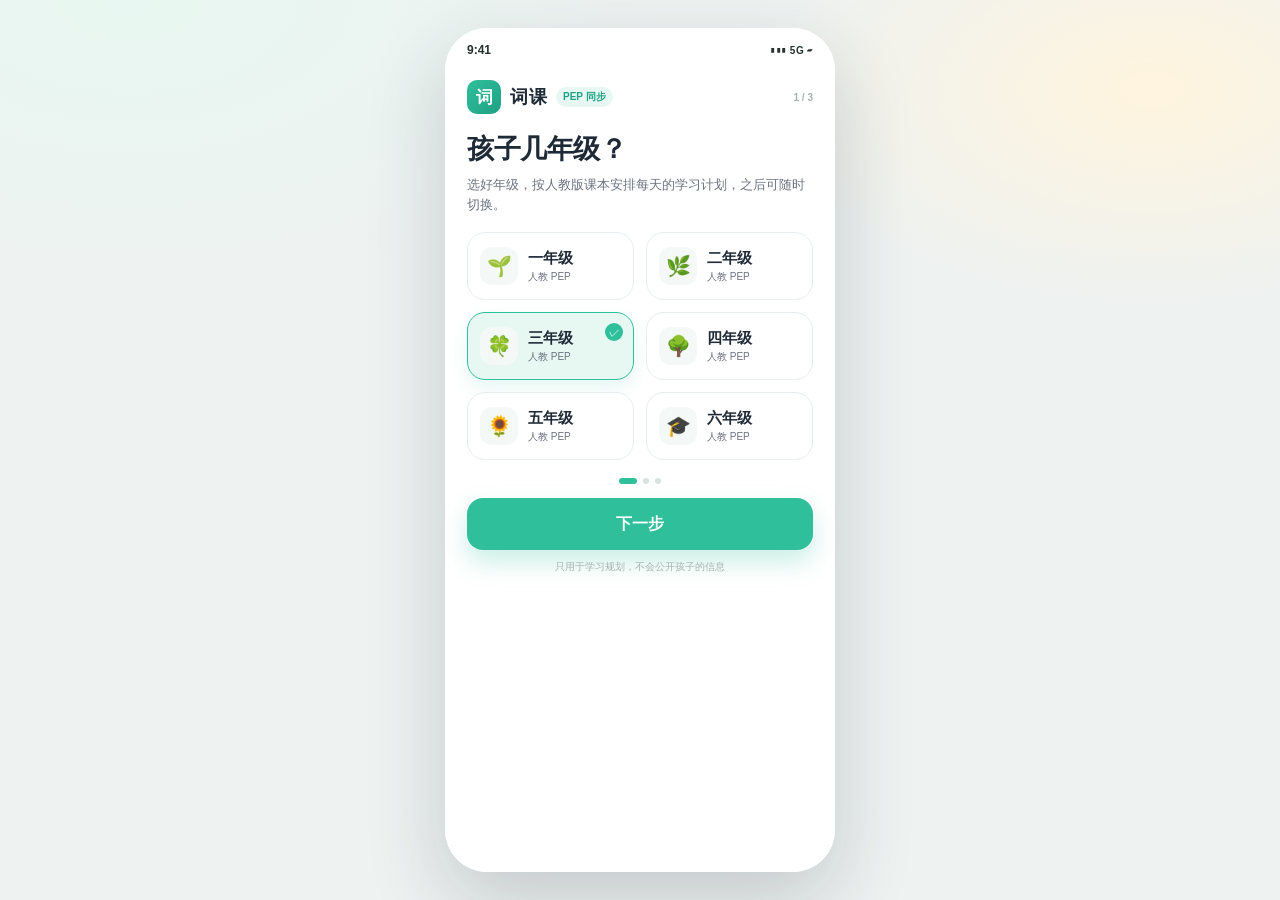
<file: index.html>
<!DOCTYPE html>
<html lang="zh-CN">
<head>
<meta charset="UTF-8">
<meta name="viewport" content="width=device-width, initial-scale=1, maximum-scale=1, viewport-fit=cover">
<title>词课 · 交互原型</title>
<style>
  :root{
    --green:#2FBF9B; --green-dark:#1FA184; --green-soft:#E7F8F3;
    --orange:#FFB020; --orange-soft:#FFF4DE; --yellow:#FFC94D;
    --blue:#5B8DEF; --blue-soft:#EAF1FF;
    --coral:#FF7A6B; --coral-soft:#FFEDEA;
    --ink:#1F2A37; --muted:#6B7280; --line:#E8EDF0; --bg:#F6F8F7;
  }
  *{box-sizing:border-box;-webkit-tap-highlight-color:transparent;}
  html,body{height:100%;}
  body{margin:0;background:radial-gradient(900px 500px at 10% 0%,#E8F7F1 0%,transparent 60%),
    radial-gradient(700px 400px at 90% 10%,#FFF4DE 0%,transparent 55%),#EEF2F1;
    font-family:-apple-system,BlinkMacSystemFont,"PingFang SC","Hiragino Sans GB","Microsoft YaHei",sans-serif;
    color:var(--ink);display:flex;align-items:center;justify-content:center;overflow:hidden;}
  .phone{width:390px;height:844px;max-height:100vh;background:#fff;border-radius:42px;overflow:hidden;
    box-shadow:0 30px 80px rgba(31,42,55,.2);display:flex;flex-direction:column;position:relative;}
  .status{height:44px;flex:0 0 44px;padding:0 22px;display:flex;align-items:center;justify-content:space-between;
    font-size:12px;font-weight:700;color:#24312D;background:#fff;z-index:5;}
  .status .icons{font-size:10px;letter-spacing:.5px;font-weight:600;}
  .viewport{flex:1;overflow-y:auto;-webkit-overflow-scrolling:touch;position:relative;background:#fff;}
  .view{display:none;min-height:100%;padding:0 22px 96px;animation:fade .22s ease;}
  .view.active{display:block;}
  @keyframes fade{from{opacity:.4;transform:translateY(4px)}to{opacity:1;transform:none}}
  .view.no-pad-bottom{padding-bottom:20px;}
  .topbar{display:flex;align-items:center;justify-content:space-between;padding:4px 0 12px;min-height:44px;}
  .back{width:34px;height:34px;border-radius:11px;background:#F1F5F3;display:flex;align-items:center;justify-content:center;
    font-size:20px;color:#3C4A46;border:none;cursor:pointer;}
  .step{font-size:12px;color:var(--muted);}
  .brand{display:flex;align-items:center;gap:9px;padding-top:8px;}
  .brand .mark{width:34px;height:34px;border-radius:10px;background:linear-gradient(135deg,#2FBF9B,#1FA184);
    color:#fff;display:flex;align-items:center;justify-content:center;font-weight:800;font-size:17px;}
  .brand .name{font-weight:800;font-size:18px;letter-spacing:.5px;}
  .brand .tag{font-size:10px;color:var(--green-dark);background:var(--green-soft);padding:3px 7px;border-radius:999px;font-weight:700;}
  h1{font-size:27px;line-height:1.28;margin:18px 0 8px;letter-spacing:-.4px;}
  h2{font-size:21px;line-height:1.3;margin:8px 0 6px;letter-spacing:-.2px;}
  .sub{font-size:13px;color:var(--muted);line-height:1.6;margin:0 0 16px;}
  .card{background:#fff;border:1px solid var(--line);border-radius:22px;padding:16px;box-shadow:0 8px 24px rgba(31,42,55,.045);}
  .btn{width:100%;height:52px;border-radius:16px;background:var(--green);color:#fff;font-weight:800;font-size:16px;
    border:none;display:flex;align-items:center;justify-content:center;gap:8px;cursor:pointer;
    box-shadow:0 12px 24px rgba(47,191,155,.25);}
  .btn:disabled{opacity:.45;box-shadow:none;cursor:not-allowed;}
  .btn.ghost{background:#fff;color:var(--green-dark);border:1.5px solid #CFEDE5;box-shadow:none;}
  .btn.small{width:auto;height:40px;padding:0 16px;border-radius:12px;font-size:13px;box-shadow:0 6px 14px rgba(47,191,155,.18);}
  .btn.orange{background:linear-gradient(135deg,#FFB020,#FF8A3D);box-shadow:0 12px 24px rgba(255,176,32,.25);}
  .btn.blue{background:linear-gradient(135deg,#5B8DEF,#3F6FD8);box-shadow:0 12px 24px rgba(91,141,239,.25);}
  .steps{display:flex;align-items:center;gap:6px;justify-content:center;margin:18px 0 14px;}
  .steps i{width:6px;height:6px;border-radius:50%;background:#D8E2DF;display:block;transition:.2s;}
  .steps i.on{width:18px;border-radius:99px;background:var(--green);}
  .grade-grid{display:grid;grid-template-columns:1fr 1fr;gap:12px;}
  .grade{border:1.5px solid var(--line);border-radius:18px;padding:14px 12px;background:#fff;
    display:flex;align-items:center;gap:10px;position:relative;cursor:pointer;transition:.15s;}
  .grade:active{transform:scale(.98);}
  .grade .emoji{width:38px;height:38px;border-radius:12px;background:#F4F8F6;display:flex;align-items:center;justify-content:center;font-size:20px;}
  .grade .t{font-weight:800;font-size:15px;} .grade .d{font-size:10px;color:var(--muted);margin-top:2px;}
  .grade.on{border-color:var(--green);background:var(--green-soft);box-shadow:0 8px 18px rgba(47,191,155,.12);}
  .grade .check{position:absolute;right:10px;top:10px;width:18px;height:18px;border-radius:50%;background:var(--green);
    color:#fff;font-size:11px;display:none;align-items:center;justify-content:center;}
  .grade.on .check{display:flex;}
  .book-card{display:flex;gap:14px;align-items:center;border-radius:20px;padding:14px;background:linear-gradient(135deg,#FFF7E8,#FFFDF8);border:1px solid #F4E5C8;}
  .book-cover{width:78px;height:104px;border-radius:10px;background:linear-gradient(160deg,#FFD98A,#FFB84D);
    box-shadow:0 10px 18px rgba(255,176,32,.2);display:flex;flex-direction:column;align-items:center;justify-content:center;color:#7A4A00;position:relative;overflow:hidden;}
  .book-cover:before{content:"";position:absolute;left:8px;top:0;bottom:0;width:4px;background:rgba(255,255,255,.5);}
  .book-cover .en{font-size:18px;font-weight:900;letter-spacing:1px;}
  .book-cover .cn{font-size:9px;font-weight:700;margin-top:2px;opacity:.8;}
  .book-info .t{font-weight:800;font-size:15px;} .book-info .d{font-size:11px;color:var(--muted);margin-top:4px;line-height:1.5;}
  .pill{display:inline-flex;align-items:center;gap:4px;font-size:10px;font-weight:700;color:var(--green-dark);background:var(--green-soft);border-radius:999px;padding:4px 8px;}
  .toggle{display:flex;background:#F1F5F3;border-radius:14px;padding:4px;margin:16px 0 14px;}
  .toggle div{flex:1;text-align:center;font-size:13px;font-weight:700;color:#8A9692;padding:9px 0;border-radius:10px;cursor:pointer;}
  .toggle div.on{background:#fff;color:var(--ink);box-shadow:0 4px 10px rgba(31,42,55,.08);}
  .chips{display:flex;flex-wrap:wrap;gap:8px;}
  .chip{font-size:11px;color:#5C6A66;background:#F4F7F6;border:1px solid #E7EEEC;border-radius:999px;padding:7px 10px;cursor:pointer;}
  .chip.on{background:var(--green-soft);border-color:#BFEADF;color:var(--green-dark);font-weight:700;}
  .chip.disabled{opacity:.45;cursor:not-allowed;}
  .unit-chips{display:flex;gap:8px;flex-wrap:wrap;margin:8px 0 16px;}
  .unit-chip{width:46px;height:46px;border-radius:14px;border:1.5px solid var(--line);background:#fff;
    display:flex;align-items:center;justify-content:center;font-size:13px;font-weight:800;color:#5C6A66;cursor:pointer;}
  .unit-chip.on{background:var(--green);border-color:var(--green);color:#fff;box-shadow:0 8px 16px rgba(47,191,155,.22);}
  .lesson-row{display:flex;gap:8px;margin:10px 0 14px;}
  .lesson{flex:1;border:1.5px solid var(--line);border-radius:13px;padding:10px 6px;text-align:center;font-size:12px;font-weight:700;color:#5C6A66;background:#fff;cursor:pointer;}
  .lesson.on{border-color:var(--green);background:var(--green-soft);color:var(--green-dark);}
  .summary{background:#F7FBF9;border:1px dashed #CFEDE5;border-radius:16px;padding:12px 14px;margin:6px 0 14px;}
  .summary .row{display:flex;justify-content:space-between;align-items:center;font-size:11px;color:#5C6A66;margin:6px 0;}
  .summary .row b{color:var(--ink);}
  .info-dot{display:inline-flex;align-items:center;justify-content:center;width:15px;height:15px;margin-left:3px;
    border-radius:50%;background:#EAF1FF;color:#5B8DEF;font-size:9px;font-weight:800;font-style:normal;cursor:pointer;vertical-align:1px;}
  .link{font-size:12px;color:var(--green-dark);font-weight:700;text-align:center;padding:8px 0;cursor:pointer;}
  .plan-list{display:flex;flex-direction:column;gap:8px;margin:10px 0 14px;}
  .plan-row{display:flex;align-items:center;gap:10px;padding:10px 12px;border-radius:14px;background:#FBFDFC;border:1px solid #EEF3F1;}
  .plan-row .day{width:40px;font-size:11px;font-weight:800;color:#5C6A66;}
  .plan-row .tasks{flex:1;display:flex;gap:6px;flex-wrap:wrap;}
  .task-tag{font-size:10px;padding:4px 7px;border-radius:7px;background:#fff;border:1px solid #E7EEEC;color:#5C6A66;}
  .task-tag.new{background:var(--green-soft);border-color:#CFEDE5;color:var(--green-dark);}
  .task-tag.rev{background:var(--blue-soft);border-color:#D6E2FF;color:#3F6FD8;}
  .task-tag.check{background:var(--orange-soft);border-color:#FFE3AE;color:#B26A00;}
  .stat3{display:grid;grid-template-columns:repeat(3,1fr);gap:8px;margin:10px 0 14px;}
  .stat3 .s{background:#F7FBF9;border-radius:14px;padding:10px 6px;text-align:center;}
  .stat3 .n{font-size:18px;font-weight:900;} .stat3 .l{font-size:10px;color:var(--muted);margin-top:2px;}
  .hello{display:flex;align-items:center;justify-content:space-between;padding:4px 0 2px;}
  .hello .who{display:flex;align-items:center;gap:10px;}
  .avatar{width:42px;height:42px;border-radius:14px;background:linear-gradient(135deg,#FFE7A8,#FFC95C);display:flex;align-items:center;justify-content:center;font-size:22px;}
  .hello .t{font-size:17px;font-weight:900;} .hello .d{font-size:11px;color:var(--muted);margin-top:2px;}
  .edit-progress{font-size:9px;font-weight:800;color:var(--green-dark);background:var(--green-soft);border-radius:999px;padding:2px 6px;cursor:pointer;}
  .ring-wrap{display:flex;align-items:center;gap:16px;padding:12px 0 4px;}
  .ring{width:92px;height:92px;border-radius:50%;background:conic-gradient(var(--green) 0 0%, #E9F1EE 0 100%);cursor:pointer;
    display:flex;align-items:center;justify-content:center;position:relative;transition:.4s;}
  .ring:after{content:"";position:absolute;inset:9px;border-radius:50%;background:#fff;}
  .ring .in{position:relative;z-index:2;text-align:center;}
  .ring .n{font-size:22px;font-weight:900;} .ring .l{font-size:9px;color:var(--muted);}
  .today-title{font-size:19px;font-weight:900;} .today-sub{font-size:11px;color:var(--muted);margin-top:3px;line-height:1.5;}
  .task-card{display:flex;align-items:center;gap:12px;padding:14px;border-radius:16px;border:1px solid #EEF3F1;background:#fff;margin-bottom:10px;}
  .task-icon{width:42px;height:42px;border-radius:13px;display:flex;align-items:center;justify-content:center;font-size:21px;}
  .task-icon.g{background:var(--green-soft);} .task-icon.b{background:var(--blue-soft);} .task-icon.o{background:var(--orange-soft);}
  .task-main{flex:1;} .task-main .t{font-size:14px;font-weight:800;} .task-main .d{font-size:10px;color:var(--muted);margin-top:2px;}
  .task-go{font-size:11px;font-weight:800;color:var(--green-dark);background:var(--green-soft);border-radius:999px;padding:7px 10px;border:none;cursor:pointer;}
  .task-go.done{color:#8A9692;background:#F1F5F3;}
  .bar{height:8px;border-radius:99px;background:#EDF2F0;overflow:hidden;}
  .bar > i{display:block;height:100%;border-radius:99px;background:linear-gradient(90deg,#2FBF9B,#6AD9BE);transition:.4s;}
  .unit-line{display:flex;justify-content:space-between;font-size:11px;color:#5C6A66;margin-bottom:7px;}
  .tip{font-size:11px;color:#7B8A85;background:#F7FBF9;border-radius:12px;padding:10px 12px;line-height:1.6;}
  #s-home.active{display:flex;flex-direction:column;}
  .today-top{background:linear-gradient(135deg,#FFF7E4,#FFFDF8);border:1px solid #F4E3BC;border-radius:16px;padding:11px 12px;margin:12px 0 12px;cursor:pointer;}
  .tt-row{display:flex;justify-content:space-between;align-items:baseline;}
  .tt-title{font-size:11px;color:#8A6A20;}
  .tt-title b{font-size:15px;color:#7A4A00;}
  .tt-title span{color:#8A6A20;}
  .tt-reward{font-size:10px;font-weight:800;color:#B26A00;}
  .today-top .bar{height:7px;background:#F4E8CC;margin-top:8px;}
  .today-top .bar > i{background:linear-gradient(90deg,#FFB020,#FFD166);}
  .reward-strip{background:linear-gradient(135deg,#FFF7E4,#FFFDF8);border:1px solid #F4E3BC;border-radius:16px;padding:10px 12px;margin:2px 0 10px;}
  .rs-top{display:flex;justify-content:space-between;align-items:center;font-size:10px;color:#8A6A20;}
  .rs-top b{font-size:10px;color:#8A6A20;}
  .rs-top span{font-size:10px;font-weight:800;color:#B26A00;}
  .reward-strip .bar{height:6px;background:#F4E8CC;margin-top:7px;}
  .reward-strip .bar > i{background:linear-gradient(90deg,#FFB020,#FFD166);}
  .rs-tasks{display:flex;gap:6px;margin-top:7px;}
  .rs-tasks span{flex:1;text-align:center;font-size:9px;color:#9A7A40;background:#fff;border:1px solid #F4E3BC;border-radius:7px;padding:4px 2px;}
  .rs-tasks span.done{color:var(--green-dark);border-color:#BFEADF;background:var(--green-soft);font-weight:800;}
  .rs-tasks span.done:before{content:"✓ ";}
  .rs-foot{font-size:9px;color:#8A6A20;margin-top:7px;line-height:1.4;}
  .reward-card{background:linear-gradient(135deg,#FFF7E4,#FFFDF8);border:1px solid #F4E3BC;border-radius:22px;padding:14px 15px;margin-top:12px;}
  .rw-head{display:flex;justify-content:space-between;align-items:center;font-size:11px;color:#8A6A20;}
  .rw-head span{font-size:10px;font-weight:800;color:#B26A00;}
  .rw-main{display:flex;align-items:baseline;gap:6px;margin-top:5px;}
  .rw-main b{font-size:30px;font-weight:900;color:#B26A00;}
  .rw-main span{font-size:10px;color:#9A7A40;font-weight:700;}
  .rw-grid{display:grid;grid-template-columns:repeat(3,1fr);gap:7px;margin-top:9px;}
  .rw-item{background:#fff;border:1px solid #F4E3BC;border-radius:10px;padding:7px 4px;text-align:center;}
  .rw-item span{display:block;font-size:9px;color:#9A7A40;}
  .rw-item b{font-size:11px;color:#B26A00;margin-top:1px;display:block;}
  .rw-item.done{background:#FFF1D6;border-color:#FFD166;}
  .rw-item.done span:before{content:"✓ ";color:#1FA184;}
  .reward-card .bar{height:7px;background:#F4E8CC;margin-top:10px;}
  .reward-card .bar > i{background:linear-gradient(90deg,#FFB020,#FFD166);}
  .rw-foot{font-size:9px;color:#8A6A20;margin-top:7px;line-height:1.5;}
  .resume-banner{display:flex;align-items:center;gap:9px;background:#EAF9F4;border:1px solid #CDEDE4;border-radius:14px;padding:10px 12px;margin-bottom:10px;cursor:pointer;}
  .rb-ico{width:30px;height:30px;border-radius:10px;background:#fff;display:flex;align-items:center;justify-content:center;color:var(--green-dark);font-size:15px;flex:0 0 30px;}
  .rb-main{flex:1;}
  .rb-t{font-size:11px;font-weight:800;color:var(--green-dark);}
  .rb-d{font-size:9px;color:#5C8A7C;margin-top:1px;}
  .rb-go{font-size:9px;font-weight:800;color:var(--green-dark);}
  .home-checkin{background:#fff;border:1px solid var(--line);border-radius:18px;padding:14px;margin-top:14px;box-shadow:0 8px 24px rgba(31,42,55,.04);}
  .home-footer{display:flex;align-items:center;gap:10px;background:#F7FBF9;border-radius:14px;padding:11px 12px;margin-top:auto;margin-bottom:2px;}
  .hf-icon{width:30px;height:30px;border-radius:10px;background:#fff;display:flex;align-items:center;justify-content:center;font-size:15px;flex:0 0 30px;}
  .hf-t{font-size:10px;font-weight:800;color:#4A5A55;}
  .hf-d{font-size:9px;color:#8A9692;margin-top:2px;line-height:1.5;}
  .hc-top{display:flex;justify-content:space-between;align-items:center;margin-bottom:11px;}
  .hc-left{display:flex;align-items:center;gap:6px;font-size:13px;}
  .hc-flame{font-size:16px;}
  .hc-week{font-size:10px;font-weight:800;color:var(--green-dark);}
  .hc-tip{font-size:9px;color:#8A6A20;background:#FFF8E8;border-radius:10px;padding:7px 9px;margin-top:10px;line-height:1.5;}
  .five{display:flex;align-items:center;gap:6px;justify-content:center;margin:2px 0 16px;}
  .five .s{display:flex;align-items:center;gap:5px;font-size:10px;color:#A7B3AF;}
  .five .dot{width:26px;height:26px;border-radius:50%;background:#EDF2F0;display:flex;align-items:center;justify-content:center;font-size:11px;font-weight:800;color:#9AA6A2;}
  .five .s.on .dot{background:var(--orange);color:#fff;box-shadow:0 6px 12px rgba(255,176,32,.25);}
  .five .s.on{color:#B26A00;font-weight:800;}
  .five .s.done .dot{background:var(--green);color:#fff;} .five .s.done{color:var(--green-dark);}
  .word{font-size:48px;font-weight:900;text-align:center;letter-spacing:-1px;margin:8px 0 6px;}
  .phonetic{display:flex;align-items:center;justify-content:center;gap:7px;font-size:14px;color:#5C6A66;margin-bottom:12px;}
  .speaker{width:30px;height:30px;border-radius:50%;background:var(--green-soft);color:var(--green-dark);display:flex;align-items:center;justify-content:center;font-size:14px;border:none;cursor:pointer;}
  .meaning{text-align:center;font-size:15px;font-weight:700;margin:4px 0 12px;}
  .emoji-big{font-size:64px;text-align:center;line-height:1;margin:4px 0 12px;}
  .example{background:#F7FBF9;border-radius:16px;padding:12px 14px;margin:6px 0 12px;}
  .example .en{font-size:14px;font-weight:700;} .example .cn{font-size:11px;color:var(--muted);margin-top:4px;}
  .letters{display:flex;justify-content:center;gap:7px;margin:8px 0 14px;}
  .letters span{width:38px;height:46px;border-radius:10px;background:#fff;border:1.5px solid #E7EEEC;display:flex;align-items:center;justify-content:center;font-size:18px;font-weight:800;color:#2F6F60;}
  .gear{width:34px;height:34px;border-radius:11px;border:none;background:#F1F5F3;font-size:16px;display:flex;align-items:center;justify-content:center;cursor:pointer;}
  .learn-actions{display:flex;gap:6px;margin-top:6px;}
  .learn-actions .a{flex:1;height:44px;border-radius:13px;background:#F4F7F6;display:flex;align-items:center;justify-content:center;font-size:11px;font-weight:700;color:#5C6A66;border:none;cursor:pointer;white-space:nowrap;}
  .learn-actions .a.main{background:var(--green);color:#fff;box-shadow:0 8px 16px rgba(47,191,155,.22);}
  .setting-row{display:flex;align-items:center;justify-content:space-between;padding:12px 0;border-bottom:1px solid #EEF3F1;font-size:12px;}
  .setting-title{font-size:12px;font-weight:800;margin-bottom:9px;}
  .setting-hint{font-size:9px;color:#8A9692;margin-top:7px;}
  .setting-label{font-size:10px;color:#8A9692;font-weight:700;margin:12px 0 7px;}
  .switch.on{background:var(--green);}
  .switch.on:after{left:21px;}
  .seg{display:flex;background:#F1F5F3;border-radius:12px;padding:3px;margin-bottom:4px;}
  .seg div{flex:1;text-align:center;font-size:11px;font-weight:700;color:#8A9692;padding:8px 0;border-radius:9px;cursor:pointer;}
  .seg div.on{background:#fff;color:var(--ink);box-shadow:0 3px 8px rgba(31,42,55,.08);}
  .detail-sheet{height:90%;max-height:90%;display:flex;flex-direction:column;padding-bottom:calc(12px + env(safe-area-inset-bottom));}
  .detail-head{display:flex;justify-content:space-between;align-items:flex-start;flex:0 0 auto;}
  .detail-word{font-size:28px;font-weight:900;letter-spacing:-.5px;}
  .detail-phonetic{font-size:13px;color:#5C6A66;margin:4px 0 8px;display:flex;align-items:center;gap:6px;}
  .detail-close{width:30px;height:30px;border-radius:50%;border:none;background:#F1F5F3;font-size:18px;color:#6B7280;cursor:pointer;}
  .detail-tabs{display:flex;gap:6px;overflow-x:auto;padding:2px 0 10px;flex:0 0 auto;}
  .detail-tabs::-webkit-scrollbar{display:none;}
  .detail-tab{flex:0 0 auto;font-size:10px;font-weight:700;color:#8A9692;background:#F4F7F6;border-radius:999px;padding:7px 10px;cursor:pointer;}
  .detail-tab.on{background:var(--green-soft);color:var(--green-dark);}
  .detail-content{flex:1;overflow-y:auto;padding:2px 0 8px;}
  .detail-actions{display:flex;gap:8px;flex:0 0 auto;padding-top:10px;border-top:1px solid #EEF3F1;}
  .detail-block{background:#F7FBF9;border-radius:14px;padding:11px 12px;margin-bottom:9px;}
  .detail-block .k{font-size:9px;font-weight:800;color:#8A9692;margin-bottom:4px;}
  .detail-block .v{font-size:13px;line-height:1.6;}
  .freq-card{background:linear-gradient(135deg,#FFF7E4,#FFFDF8);border:1px solid #F4E3BC;border-radius:16px;padding:14px;margin-bottom:10px;}
  .freq-top{display:flex;justify-content:space-between;align-items:center;font-size:9px;color:#8A6A20;}
  .freq-n{font-size:34px;font-weight:900;color:#B26A00;margin:6px 0 1px;}
  .freq-n small{font-size:11px;font-weight:700;color:#8A6A20;}
  .freq-stars{font-size:13px;color:#FFB020;letter-spacing:2px;margin-top:3px;}
  .freq-note{font-size:10px;color:#8A6A20;margin-top:7px;line-height:1.5;}
  .form-row{display:flex;justify-content:space-between;padding:10px 0;border-bottom:1px solid #EEF3F1;font-size:12px;}
  .form-row:last-child{border-bottom:none;}
  .form-row span{color:#6B7280;}
  .form-row b{font-weight:800;}
  .collo-item{display:flex;gap:8px;padding:9px 0;border-bottom:1px solid #EEF3F1;font-size:12px;line-height:1.5;}
  .collo-item:last-child{border-bottom:none;}
  .collo-item:before{content:"·";color:var(--green);font-weight:900;}
  .example-row{display:flex;gap:8px;padding:10px 0;border-bottom:1px solid #EEF3F1;}
  .example-row:last-child{border-bottom:none;}
  .example-row .txt{flex:1;font-size:12px;line-height:1.5;}
  .example-row .txt small{display:block;color:#8A9692;font-size:10px;margin-top:2px;}
  .video-card{background:linear-gradient(135deg,#145A4A,#0F766E);border-radius:16px;padding:20px 14px;text-align:center;color:#fff;}
  .video-play{width:52px;height:52px;border-radius:50%;background:rgba(255,255,255,.18);border:1px solid rgba(255,255,255,.3);display:flex;align-items:center;justify-content:center;font-size:20px;margin:0 auto 9px;cursor:pointer;}
  .video-card .vt{font-size:12px;font-weight:800;}
  .video-card .vd{font-size:9px;color:rgba(255,255,255,.65);margin-top:3px;}
  .slot.wrong{border-color:var(--coral)!important;background:var(--coral-soft)!important;animation:shake .28s;}
  @keyframes shake{25%{transform:translateX(-3px)}75%{transform:translateX(3px)}}
  .mic-wrap{display:flex;flex-direction:column;align-items:center;gap:10px;margin:22px 0 16px;}
  .mic{width:112px;height:112px;border-radius:50%;background:linear-gradient(135deg,#2FBF9B,#1FA184);display:flex;align-items:center;justify-content:center;font-size:44px;color:#fff;box-shadow:0 18px 34px rgba(47,191,155,.32);position:relative;border:none;cursor:pointer;}
  .mic:before{content:"";position:absolute;inset:-10px;border-radius:50%;border:2px solid rgba(47,191,155,.18);}
  .mic.recording{animation:pulse 1s infinite;} @keyframes pulse{50%{transform:scale(1.06)}}
  .mic-label{font-size:13px;font-weight:800;color:var(--green-dark);}
  .score{background:linear-gradient(135deg,#FFF8E8,#FFFDF7);border:1px solid #FFE7B8;border-radius:16px;padding:12px 14px;display:flex;align-items:center;justify-content:space-between;margin-top:6px;}
  .score .n{font-size:22px;font-weight:900;color:#B26A00;} .stars{color:#FFB020;font-size:14px;letter-spacing:2px;}
  .question{font-size:19px;font-weight:900;text-align:center;margin:14px 0 16px;line-height:1.4;}
  .options{display:flex;flex-direction:column;gap:10px;}
  .option{display:flex;align-items:center;gap:12px;padding:14px;border-radius:16px;border:1.5px solid var(--line);background:#fff;font-size:15px;font-weight:700;cursor:pointer;}
  .option .e{font-size:26px;} .option.on{border-color:var(--green);background:var(--green-soft);box-shadow:0 8px 18px rgba(47,191,155,.12);}
  .option.correct{border-color:var(--green);background:#F0FBF4;} .option.wrong{border-color:var(--orange);background:var(--orange-soft);}
  .option .right{margin-left:auto;width:20px;height:20px;border-radius:50%;background:var(--green);color:#fff;display:flex;align-items:center;justify-content:center;font-size:11px;}
  .tiles{display:flex;justify-content:center;gap:8px;margin:18px 0 16px;flex-wrap:wrap;}
  .tile{width:46px;height:52px;border-radius:12px;background:#fff;border:1.5px solid #E7EEEC;display:flex;align-items:center;justify-content:center;font-size:20px;font-weight:800;color:#2F6F60;box-shadow:0 4px 10px rgba(31,42,55,.05);cursor:pointer;}
  .tile.used{opacity:.25;pointer-events:none;}
  .slots{display:flex;justify-content:center;gap:8px;margin:10px 0 4px;}
  .slot{width:46px;height:52px;border-radius:12px;border:2px dashed #CFE6DF;background:#FBFDFC;display:flex;align-items:center;justify-content:center;font-size:20px;font-weight:800;color:#2F6F60;cursor:pointer;}
  .slot.filled{border-style:solid;border-color:var(--green);background:var(--green-soft);}
  .write-box{background:#FBFDFC;border:1.5px solid #DDEBE6;border-radius:16px;padding:16px;display:flex;align-items:center;margin:14px 0 8px;}
  .write-box input{border:none;outline:none;background:transparent;font-size:20px;font-weight:800;color:#2F6F60;width:100%;letter-spacing:2px;}
  .write-box input::placeholder{color:#B0BCB8;font-weight:400;letter-spacing:0;font-size:13px;}
  .toggle-line{display:flex;align-items:center;justify-content:space-between;font-size:12px;color:#5C6A66;margin:8px 0 14px;}
  .switch{width:42px;height:24px;border-radius:99px;background:#DDE7E4;position:relative;}
  .switch:after{content:"";position:absolute;width:18px;height:18px;border-radius:50%;background:#fff;top:3px;left:3px;box-shadow:0 2px 4px rgba(0,0,0,.15);}
  .review-head{display:flex;align-items:flex-end;justify-content:space-between;margin:6px 0 10px;}
  .review-head .t{font-size:24px;font-weight:900;} .review-head .d{font-size:11px;color:var(--muted);}
  .due-list{display:flex;flex-direction:column;gap:8px;margin:10px 0 14px;}
  .due{display:flex;align-items:center;gap:10px;padding:11px 12px;border-radius:14px;background:#FBFDFC;border:1px solid #EEF3F1;}
  .due .w{font-size:15px;font-weight:800;flex:1;} .due .tag{font-size:10px;padding:4px 7px;border-radius:7px;background:#fff;border:1px solid #E7EEEC;color:#6B7280;}
  .due .dot{width:8px;height:8px;border-radius:50%;background:var(--green);} .due .dot.warn{background:var(--orange);} .due .dot.bad{background:var(--coral);}
  .mini2{display:grid;grid-template-columns:1fr 1fr;gap:10px;margin:8px 0 12px;}
  .mini2 .m{background:#F7FBF9;border-radius:15px;padding:12px;} .mini2 .n{font-size:20px;font-weight:900;} .mini2 .l{font-size:10px;color:var(--muted);margin-top:2px;}
  .dictation-card{background:linear-gradient(135deg,#EAF1FF,#F7FAFF);border:1px solid #D6E2FF;border-radius:22px;padding:22px 16px;text-align:center;margin:12px 0 14px;}
  .dictation-card .big-speaker{width:84px;height:84px;border-radius:50%;background:#fff;margin:0 auto 10px;display:flex;align-items:center;justify-content:center;font-size:34px;color:#3F6FD8;box-shadow:0 10px 22px rgba(91,141,239,.18);border:none;cursor:pointer;}
  .dictation-card .t{font-size:15px;font-weight:800;color:#2E4E9A;} .dictation-card .d{font-size:11px;color:#6B7FA8;margin-top:4px;}
  .dots{display:flex;gap:5px;justify-content:center;margin:10px 0 6px;} .dots i{width:7px;height:7px;border-radius:50%;background:#DDE5F5;} .dots i.on{background:#5B8DEF;} .dots i.done{background:#2FBF9B;}
  .input-line{border-bottom:2px solid #DDEBE6;padding:8px 4px;margin:8px 0 6px;}
  .input-line input{border:none;outline:none;width:100%;text-align:center;font-size:22px;font-weight:800;color:#2F6F60;letter-spacing:4px;background:transparent;}
  .input-line input::placeholder{font-size:13px;letter-spacing:0;color:#B0BCB8;font-weight:400;}
  .trophy{text-align:center;margin:18px 0 6px;}
  .trophy .cup{font-size:76px;line-height:1;filter:drop-shadow(0 12px 18px rgba(255,176,32,.28));}
  .trophy .t{font-size:26px;font-weight:900;margin-top:6px;} .trophy .d{font-size:12px;color:var(--muted);margin-top:4px;}
  .report-stats{display:grid;grid-template-columns:1fr 1fr;gap:10px;margin:10px 0 12px;}
  .report-stats .s{background:#F7FBF9;border-radius:15px;padding:12px;} .report-stats .n{font-size:22px;font-weight:900;} .report-stats .l{font-size:10px;color:var(--muted);margin-top:2px;}
  .chart{display:flex;align-items:flex-end;gap:10px;height:92px;padding:8px 6px 0;margin:6px 0 12px;border-bottom:1px solid #EEF3F1;}
  .chart .col{flex:1;display:flex;flex-direction:column;align-items:center;gap:4px;height:100%;justify-content:flex-end;}
  .chart .bar2{width:18px;border-radius:6px 6px 3px 3px;background:linear-gradient(180deg,#6AD9BE,#2FBF9B);}
  .chart .lab{font-size:9px;color:#9AA6A2;}
  .weak-chips{display:flex;gap:7px;flex-wrap:wrap;margin:6px 0 12px;}
  .weak{font-size:11px;font-weight:700;color:#B26A00;background:var(--orange-soft);border:1px solid #FFE3AE;border-radius:999px;padding:6px 9px;}
  .suggest{font-size:11px;color:#5C6A66;line-height:1.8;}
  .unit-list{display:flex;flex-direction:column;gap:9px;margin:10px 0 12px;}
  .unit-row{display:flex;align-items:center;gap:10px;padding:12px;border-radius:15px;background:#fff;border:1px solid #EEF3F1;}
  .unit-row.on{border-color:var(--green);background:var(--green-soft);}
  .unit-row .u{width:52px;font-size:11px;font-weight:900;color:#5C6A66;} .unit-row .info{flex:1;}
  .unit-row .t{font-size:13px;font-weight:800;} .unit-row .d{font-size:10px;color:var(--muted);margin-top:2px;}
  .unit-row .st{font-size:10px;font-weight:800;color:var(--green-dark);} .unit-row .st.gray{color:#9AA6A2;}
  /* 课本：学习成就地图 */
  .ach-card{background:linear-gradient(135deg,#FFF7E4,#FFFDF8);border:1px solid #F4E3BC;border-radius:22px;padding:15px;margin:4px 0 10px;}
  .ach-head{display:flex;justify-content:space-between;align-items:center;font-size:10px;color:#9A7A40;}
  .ach-head b{font-size:11px;color:#8A6A20;}
  .ach-time{font-size:22px;font-weight:900;color:#7A4A00;margin-top:7px;letter-spacing:-.3px;}
  .ach-time b{font-size:31px;}
  .ach-time-label{font-size:10px;color:#9A7A40;margin-top:1px;}
  .ach-grid{display:grid;grid-template-columns:repeat(3,1fr);gap:8px;margin-top:12px;padding-top:12px;border-top:1px solid #F1E3C8;}
  .ach-grid div{text-align:center;}
  .ach-grid b{font-size:17px;font-weight:900;color:#7A4A00;}
  .ach-grid span{display:block;font-size:9px;color:#9A7A40;margin-top:2px;}
  .rank-row{display:flex;align-items:center;gap:7px;background:#fff;border:1px solid #F1E3C8;border-radius:12px;padding:9px 10px;margin-top:11px;cursor:pointer;}
  .rank-ico{font-size:14px;}
  .rank-t{font-size:11px;font-weight:800;color:#7A4A00;}
  .rank-n{margin-left:auto;font-size:10px;font-weight:800;color:#B26A00;}
  .rank-go{color:#C9A45C;font-size:12px;}
  .ach-foot{display:flex;justify-content:space-between;font-size:9px;color:#9A7A40;margin-top:9px;}
  .week-card{background:#fff;border:1px solid var(--line);border-radius:20px;padding:14px;margin-bottom:11px;box-shadow:0 8px 24px rgba(31,42,55,.04);}
  .week-head{display:flex;justify-content:space-between;align-items:center;font-size:12px;margin-bottom:11px;}
  .week-head span{color:var(--green-dark);font-size:10px;font-weight:800;}
  .week-days{display:flex;gap:6px;justify-content:space-between;}
  .wd{flex:1;display:flex;flex-direction:column;align-items:center;gap:4px;font-size:9px;color:#9AA6A2;}
  .wd i{width:30px;height:30px;border-radius:50%;background:#F1F5F3;display:flex;align-items:center;justify-content:center;font-size:11px;font-style:normal;font-weight:800;color:#B0BCB8;}
  .wd.done i{background:var(--green);color:#fff;}
  .wd.today i{background:#fff;border:2px solid var(--green);color:var(--green-dark);box-shadow:0 4px 10px rgba(47,191,155,.18);}
  .wd.today{color:var(--green-dark);font-weight:800;}
  .week-tip{font-size:10px;color:#8A6A20;background:#FFF8E8;border-radius:10px;padding:7px 9px;margin-top:11px;line-height:1.5;}
  .current-card{background:linear-gradient(135deg,#EAF9F4,#F8FDFB);border:1px solid #CDEDE4;border-radius:22px;padding:15px;margin:10px 0 12px;}
  .cu-head{display:flex;align-items:center;gap:7px;font-size:10px;color:#5C6A66;}
  .cu-title{font-size:19px;font-weight:900;margin:7px 0 3px;}
  .cu-meta{display:flex;gap:10px;align-items:baseline;font-size:10px;color:#6B7280;margin-bottom:8px;}
  .cu-meta b{font-size:17px;color:var(--ink);}
  .cu-actions{display:flex;gap:8px;margin-top:12px;}
  .cu-actions .btn{height:40px;font-size:12px;flex:1;}
  .section-title{display:flex;justify-content:space-between;align-items:center;margin:14px 0 8px;font-size:13px;}
  .section-title span{font-size:10px;color:#8A9692;font-weight:600;}
  .cum-line{display:flex;align-items:center;gap:11px;padding:3px 2px 12px;border-bottom:1px solid #EEF3F1;margin-bottom:12px;}
  .cl-label{font-size:9px;color:#9AA6A2;font-weight:700;}
  .cl-item{font-size:8px;color:#9AA6A2;}
  .cl-item b{font-size:13px;color:#1F2A37;margin-right:2px;}
  .cl-rank{margin-left:auto;font-size:9px;font-weight:800;color:#B26A00;background:#FFF4DE;border:1px solid #FFE3AE;border-radius:999px;padding:4px 7px;cursor:pointer;}
  .week-panel{background:linear-gradient(135deg,#EAF9F4,#F8FDFB);border:1px solid #CDEDE4;border-radius:20px;padding:14px;margin-bottom:12px;}
  .wp-top{display:flex;justify-content:space-between;align-items:center;font-size:9px;color:#5C6A66;}
  .wp-main{display:flex;align-items:flex-end;justify-content:space-between;margin:8px 0 10px;}
  .wp-n{font-size:34px;font-weight:900;line-height:1;}
  .wp-k{font-size:8px;color:#6B7280;margin-top:3px;}
  .wp-spark{display:flex;align-items:flex-end;gap:4px;height:36px;width:118px;}
  .wp-spark i{flex:1;background:#9BE3CE;border-radius:3px 3px 1px 1px;}
  .wp-spark i.on{background:#2FBF9B;}
  .wp-stats{display:flex;gap:6px;}
  .wp-stats > div{flex:1;text-align:center;background:#fff;border-radius:8px;padding:6px 2px;}
  .wp-stats b{display:block;font-size:12px;color:#1F2A37;margin-bottom:1px;}
  .wp-stats span{font-size:8px;color:#6B7280;}
  .wp-link{font-size:8px;font-weight:800;color:#1FA184;text-align:right;margin-top:8px;cursor:pointer;}
  .map-row{display:flex;align-items:center;gap:10px;background:#fff;border:1px solid var(--line);border-radius:14px;padding:11px 12px;cursor:pointer;}
  .mr-ico{width:34px;height:34px;border-radius:10px;background:#E7F8F3;display:flex;align-items:center;justify-content:center;font-size:17px;flex:0 0 34px;}
  .mr-main{flex:1;}
  .mr-main .t{font-size:11px;font-weight:800;}
  .mr-main .d{font-size:8px;color:#8A9692;margin-top:1px;}
  .mr-go{font-size:9px;font-weight:800;color:#1FA184;}
  .bento{display:flex;flex-direction:column;gap:9px;}
  .bento-hero{background:linear-gradient(135deg,#145A4A,#0F766E);border-radius:22px;padding:15px;color:#fff;box-shadow:0 14px 30px rgba(16,70,58,.18);}
  .bh-top{display:flex;justify-content:space-between;align-items:center;font-size:10px;color:rgba(255,255,255,.72);}
  .bh-kicker{font-weight:700;}
  .week-switch.dark{background:rgba(255,255,255,.14);border-color:rgba(255,255,255,.2);color:#FFE3A3;}
  .week-switch.dark .chev{color:#FFE3A3;}
  .bh-main{display:flex;align-items:center;justify-content:space-between;margin:8px 0 2px;}
  .bh-n{font-size:36px;font-weight:900;letter-spacing:-.5px;}
  .bh-trend{font-size:9px;color:#FFE3A3;margin-top:3px;}
  .bh-ring{width:74px;height:74px;border-radius:50%;background:conic-gradient(#FFD166 0 85%,rgba(255,255,255,.16) 85% 100%);display:flex;align-items:center;justify-content:center;position:relative;flex:0 0 74px;}
  .bh-ring:after{content:"";position:absolute;inset:9px;border-radius:50%;background:#145A4A;}
  .bh-ring span{position:relative;z-index:1;font-size:14px;font-weight:900;}
  .bh-link{font-size:9px;color:#FFE3A3;text-align:right;margin-top:5px;cursor:pointer;}
  .bento-row{display:grid;grid-template-columns:1fr 1fr;gap:9px;}
  .bento-tile{background:#fff;border:1px solid var(--line);border-radius:16px;padding:12px;}
  .bt-k{font-size:9px;color:#8A9692;}
  .bt-n{font-size:22px;font-weight:900;margin-top:4px;}
  .bt-s{font-size:8px;color:#9AA6A2;margin-top:2px;}
  .bento-wide{background:#F7FBF9;border-radius:16px;padding:12px;}
  .bw-head{display:flex;justify-content:space-between;font-size:9px;color:#6B7280;}
  .bw-stats{display:flex;justify-content:space-around;text-align:center;margin-top:8px;}
  .bw-stats b{display:block;font-size:15px;}
  .bw-stats span{font-size:8px;color:#9AA6A2;}
  .bento-assess{background:#fff;border:1px solid var(--line);border-radius:16px;padding:12px;}
  .ba-head{display:flex;justify-content:space-between;font-size:11px;font-weight:800;margin-bottom:2px;}
  .ba-head span{color:var(--green-dark);font-size:10px;cursor:pointer;}
  .bento-assess .record-row{border:none;border-top:1px solid #EEF3F1;border-radius:0;padding:10px 0;background:transparent;}
  .bento-assess .record-row:first-of-type{border-top:none;}
  .learn-hero{background:linear-gradient(135deg,#EAF9F4,#F8FDFB);border:1px solid #CDEDE4;border-radius:22px;padding:16px;margin:4px 0 12px;}
  .lh-top{display:flex;justify-content:space-between;align-items:center;font-size:10px;color:#5C6A66;}
  .lh-kicker{font-size:10px;font-weight:800;color:var(--green-dark);background:#fff;border-radius:999px;padding:5px 8px;}
  .week-switch{display:flex;align-items:center;gap:4px;background:#fff;border:1px solid #CFE8DF;border-radius:999px;padding:6px 9px;font-size:10px;font-weight:800;color:var(--green-dark);cursor:pointer;}
  .week-switch .chev{font-size:10px;color:#8AB5A8;line-height:1;}
  .sheet-mask{position:absolute;inset:0;background:rgba(15,23,42,.38);opacity:0;pointer-events:none;transition:.2s;z-index:60;}
  .sheet-mask.show{opacity:1;pointer-events:auto;}
  .sheet{position:absolute;left:0;right:0;bottom:0;background:#fff;border-radius:24px 24px 0 0;padding:10px 18px calc(20px + env(safe-area-inset-bottom));transform:translateY(100%);transition:.25s;z-index:61;max-height:70%;overflow:auto;}
  .sheet.detail-sheet{height:90%;max-height:90%;overflow:hidden;transition:none;}
  .sheet.show{transform:none;}
  .sheet.detail-sheet.show{transform:translateY(0);}
  .sheet-handle{width:36px;height:4px;border-radius:99px;background:#E1E8E5;margin:0 auto 12px;}
  .sheet-title{font-size:14px;font-weight:900;margin-bottom:10px;}
  .week-opt{display:flex;align-items:center;justify-content:space-between;padding:11px 12px;border-radius:14px;border:1px solid var(--line);margin-bottom:8px;cursor:pointer;}
  .week-opt.on{border-color:var(--green);background:var(--green-soft);}
  .week-opt b{font-size:12px;}
  .week-opt span{display:block;font-size:10px;color:var(--muted);margin-top:2px;}
  .week-opt .check{color:var(--green-dark);font-weight:900;display:none;}
  .week-opt.on .check{display:block;}
  .lh-grid{display:grid;grid-template-columns:repeat(4,1fr);gap:6px;padding:10px 0 12px;border-top:1px solid #D9EEE7;border-bottom:1px solid #D9EEE7;margin-bottom:12px;}
  .lh-grid div{text-align:center;}
  .lh-grid b{font-size:17px;font-weight:900;color:var(--ink);}
  .lh-grid span{display:block;font-size:9px;color:#6B7280;margin-top:2px;}
  .learn-hero .btn{width:100%;height:40px;font-size:12px;}
  .pc-note{font-size:11px;color:#5C6A66;line-height:1.6;background:#F7FBF9;border-radius:12px;padding:10px 12px;margin-bottom:10px;}
  .pc-tasks{display:flex;gap:6px;margin-bottom:12px;}
  .pc-tasks span{flex:1;text-align:center;font-size:9px;font-weight:700;color:#9AA6A2;background:#F1F5F3;border-radius:8px;padding:6px 2px;}
  .pc-tasks span.done{color:var(--green-dark);background:var(--green-soft);}
  .pc-diff{display:flex;align-items:center;gap:8px;background:#fff;border:1px solid var(--line);border-radius:14px;padding:11px 12px;margin-bottom:8px;}
  .pc-col{flex:1;}
  .pc-col .k{font-size:9px;color:#9AA6A2;}
  .pc-col .v{font-size:12px;font-weight:800;margin-top:2px;}
  .pc-col.new .v{color:var(--green-dark);}
  .pc-arrow{font-size:14px;color:#C3CDC9;}
  .history-entry{display:flex;align-items:center;justify-content:space-between;background:#fff;border:1px solid var(--line);border-radius:16px;padding:13px 14px;margin-top:12px;cursor:pointer;box-shadow:0 8px 24px rgba(31,42,55,.04);}
  .history-entry .t{font-size:12px;font-weight:800;}
  .history-entry .d{font-size:10px;color:var(--muted);margin-top:2px;}
  .history-entry .go{font-size:10px;font-weight:800;color:var(--green-dark);}
  .history-list{display:flex;flex-direction:column;gap:8px;margin-bottom:12px;}
  .history-row{display:flex;align-items:center;justify-content:space-between;background:#fff;border:1px solid var(--line);border-radius:14px;padding:11px 12px;cursor:pointer;}
  .history-row .t{font-size:12px;font-weight:800;}
  .history-row .d{font-size:10px;color:var(--muted);margin-top:2px;}
  .history-row .go{font-size:16px;color:#C3CDC9;}
  .menu-row{display:flex;justify-content:space-between;align-items:center;padding:12px 0;border-bottom:1px solid #EEF3F1;font-size:12px;font-weight:700;cursor:pointer;}
  .menu-row:last-child{border-bottom:none;}
  .menu-row .mr{font-size:10px;color:var(--muted);font-weight:500;}
  .assess-card{background:#fff;border:1px solid var(--line);border-radius:18px;padding:2px 14px;margin-bottom:12px;}
  .assess-row{display:flex;align-items:center;gap:10px;padding:13px 0;border-bottom:1px solid #EEF3F1;cursor:pointer;}
  .assess-row:last-child{border-bottom:none;}
  .ar-icon{width:36px;height:36px;border-radius:11px;background:#FFF4DE;display:flex;align-items:center;justify-content:center;font-size:18px;flex:0 0 36px;}
  .ar-main{flex:1;}
  .ar-main .t{font-size:13px;font-weight:800;}
  .ar-main .d{font-size:10px;color:var(--muted);margin-top:2px;}
  .ar-btn{font-size:10px;font-weight:800;color:#fff;background:var(--green);border-radius:999px;padding:7px 10px;}
  .ar-status{font-size:10px;color:#9AA6A2;}
  .wrong-card{display:flex;align-items:center;gap:11px;background:linear-gradient(135deg,#FFF4DE,#FFFDF8);border:1px solid #FFE3AE;border-radius:18px;padding:14px;margin-bottom:12px;cursor:pointer;}
  .wc-icon{width:38px;height:38px;border-radius:12px;background:#fff;display:flex;align-items:center;justify-content:center;font-size:20px;flex:0 0 38px;}
  .wc-main{flex:1;}
  .wc-main .t{font-size:13px;font-weight:800;}
  .wc-main .d{font-size:10px;color:#8A6A20;margin-top:2px;}
  .wc-btn{font-size:10px;font-weight:800;color:#B26A00;background:#fff;border-radius:999px;padding:7px 10px;}
  .quick-grid{display:grid;grid-template-columns:1fr 1fr;gap:9px;margin-bottom:12px;}
  .quick-card{background:#fff;border:1px solid var(--line);border-radius:16px;padding:11px;cursor:pointer;}
  .quick-card.warn{background:linear-gradient(135deg,#FFF4DE,#FFFDF8);border-color:#FFE3AE;}
  .quick-card.green{background:linear-gradient(135deg,#EAF9F4,#F8FDFB);border-color:#CDEDE4;}
  .qc-top{font-size:10px;font-weight:800;color:#8A6A20;}
  .quick-card.green .qc-top{color:var(--green-dark);}
  .qc-n{font-size:22px;font-weight:900;color:#B26A00;margin-top:6px;}
  .quick-card.green .qc-n{color:var(--green-dark);}
  .qc-d{font-size:9px;color:#9A7A40;margin-top:1px;}
  .quick-card.green .qc-d{color:#5C8A7C;}
  .qc-go{font-size:9px;font-weight:800;color:var(--green-dark);margin-top:7px;}
  .record-list{display:flex;flex-direction:column;gap:8px;}
  .record-row{display:flex;align-items:center;justify-content:space-between;background:#fff;border:1px solid var(--line);border-radius:14px;padding:12px;cursor:pointer;}
  .record-row .t{font-size:12px;font-weight:800;}
  .record-row .d{font-size:10px;color:var(--muted);margin-top:2px;}
  .record-row .rs b{font-size:18px;color:var(--green-dark);}
  .record-row .rs span{font-size:9px;color:var(--muted);margin-left:1px;}
  .u-badge{width:38px;height:38px;border-radius:12px;background:#F4F7F6;display:flex;align-items:center;justify-content:center;font-size:11px;font-weight:900;color:#5C6A66;flex:0 0 38px;}
  .unit-row.on .u-badge{background:var(--green);color:#fff;}
  .unit-row.done .u-badge{background:#FFF4DE;color:#B26A00;}
  .unit-row.locked{opacity:.62;}
  .u-right{text-align:right;flex:0 0 auto;}
  .u-stars{font-size:10px;color:#FFB020;letter-spacing:1px;}
  .u-status{font-size:9px;font-weight:800;color:var(--green-dark);margin-top:2px;}
  .u-status.gray{color:#9AA6A2;}
  .bottom-nav{position:absolute;left:0;right:0;bottom:0;height:72px;background:rgba(255,255,255,.97);border-top:1px solid var(--line);display:flex;align-items:center;justify-content:space-around;padding:0 18px 6px;z-index:20;backdrop-filter:blur(12px);}
  .bottom-nav .item{display:flex;flex-direction:column;align-items:center;gap:3px;font-size:10px;color:#9AA6A2;border:none;background:none;cursor:pointer;padding:4px 10px;}
  .bottom-nav .item .ico{font-size:19px;filter:grayscale(1);opacity:.55;} .bottom-nav .item.active{color:var(--green-dark);font-weight:800;} .bottom-nav .item.active .ico{filter:none;opacity:1;}
  .toast{position:absolute;left:50%;bottom:92px;transform:translateX(-50%) translateY(10px);background:rgba(31,42,55,.92);color:#fff;font-size:12px;padding:10px 16px;border-radius:999px;opacity:0;pointer-events:none;transition:.25s;z-index:50;white-space:nowrap;}
  .toast.show{opacity:1;transform:translateX(-50%) translateY(0);}
  .toast.ok{background:#1FA184;box-shadow:0 8px 20px rgba(31,161,132,.28);}
  .toast.bad{background:#E05B4B;box-shadow:0 8px 20px rgba(224,91,75,.25);}
  .confetti{position:absolute;inset:0;pointer-events:none;font-size:18px;opacity:.85;}
  .confetti span{position:absolute;animation:fall 2s linear infinite;}
  @keyframes fall{from{transform:translateY(-10px) rotate(0)}to{transform:translateY(420px) rotate(180deg)}}
  .center{text-align:center;}
  .mt8{margin-top:8px;} .mt12{margin-top:12px;} .mt16{margin-top:16px;} .mt24{margin-top:24px;}
  @media(max-width:500px){
    body{display:block;background:#fff;overflow:auto;}
    .phone{width:100%;height:100vh;max-height:none;border-radius:0;box-shadow:none;}
    .status{padding-top:env(safe-area-inset-top);height:calc(44px + env(safe-area-inset-top));flex-basis:calc(44px + env(safe-area-inset-top));}
    .bottom-nav{padding-bottom:calc(6px + env(safe-area-inset-bottom));height:calc(72px + env(safe-area-inset-bottom));}
  }
</style>
</head>
<body>
<div class="phone">
  <div class="status"><span id="clock">9:41</span><span class="icons">▮▮▮ 5G ▰</span></div>
  <div class="viewport" id="viewport">

    <!-- 01 年级 -->
    <section class="view active" id="s-grade">
      <div class="brand"><div class="mark">词</div><div class="name">词课</div><div class="tag">PEP 同步</div><div style="margin-left:auto;font-size:10px;color:#A7B3AF;font-weight:600">1 / 3</div></div>
      <h1>孩子几年级？</h1>
      <p class="sub">选好年级，按人教版课本安排每天的学习计划，之后可随时切换。</p>
      <div class="grade-grid" id="gradeGrid"></div>
      <div class="steps"><i class="on"></i><i></i><i></i></div>
      <button class="btn" id="gradeNext" onclick="toTextbook()">下一步</button>
      <div style="text-align:center;font-size:10px;color:#A7B3AF;margin-top:10px">只用于学习规划，不会公开孩子的信息</div>
    </section>

    <!-- 02 教材 -->
    <section class="view" id="s-textbook">
      <div class="topbar"><button class="back" onclick="show('grade')">‹</button><div class="step">2 / 3</div></div>
      <h1 style="font-size:23px">用的是哪套课本？</h1>
      <p class="sub">先选学期，之后可以随时切换教材。</p>
      <div class="book-card">
        <div class="book-cover"><div class="en">英语</div><div class="cn">三年级 上册</div></div>
        <div class="book-info"><div class="t">人教 PEP · 三年级上册</div><div class="d">义务教育教科书<br>2024 新版 · 共 6 个单元</div><div class="pill" style="margin-top:7px">✓ 已选</div></div>
      </div>
      <div class="toggle"><div class="on" onclick="setSemester(1,this)">上册</div><div onclick="setSemester(2,this)">下册</div></div>
      <div style="font-size:11px;color:#6B7280;margin-bottom:8px">其他版本</div>
      <div class="chips"><div class="chip disabled">人教新起点</div><div class="chip disabled">外研社</div><div class="chip disabled">译林</div><div class="chip disabled">沪教</div></div>
      <div class="link" onclick="toast('演示版：拍照找书即将上线')">📷 找不到？拍照找书</div>
      <button class="btn" onclick="openProgressFrom('onboarding')">下一步</button>
    </section>

    <!-- 03 进度 -->
    <section class="view" id="s-progress">
      <div class="topbar"><button class="back" onclick="backFromProgress()">‹</button><div class="step" id="progressStep">3 / 3</div></div>
      <h1 style="font-size:23px">老师教到哪了？</h1>
      <p class="sub">按班级进度安排，不超前、不落后。之后可以随时调整。</p>
      <div style="font-size:11px;color:#6B7280;margin-bottom:6px">当前单元</div>
      <div class="unit-chips" id="unitChips"></div>
      <div style="font-size:11px;color:#6B7280;margin-bottom:6px">老师讲到哪一部分</div>
      <div class="lesson-row" id="lessonRow"></div>
      <div class="summary">
        <div class="row"><span>当前进度</span><b id="progressText">三上 Unit 3 · Part B</b></div>
        <div class="row"><span>本单元词汇</span><b id="wordsText">32 词 · 已学 12 词</b></div>
        <div class="row"><span>预计学完 <i class="info-dot" onclick="whyEta()">i</i></span><b id="etaText">约 3 天 · 每天 12 分钟</b></div>
      </div>
      <div class="link" onclick="setUncertain()">不确定？先按单元开头 ›</div>
      <button class="btn" onclick="show('plan')">生成我的计划</button>
    </section>

    <!-- 04 计划 -->
    <section class="view" id="s-plan">
      <div class="topbar"><button class="back" onclick="show('progress')">‹</button><div class="step">动态计划</div></div>
      <h1 style="font-size:23px">你的 7 天计划</h1>
      <p class="sub" id="planSub">每天 12 分钟 · 跟着课堂走 · 到期复习优先</p>
      <div class="tip" id="planNote" style="margin:0 0 12px">前 2 天新学，后 5 天复习巩固 · 每天自动重排。</div>
      <div class="plan-list" id="planList"></div>
      <div class="stat3"><div class="s"><div class="n" id="weekNew">35</div><div class="l">本周新词</div></div><div class="s"><div class="n" id="weekReview">60</div><div class="l">本周复习</div></div><div class="s"><div class="n" id="weekCheck">4</div><div class="l">检查</div></div></div>
      <button class="btn" onclick="show('home');renderHome()">开始今天的学习</button>
      <button class="btn ghost mt8" onclick="openProgressFrom('plan')">调整计划</button>
    </section>

    <!-- 05 首页 -->
    <section class="view" id="s-home">
      <div class="hello">
        <div class="who"><div class="avatar">🐣</div><div><div class="t" id="homeGreeting">早上好，词词</div><div style="display:flex;align-items:center;gap:6px"><div class="d" id="homeSub">三上 Unit 3 · Part B</div><span class="edit-progress" onclick="openProgressSheet()">修改 ›</span></div></div></div>
        <div style="font-size:20px">🔔</div>
      </div>
      <div class="today-top" onclick="openTodaySheet()" title="查看今日任务">
        <div class="tt-row">
          <div class="tt-title"><b id="ttProgress">0/3</b><span> · 今天 <b id="ttMinutes">12</b> 分钟</span></div>
          <span class="tt-reward" id="rwEarned">0 / 20 ⭐</span>
        </div>
        <div class="bar"><i id="rwBar" style="width:0%"></i></div>
        <div class="rs-tasks"><span id="rwNew">新学 +10</span><span id="rwReview">复习 +5</span><span id="rwDictation">听写 +5</span></div>
      </div>

      <div class="resume-banner" id="resumeBanner" style="display:none" onclick="resumeLearn()">
        <span class="rb-ico">↩</span>
        <div class="rb-main"><div class="rb-t">继续上次学习</div><div class="rb-d" id="resumeText">Unit 3 · 第 2 / 5 词</div></div>
        <span class="rb-go">继续 ›</span>
      </div>

      <div class="card" style="padding:14px" id="taskList"></div>

      <div class="home-checkin">
        <div class="hc-top">
          <div class="hc-left"><span class="hc-flame">🔥</span><b id="smDays">连续 6 天</b></div>
          <span class="hc-week" id="smWeek">本周 4/5 天</span>
        </div>
        <div class="week-days" id="homeWeekDays"></div>
        <div class="hc-tip" id="smTip">今天完成 3 件事，续到第 7 天，还差 3 件</div>
      </div>

      <div class="home-footer">
        <div class="hf-icon">💡</div>
        <div><div class="hf-t">今日小提示</div><div class="hf-d">先复习，再学新词，最后听写；睡前再听一遍，记得更牢。</div></div>
      </div>
    </section>

    <!-- 06 学 -->
    <section class="view no-pad-bottom" id="s-learn">
      <div class="topbar"><button class="back" onclick="exitLearnFlow()">‹</button><div class="step" id="learnIndex">Unit 3 · 第 1 / 5 词</div><button class="gear" onclick="openSettings()">⚙️</button></div>
      <div class="five" id="fiveLearn"></div>
      <div class="word" id="wordText">apple</div>
      <div class="phonetic" id="learnPhoneticRow"><span id="phonetic">/ˈæpl/</span> <button class="speaker" onclick="speakWord()">🔊</button></div>
      <div class="emoji-big" id="wordEmoji">🍎</div>
      <div class="meaning" id="wordMeaning">n. 苹果</div>
      <div class="example" id="learnExample"><div class="en"><span id="exampleEn">I like apples.</span> <button class="speaker" style="width:24px;height:24px;font-size:11px" onclick="speakExample()">🔊</button></div><div class="cn" id="exampleCn">我喜欢苹果。</div></div>
      <div class="letters" id="letters"></div>
      <div class="learn-actions">
        <button class="a" id="favBtn" onclick="toggleFav()">☆ 收藏</button>
        <button class="a" onclick="markMastered()">✓ 掌握</button>
        <button class="a" onclick="openDetail()">📖 详解</button>
        <button class="a main" onclick="goRead()">下一步 →</button>
      </div>
      <div style="text-align:center;font-size:10px;color:#A7B3AF;margin-top:10px">小提示：先听、再读、再拼，记得更牢</div>
    </section>

    <!-- 07 读 -->
    <section class="view no-pad-bottom" id="s-read">
      <div class="topbar"><button class="back" onclick="exitLearnFlow()">‹</button><div class="step" id="readIndex">Unit 3 · 第 1 / 5 词</div><div style="font-size:18px">☆</div></div>
      <div class="five" id="fiveRead"></div>
      <div class="word" id="readWord">apple</div>
      <div class="phonetic"><span id="readPhonetic">/ˈæpl/</span> <button class="speaker" onclick="speakWord()">🔊</button></div>
      <div class="mic-wrap"><button class="mic" id="mic" onclick="toggleRecord()">🎤</button><div class="mic-label" id="micLabel">点击录音</div><div style="font-size:11px;color:#8A9692">读完会自动评分</div></div>
      <div style="display:flex;gap:10px"><button class="btn ghost" style="flex:1;height:46px;font-size:13px" onclick="speakWord()">🔊 标准发音</button><button class="btn ghost" style="flex:1;height:46px;font-size:13px" onclick="toast('播放我的发音')">▶ 我的发音</button></div>
      <div class="score" id="scoreCard" style="display:none"><div><div style="font-size:11px;color:#8A6A20">发音得分</div><div class="n" id="scoreN">92 分</div></div><div style="text-align:right"><div class="stars">★★★★★</div><div style="font-size:10px;color:#8A6A20">很标准，继续保持</div></div></div>
      <button class="btn mt12" onclick="goPractice()">下一步 →</button>
    </section>

    <!-- 08 练 -->
    <section class="view no-pad-bottom" id="s-practice">
      <div class="topbar"><button class="back" onclick="exitLearnFlow()">‹</button><div class="step" id="practiceStep">第 3 / 5 题</div><div style="font-size:18px">☆</div></div>
      <div class="five" id="fivePractice"></div>
      <div class="question" id="practiceQuestion">apple 是什么意思？</div>
      <div class="options" id="practiceOptions"></div>
      <div class="tip mt12" id="practiceTip">选错了也没关系，这个词会在复习里再出现。</div>
      <button class="btn mt12" id="practiceConfirm" onclick="confirmPractice()" disabled>确认</button>
    </section>

    <!-- 09 拼 -->
    <section class="view no-pad-bottom" id="s-spell">
      <div class="topbar"><button class="back" onclick="exitLearnFlow()">‹</button><div class="step" id="spellStep">第 2 / 5 题</div><div style="font-size:18px">☆</div></div>
      <div class="five" id="fiveSpell"></div>
      <div class="question">听音拼词 <button class="speaker" style="display:inline-flex;vertical-align:middle" onclick="speakWord()">🔊</button></div>
      <div class="slots" id="spellSlots"></div>
      <div class="tiles" id="spellTiles"></div>
      <div class="tip" id="spellTip">从下面打乱的字母里，按顺序拼出你听到的单词。</div>
      <button class="btn mt12" id="spellBtn" onclick="checkSpell()">检查</button>
    </section>

    <!-- 10 写 -->
    <section class="view no-pad-bottom" id="s-write">
      <div class="topbar"><button class="back" onclick="exitLearnFlow()">‹</button><div class="step" id="writeStep">第 4 / 5 题</div><div style="font-size:18px">☆</div></div>
      <div class="five" id="fiveWrite"></div>
      <div class="question">根据中文写单词</div>
      <div class="center" style="font-size:15px;font-weight:800"><span id="writeCn">苹果</span> <button class="speaker" style="display:inline-flex;vertical-align:middle" onclick="speakWord()">🔊</button></div>
      <div class="write-box"><input id="writeInput" placeholder="在这里输入单词" autocomplete="off" autocapitalize="none"></div>
      <div class="toggle-line"><span>✍️ 手写模式</span><div class="switch"></div></div>
      <div class="tip" id="writeTip">写错了可以再试一次，不用直接进入下一个词。</div>
      <button class="btn mt12" id="writeBtn" onclick="submitWrite()">提交</button>
    </section>

    <!-- 11 复习 -->
    <section class="view" id="s-review">
      <div class="topbar"><button class="back" onclick="show('home')">‹</button><div class="step">今日复习</div></div>
      <div class="review-head"><div class="t">8 词到期</div><div class="d">按遗忘曲线安排</div></div>
      <p class="sub">先复习，再学新词。明天还会再见。</p>
      <div class="due-list">
        <div class="due"><div class="dot"></div><div class="w">apple</div><div class="tag">熟悉</div></div>
        <div class="due"><div class="dot warn"></div><div class="w">banana</div><div class="tag">有点模糊</div></div>
        <div class="due"><div class="dot bad"></div><div class="w">orange</div><div class="tag">不认识</div></div>
        <div class="due"><div class="dot"></div><div class="w">pear</div><div class="tag">熟悉</div></div>
      </div>
      <button class="btn" onclick="startReview()">开始复习</button>
      <div class="mini2 mt12"><div class="m"><div class="n">6</div><div class="l">错词本</div></div><div class="m"><div class="n">18</div><div class="l">已掌握</div></div></div>
      <div class="tip">每天复习上限 15 词，可在「设置」里调整。</div>
    </section>

    <!-- 12 听写 -->
    <section class="view no-pad-bottom" id="s-dictation">
      <div class="topbar"><button class="back" onclick="show('home')">‹</button><div class="step">听写检查 · Unit 3</div></div>
      <div style="display:flex;justify-content:space-between;align-items:center;margin:4px 0 2px"><div style="font-size:20px;font-weight:900" id="dictationIndex">第 1 / 5 题</div><div style="font-size:11px;color:#6B7280" id="dictationCorrect">已对 0 题</div></div>
      <div class="dictation-card"><button class="big-speaker" onclick="playDictation()">🔊</button><div class="t" id="dictationPlayLabel">点击播放</div><div class="d">听一听，写出你听到的单词</div></div>
      <div class="input-line"><input id="dictationInput" placeholder="输入你听到的单词" autocomplete="off" autocapitalize="none"></div>
      <div class="dots" id="dictationDots"></div>
      <div style="display:flex;gap:10px;margin-top:10px"><button class="btn ghost" style="flex:1;height:46px;font-size:13px" onclick="playDictation()">🔁 再听一遍</button><button class="btn" style="flex:1.3;height:46px;font-size:14px" onclick="submitDictation()">提交</button></div>
      <div class="tip mt12">没听清可以再听，最多 3 次。写错会进错词本。</div>
    </section>

    <!-- 13 听写结果 -->
    <section class="view no-pad-bottom" id="s-dictation-result">
      <div class="topbar"><button class="back" onclick="show('home')">‹</button><div class="step">听写结果</div></div>
      <div class="trophy"><div class="cup">🎧</div><div class="t" id="dictationScore">80 分</div><div class="d" id="dictationSummary">5 题 · 对 4 题 · 错 1 题</div></div>
      <div class="card mt16"><div style="font-size:12px;font-weight:800;margin-bottom:8px">错词</div><div class="chips" id="dictationWrong"></div></div>
      <button class="btn mt16" onclick="show('home');renderHome()">回首页</button>
      <button class="btn ghost mt8" onclick="show('review')">去复习错词</button>
    </section>

    <!-- 14 单元通关 -->
    <section class="view no-pad-bottom" id="s-unit-pass">
      <div class="confetti"><span style="left:16%;top:10%">✨</span><span style="left:78%;top:14%">🎉</span><span style="left:10%;top:32%">⭐</span><span style="left:86%;top:36%">✨</span></div>
      <div class="topbar"><button class="back" onclick="show('home')">‹</button><div class="step">单元通关</div></div>
      <div class="trophy"><div class="cup">🏆</div><div class="t">Unit 3 通关</div><div class="d" id="passSub">32 / 32 词已掌握 · 听写 95 分</div></div>
      <div class="stat3 mt16"><div class="s"><div class="n">20</div><div class="l">新学</div></div><div class="s"><div class="n">12</div><div class="l">复习</div></div><div class="s"><div class="n" id="passDictation">95</div><div class="l">听写</div></div></div>
      <div class="card soft center"><div class="stars" style="font-size:22px">★★★★★</div><div style="font-size:11px;color:#6B7280;margin-top:4px">连续 4 天完成计划，获得「单元小星星」</div></div>
      <button class="btn mt16" onclick="startUnitTest()">单元测试</button>
      <button class="btn ghost mt8" onclick="show('learning')">查看学情报告</button>
    </section>

    <!-- 15 家长报告 -->
    <section class="view" id="s-report">
      <div class="topbar"><button class="back" onclick="show('learning')">‹</button><div class="step">学习报告</div><div style="font-size:12px;color:#2FBF9B;font-weight:700" onclick="toast('分享图已生成（演示）')">分享</div></div>
      <h1 style="font-size:23px">学习报告</h1>
      <p class="sub" id="reportRange">三上 Unit 3 · 本周 11.04 – 11.10</p>
      <div class="section-title"><b>学习总览</b><span>累计</span></div>
      <div class="stat3" style="margin-top:0"><div class="s"><div class="n">64</div><div class="l">累计学词</div></div><div class="s"><div class="n">42</div><div class="l">累计掌握</div></div><div class="s"><div class="n">28 天</div><div class="l">累计学习天数</div></div></div>
      <div class="section-title"><b id="reportSectionTitle">本周表现</b><span id="reportWeekLabel">11.04 – 11.10</span></div>
      <div class="report-stats" style="margin-top:0"><div class="s"><div class="n" id="reportDays">5 天</div><div class="l">学习天数</div></div><div class="s"><div class="n" id="reportNew">32</div><div class="l">新学词</div></div><div class="s"><div class="n" id="reportMastery">85%</div><div class="l">掌握率</div></div><div class="s"><div class="n" id="reportMinutes">12 分</div><div class="l">日均时长</div></div></div>
      <div class="card" style="padding:12px 10px"><div style="font-size:12px;font-weight:800;margin-bottom:2px">每日学习时长</div><div class="chart"><div class="col"><div class="bar2" style="height:36%"></div><div class="lab">一</div></div><div class="col"><div class="bar2" style="height:58%"></div><div class="lab">二</div></div><div class="col"><div class="bar2" style="height:44%"></div><div class="lab">三</div></div><div class="col"><div class="bar2" style="height:72%"></div><div class="lab">四</div></div><div class="col"><div class="bar2" style="height:50%"></div><div class="lab">五</div></div><div class="col"><div class="bar2" style="height:26%"></div><div class="lab">六</div></div><div class="col"><div class="bar2" style="height:18%"></div><div class="lab">日</div></div></div></div>
      <div style="font-size:12px;font-weight:800;margin:10px 0 4px">薄弱词</div>
      <div class="weak-chips"><div class="weak">orange</div><div class="weak">banana</div><div class="weak">pear</div></div>
      <div style="font-size:12px;font-weight:800;margin:2px 0 4px">下周建议</div>
      <div class="suggest">1. 每天先复习 8 词，再学 5 个新词。<br>2. 周三、周五各做一次听写。<br>3. 薄弱词多读 2 遍，再拼一次。</div>
      <button class="btn mt12" onclick="toast('分享图已生成（演示）')">分享给家长</button>
    </section>

    <!-- 16 课本 -->
    <section class="view" id="s-textbook-page">
      <div class="topbar"><button class="back" onclick="show('learning')">‹</button><div class="step" id="tbTop">三上 · 人教PEP</div><div style="font-size:12px;color:#2FBF9B;font-weight:700" onclick="show('textbook')">切换</div></div>
      <h1 style="font-size:23px">我的学习地图</h1>
      <p class="sub" id="tbSub">老师教到 Unit 3 · Part B，计划已对齐。</p>

      <div class="ach-card">
        <div class="ach-head"><b>学习成就</b><span>本学期</span></div>
        <div class="ach-time"><b>6</b> 小时 <b>18</b> 分</div>
        <div class="ach-time-label">累计学习时长</div>
        <div class="ach-grid">
          <div><b id="tbDays">28</b><span>累计天数</span></div>
          <div><b id="tbWords">64</b><span>累计学词</span></div>
          <div><b id="tbStars">128</b><span>累计星星</span></div>
        </div>
        <div class="rank-row" onclick="showRank()">
          <span class="rank-ico">🏆</span><span class="rank-t">学习排行榜</span>
          <span class="rank-n" id="tbRank">本周第 8 名</span><span class="rank-go">›</span>
        </div>
        <div class="ach-foot"><span>🏅 已通关 <b id="tbPassed">2</b>/6 单元</span><span>🔥 连续 <b id="tbStreak">6</b> 天</span></div>
      </div>

      <div class="current-card">
        <div class="cu-head"><span class="pill">正在学</span><span id="tbUnitLine">Unit 3 · Part B</span></div>
        <div class="cu-title" id="tbTitle">Look at me!</div>
        <div class="cu-meta"><span><b id="tbCount">12</b> / 32 词</span><span id="tbMastered">已掌握 8</span><span onclick="show('review')" style="cursor:pointer;color:#B26A00;font-weight:700">错词 4 ›</span></div>
        <div class="bar"><i id="tbBar" style="width:38%"></i></div>
        <div class="cu-actions"><button class="btn small" onclick="startNew()">继续学习</button><button class="btn small ghost" onclick="startDictation()">去听写</button></div>
      </div>

      <div class="section-title"><b>单元成就</b><span id="tbUnitCount">2 / 6 已通关</span></div>
      <div class="unit-list" id="unitList"></div>
      <div class="link" onclick="openProgressFrom('textbook-page')">调整班级进度 ›</div>
    </section>

    <!-- 16.5 巩固 -->
    <section class="view" id="s-consolidate">
      <div class="topbar"><div class="step">巩固</div><div class="step">本周测评</div></div>
      <h1 style="font-size:23px">巩固</h1>
      <p class="sub">要补的、要测的，都集中在这里。</p>

      <div class="section-title"><b>待完成测评</b><span>按计划提醒</span></div>
      <div class="assess-card">
        <div class="assess-row" onclick="toast('周中小测（演示）')">
          <div class="ar-icon">📝</div>
          <div class="ar-main"><div class="t">周中小测</div><div class="d">5 题 · 2 分钟 · 本周三</div></div>
          <div class="ar-btn">去完成</div>
        </div>
        <div class="assess-row" onclick="show('unit-pass')">
          <div class="ar-icon">🎯</div>
          <div class="ar-main"><div class="t">Unit 3 单元测试</div><div class="d">10 题 · 5 分钟 · 待单元学完</div></div>
          <div class="ar-status">未解锁</div>
        </div>
      </div>

      <div class="wrong-card" onclick="show('review')">
        <div class="wc-icon">📕</div>
        <div class="wc-main"><div class="t">错词本</div><div class="d">6 个词还没掌握，今天再过一遍</div></div>
        <div class="wc-btn">去巩固</div>
      </div>

      <div class="card mt12" style="padding:0 14px">
        <div class="menu-row" onclick="toast('专项巩固（演示）')"><span>专项巩固</span><span class="mr">按错词生成 5 题 ›</span></div>
      </div>
    </section>

    <!-- 17 学情 -->
    <section class="view" id="s-learning">
      <div class="topbar"><div class="step">三上 · 人教PEP</div><div class="step">共 7 周</div></div>
      <h1 style="font-size:23px">学情</h1>
      <p class="sub">看清每周进步，也看到下一步。</p>

      <div class="cum-line">
        <span class="cl-label">累计</span>
        <span class="cl-item"><b>6h18</b>时长</span>
        <span class="cl-item"><b>28天</b>天数</span>
        <span class="cl-item"><b>64</b>学词</span>
        <span class="cl-rank" onclick="showRank()">🏆 第 8 名 ›</span>
      </div>

      <div class="week-panel">
        <div class="wp-top"><span id="lwKicker">本周学情</span><button class="week-switch" onclick="openWeekSheet()"><span id="lhRange">11.04 – 11.10</span><span class="chev">⌄</span></button></div>
        <div class="wp-main">
          <div><div class="wp-n" id="lhMastery">85%</div><div class="wp-k" id="lhTrend">比上周 +3%</div></div>
          <div class="wp-spark"><i style="height:42%"></i><i style="height:58%"></i><i style="height:46%"></i><i class="on" style="height:78%"></i><i style="height:55%"></i><i style="height:32%"></i><i style="height:24%"></i></div>
        </div>
        <div class="wp-stats">
          <div><b id="lhDays">5</b><span>学习天数</span></div>
          <div><b id="lhNew">32</b><span>新学词</span></div>
          <div><b id="lhMinutes">12</b><span>分钟/天</span></div>
        </div>
        <div class="wp-link" onclick="openReport(state.learningWeek)">查看完整报告 ›</div>
      </div>

      <div class="section-title"><b>最近测评</b><span onclick="show('records')" style="cursor:pointer">全部 ›</span></div>
      <div class="bento-assess">
        <div class="record-row" onclick="show('records')">
          <div><div class="t">周中小测 · Unit 3</div><div class="d">11.06 · 5 题 · 2 分钟</div></div>
          <div class="rs"><b>90</b><span>分</span></div>
        </div>
        <div class="record-row" onclick="show('records')">
          <div><div class="t">Unit 2 单元测</div><div class="d">11.01 · 10 题 · 已通过</div></div>
          <div class="rs"><b>85</b><span>分</span></div>
        </div>
      </div>

      <div class="section-title"><b>学习地图</b><span>2/6 已通关</span></div>
      <div class="map-row" onclick="show('textbook-page')">
        <div class="mr-ico">📚</div>
        <div class="mr-main"><div class="t">Unit 3 · Look at me!</div><div class="d">12 / 32 词 · 进行中</div></div>
        <div class="mr-go">查看 ›</div>
      </div>
    </section>

    <!-- 17.1 测评记录 -->
    <section class="view" id="s-records">
      <div class="topbar"><button class="back" onclick="show('learning')">‹</button><div class="step">测评记录</div></div>
      <h1 style="font-size:23px">测评记录</h1>
      <p class="sub">小测和单元测的成绩都在这里，点一条查看详情。</p>
      <div class="stat3"><div class="s"><div class="n">3</div><div class="l">周中小测</div></div><div class="s"><div class="n">2</div><div class="l">单元测试</div></div><div class="s"><div class="n">87</div><div class="l">平均分</div></div></div>
      <div class="record-list">
        <div class="record-row" onclick="toast('试卷详情（演示）')"><div><div class="t">周中小测 · Unit 3</div><div class="d">11.06 · 5 题 · 2 分钟</div></div><div class="rs"><b>90</b><span>分</span></div></div>
        <div class="record-row" onclick="toast('试卷详情（演示）')"><div><div class="t">Unit 2 单元测</div><div class="d">11.01 · 10 题 · 已通过</div></div><div class="rs"><b>85</b><span>分</span></div></div>
        <div class="record-row" onclick="toast('试卷详情（演示）')"><div><div class="t">周中小测 · Unit 2</div><div class="d">10.30 · 5 题 · 2 分钟</div></div><div class="rs"><b>88</b><span>分</span></div></div>
        <div class="record-row" onclick="toast('试卷详情（演示）')"><div><div class="t">Unit 1 单元测</div><div class="d">10.20 · 10 题 · 已通过</div></div><div class="rs"><b>92</b><span>分</span></div></div>
      </div>
    </section>

    <!-- 18 我的 -->
    <section class="view" id="s-me">
      <div class="topbar"><button class="back" onclick="show('home')">‹</button><div class="step">我的</div></div>
      <div class="hello"><div class="who"><div class="avatar">🐣</div><div><div class="t">Hi，朵朵</div><div class="d" id="meSub">三年级 · 人教 PEP</div></div></div></div>
      <div class="card mt12" style="background:linear-gradient(135deg,#FFF8E8,#FFFDF8);border-color:#FFE3AE">
        <div style="display:flex;justify-content:space-between;align-items:center"><div><div style="font-size:15px;font-weight:900">开通正式版权益</div><div style="font-size:10px;color:#8A6A20;margin-top:3px">解锁全部单元 + 完整周报</div></div><button class="btn small orange" onclick="show('membership')">立即开通</button></div>
      </div>
      <div class="card mt12" style="padding:0 14px">
        <div class="menu-row" onclick="show('settings')"><span>学习设置</span><span class="mr" id="meSettings">每天 12 分钟 · 新学 5 词 ›</span></div>
        <div class="menu-row" onclick="openProgressFrom('me')"><span>班级进度</span><span class="mr" id="meProgress">三上 Unit 3 · Part B ›</span></div>
        <div class="menu-row" onclick="toast('孩子管理（演示）')"><span>孩子管理</span><span class="mr">朵朵 · 三年级 ›</span></div>
      </div>
      <div class="card mt12" style="padding:0 14px">
        <div class="menu-row" onclick="toast('激活码（演示）')"><span>激活码（订单编号）</span><span class="mr">未绑定 ›</span></div>
        <div class="menu-row" onclick="toast('家长控制（演示）')"><span>家长控制</span><span class="mr">时长与内容 ›</span></div>
        <div class="menu-row" onclick="toast('账号与安全（演示）')"><span>账号与安全</span><span class="mr">手机号已绑定 ›</span></div>
        <div class="menu-row" onclick="toast('联系客服（演示）')"><span>联系客服</span><span class="mr">工作日 9:00–18:00 ›</span></div>
        <div class="menu-row" onclick="toast('关于词课（演示）')"><span>关于词课 / 隐私协议</span><span class="mr">v1.0 ›</span></div>
      </div>
      <button class="btn ghost mt12" onclick="toast('已退出登录（演示）')">退出登录</button>
      <div class="link" onclick="resetDemo()">重置演示</div>
    </section>

    <!-- 17.2 设置 -->
    <section class="view" id="s-settings">
      <div class="topbar"><button class="back" onclick="show('me')">‹</button><div class="step">学习设置</div></div>
      <h1 style="font-size:23px">学习设置</h1>
      <p class="sub">调整每天的学习节奏，修改后从明天开始生效。</p>

      <div class="card">
        <div class="setting-title">每日学习时长</div>
        <div class="seg" id="minSeg">
          <div data-min="10" onclick="setDailyMinutes(10)">10 分钟</div>
          <div data-min="12" onclick="setDailyMinutes(12)">12 分钟</div>
          <div data-min="15" onclick="setDailyMinutes(15)">15 分钟</div>
          <div data-min="20" onclick="setDailyMinutes(20)">20 分钟</div>
        </div>
        <div class="setting-hint" id="setMinutesHint">推荐 12 分钟，适合每天稳定坚持</div>
      </div>

      <div class="card mt12">
        <div class="setting-title">每天新学单词</div>
        <div class="seg" id="newSeg">
          <div data-new="4" onclick="setDailyNew(4)">4 词</div>
          <div data-new="5" onclick="setDailyNew(5)">5 词</div>
          <div data-new="6" onclick="setDailyNew(6)">6 词</div>
          <div data-new="8" onclick="setDailyNew(8)">8 词</div>
        </div>
        <div class="setting-hint" id="setNewHint">当前每天 5 词，约 12 分钟</div>
      </div>

      <div class="card mt12">
        <div class="setting-row"><span>学习提醒</span><div class="switch on" id="swReminder" onclick="toggleReminder()"></div></div>
        <div class="setting-row" onclick="toast('时间选择（演示）')"><span>提醒时间</span><span style="color:var(--green-dark);font-weight:700" id="setReminderTime">19:30 ›</span></div>
      </div>

      <div class="card mt12" style="padding:0 14px">
        <div class="menu-row" onclick="openProgressFrom('settings')"><span>班级进度</span><span class="mr" id="setProgressText">三上 Unit 3 · Part B ›</span></div>
        <div class="menu-row" onclick="openSettings()"><span>发音与提示音</span><span class="mr">自动发音、语速、口音 ›</span></div>
      </div>

      <button class="btn mt16" onclick="toast('设置已保存，明天生效');show('me')">保存设置</button>
    </section>

    <!-- 18 会员 -->
    <section class="view no-pad-bottom" id="s-membership">
      <div class="topbar"><button class="back" onclick="show('me')">‹</button><div class="step">会员</div></div>
      <h1 style="font-size:23px">解锁全部学习内容</h1>
      <p class="sub">免费版可学 1 个单元；会员解锁全部单元、完整周报。</p>
      <div class="card" style="border-color:#CFEDE5;background:#F7FBF9">
        <div style="display:flex;justify-content:space-between;align-items:center"><div><div style="font-size:16px;font-weight:900">年卡</div><div style="font-size:10px;color:#6B7280;margin-top:2px">全部单元 + 无限听写 + 完整周报</div></div><div style="font-size:22px;font-weight:900;color:var(--green-dark)">¥99</div></div>
      </div>
      <div class="card mt12"><div style="display:flex;justify-content:space-between;align-items:center"><div><div style="font-size:16px;font-weight:900">三年卡</div><div style="font-size:10px;color:#6B7280;margin-top:2px">小学阶段全覆盖</div></div><div style="font-size:22px;font-weight:900;color:var(--orange)">¥199</div></div></div>
      <button class="btn mt16" onclick="toast('演示版：支付成功，已解锁');show('me')">模拟支付</button>
      <button class="btn ghost mt8" onclick="toast('演示版：恢复购买')">恢复购买</button>
      <div style="text-align:center;font-size:10px;color:#A7B3AF;margin-top:10px">演示原型，不产生真实扣费</div>
    </section>

  </div>
  <nav class="bottom-nav" id="bottomNav" style="display:none">
    <button class="item active" data-tab="home" onclick="nav('home')"><span class="ico">🏠</span>今日</button>
    <button class="item" data-tab="consolidate" onclick="nav('consolidate')"><span class="ico">🎯</span>巩固</button>
    <button class="item" data-tab="learning" onclick="nav('learning')"><span class="ico">📊</span>学情</button>
    <button class="item" data-tab="me" onclick="nav('me')"><span class="ico">👤</span>我的</button>
  </nav>
  <div class="sheet-mask" id="weekMask" onclick="closeWeekSheet()"></div>
  <div class="sheet" id="weekSheetPanel">
    <div class="sheet-handle"></div>
    <div class="sheet-title">切换周期</div>
    <div class="week-options" id="weekOptions"></div>
  </div>

  <div class="sheet-mask" id="exitMask" onclick="closeExitSheet()"></div>
  <div class="sheet" id="exitSheet">
    <div class="sheet-handle"></div>
    <div class="sheet-title">退出学习？</div>
    <p style="font-size:11px;color:#6B7280;line-height:1.6;margin:0 0 14px">本次学习进度会保留，下次可以从首页继续。也可以直接放弃本次进度。</p>
    <button class="btn" onclick="closeExitSheet()">继续学习</button>
    <button class="btn ghost mt8" onclick="exitKeepProgress()">退出，保留进度</button>
    <div class="link" onclick="exitAbandon()">退出并放弃本次</div>
  </div>

  <div class="sheet-mask" id="progressMask" onclick="closeProgressSheet()"></div>
  <div class="sheet" id="progressSheet">
    <div class="sheet-handle"></div>
    <div class="sheet-title">修改班级进度</div>
    <p style="font-size:11px;color:#6B7280;margin:0 0 12px">老师讲到哪，计划就排到哪，不超前。</p>
    <div style="font-size:10px;color:#8A9692;font-weight:700;margin-bottom:6px">当前单元</div>
    <div class="unit-chips" id="sheetUnits" style="margin:0 0 12px"></div>
    <div style="font-size:10px;color:#8A9692;font-weight:700;margin-bottom:6px">讲到哪一部分</div>
    <div class="lesson-row" id="sheetParts"></div>
    <div class="summary" style="margin-top:12px" id="sheetSummary"></div>
    <button class="btn mt12" onclick="saveProgressSheet()">保存，回到今日</button>
  </div>

  <div class="sheet-mask" id="progressConfirmMask" onclick="closeProgressConfirm()"></div>
  <div class="sheet" id="progressConfirmSheet">
    <div class="sheet-handle"></div>
    <div class="sheet-title">修改班级进度</div>
    <div id="progressConfirmBody"></div>
    <button class="btn mt16" id="progressTomorrowBtn" onclick="applyProgressTomorrow()">仅明天生效</button>
    <button class="btn ghost mt8" id="progressTodayBtn" onclick="applyProgressToday()">立即重排今天</button>
    <div class="link" onclick="closeProgressConfirm()">取消</div>
  </div>

  <div class="sheet-mask" id="todayMask" onclick="closeTodaySheet()"></div>
  <div class="sheet" id="todaySheet">
    <div class="sheet-handle"></div>
    <div class="sheet-title">今日任务</div>
    <div id="todaySheetBody"></div>
    <button class="btn mt12" onclick="closeTodaySheet()">知道了</button>
  </div>

  <div class="sheet-mask" id="settingsMask" onclick="closeSettings()"></div>
  <div class="sheet" id="settingsSheet">
    <div class="sheet-handle"></div>
    <div class="sheet-title">学习设置</div>
    <div class="setting-row"><span>自动发音</span><div class="switch on" id="swAuto" onclick="toggleSetting('autoSpeak')"></div></div>
    <div class="setting-row"><span>对错提示音</span><div class="switch on" id="swSound" onclick="toggleSetting('sound')"></div></div>
    <div class="setting-label">语速</div>
    <div class="seg" id="rateSeg">
      <div data-rate="0.65" onclick="setRate(0.65)">慢</div><div class="on" data-rate="0.85" onclick="setRate(0.85)">正常</div><div data-rate="1.05" onclick="setRate(1.05)">快</div>
    </div>
    <div class="setting-label">发音口音</div>
    <div class="seg" id="accentSeg">
      <div class="on" onclick="setAccent('en-US')">美音</div><div onclick="setAccent('en-GB')">英音</div>
    </div>
    <div class="setting-label">页面显示</div>
    <div class="setting-row"><span>音标</span><div class="switch on" id="swPhonetic" onclick="toggleSetting('showPhonetic')"></div></div>
    <div class="setting-row"><span>中文释义</span><div class="switch on" id="swMeaning" onclick="toggleSetting('showMeaning')"></div></div>
    <div class="setting-row"><span>例句</span><div class="switch on" id="swExample" onclick="toggleSetting('showExample')"></div></div>
    <div class="setting-row"><span>字母</span><div class="switch on" id="swLetters" onclick="toggleSetting('showLetters')"></div></div>
    <div class="link" onclick="closeSettings();show('settings')">更多学习设置 ›</div>
  </div>

  <div class="sheet-mask" id="detailMask" onclick="closeDetail()"></div>
  <div class="sheet detail-sheet" id="detailSheet">
    <div class="sheet-handle"></div>
    <div class="detail-head">
      <div><div class="detail-word" id="detailTopWord">apple</div><div class="detail-phonetic" id="detailTopPhonetic">/ˈæpl/</div></div>
      <button class="detail-close" onclick="closeDetail()">×</button>
    </div>
    <div class="detail-tabs" id="detailTabs"></div>
    <div class="detail-content" id="detailContent"></div>
    <div class="detail-actions">
      <button class="btn small ghost" style="flex:1;height:42px" id="detailFav" onclick="toggleFav()">☆ 收藏</button>
      <button class="btn small" style="flex:1;height:42px" onclick="markUnknown()">加入错词本</button>
    </div>
  </div>
  <div class="toast" id="toast"></div>
</div>

<script>
const WORDS = [
  {w:'apple', p:'/ˈæpl/', cn:'苹果', e:'🍎', ex:'I like apples.', exc:'我喜欢苹果。'},
  {w:'banana', p:'/bəˈnɑːnə/', cn:'香蕉', e:'🍌', ex:'The banana is yellow.', exc:'香蕉是黄色的。'},
  {w:'orange', p:'/ˈɒrɪndʒ/', cn:'橙子', e:'🍊', ex:'I eat an orange.', exc:'我吃一个橙子。'},
  {w:'pear', p:'/peə(r)/', cn:'梨', e:'🍐', ex:'This pear is sweet.', exc:'这个梨很甜。'},
  {w:'grape', p:'/ɡreɪp/', cn:'葡萄', e:'🍇', ex:'Grapes are small.', exc:'葡萄很小。'},
  {w:'peach', p:'/piːtʃ/', cn:'桃子', e:'🍑', ex:'I like peaches.', exc:'我喜欢桃子。'}
];
/* 人教版 PEP 单元词汇量示例：每个单元按 Part A / B / C 拆分 */
const WORD_DETAILS = {
  apple:{meanings:['n. 苹果','n. 苹果树'],forms:[['复数','apples'],['第三人称单数','—'],['现在分词','—']],collocations:['an apple a day 一天一个苹果','apple juice 苹果汁','apple pie 苹果派'],root:'apple 是基础词，源自古英语 æppel。按音节拆读：ap · ple。',freq:{tag:'小升初',count:12,stars:4,note:'教材高频 · 阅读理解常见'},examples:[['I like apples.','我喜欢苹果。'],['She eats an apple every day.','她每天吃一个苹果。']],video:{title:'apple 情境动画',dur:'00:32'}},
  banana:{meanings:['n. 香蕉'],forms:[['复数','bananas'],['第三人称单数','—'],['现在分词','—']],collocations:['a bunch of bananas 一串香蕉','banana milk 香蕉牛奶'],root:'banana 源自西非语，按音节拆读：ba · na · na。',freq:{tag:'小升初',count:8,stars:3,note:'教材常见 · 听力高频'},examples:[['The banana is yellow.','香蕉是黄色的。'],['Monkeys like bananas.','猴子喜欢香蕉。']],video:{title:'banana 情境动画',dur:'00:28'}},
  orange:{meanings:['n. 橙子','adj. 橙色的'],forms:[['复数','oranges'],['第三人称单数','—'],['现在分词','—']],collocations:['orange juice 橙汁','an orange tree 橙树'],root:'orange 源自阿拉伯语 nāranj，按音节拆读：or · ange。',freq:{tag:'小升初',count:10,stars:4,note:'教材高频 · 颜色/水果双考点'},examples:[['I eat an orange.','我吃一个橙子。'],['The orange is sweet.','这个橙子很甜。']],video:{title:'orange 情境动画',dur:'00:30'}},
  pear:{meanings:['n. 梨'],forms:[['复数','pears'],['第三人称单数','—'],['现在分词','—']],collocations:['a pear tree 梨树','pear juice 梨汁'],root:'pear 源自古英语 pere，按音节拆读：pear。',freq:{tag:'小升初',count:6,stars:3,note:'教材常见 · 图片题高频'},examples:[['This pear is sweet.','这个梨很甜。'],['I have two pears.','我有两个梨。']],video:{title:'pear 情境动画',dur:'00:26'}},
  grape:{meanings:['n. 葡萄'],forms:[['复数','grapes'],['第三人称单数','—'],['现在分词','—']],collocations:['a bunch of grapes 一串葡萄','grape juice 葡萄汁'],root:'grape 源自古法语 grapse，按音节拆读：grape。',freq:{tag:'小升初',count:7,stars:3,note:'教材常见 · 名词单复数考点'},examples:[['Grapes are small.','葡萄很小。'],['These grapes are purple.','这些葡萄是紫色的。']],video:{title:'grape 情境动画',dur:'00:24'}},
  peach:{meanings:['n. 桃子'],forms:[['复数','peaches'],['第三人称单数','—'],['现在分词','—']],collocations:['a peach tree 桃树','peach juice 桃汁'],root:'peach 源自拉丁语 persica，按音节拆读：peach。',freq:{tag:'小升初',count:5,stars:2,note:'教材拓展 · 拼写易错词'},examples:[['I like peaches.','我喜欢桃子。'],['The peach is pink.','这个桃子是粉色的。']],video:{title:'peach 情境动画',dur:'00:22'}}
};
const UNIT_DATA = [
  {title:'Hello!',             parts:[8, 8, 8]},
  {title:'Colours',            parts:[10,10,8]},
  {title:'Look at me!',        parts:[12,12,8]},
  {title:'We love animals',    parts:[10,10,8]},
  {title:"Let's eat!",         parts:[10,12,8]},
  {title:'Happy birthday!',    parts:[9, 9, 8]}
];
const PARTS = ['A','B','C'];
const REPORT_WEEKS = [
  {id:'current', range:'11.04 – 11.10', days:5, newWords:32, mastery:85, minutes:12, current:true},
  {id:'w2', range:'10.28 – 11.03', days:6, newWords:35, mastery:88, minutes:13},
  {id:'w3', range:'10.21 – 10.27', days:4, newWords:24, mastery:80, minutes:11},
  {id:'w4', range:'10.14 – 10.20', days:5, newWords:30, mastery:82, minutes:12},
  {id:'w5', range:'10.07 – 10.13', days:5, newWords:28, mastery:84, minutes:12},
  {id:'w6', range:'09.30 – 10.06', days:3, newWords:18, mastery:76, minutes:10},
  {id:'w7', range:'09.23 – 09.29', days:6, newWords:34, mastery:86, minutes:13}
];
const state = {
  grade:3, semester:1, unit:3, lesson:2,
  tasks:{new:false, review:false, dictation:false},
  source:'new', session:[], index:0, step:0,
  learned:12, mastered:8, total:32,
  partLearned:{}, partMastered:{}, todayNewLearned:0, todaySnapshot:null, reportWeek:'current', learningWeek:'current',
  settings:{autoSpeak:true,sound:true,rate:0.85,accent:'en-US',showPhonetic:true,showMeaning:true,showExample:true,showLetters:true,dailyMinutes:12,newPerDay:5,reviewLimit:10,reminderOn:true,reminderTime:'19:30'},
  favorites:{}, practiceAwaitNext:false, practiceWrong:false, spellCorrect:false, writeCorrect:false, writeAttempts:0, lastAutoWord:null, progressEntry:'onboarding',
  progressCandidate:null, nextProgress:null, learnResume:null,
  dictationIndex:0, dictationAnswers:[], dictationCorrect:0,
  practiceChoice:null, spellSlots:[], spellTiles:[], currentWord:null,
  unitPassed:false, membership:false
};
const $ = id => document.getElementById(id);
const CN = ['一','二','三','四','五','六'];
const gradeCN = () => CN[state.grade-1] + '年级';
const termCN = () => `${CN[state.grade-1]}${state.semester===1?'上':'下'}`;
const partCN = () => `Part ${PARTS[state.lesson-1]}`;
const unitCN = () => `Unit ${state.unit} · ${partCN()}`;
const unitTotal = () => UNIT_DATA[state.unit-1].parts.reduce((a,b)=>a+b,0);
const partTotal = () => UNIT_DATA[state.unit-1].parts[state.lesson-1];
const baseLearned = () => UNIT_DATA[state.unit-1].parts.slice(0, state.lesson-1).reduce((a,b)=>a+b,0);
const partKey = () => `${state.unit}-${state.lesson}`;
const partLearned = () => Math.min(partTotal(), state.partLearned[partKey()] || 0);
const learnedInUnit = () => Math.min(unitTotal(), baseLearned() + partLearned());
const partRemaining = () => Math.max(0, partTotal() - partLearned());
const unitRemaining = () => Math.max(0, unitTotal() - learnedInUnit());
const dailyNew = () => state.settings.newPerDay;
const etaDays = () => partRemaining() === 0 ? 0 : Math.ceil(partRemaining()/dailyNew());
const reviewDue = () => Math.min(state.settings.reviewLimit, Math.max(0, Math.round(learnedInUnit()*0.6)));
function syncProgress(){
  state.total = unitTotal();
  state.learned = learnedInUnit();
  state.mastered = Math.min(state.total, Math.round(baseLearned()*0.67) + Math.min(partTotal(), state.partMastered[partKey()] || 0));
}
/* 今日任务快照：当天固定，后续重排只影响未来 */
function ensureSnapshot(){
  const s = state.todaySnapshot;
  if(!s || s.unit !== state.unit || s.lesson !== state.lesson){
    const n = Math.min(dailyNew(), partRemaining());
    state.todaySnapshot = {
      unit: state.unit, lesson: state.lesson,
      newCount: n,
      reviewCount: reviewDue(),
      dictationCount: Math.min(5, Math.max(1, n))
    };
  }
  return state.todaySnapshot;
}

function toast(msg){
  const t = $('toast'); t.textContent = msg; t.classList.remove('ok','bad'); t.classList.add('show');
  clearTimeout(t._timer); t._timer = setTimeout(()=>t.classList.remove('show'), 1800);
}
let audioCtx;
function beep(kind){
  if(!state.settings.sound) return;
  try{
    audioCtx = audioCtx || new (window.AudioContext || window.webkitAudioContext)();
    const now = audioCtx.currentTime;
    const notes = kind === 'ok' ? [660, 880] : kind === 'bad' ? [180] : [520];
    notes.forEach((freq, i)=>{
      const o = audioCtx.createOscillator(), g = audioCtx.createGain();
      o.type = kind === 'bad' ? 'sawtooth' : 'sine';
      o.frequency.value = freq;
      g.gain.setValueAtTime(0.0001, now + i*0.08);
      g.gain.exponentialRampToValueAtTime(0.12, now + i*0.08 + 0.01);
      g.gain.exponentialRampToValueAtTime(0.0001, now + i*0.08 + 0.16);
      o.connect(g); g.connect(audioCtx.destination);
      o.start(now + i*0.08); o.stop(now + i*0.08 + 0.18);
    });
  }catch(e){}
}
function feedback(ok, msg){
  beep(ok ? 'ok' : 'bad');
  if(navigator.vibrate) navigator.vibrate(ok ? 25 : [50,40,50]);
  const t = $('toast'); t.textContent = msg;
  t.classList.remove('ok','bad');
  t.classList.add(ok ? 'ok' : 'bad','show');
  clearTimeout(t._timer);
  t._timer = setTimeout(()=>t.classList.remove('show'), 1800);
}
function syncSettingsUI(){
  const s = state.settings;
  $('swAuto').classList.toggle('on', s.autoSpeak);
  $('swSound').classList.toggle('on', s.sound);
  $('swPhonetic').classList.toggle('on', s.showPhonetic);
  $('swMeaning').classList.toggle('on', s.showMeaning);
  $('swExample').classList.toggle('on', s.showExample);
  $('swLetters').classList.toggle('on', s.showLetters);
  [...$('rateSeg').children].forEach(el=>el.classList.toggle('on', Math.abs(Number(el.dataset.rate||0)-s.rate)<0.01));
  [...$('accentSeg').children].forEach(el=>el.classList.toggle('on', el.textContent.trim() === (s.accent==='en-US'?'美音':'英音')));
}
function toggleSetting(key){
  state.settings[key] = !state.settings[key];
  syncSettingsUI(); applyLearnSettings();
  if(key==='autoSpeak' && state.settings.autoSpeak) speakWord();
  beep('tap');
}
function setRate(v){ state.settings.rate = v; [...$('rateSeg').children].forEach(el=>el.classList.toggle('on', Number(el.dataset.rate||0)===v)); beep('tap'); }
function setAccent(v){ state.settings.accent = v; syncSettingsUI(); beep('tap'); }
function applyLearnSettings(){
  const s = state.settings;
  $('learnPhoneticRow').style.display = s.showPhonetic ? 'flex' : 'none';
  $('wordMeaning').style.display = s.showMeaning ? 'block' : 'none';
  $('learnExample').style.display = s.showExample ? 'block' : 'none';
  $('letters').style.display = s.showLetters ? 'flex' : 'none';
}
function openSettings(){
  syncSettingsUI();
  $('settingsMask').classList.add('show');
  $('settingsSheet').classList.add('show');
}
function closeSettings(){
  $('settingsMask').classList.remove('show');
  $('settingsSheet').classList.remove('show');
}
function detailOf(w){
  return WORD_DETAILS[w.w] || {
    meanings:[`n. ${w.cn}`], forms:[['复数', w.w+'s']],
    collocations:['—'], root:`${w.w} 是教材基础词，先按音节拆读，再用字母块拼写。`,
    freq:{tag:'教材',count:5,stars:3,note:'教材基础词'},
    examples:[[w.ex,w.exc]],
    video:{title:`${w.w} 情境动画`,dur:'00:20'}
  };
}
function openDetail(){
  if(!state.currentWord) return;
  state.detailTab = 'word';
  $('detailTopWord').textContent = state.currentWord.w;
  $('detailTopPhonetic').innerHTML = `${state.currentWord.p} <button class="speaker" style="width:26px;height:26px;font-size:11px" onclick="speakWord()">🔊</button>`;
  renderDetailTab();
  $('detailMask').classList.add('show');
  $('detailSheet').classList.add('show');
  $('detailSheet').style.transform = 'translateY(0)';
}
function closeDetail(){
  $('detailMask').classList.remove('show');
  $('detailSheet').classList.remove('show');
  $('detailSheet').style.transform = '';
}
function switchDetailTab(tab){
  state.detailTab = tab;
  renderDetailTab();
}
function renderDetailTab(){
  const w = state.currentWord, d = detailOf(w);
  const tabs = [['word','单词'],['freq','考频'],['forms','变形'],['collo','搭配'],['root','词根'],['examples','例句'],['video','视频']];
  $('detailTabs').innerHTML = tabs.map(([k,label])=>
    `<span class="detail-tab ${state.detailTab===k?'on':''}" onclick="switchDetailTab('${k}')">${label}</span>`
  ).join('');
  const tab = state.detailTab;
  let html = '';
  if(tab==='word'){
    html = `<div class="detail-block"><div class="k">释义</div><div class="v">${d.meanings.join('<br>')}</div></div>`+
      `<div class="detail-block"><div class="k">音节拆分</div><div class="v" style="display:flex;gap:6px">${w.w.split('').map(c=>`<span style="background:#fff;border:1px solid #DDEBE6;border-radius:7px;padding:5px 8px;font-weight:800;color:#2F6F60">${c}</span>`).join('')}</div></div>`+
      `<div class="detail-block"><div class="k">例句</div><div class="v">${d.examples[0][0]}<br><span style="color:#6B7280">${d.examples[0][1]}</span></div></div>`;
  } else if(tab==='freq'){
    html = `<div class="freq-card"><div class="freq-top"><span>考试频次 · ${d.freq.tag}</span><span>重要度</span></div>`+
      `<div class="freq-n">${d.freq.count}<small> 次</small></div><div class="freq-stars">${'★'.repeat(d.freq.stars)}${'☆'.repeat(5-d.freq.stars)}</div>`+
      `<div class="freq-note">近 3 年小升初/教材相关练习中出现 ${d.freq.count} 次<br>${d.freq.note}</div></div>`+
      `<div class="tip">考频用于判断优先复习顺序，不代表只考这些词。</div>`;
  } else if(tab==='forms'){
    html = `<div class="detail-block" style="padding:4px 12px">${d.forms.map(([k,v])=>`<div class="form-row"><span>${k}</span><b>${v}</b></div>`).join('')}</div>`;
  } else if(tab==='collo'){
    html = `<div class="detail-block">${d.collocations.map(x=>`<div class="collo-item">${x}</div>`).join('')}</div>`;
  } else if(tab==='root'){
    html = `<div class="detail-block"><div class="k">词根 / 助记</div><div class="v">${d.root}</div></div>`+
      `<div class="detail-block"><div class="k">记忆方法</div><div class="v">先听发音 → 按音节拆读 → 用字母块拼一遍 → 放进例句里读。</div></div>`;
  } else if(tab==='examples'){
    html = d.examples.map(([en,cn])=>{
      const safe = en.replace(/\\/g,'\\\\').replace(/'/g,"\\'");
      return `<div class="example-row"><div class="txt">${en}<small>${cn}</small></div><button class="speaker" style="width:28px;height:28px;font-size:12px;flex:0 0 28px" onclick="speakText('${safe}')">🔊</button></div>`;
    }).join('');
  } else if(tab==='video'){
    html = `<div class="video-card"><div class="video-play" onclick="toast('视频播放（演示）')">▶</div><div class="vt">${d.video.title}</div><div class="vd">${d.video.dur} · 情境记忆</div></div>`+
      `<div class="tip" style="margin-top:10px">视频用于建立场景记忆，不替代发音和拼写练习。</div>`;
  }
  $('detailContent').innerHTML = html;
  $('detailFav').textContent = state.favorites[w.w] ? '★ 已收藏' : '☆ 收藏';
}
function toggleFav(){
  const w = state.currentWord; if(!w) return;
  state.favorites[w.w] = !state.favorites[w.w];
  const label = state.favorites[w.w] ? '★ 已收藏' : '☆ 收藏';
  if($('favBtn')) $('favBtn').textContent = label;
  if($('detailFav')) $('detailFav').textContent = label;
  beep('tap'); toast(state.favorites[w.w] ? '已收藏' : '已取消收藏');
}
function markMastered(){
  const key = partKey();
  state.partMastered[key] = Math.min(partTotal(), (state.partMastered[key] || 0) + 1);
  syncProgress();
  feedback(true, '已标记掌握');
}
function openProgressSheet(){
  state.sheetUnit = state.unit;
  state.sheetLesson = state.lesson;
  renderProgressSheet();
  $('progressMask').classList.add('show');
  $('progressSheet').classList.add('show');
}
function closeProgressSheet(){
  $('progressMask').classList.remove('show');
  $('progressSheet').classList.remove('show');
}
function renderProgressSheet(){
  const parts = UNIT_DATA[state.sheetUnit-1].parts;
  $('sheetUnits').innerHTML = UNIT_DATA.map((d,i)=>
    `<div class="unit-chip ${state.sheetUnit===i+1?'on':''}" onclick="selectSheetUnit(${i+1})">U${i+1}</div>`
  ).join('');
  $('sheetParts').innerHTML = PARTS.map((p,i)=>
    `<div class="lesson ${state.sheetLesson===i+1?'on':''}" onclick="selectSheetPart(${i+1})">Part ${p}<span style="display:block;font-size:9px;color:#9AA6A2;font-weight:600;margin-top:2px">${parts[i]} 词</span></div>`
  ).join('');
  const total = parts.reduce((a,b)=>a+b,0);
  const learned = parts.slice(0,state.sheetLesson-1).reduce((a,b)=>a+b,0);
  $('sheetSummary').innerHTML =
    `<div class="row"><span>当前进度</span><b>${termCN()} Unit ${state.sheetUnit} · Part ${PARTS[state.sheetLesson-1]}</b></div>`+
    `<div class="row"><span>本单元词汇</span><b>${total} 词 · 已学 ${learned} 词</b></div>`+
    `<div class="row"><span>之后</span><b>计划会按新进度重排</b></div>`;
}
function selectSheetUnit(u){ state.sheetUnit = u; state.sheetLesson = 1; renderProgressSheet(); }
function selectSheetPart(l){ state.sheetLesson = l; renderProgressSheet(); }
function saveProgressSheet(){
  state.unit = state.sheetUnit;
  state.lesson = state.sheetLesson;
  state.todaySnapshot = null;
  state.learningWeek = 'current';
  closeProgressSheet();
  show('home');
  renderHome();
  toast('班级进度已更新，计划已重排');
}
function openTodaySheet(){
  const done = state.tasks;
  const snap = ensureSnapshot();
  const row = (title, ok, desc) => `<div class="setting-row"><span>${ok?'✅':'○'} ${title}</span><span style="font-size:10px;color:${ok?'#1FA184':'#8A9692'};font-weight:700">${desc}</span></div>`;
  $('todaySheetBody').innerHTML =
    row('新学', done.new, done.new?'已完成':`${snap.newCount} 词`) +
    row('复习', done.review, done.review?'已完成':`${snap.reviewCount} 词`) +
    row('检查', done.dictation, done.dictation?'已完成':`${snap.dictationCount} 题`);
  $('todayMask').classList.add('show');
  $('todaySheet').classList.add('show');
}
function closeTodaySheet(){
  $('todayMask').classList.remove('show');
  $('todaySheet').classList.remove('show');
}
function openProgressFrom(entry){
  state.progressEntry = entry;
  $('progressStep').textContent = entry === 'onboarding' ? '3 / 3' : '班级进度';
  show('progress');
}
function backFromProgress(){
  const e = state.progressEntry;
  show(e==='onboarding' ? 'textbook' : e==='me' ? 'me' : e==='settings' ? 'settings' : e==='textbook-page' ? 'textbook-page' : e==='plan' ? 'plan' : 'home');
}
function renderSettings(){
  const s = state.settings;
  [...$('minSeg').children].forEach(el=>el.classList.toggle('on', Number(el.dataset.min)===s.dailyMinutes));
  [...$('newSeg').children].forEach(el=>el.classList.toggle('on', Number(el.dataset.new)===s.newPerDay));
  $('setMinutesHint').textContent = `每天 ${s.dailyMinutes} 分钟 · 推荐新学 ${({10:4,12:5,15:6,20:8})[s.dailyMinutes]} 词`;
  $('setNewHint').textContent = `当前每天 ${s.newPerDay} 词，约 ${s.dailyMinutes} 分钟`;
  $('swReminder').classList.toggle('on', s.reminderOn);
  $('setReminderTime').textContent = `${s.reminderTime} ›`;
  $('setProgressText').textContent = `${termCN()} ${unitCN()} ›`;
  if($('meSettings')) $('meSettings').textContent = `每天 ${s.dailyMinutes} 分钟 · 新学 ${s.newPerDay} 词 ›`;
  if($('meProgress')) $('meProgress').textContent = `${termCN()} ${unitCN()} ›`;
}
function setDailyMinutes(v){
  state.settings.dailyMinutes = v;
  state.settings.newPerDay = ({10:4,12:5,15:6,20:8})[v];
  state.todaySnapshot = null;
  renderSettings();
  toast(`已改为每天 ${v} 分钟，新学 ${state.settings.newPerDay} 词`);
  beep('tap');
}
function setDailyNew(v){
  state.settings.newPerDay = v;
  state.todaySnapshot = null;
  renderSettings();
  toast(`已改为每天新学 ${v} 词`);
  beep('tap');
}
function toggleReminder(){
  state.settings.reminderOn = !state.settings.reminderOn;
  renderSettings();
  beep('tap');
}
const SAVE_KEY = 'wc_state_v1';
const VIEW_KEY = 'wc_view_v1';
const STABLE_VIEWS = ['grade','textbook','progress','plan','home','review','textbook-page','me','report','membership','unit-pass','dictation-result'];
function saveState(){
  try{
    localStorage.setItem(SAVE_KEY, JSON.stringify({
      grade:state.grade, semester:state.semester, unit:state.unit, lesson:state.lesson,
      tasks:state.tasks, partLearned:state.partLearned, partMastered:state.partMastered,
      todayNewLearned:state.todayNewLearned, todaySnapshot:state.todaySnapshot,
      membership:state.membership, settings:state.settings
    }));
  }catch(e){}
}
function loadState(){
  try{
    const raw = localStorage.getItem(SAVE_KEY);
    if(!raw) return;
    const s = JSON.parse(raw);
    if(s && s.grade){ Object.assign(state, s); state.tasks = s.tasks || state.tasks; state.settings = Object.assign({}, state.settings, s.settings || {}); }
  }catch(e){}
}
function show(id){
  ['todayMask','todaySheet','settingsMask','settingsSheet','detailMask','detailSheet','weekMask','weekSheetPanel','progressMask','progressSheet','exitMask','exitSheet'].forEach(x=>{
    const el=$(x); if(el) el.classList.remove('show');
  });
  document.querySelectorAll('.view').forEach(v=>v.classList.toggle('active', v.id === 's-'+id));
  const navIds = ['home','consolidate','learning','me'];
  $('bottomNav').style.display = navIds.includes(id) ? 'flex' : 'none';
  document.querySelectorAll('.bottom-nav .item').forEach(b=>b.classList.toggle('active', b.dataset.tab === id));
  $('viewport').scrollTop = 0;
  if(id==='home') renderHome();
  if(id==='progress') renderProgress();
  if(id==='learning') renderLearning();
  if(id==='report') renderReport();
  if(id!=='learning') closeWeekSheet();
  if(id==='plan') renderPlan();
  if(id==='textbook-page') renderTextbook();
  if(id==='settings') renderSettings();
  if(id==='me'){ $('meSub').textContent = `${gradeCN()} · 人教 PEP`; renderSettings(); }
  saveState();
  if(STABLE_VIEWS.includes(id)){
    try{ sessionStorage.setItem(VIEW_KEY, id); }catch(e){}
    try{ localStorage.setItem(VIEW_KEY, id); }catch(e){}
  }
}
function nav(id){ show(id); }

/* Onboarding */
function renderGrades(){
  const names = ['一年级','二年级','三年级','四年级','五年级','六年级'];
  const emojis = ['🌱','🌿','🍀','🌳','🌻','🎓'];
  $('gradeGrid').innerHTML = names.map((n,i)=>`
    <div class="grade ${state.grade===i+1?'on':''}" onclick="selectGrade(${i+1})">
      <div class="emoji">${emojis[i]}</div><div><div class="t">${n}</div><div class="d">人教 PEP</div></div>
      <div class="check">✓</div>
    </div>`).join('');
}
function selectGrade(g){ state.grade = g; renderGrades(); }
function toTextbook(){ show('textbook'); }
function setSemester(s, el){
  state.semester = s;
  document.querySelectorAll('.toggle div').forEach(d=>d.classList.remove('on'));
  el.classList.add('on');
  toast(s===1?'已切换到上册':'已切换到下册');
}
function renderProgress(){
  syncProgress();
  const parts = UNIT_DATA[state.unit-1].parts;
  $('unitChips').innerHTML = UNIT_DATA.map((d,u)=>`<div class="unit-chip ${state.unit===u+1?'on':''}" onclick="selectUnit(${u+1})">U${u+1}</div>`).join('');
  $('lessonRow').innerHTML = PARTS.map((p,i)=>`<div class="lesson ${state.lesson===i+1?'on':''}" onclick="selectLesson(${i+1})">Part ${p}<span style="display:block;font-size:9px;color:#9AA6A2;font-weight:600;margin-top:2px">${parts[i]} 词</span></div>`).join('');
  $('progressText').textContent = `${termCN()} ${unitCN()}`;
  $('wordsText').textContent = `${state.total} 词 · 已学 ${state.learned} 词`;
  if(unitRemaining()===0){
    $('etaText').textContent = '本单元已学完 🎉';
  } else if(partRemaining()===0){
    $('etaText').textContent = '本 Part 已学完';
  } else {
    $('etaText').textContent = `约 ${etaDays()} 天 · 每天 12 分钟`;
  }
}
function whyEta(){
  if(partRemaining()===0) toast('当前 Part 已学完，等老师讲下一部分');
  else toast(`当前 ${partCN()} 剩余 ${partRemaining()} 词，按每天 ${dailyNew()} 词估算`);
}
function showRank(){
  const done = state.tasks.new && state.tasks.review && state.tasks.dictation;
  toast(done ? '本周第 7 名 · 超过全班 76%' : '本周第 8 名 · 超过全班 72%');
}
function selectUnit(u){ state.unit = u; state.lesson = 1; renderProgress(); }
function selectLesson(l){ state.lesson = l; renderProgress(); }
function setUncertain(){ state.unit = 1; state.lesson = 1; renderProgress(); toast('已按单元开头安排'); }

/* Plan */
function renderPlan(){
  syncProgress();
  const left = partRemaining();
  const days = etaDays();
  const weekdays = ['今天','周二','周三','周四','周五','周六','周日'];
  $('planSub').textContent = `${termCN()} ${unitCN()} · 剩余 ${left} 词`;
  if(left===0){
    $('planNote').textContent = '当前 Part 已学完，这 7 天用于复习和听写巩固 · 每天自动重排。';
  } else if(days>=7){
    $('planNote').textContent = `按 7 天安排，预计新学 ${Math.min(left,7*dailyNew())} 词 · 每天自动重排。`;
  } else if(state.tasks.new){
    $('planNote').textContent = `还需 ${days} 天新学，之后复习和听写巩固 · 每天自动重排。`;
  } else {
    $('planNote').textContent = `前 ${days} 天新学，后 ${7-days} 天复习和听写巩固 · 每天自动重排。`;
  }
  const snap = ensureSnapshot();
  const todayNewDone = state.tasks.new;
  const todayReviewDone = state.tasks.review;
  const todayDictationDone = state.tasks.dictation;
  const todayNewPlan = todayNewDone ? 0 : Math.min(snap.newCount, left);
  const futurePool = Math.max(0, left - todayNewPlan);
  let weekNewTotal = todayNewDone ? state.todayNewLearned : 0;
  let weekReviewTotal = 0;
  $('planList').innerHTML = Array.from({length:7},(_,i)=>{
    const d = i+1;
    const newCount = i===0 ? todayNewPlan : Math.max(0, Math.min(dailyNew(), futurePool - (i-1)*dailyNew()));
    const reviewCount = Math.min(state.settings.reviewLimit, reviewDue() + i*3);
    weekNewTotal += newCount; weekReviewTotal += reviewCount;
    const tags = [];
    if(i===0){
      if(todayNewDone) tags.push('<span class="task-tag new">新学 ✓</span>');
      else if(newCount) tags.push(`<span class="task-tag new">新学 ${newCount}</span>`);
      if(todayReviewDone) tags.push('<span class="task-tag rev">复习 ✓</span>');
      else if(snap.reviewCount) tags.push(`<span class="task-tag rev">复习 ${snap.reviewCount}</span>`);
      if(todayDictationDone) tags.push('<span class="task-tag check">听写 ✓</span>');
      else tags.push(`<span class="task-tag check">听写 ${snap.dictationCount}</span>`);
    } else {
      if(newCount) tags.push(`<span class="task-tag new">新学 ${newCount}</span>`);
      if(reviewCount) tags.push(`<span class="task-tag rev">复习 ${reviewCount}</span>`);
      if(d===3) tags.push('<span class="task-tag check">小测</span>');
      if(d===5) tags.push('<span class="task-tag check">听写</span>');
      if(d===7) tags.push('<span class="task-tag check">单元测</span>');
    }
    return `<div class="plan-row"><div class="day">${weekdays[i]}</div><div class="tasks">${tags.join('')}</div></div>`;
  }).join('');
  $('weekNew').textContent = weekNewTotal;
  $('weekReview').textContent = weekReviewTotal;
  $('weekCheck').textContent = 4;
}

/* Home */
function renderHome(){
  syncProgress();
  $('homeSub').textContent = `${termCN()} ${unitCN()}`;
  const snap = ensureSnapshot();
  const newCount = snap.newCount;
  const revCount = snap.reviewCount;
  const dictCount = snap.dictationCount;
  const mins = ({10:[4,3,3],12:[5,4,3],15:[6,5,4],20:[8,7,5]})[state.settings.dailyMinutes] || [5,4,3];
  const tasks = [
    {key:'new', icon:'📖', cls:'g', title:newCount?`新学 ${newCount} 词`:'新学已完成', desc:`Unit ${state.unit} · 约 ${mins[0]} 分钟`, action:'开始', go:'startNew()'},
    {key:'review', icon:'🔁', cls:'b', title:`复习 ${revCount} 词`, desc:`到期词 · 约 ${mins[1]} 分钟`, action:'去复习', go:'startReview()'},
    {key:'dictation', icon:'🎧', cls:'o', title:`听写 ${dictCount} 词`, desc:`检查今天学的 · 约 ${mins[2]} 分钟`, action:'去听写', go:'startDictation()'}
  ];
  $('taskList').innerHTML = tasks.map(t=>{
    const done = state.tasks[t.key];
    return `<div class="task-card">
      <div class="task-icon ${t.cls}">${t.icon}</div>
      <div class="task-main"><div class="t">${t.title}</div><div class="d">${done?'已完成 · 明天再来':t.desc}</div></div>
      <button class="task-go ${done?'done':''}" onclick="${done?`toast('今天已完成啦')`:t.go}">${done?'✓ 已完成':t.action}</button>
    </div>`;
  }).join('');
  const doneCount = Object.values(state.tasks).filter(Boolean).length;
  const earned = (state.tasks.new?10:0) + (state.tasks.review?5:0) + (state.tasks.dictation?5:0);
  $('ttProgress').textContent = `${doneCount}/3`;
  $('ttMinutes').textContent = state.settings.dailyMinutes;
  $('rwEarned').textContent = `${earned} / 20 ⭐`;
  $('rwBar').style.width = `${earned/20*100}%`;
  $('rwNew').classList.toggle('done', state.tasks.new);
  $('rwReview').classList.toggle('done', state.tasks.review);
  $('rwDictation').classList.toggle('done', state.tasks.dictation);
  if(state.learnResume){
    $('resumeBanner').style.display='flex';
    $('resumeText').textContent = `Unit ${state.learnResume.unit} · 第 ${state.learnResume.index+1} / ${state.learnResume.words.length} 词`;
  } else {
    $('resumeBanner').style.display='none';
  }
  $('smDays').textContent = `连续 ${doneCount===3?7:6} 天`;
  $('smWeek').textContent = `本周 ${doneCount===3?5:4}/5 天`;
  $('smTip').textContent = doneCount===3
    ? '第 7 天达成，明天继续点亮「周冠军」'
    : `今天完成 3 件事，续到第 7 天，还差 ${3-doneCount} 件`;
  const week = ['一','二','三','四','五','六','日'];
  $('homeWeekDays').innerHTML = week.map((d,i)=>
    `<div class="wd ${i<4?'done':(i===4?(doneCount===3?'done':'today'):'')}"><i>${i<4||(i===4&&doneCount===3)?'✓':(i===4?'●':'')}</i><span>${d}</span></div>`
  ).join('');
}

/* Learn flow */
function setFive(container, current){
  const steps = ['学','读','练','拼','写'];
  $(container).innerHTML = steps.map((s,i)=>{
    const cls = i<current?'done':(i===current?'on':'');
    const click = i<current ? `onclick="jumpStep(${i})" title="回到${s}" style="cursor:pointer"` : '';
    return `<div class="s ${cls}" ${click}><span class="dot">${i<current?'✓':s}</span></div>`;
  }).join('');
}
function startNew(){
  ensureSnapshot();
  state.source='new'; state.session = WORDS.slice(0,dailyNew()); state.index=0; state.step=0; state.lastAutoWord=null; state.learnResume=null;
  show('learn'); renderLearn();
}
function startReview(){
  ensureSnapshot();
  state.source='review'; state.session = WORDS.slice(0,4); state.index=0; state.step=0; state.lastAutoWord=null; state.learnResume=null;
  show('learn'); renderLearn();
}
function renderLearn(){
  const word = state.session[state.index];
  state.currentWord = word;
  $('learnIndex').textContent = `Unit ${state.unit} · 第 ${state.index+1} / ${state.session.length} 词`;
  $('wordText').textContent = word.w;
  $('phonetic').textContent = word.p;
  $('wordEmoji').textContent = word.e;
  $('wordMeaning').textContent = `n. ${word.cn}`;
  $('exampleEn').textContent = word.ex;
  $('exampleCn').textContent = word.exc;
  $('letters').innerHTML = word.w.split('').map(ch=>`<span>${ch}</span>`).join('');
  $('favBtn').textContent = state.favorites[word.w] ? '★ 已收藏' : '☆ 收藏';
  setFive('fiveLearn',0);
  applyLearnSettings();
  if(state.settings.autoSpeak && state.lastAutoWord !== word.w){
    state.lastAutoWord = word.w;
    setTimeout(()=>speakWord(), 260);
  }
}
function speakWord(){
  const word = state.currentWord || WORDS[0];
  if ('speechSynthesis' in window){
    const u = new SpeechSynthesisUtterance(word.w);
    u.lang = state.settings.accent; u.rate = state.settings.rate; speechSynthesis.cancel(); speechSynthesis.speak(u);
  } else { toast('演示版：播放 '+word.w); }
}
function speakText(text){
  if ('speechSynthesis' in window){
    const u = new SpeechSynthesisUtterance(text);
    u.lang = state.settings.accent; u.rate = state.settings.rate; speechSynthesis.cancel(); speechSynthesis.speak(u);
  } else { toast('演示版：'+text); }
}
function speakExample(){
  const word = state.currentWord || WORDS[0];
  speakText(word.ex);
}
function markUnknown(){
  feedback(false, '已加入错词本，明天复习');
  closeDetail();
}
function goRead(){
  state.step=1; show('read');
  $('readWord').textContent = state.currentWord.w;
  $('readPhonetic').textContent = state.currentWord.p;
  $('readIndex').textContent = `Unit ${state.unit} · 第 ${state.index+1} / ${state.session.length} 词`;
  setFive('fiveRead',1);
  $('scoreCard').style.display='none';
  $('mic').classList.remove('recording');
  $('micLabel').textContent='点击录音';
}
let recording=false;
function toggleRecord(){
  const mic=$('mic'), label=$('micLabel');
  if(!recording){
    recording=true; mic.classList.add('recording'); label.textContent='录音中…再点一下停止';
    setTimeout(()=>{ if(recording) stopRecord(); }, 2500);
  } else { stopRecord(); }
}
function stopRecord(){
  recording=false; $('mic').classList.remove('recording');
  $('micLabel').textContent='评分中…';
  setTimeout(()=>{
    const score = 85 + Math.floor(Math.random()*12);
    $('scoreN').textContent = score+' 分';
    $('scoreCard').style.display='flex';
    $('micLabel').textContent='点击录音';
  }, 600);
}
function goPractice(){
  state.step=2; show('practice');
  const word = state.currentWord;
  $('practiceStep').textContent = `Unit ${state.unit} · 第 ${state.index+1} / ${state.session.length} 词`;
  $('practiceQuestion').textContent = `${word.w} 是什么意思？`;
  const distractors = WORDS.filter(w=>w.w!==word.w).sort(()=>Math.random()-.5).slice(0,2);
  const opts = [word,...distractors].sort(()=>Math.random()-.5);
  state.practiceChoice=null; state.practiceAwaitNext=false; state.practiceWrong=false;
  $('practiceOptions').innerHTML = opts.map((o,i)=>`<div class="option" data-i="${i}" onclick="choosePractice(${i},'${o.w}')"><div class="e">${o.e}</div>${o.cn}</div>`).join('');
  $('practiceConfirm').disabled=true; $('practiceConfirm').textContent='确认';
  $('practiceTip').textContent='选错了可以再试一次，不会直接跳到下一步。';
  setFive('fivePractice',2);
}
function choosePractice(i, w){
  if(state.practiceAwaitNext) return;
  state.practiceChoice = {i,w};
  document.querySelectorAll('#practiceOptions .option').forEach((el,idx)=>{
    el.classList.toggle('on', idx===i);
    el.classList.remove('correct','wrong');
  });
  $('practiceConfirm').disabled=false;
  if(state.practiceWrong){ state.practiceWrong=false; $('practiceConfirm').textContent='确认'; }
}
function confirmPractice(){
  if(state.practiceAwaitNext){ goSpell(); return; }
  if(state.practiceWrong){
    state.practiceWrong=false; state.practiceChoice=null;
    document.querySelectorAll('#practiceOptions .option').forEach(el=>el.classList.remove('on','correct','wrong'));
    $('practiceConfirm').disabled=true; $('practiceConfirm').textContent='确认';
    $('practiceTip').textContent='再选一次，选对再进入下一步。';
    return;
  }
  if(!state.practiceChoice) return;
  const correct = state.practiceChoice.w === state.currentWord.w;
  document.querySelectorAll('#practiceOptions .option').forEach(el=>{
    const label = el.textContent.trim();
    if(label.includes(state.currentWord.cn)) el.classList.add('correct');
    if(el.classList.contains('on') && !correct) el.classList.add('wrong');
  });
  if(correct){
    feedback(true, '答对啦！+1 颗星星');
    $('practiceTip').textContent = '✅ 答对了，点“下一步”继续。';
    state.practiceAwaitNext = true;
    $('practiceConfirm').disabled = false;
    $('practiceConfirm').textContent = '下一步 →';
  } else {
    feedback(false, '再试一次：先看正确释义');
    $('practiceTip').textContent = `正确释义是「${state.currentWord.cn}」，再选一次。`;
    state.practiceWrong = true;
    $('practiceConfirm').disabled = false;
    $('practiceConfirm').textContent = '再试一次';
  }
}
function goSpell(){
  state.step=3; show('spell');
  const word = state.currentWord;
  $('spellStep').textContent = `Unit ${state.unit} · 第 ${state.index+1} / ${state.session.length} 词`;
  state.spellSlots = Array(word.w.length).fill('');
  state.spellTiles = word.w.split('').map((ch,i)=>({ch,id:i})).sort(()=>Math.random()-.5);
  state.spellCorrect=false; state.spellAttempts=0;
  $('spellBtn').textContent='检查';
  $('spellTip').textContent='从下面打乱的字母里，按顺序拼出你听到的单词。';
  renderSpell();
  setFive('fiveSpell',3);
}
function renderSpell(){
  $('spellSlots').innerHTML = state.spellSlots.map((ch,i)=>`<div class="slot ${ch?'filled':''}" onclick="removeSlot(${i})">${ch||''}</div>`).join('');
  $('spellTiles').innerHTML = state.spellTiles.map((t,i)=>
    `<div class="tile ${t.used?'used':''}" onclick="tapTile(${i})">${t.ch}</div>`
  ).join('');
}
function tapTile(i){
  if(state.spellCorrect) return;
  const t = state.spellTiles[i];
  if(t.used) return;
  const empty = state.spellSlots.indexOf('');
  if(empty===-1) return;
  state.spellSlots[empty]=t.ch; t.used=true; renderSpell();
}
function removeSlot(i){
  if(state.spellCorrect) return;
  const ch = state.spellSlots[i]; if(!ch) return;
  state.spellSlots[i]='';
  const t = state.spellTiles.find(x=>x.ch===ch && x.used);
  if(t) t.used=false;
  renderSpell();
}
function checkSpell(){
  if(state.spellCorrect){ goWrite(); return; }
  const answer = state.spellSlots.join('');
  if(answer.length < state.currentWord.w.length){ feedback(false, '还没拼完哦'); return; }
  const correct = answer.toLowerCase() === state.currentWord.w.toLowerCase();
  if(correct){
    state.spellCorrect = true;
    feedback(true, '拼对啦！');
    $('spellBtn').textContent = '下一步 →';
    $('spellTip').textContent = '✅ 拼写正确，点“下一步”继续。';
  } else {
    state.spellAttempts++;
    feedback(false, '拼写不对，再试一次');
    $('spellTip').textContent = state.spellAttempts >= 2
      ? `提示：正确拼写是 ${state.currentWord.w}，照着再拼一次。`
      : '字母顺序不对，点上面的字母可以撤回，再试一次。';
    document.querySelectorAll('#spellSlots .slot').forEach(el=>{
      el.classList.add('wrong');
      setTimeout(()=>el.classList.remove('wrong'), 600);
    });
  }
}
function goWrite(){
  state.step=4; show('write');
  $('writeCn').textContent = state.currentWord.cn;
  $('writeInput').value='';
  $('writeStep').textContent = `Unit ${state.unit} · 第 ${state.index+1} / ${state.session.length} 词`;
  $('writeInput').disabled = false;
  state.writeCorrect=false; state.writeAttempts=0;
  $('writeBtn').textContent='提交';
  $('writeTip').textContent='写错了可以再试一次，不用直接进入下一个词。';
  setFive('fiveWrite',4);
}
function submitWrite(){
  if(state.writeCorrect){ nextWord(); return; }
  const val = $('writeInput').value.trim().toLowerCase();
  if(!val){ feedback(false, '先写一个单词'); return; }
  const correct = val === state.currentWord.w.toLowerCase();
  if(correct){
    state.writeCorrect = true;
    feedback(true, '写对啦！');
    $('writeInput').disabled = true;
    $('writeBtn').textContent = state.index < state.session.length-1 ? '下一个词 →' : '完成本词 →';
    $('writeTip').textContent = '✅ 拼写正确，点“下一个词”继续。';
  } else {
    state.writeAttempts++;
    feedback(false, '拼写不对，再试一次');
    $('writeInput').value='';
    $('writeInput').focus();
    $('writeTip').textContent = state.writeAttempts >= 2
      ? `提示：正确拼写是 ${state.currentWord.w}，再输入一次。`
      : '拼写不对，再试一次；连续两次后会给出提示。';
  }
}
function nextWord(){
  state.index++;
  if(state.index < state.session.length){ state.step=0; show('learn'); renderLearn(); }
  else completeLearn();
}
function completeLearn(){
  const key = partKey();
  if(state.source==='new'){
    state.tasks.new=true;
    const gained = Math.min(state.session.length, partRemaining());
    state.partLearned[key] = Math.min(partTotal(), partLearned() + gained);
    state.todayNewLearned += gained;
  } else { state.tasks.review=true; }
  state.partMastered[key] = Math.min(partTotal(), (state.partMastered[key] || 0) + 3);
  state.learnResume = null;
  show('home'); renderHome();
  toast(state.source==='new'?'新学完成！':'复习完成！');
  if(Object.values(state.tasks).every(Boolean)) setTimeout(()=>toast('🎉 今天 3 件事全部完成！'), 800);
}
function exitLearnFlow(){
  $('exitMask').classList.add('show');
  $('exitSheet').classList.add('show');
}
function closeExitSheet(){
  $('exitMask').classList.remove('show');
  $('exitSheet').classList.remove('show');
}
function exitKeepProgress(){
  state.learnResume = {
    source: state.source,
    unit: state.unit,
    lesson: state.lesson,
    index: state.index,
    step: state.step,
    words: state.session.map(w=>w.w)
  };
  closeExitSheet();
  show('home'); renderHome();
  toast('已保留进度，可从首页继续');
}
function exitAbandon(){
  state.learnResume = null;
  closeExitSheet();
  show('home'); renderHome();
  toast('已退出本次学习');
}
function resumeLearn(){
  const r = state.learnResume;
  if(!r) return;
  state.source = r.source; state.unit = r.unit; state.lesson = r.lesson;
  state.index = r.index; state.step = r.step;
  state.session = r.words.map(w=>WORDS.find(x=>x.w===w)).filter(Boolean);
  state.currentWord = state.session[state.index];
  state.learnResume = null;
  if(r.step===0){ show('learn'); renderLearn(); }
  else if(r.step===1){ goRead(); }
  else if(r.step===2){ goPractice(); }
  else if(r.step===3){ goSpell(); }
  else { goWrite(); }
}
function jumpStep(target){
  if(target >= state.step) return;
  if(target===0){ state.step=0; show('learn'); renderLearn(); }
  else if(target===1){ goRead(); }
  else if(target===2){ goPractice(); }
  else if(target===3){ goSpell(); }
  else { goWrite(); }
}

/* Dictation */
function startDictation(){
  ensureSnapshot();
  state.dictationIndex=0; state.dictationAnswers=[]; state.dictationCorrect=0;
  show('dictation'); renderDictation();
}
function renderDictation(){
  const word = WORDS[state.dictationIndex];
  $('dictationIndex').textContent = `第 ${state.dictationIndex+1} / 5 题`;
  $('dictationCorrect').textContent = `已对 ${state.dictationCorrect} 题`;
  $('dictationInput').value='';
  $('dictationPlayLabel').textContent='点击播放';
  $('dictationDots').innerHTML = Array.from({length:5},(_,i)=>`<i class="${i<state.dictationIndex?'done':(i===state.dictationIndex?'on':'')}"></i>`).join('');
}
function playDictation(){
  const word = WORDS[state.dictationIndex];
  $('dictationPlayLabel').textContent='播放中…';
  if('speechSynthesis' in window){
    const u = new SpeechSynthesisUtterance(word.w); u.lang='en-US'; u.rate=.8; speechSynthesis.cancel(); speechSynthesis.speak(u);
  }
  setTimeout(()=>$('dictationPlayLabel').textContent='再听一遍',900);
}
function submitDictation(){
  const val = $('dictationInput').value.trim().toLowerCase();
  if(!val){ toast('先写出你听到的单词'); return; }
  const word = WORDS[state.dictationIndex];
  const correct = val === word.w.toLowerCase();
  if(correct) state.dictationCorrect++;
  state.dictationAnswers.push({word:word.w, answer:val, correct});
  if(state.dictationIndex < 4){ state.dictationIndex++; renderDictation(); }
  else finishDictation();
}
function finishDictation(){
  const total=5, correct=state.dictationCorrect, score=Math.round(correct/total*100);
  state.tasks.dictation=true;
  $('dictationScore').textContent = `${score} 分`;
  $('dictationSummary').textContent = `${total} 题 · 对 ${correct} 题 · 错 ${total-correct} 题`;
  const wrong = state.dictationAnswers.filter(a=>!a.correct).map(a=>`<div class="weak">${a.word}</div>`).join('');
  $('dictationWrong').innerHTML = wrong || '<div style="font-size:11px;color:#6B7280">全对，太棒了！</div>';
  $('passDictation').textContent = score;
  show('dictation-result');
}

/* Unit pass */
function startUnitTest(){
  state.unitPassed=true;
  toast('演示版：单元测试 90 分，通过！');
  setTimeout(()=>show('unit-pass'),700);
}

/* Report / Textbook */
function renderLearning(){
  const cur = REPORT_WEEKS.find(w=>w.id===state.learningWeek) || REPORT_WEEKS[0];
  $('lwKicker').textContent = cur.current ? '本周学情' : '历史学情';
  $('lhRange').textContent = cur.range;
  $('lhDays').textContent = cur.days;
  $('lhNew').textContent = cur.newWords;
  $('lhMastery').textContent = `${cur.mastery}%`;
  $('lhMinutes').textContent = cur.minutes;
  $('lhTrend').textContent = cur.current ? '比上周 +3%' : '该周掌握率';
}
function renderWeekOptions(){
  $('weekOptions').innerHTML = REPORT_WEEKS.map(w=>
    `<div class="week-opt ${state.learningWeek===w.id?'on':''}" onclick="selectWeek('${w.id}')">
      <div><b>${w.range}${w.current?' · 本周':''}</b><span>${w.days} 天 · ${w.newWords} 词 · ${w.mastery}%</span></div>
      <div class="check">✓</div>
    </div>`
  ).join('');
}
function openWeekSheet(){
  renderWeekOptions();
  $('weekMask').classList.add('show');
  $('weekSheetPanel').classList.add('show');
}
function closeWeekSheet(){
  $('weekMask').classList.remove('show');
  $('weekSheetPanel').classList.remove('show');
}
function selectWeek(id){
  state.learningWeek = id;
  renderLearning();
  closeWeekSheet();
}
function openReport(id){ state.reportWeek = id; show('report'); }
function renderReport(){
  const w = REPORT_WEEKS.find(x=>x.id===state.reportWeek) || REPORT_WEEKS[0];
  $('reportRange').textContent = `三上 Unit 3 · ${w.current?'本周 ':''}${w.range}`;
  $('reportSectionTitle').textContent = w.current ? '本周表现' : '当周表现';
  $('reportWeekLabel').textContent = w.range;
  $('reportDays').textContent = `${w.days} 天`;
  $('reportNew').textContent = w.newWords;
  $('reportMastery').textContent = `${w.mastery}%`;
  $('reportMinutes').textContent = `${w.minutes} 分`;
}
function renderTextbook(){
  syncProgress();
  const passed = state.unit - 1;
  const stars = 128 + (state.learned > 12 ? 12 : 0);
  const todayDone = state.tasks.new && state.tasks.review && state.tasks.dictation;
  $('tbTop').textContent = `${termCN()} · 人教PEP`;
  $('tbSub').textContent = `老师教到 ${unitCN()}，计划已对齐。`;
  $('tbUnitLine').textContent = unitCN();
  $('tbTitle').textContent = UNIT_DATA[state.unit-1].title;
  $('tbCount').textContent = state.learned;
  $('tbMastered').textContent = `已掌握 ${state.mastered}`;
  $('tbBar').style.width = `${state.learned/state.total*100}%`;
  $('tbPassed').textContent = passed;
  $('tbStars').textContent = stars;
  $('tbStreak').textContent = 6;
  $('tbDays').textContent = 28 + (todayDone ? 1 : 0);
  $('tbWords').textContent = 64 + state.todayNewLearned;
  $('tbRank').textContent = `本周第 ${todayDone ? 7 : 8} 名`;
  $('tbUnitCount').textContent = `${passed} / ${UNIT_DATA.length} 已通关`;

  $('unitList').innerHTML = UNIT_DATA.map((d,i)=>{
    const u = i+1;
    const total = d.parts.reduce((a,b)=>a+b,0);
    if(u < state.unit){
      const starText = u === 1 ? '★★★' : '★★☆';
      const score = u === 1 ? 100 : 92;
      return `<div class="unit-row done"><div class="u-badge">U${u}</div><div class="info"><div class="t">${d.title}</div><div class="d">${total} 词 · 听写 ${score} 分</div></div><div class="u-right"><div class="u-stars">${starText}</div><div class="u-status">已通关</div></div></div>`;
    }
    if(u === state.unit){
      return `<div class="unit-row on"><div class="u-badge">U${u}</div><div class="info"><div class="t">${d.title}</div><div class="d">${state.learned}/${total} 词 · 进行中</div></div><div class="u-right"><div class="u-stars">☆☆☆</div><div class="u-status">继续 ›</div></div></div>`;
    }
    return `<div class="unit-row locked"><div class="u-badge">U${u}</div><div class="info"><div class="t">${d.title}</div><div class="d">${total} 词 · 跟着老师解锁</div></div><div class="u-right"><div class="u-status gray">🔒 未解锁</div></div></div>`;
  }).join('');
}

/* Membership */
function resetDemo(){
  state.grade=3; state.semester=1; state.unit=3; state.lesson=2;
  state.tasks={new:false,review:false,dictation:false};
  state.partLearned={}; state.partMastered={}; state.todayNewLearned=0; state.todaySnapshot=null;
  state.settings={autoSpeak:true,sound:true,rate:0.85,accent:'en-US',showPhonetic:true,showMeaning:true,showExample:true,showLetters:true,dailyMinutes:12,newPerDay:5,reviewLimit:10,reminderOn:true,reminderTime:'19:30'};
  state.progressEntry='onboarding';
  state.unitPassed=false; state.membership=false;
  try{ localStorage.removeItem(SAVE_KEY); localStorage.removeItem(VIEW_KEY); }catch(e){}
  try{ sessionStorage.removeItem(VIEW_KEY); }catch(e){}
  renderGrades(); syncProgress(); renderProgress();
  show('grade'); toast('演示已重置');
}

/* init */
loadState();
renderGrades(); renderProgress(); renderHome();
document.querySelectorAll('.bottom-nav .item').forEach(b=>b.addEventListener('click',()=>nav(b.dataset.tab)));
let lastView = null;
try{ lastView = sessionStorage.getItem(VIEW_KEY) || localStorage.getItem(VIEW_KEY); }catch(e){}
if(lastView && STABLE_VIEWS.includes(lastView) && lastView !== 'grade') show(lastView);
else show('grade');
</script>
</body>
</html>
</file>
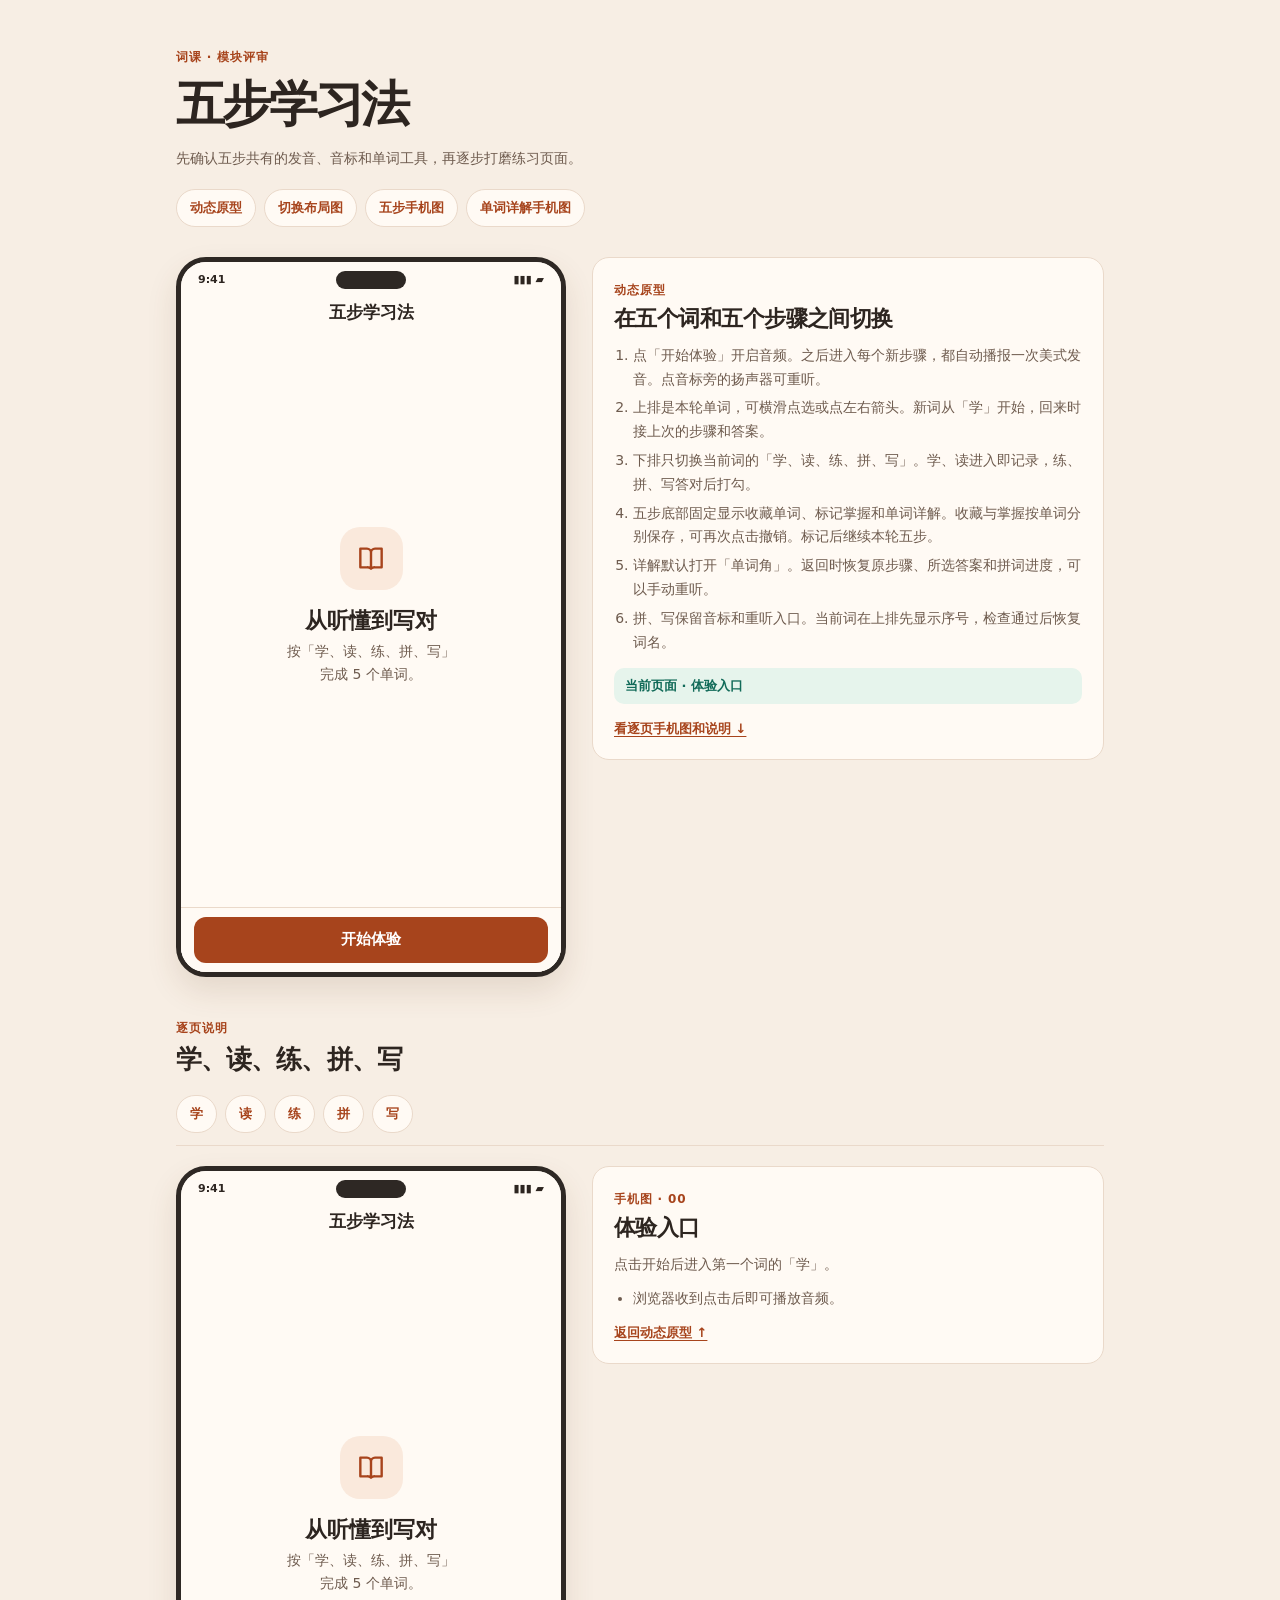
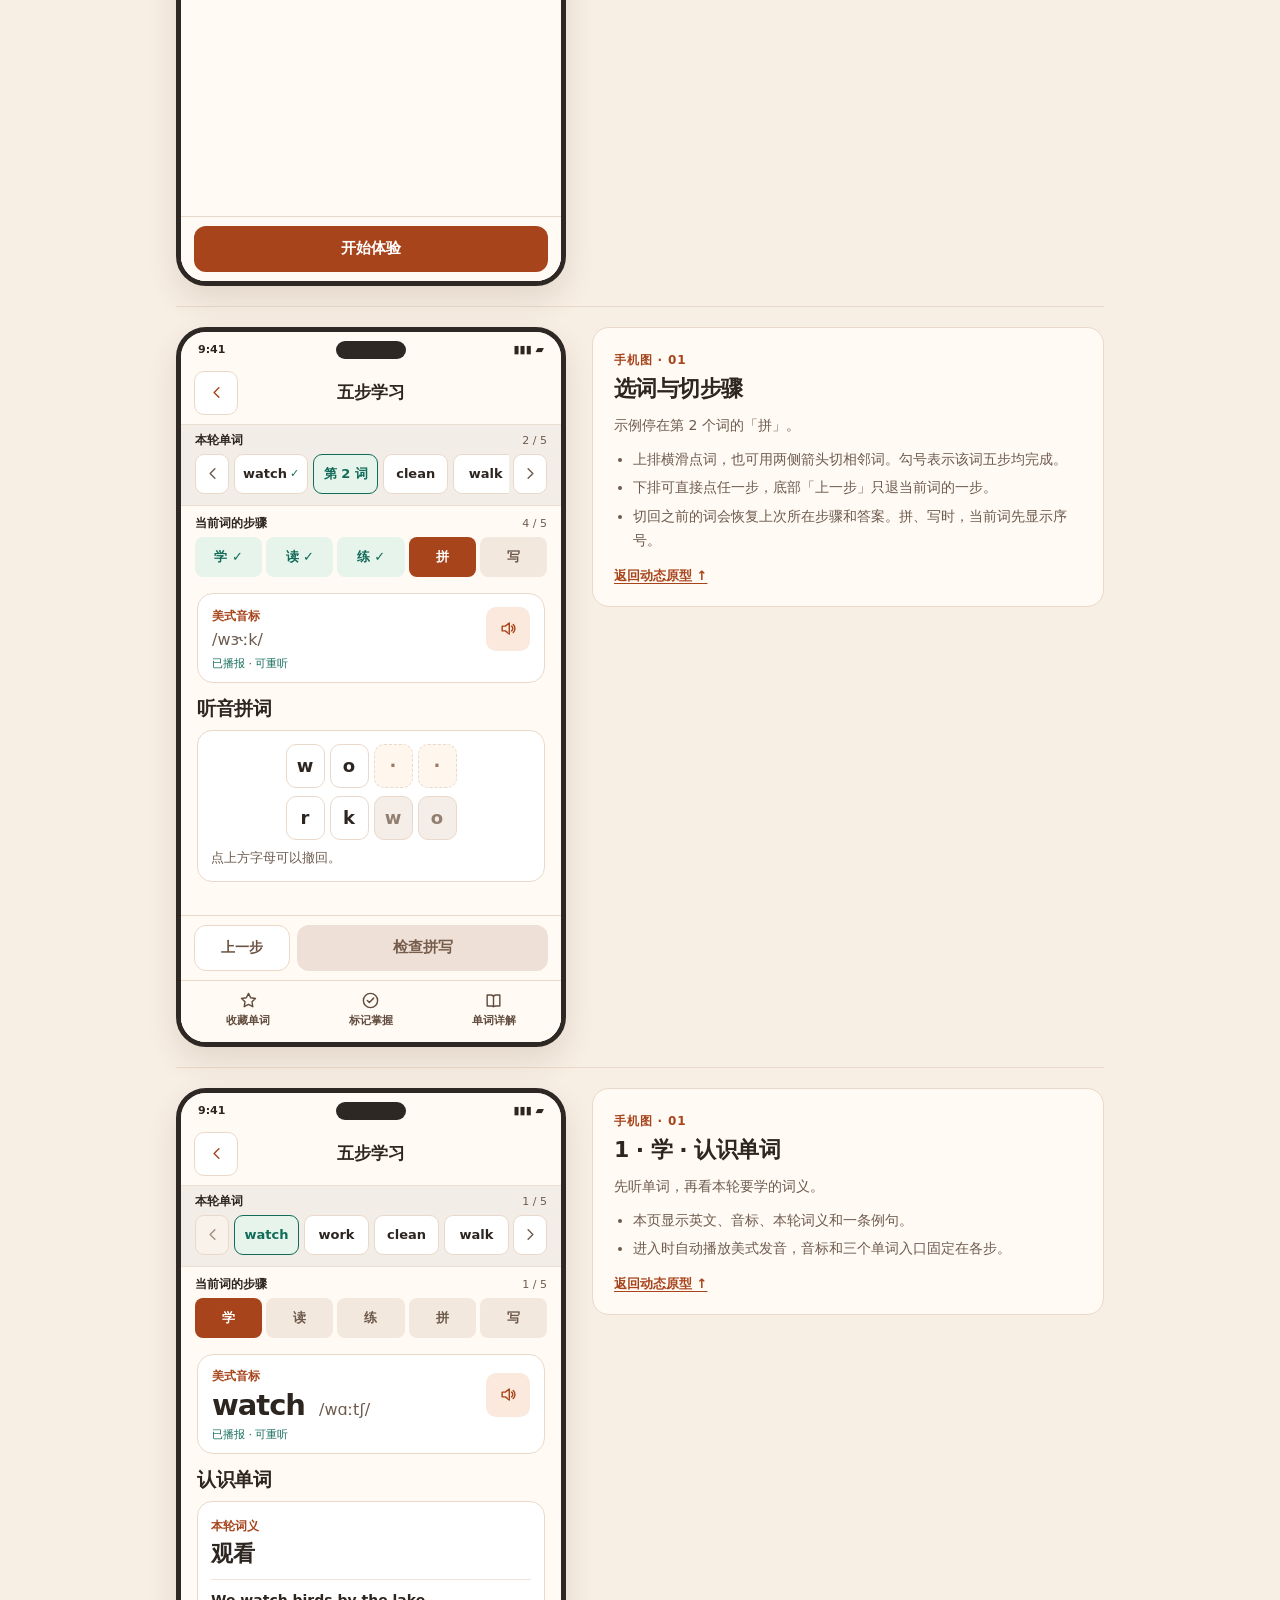
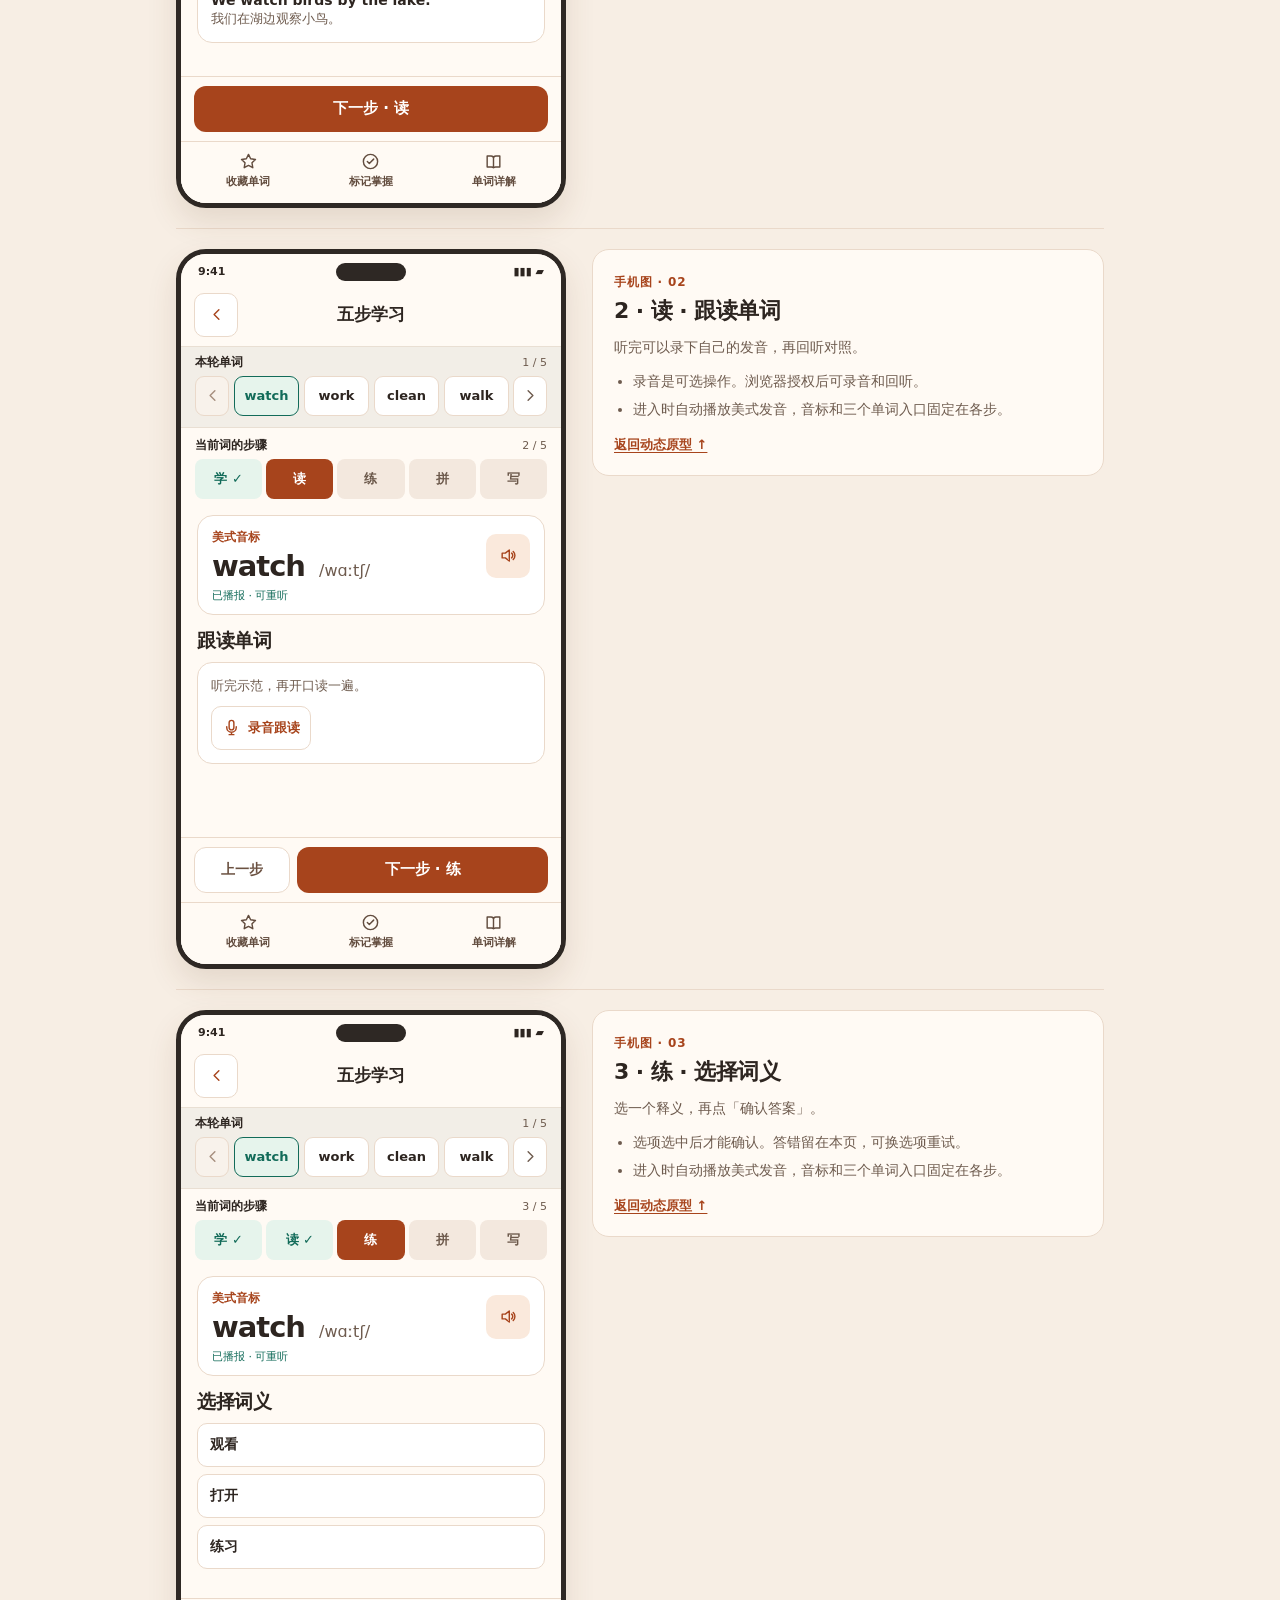
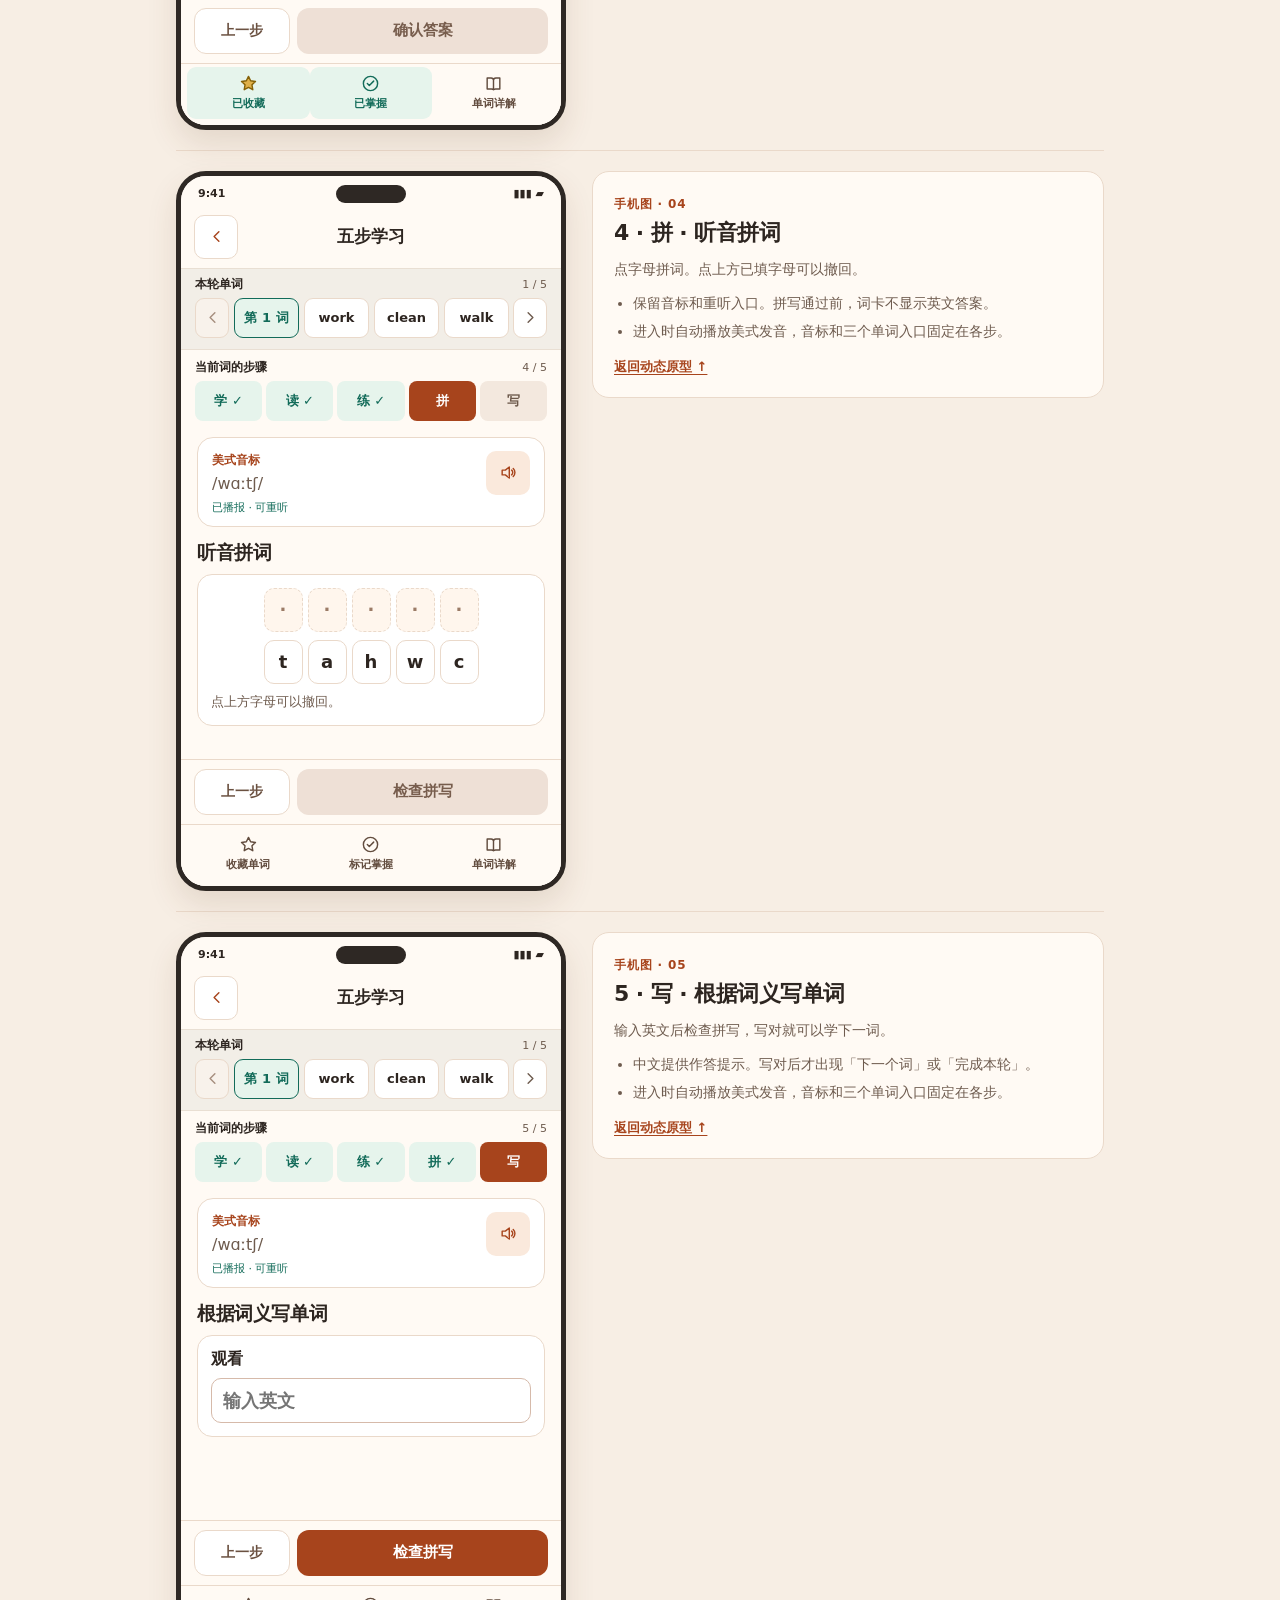
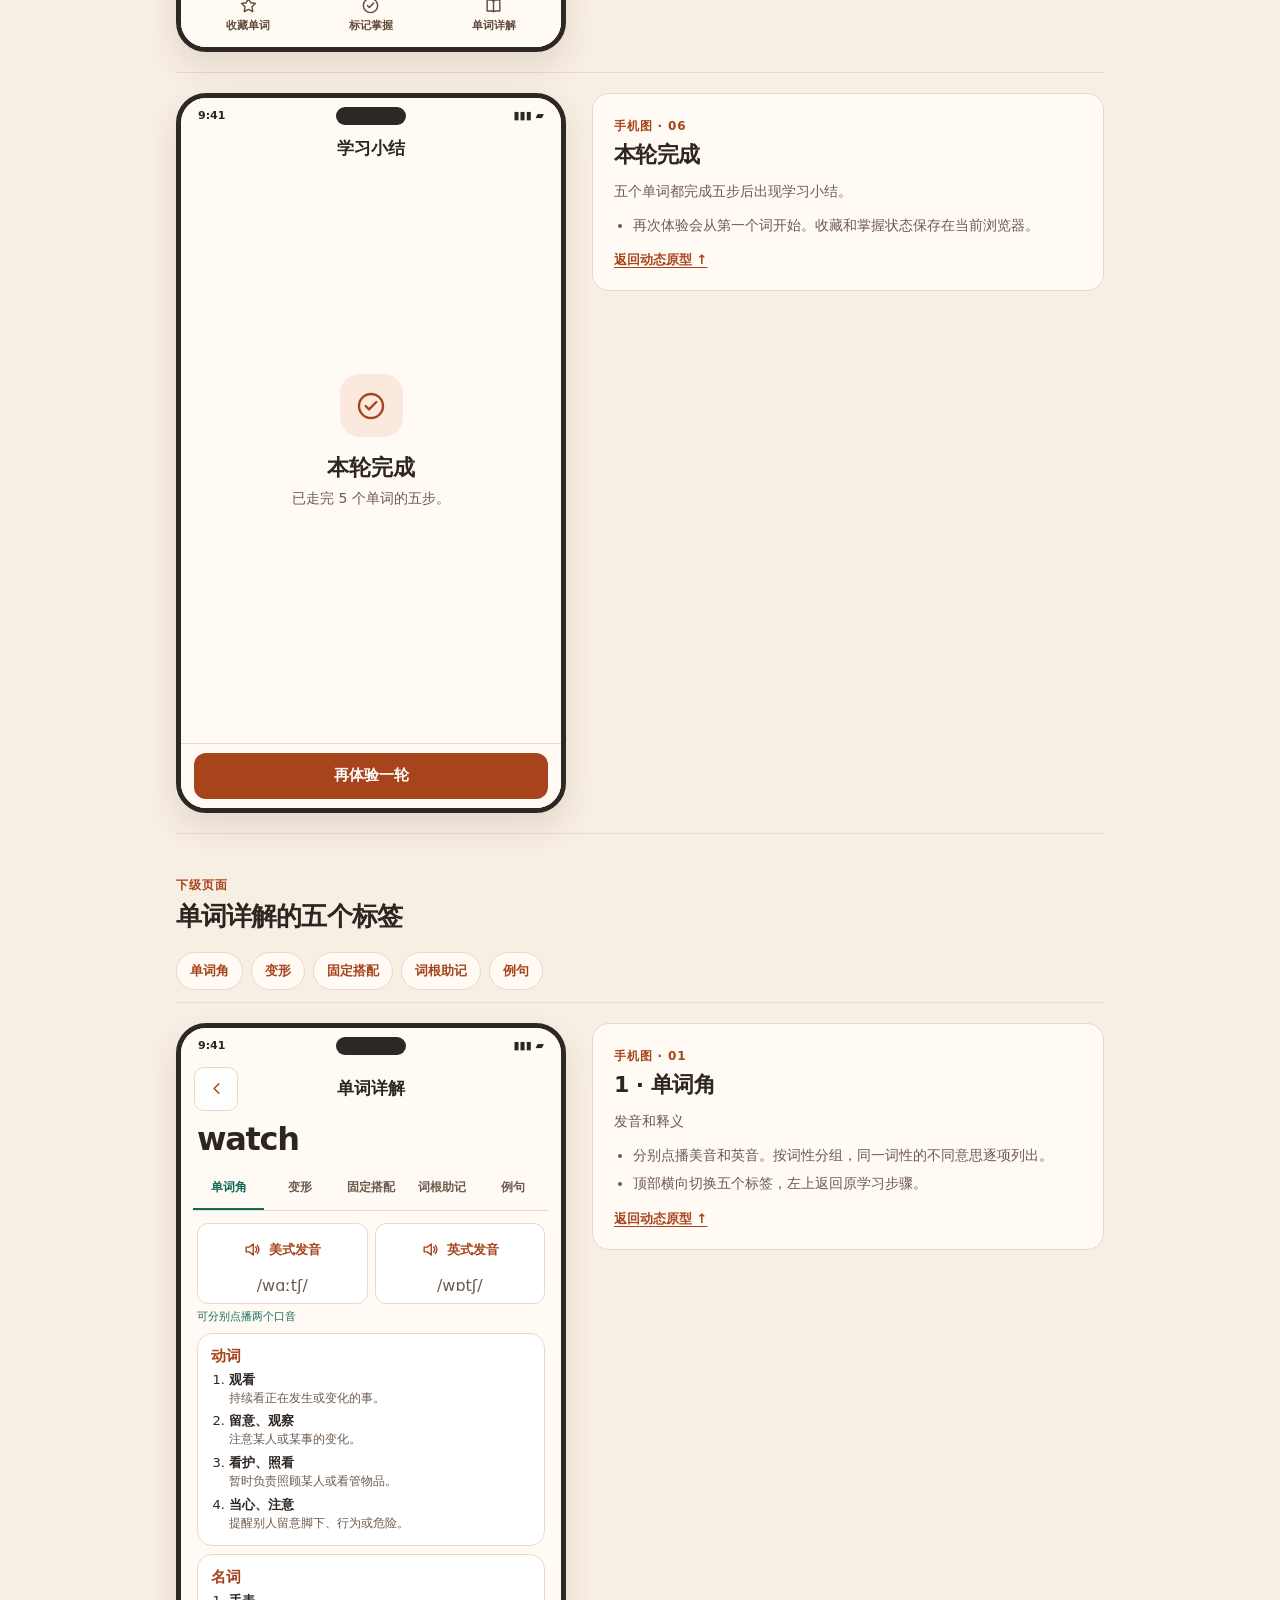
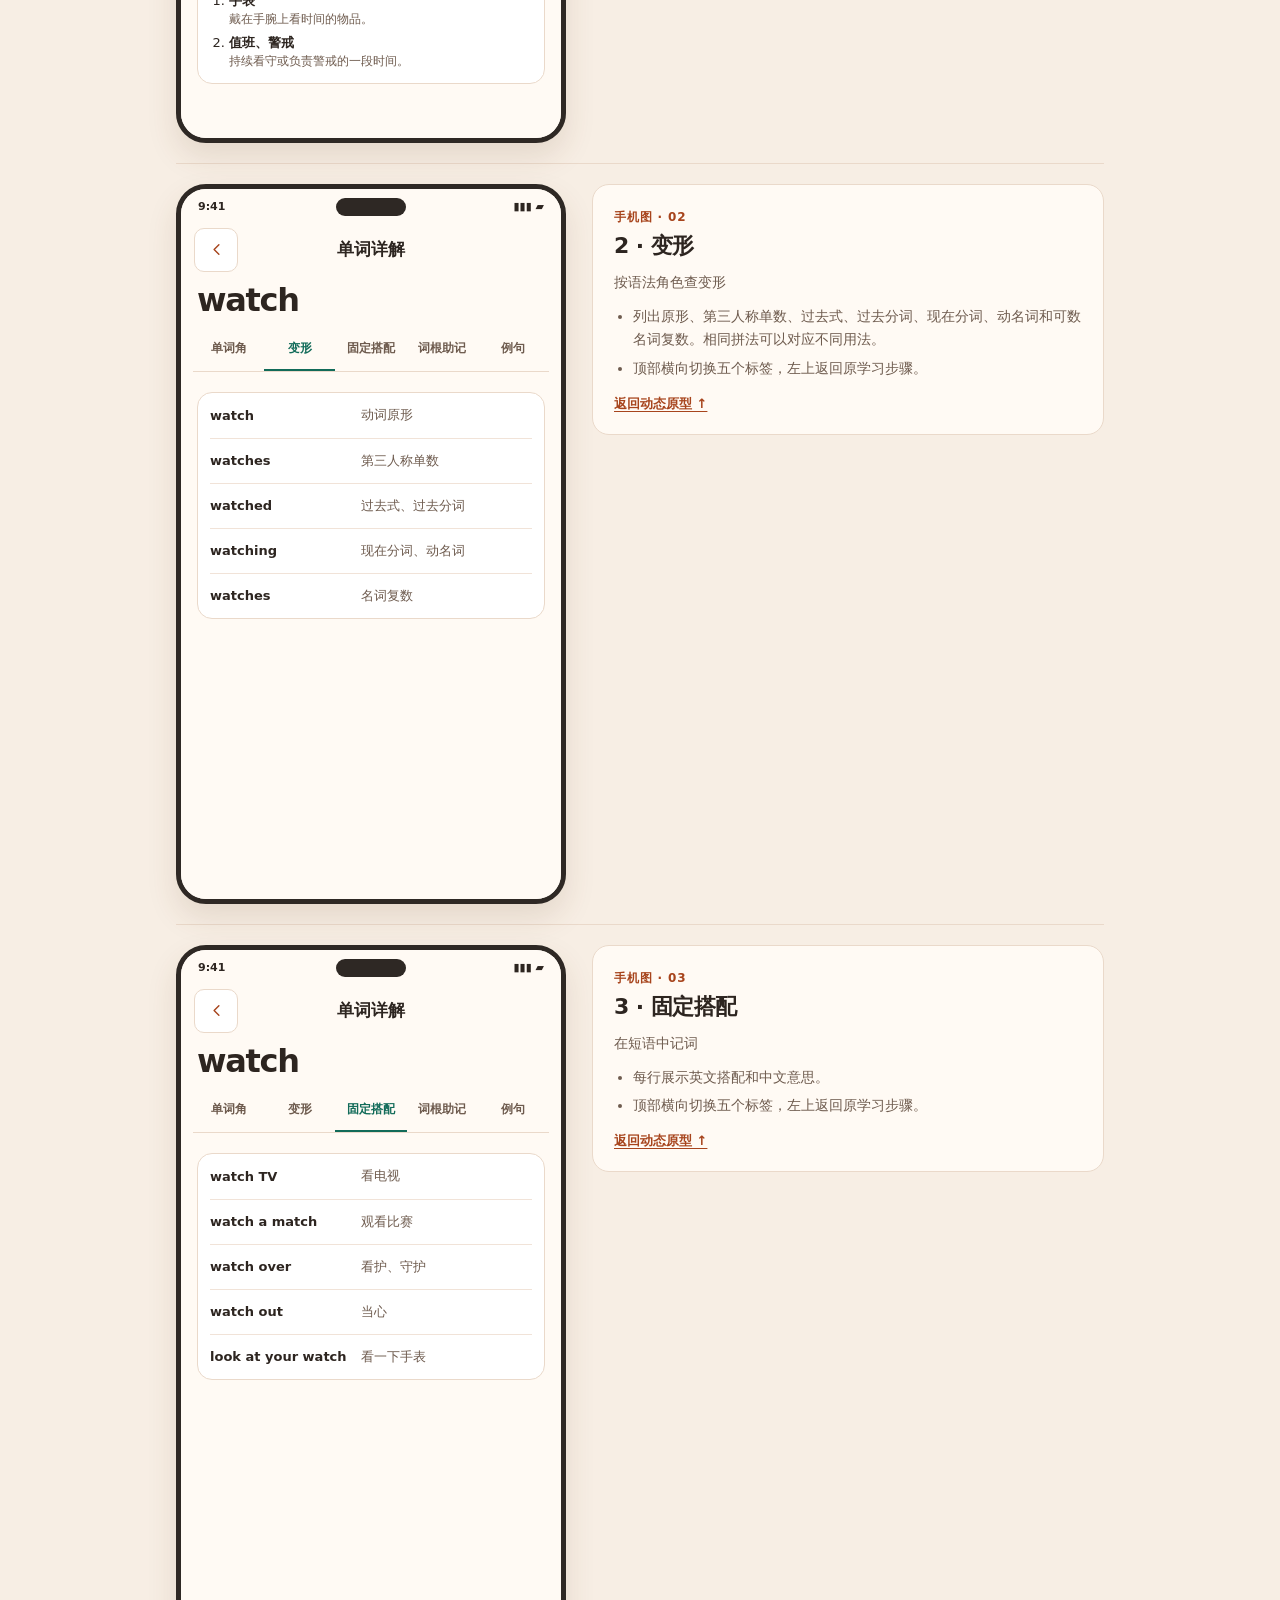
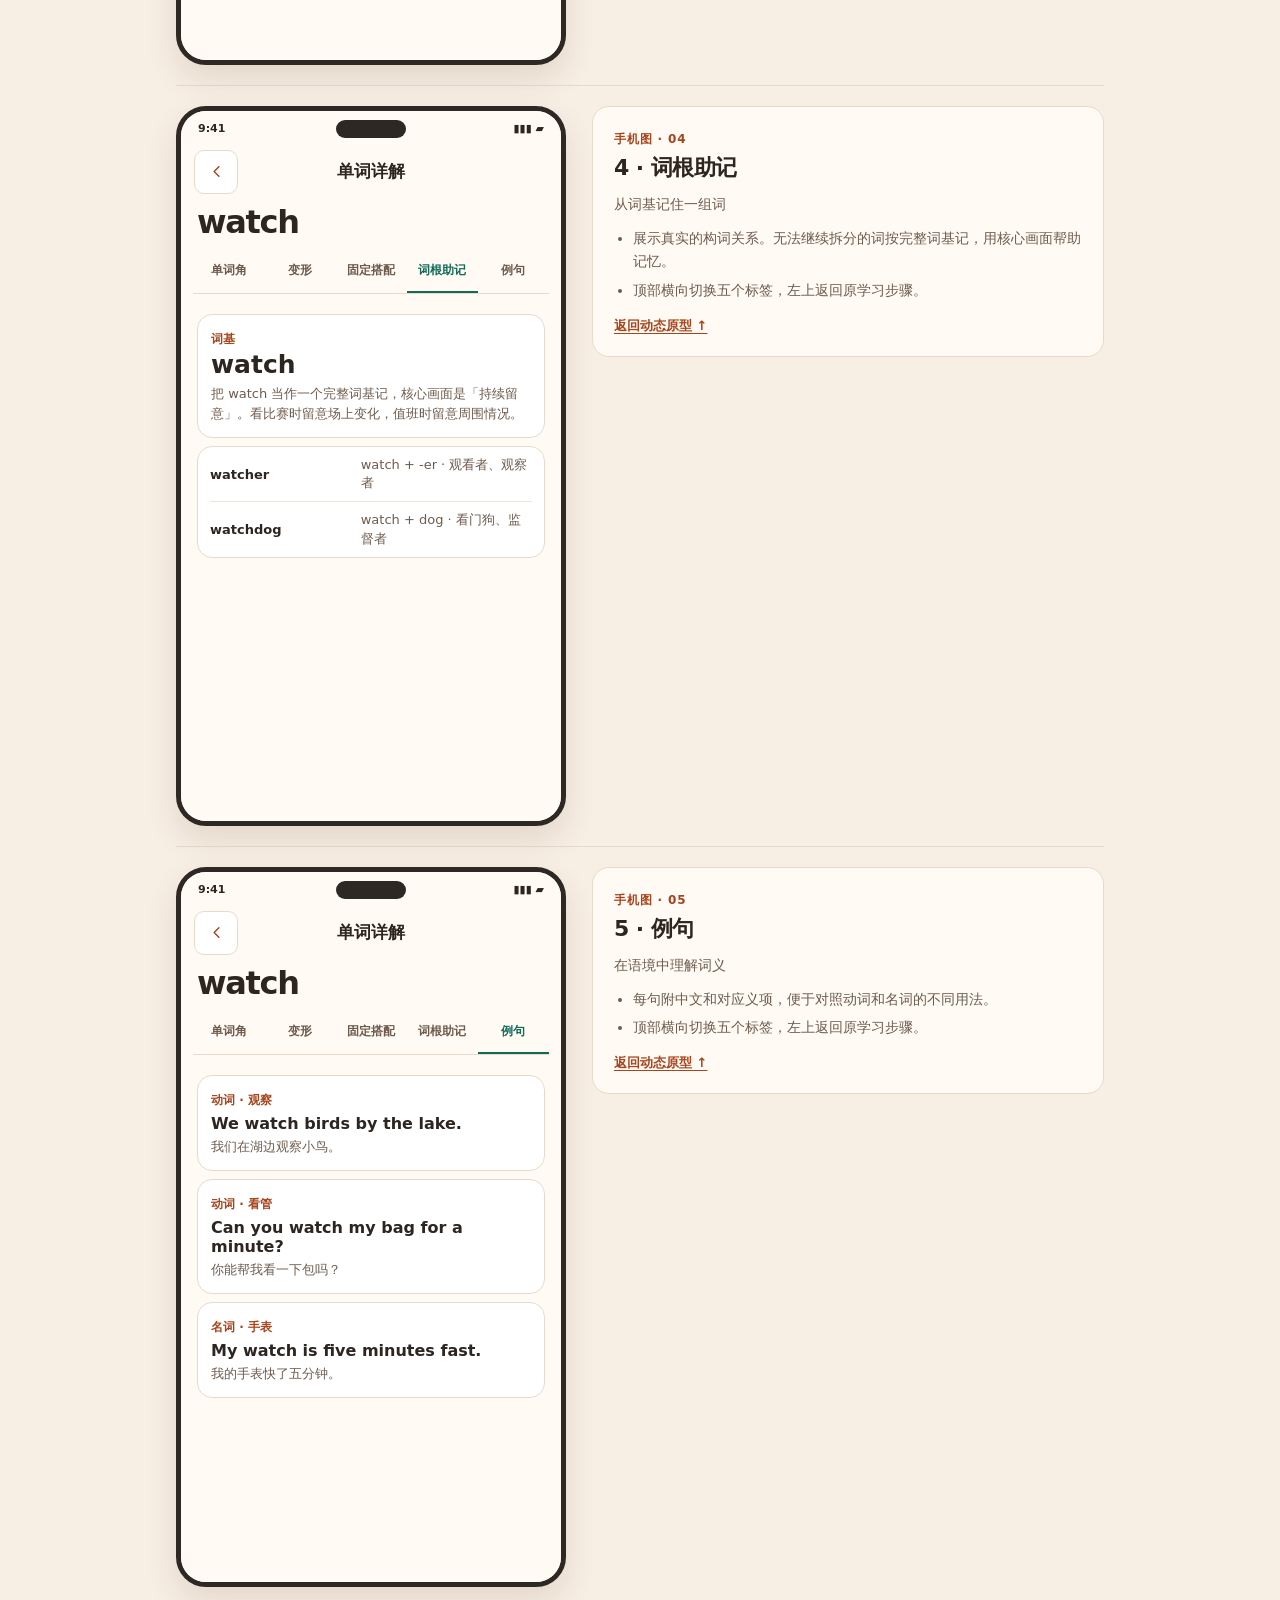
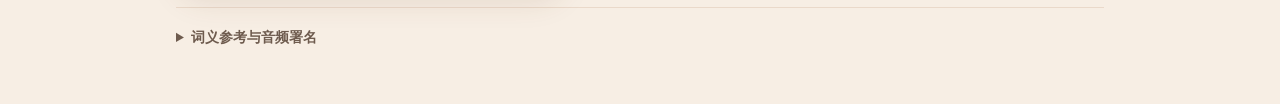
<file: five-step-learning/index.html>
<!doctype html>
<html lang="zh-CN">
<head>
  <meta charset="utf-8">
  <meta name="viewport" content="width=device-width, initial-scale=1">
  <title>词课 · 五步学习法</title>
  <link rel="stylesheet" href="style.css?v=2">
  <script src="words.js?v=2" defer></script>
  <script src="app.js?v=2" defer></script>
</head>
<body>
  <main class="workspace">
    <header class="intro">
      <span class="eyebrow">词课 · 模块评审</span>
      <h1>五步学习法</h1>
      <p>先确认五步共有的发音、音标和单词工具，再逐步打磨练习页面。</p>
      <nav class="links" aria-label="原型目录">
        <a href="#demo">动态原型</a><a href="#navigation-01">切换布局图</a><a href="#steps">五步手机图</a><a href="#details">单词详解手机图</a>
      </nav>
    </header>
    <section id="demo" class="spec-row" aria-label="动态原型">
      <div class="phone"><div id="demo-screen" class="screen"></div></div>
      <aside class="note">
        <span class="eyebrow">动态原型</span>
        <h2>在五个词和五个步骤之间切换</h2>
        <ol>
          <li>点「开始体验」开启音频。之后进入每个新步骤，都自动播报一次美式发音。点音标旁的扬声器可重听。</li>
          <li>上排是本轮单词，可横滑点选或点左右箭头。新词从「学」开始，回来时接上次的步骤和答案。</li>
          <li>下排只切换当前词的「学、读、练、拼、写」。学、读进入即记录，练、拼、写答对后打勾。</li>
          <li>五步底部固定显示收藏单词、标记掌握和单词详解。收藏与掌握按单词分别保存，可再次点击撤销。标记后继续本轮五步。</li>
          <li>详解默认打开「单词角」。返回时恢复原步骤、所选答案和拼词进度，可以手动重听。</li>
          <li>拼、写保留音标和重听入口。当前词在上排先显示序号，检查通过后恢复词名。</li>
        </ol>
        <div id="demo-note" class="current-note" aria-live="polite"></div>
        <a href="#steps">看逐页手机图和说明 ↓</a>
      </aside>
    </section>
    <section id="steps" class="gallery"><div class="section-head"><span class="eyebrow">逐页说明</span><h2>学、读、练、拼、写</h2><nav id="step-links" class="links" aria-label="五步手机图目录"></nav></div><div id="step-gallery" class="gallery-list"></div></section>
    <section id="details" class="gallery"><div class="section-head"><span class="eyebrow">下级页面</span><h2>单词详解的五个标签</h2><nav id="detail-links" class="links" aria-label="单词详解手机图目录"></nav></div><div id="detail-gallery" class="gallery-list"></div></section>
    <footer class="credits">
      <details><summary>词义参考与音频署名</summary>
        <p>释义为原型编写的常见义项，英文例句为自编。音标和词义可对照 Cambridge 的 <a href="https://dictionary.cambridge.org/us/dictionary/english/watch" target="_blank" rel="noopener">watch</a>、<a href="https://dictionary.cambridge.org/us/dictionary/english/work" target="_blank" rel="noopener">work</a>、<a href="https://dictionary.cambridge.org/pronunciation/english/clean" target="_blank" rel="noopener">clean</a>、<a href="https://dictionary.cambridge.org/pronunciation/english/walk" target="_blank" rel="noopener">walk</a> 和 <a href="https://dictionary.cambridge.org/pronunciation/english/book" target="_blank" rel="noopener">book</a>。</p>
        <ul>
          <li>watch 美音：Dvortygirl，<a href="https://commons.wikimedia.org/wiki/File:En-us-watch.ogg" target="_blank" rel="noopener">原音</a>，<a href="https://creativecommons.org/licenses/by-sa/3.0/" target="_blank" rel="noopener">CC BY-SA 3.0</a>。</li>
          <li>watch 英音：SeanCollins 和 Emily，<a href="https://commons.wikimedia.org/wiki/File:En-gb-watch.ogg" target="_blank" rel="noopener">原音</a>，公有领域。</li>
          <li>work 美音：Dvortygirl，<a href="https://commons.wikimedia.org/wiki/File:En-us-work.ogg" target="_blank" rel="noopener">原音</a>，公有领域。</li>
          <li>work 英音：Association Shtooka 和 Judith Franck，<a href="https://commons.wikimedia.org/wiki/File:En-uk-work.ogg" target="_blank" rel="noopener">原音</a>，<a href="https://creativecommons.org/licenses/by/3.0/us/" target="_blank" rel="noopener">CC BY 3.0 US</a>。</li>
          <li>clean、walk、book 美音：Dvortygirl，原音为 <a href="https://commons.wikimedia.org/wiki/File:En-us-clean.ogg" target="_blank" rel="noopener">clean</a>、<a href="https://commons.wikimedia.org/wiki/File:En-us-walk.ogg" target="_blank" rel="noopener">walk</a>、<a href="https://commons.wikimedia.org/wiki/File:En-us-book.ogg" target="_blank" rel="noopener">book</a>，<a href="https://creativecommons.org/licenses/by-sa/3.0/" target="_blank" rel="noopener">CC BY-SA 3.0</a>。</li>
          <li>clean 和 book 英音：Association Shtooka 和 Judith Franck，原音为 <a href="https://commons.wikimedia.org/wiki/File:En-uk-clean.ogg" target="_blank" rel="noopener">clean</a> 和 <a href="https://commons.wikimedia.org/wiki/File:En-uk-book.ogg" target="_blank" rel="noopener">book</a>，<a href="https://creativecommons.org/licenses/by/3.0/us/" target="_blank" rel="noopener">CC BY 3.0 US</a>。</li>
          <li>walk 英音：Adam470，<a href="https://commons.wikimedia.org/wiki/File:En-uk-walk.ogg" target="_blank" rel="noopener">原音</a>，<a href="https://creativecommons.org/licenses/by-sa/4.0/" target="_blank" rel="noopener">CC BY-SA 4.0</a>。</li>
        </ul>
        <p>播放文件为 Wikimedia Commons 提供的 MP3 转码。</p>
      </details>
    </footer>
  </main>
</body>
</html>
</file>
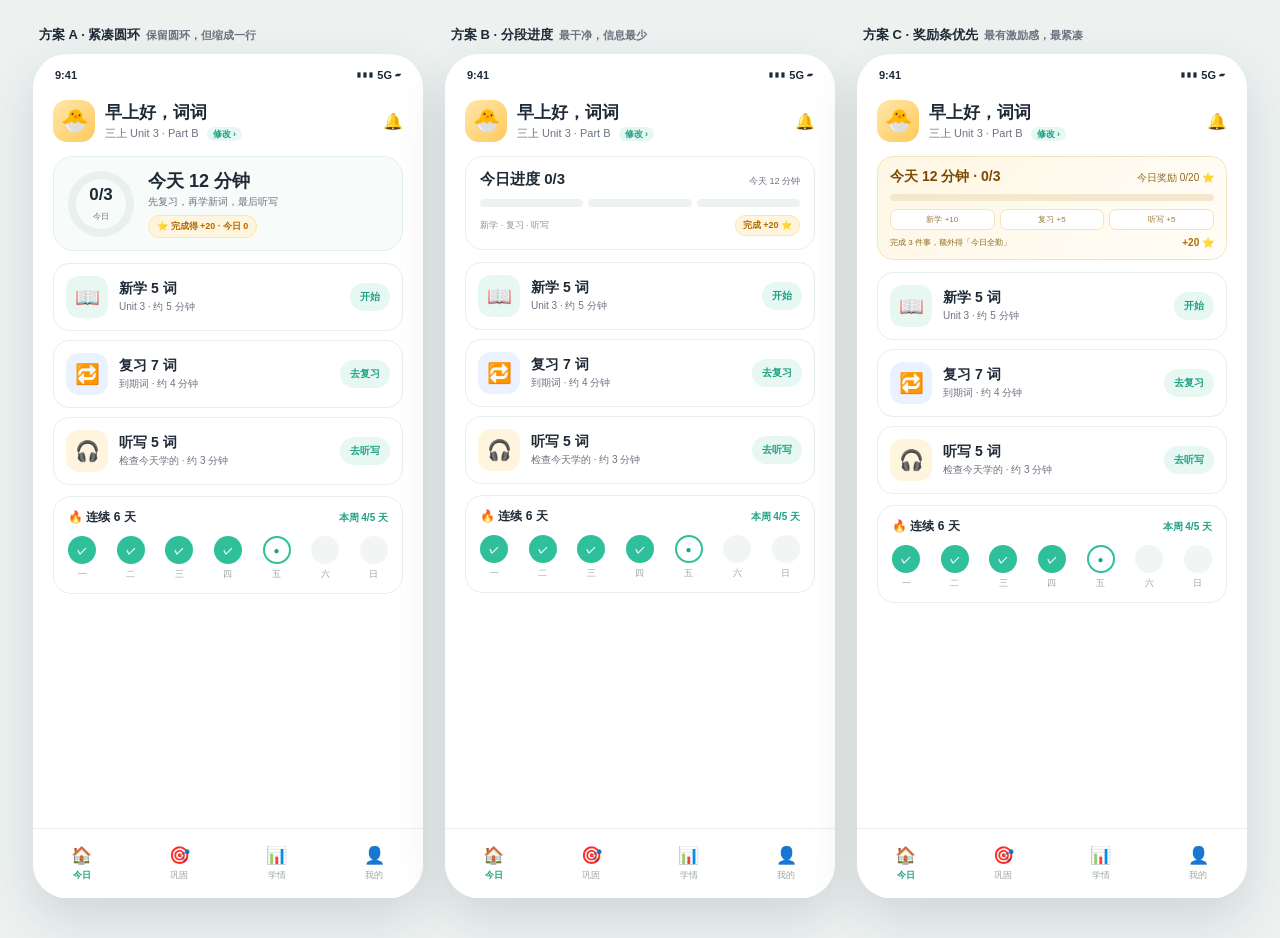
<file: variant_home_top.html>
<!DOCTYPE html>
<html lang="zh-CN">
<head>
<meta charset="UTF-8">
<meta name="viewport" content="width=device-width, initial-scale=1">
<title>今日页顶部方案</title>
<style>
  *{box-sizing:border-box;-webkit-font-smoothing:antialiased;}
  body{margin:0;background:#EDF2F1;font-family:-apple-system,BlinkMacSystemFont,"PingFang SC","Microsoft YaHei",sans-serif;color:#1F2A37;display:flex;gap:22px;justify-content:center;padding:26px 20px 40px;}
  .demo{width:390px;flex:0 0 390px;}
  .label{font-size:13px;font-weight:800;margin:0 0 10px 6px;}
  .label span{font-weight:600;color:#6B7280;font-size:11px;margin-left:6px;}
  .phone{width:390px;height:844px;background:#fff;border-radius:34px;overflow:hidden;box-shadow:0 20px 50px rgba(31,42,55,.14);position:relative;display:flex;flex-direction:column;}
  .status{height:42px;flex:0 0 42px;padding:0 22px;display:flex;align-items:center;justify-content:space-between;font-size:11px;font-weight:800;}
  .view{flex:1;overflow:hidden;padding:0 20px 78px;}
  .hello{display:flex;align-items:center;justify-content:space-between;padding:4px 0 14px;}
  .who{display:flex;align-items:center;gap:10px;}
  .avatar{width:42px;height:42px;border-radius:14px;background:linear-gradient(135deg,#FFE7A8,#FFC95C);display:flex;align-items:center;justify-content:center;font-size:22px;}
  .t{font-size:17px;font-weight:900;}
  .d{font-size:11px;color:#6B7280;margin-top:2px;}
  .edit{font-size:9px;font-weight:800;color:#1FA184;background:#E7F8F3;border-radius:999px;padding:2px 6px;margin-left:5px;}
  .nav{position:absolute;left:0;right:0;bottom:0;height:70px;background:#fff;border-top:1px solid #E8EDF0;display:flex;justify-content:space-around;align-items:center;font-size:9px;color:#9AA6A2;}
  .nav div{display:flex;flex-direction:column;align-items:center;gap:3px;}
  .nav .on{color:#1FA184;font-weight:800;}
  .nav .ico{font-size:17px;}

  .tasks{display:flex;flex-direction:column;gap:9px;margin-top:12px;}
  .task{display:flex;align-items:center;gap:11px;border:1px solid #E8EDF0;border-radius:16px;padding:12px;background:#fff;}
  .ti{width:42px;height:42px;border-radius:13px;display:flex;align-items:center;justify-content:center;font-size:20px;flex:0 0 42px;}
  .ti.g{background:#E7F8F3;} .ti.b{background:#EAF1FF;} .ti.o{background:#FFF4DE;}
  .tm{flex:1;}
  .tm .t{font-size:14px;} .tm .d{font-size:10px;}
  .go{font-size:10px;font-weight:800;color:#1FA184;background:#E7F8F3;border-radius:999px;padding:7px 10px;}
  .week{background:#fff;border:1px solid #E8EDF0;border-radius:18px;padding:12px 14px;margin-top:11px;}
  .week-top{display:flex;justify-content:space-between;align-items:center;font-size:12px;margin-bottom:10px;}
  .week-top span{font-size:10px;font-weight:800;color:#1FA184;}
  .days{display:flex;justify-content:space-between;}
  .day{display:flex;flex-direction:column;align-items:center;gap:4px;font-size:9px;color:#9AA6A2;}
  .day i{width:28px;height:28px;border-radius:50%;background:#F1F5F3;display:flex;align-items:center;justify-content:center;font-style:normal;font-size:10px;font-weight:800;color:#B0BCB8;}
  .day.done i{background:#2FBF9B;color:#fff;}
  .day.today i{background:#fff;border:2px solid #2FBF9B;color:#1FA184;}

  /* A */
  .topA{display:flex;align-items:center;gap:14px;background:#F7FBF9;border:1px solid #E3F0EB;border-radius:20px;padding:12px 14px;margin-bottom:2px;}
  .ringA{width:66px;height:66px;border-radius:50%;background:conic-gradient(#2FBF9B 0 0%, #E9F1EE 0 100%);display:flex;align-items:center;justify-content:center;position:relative;flex:0 0 66px;}
  .ringA:after{content:"";position:absolute;inset:8px;border-radius:50%;background:#F7FBF9;}
  .ringA .in{position:relative;z-index:1;text-align:center;}
  .ringA b{display:block;font-size:17px;}
  .ringA span{font-size:8px;color:#6B7280;}
  .topA .tt{font-size:18px;font-weight:900;}
  .topA .dd{font-size:10px;color:#6B7280;margin-top:2px;}
  .rewardA{display:inline-flex;align-items:center;gap:4px;background:#FFF4DE;border:1px solid #FFE3AE;color:#B26A00;border-radius:999px;padding:4px 8px;font-size:9px;font-weight:800;margin-top:6px;}

  /* B */
  .topB{background:#fff;border:1px solid #E8EDF0;border-radius:18px;padding:13px 14px;}
  .topB .row{display:flex;justify-content:space-between;align-items:baseline;}
  .topB .row b{font-size:15px;}
  .topB .row span{font-size:9px;color:#6B7280;}
  .segments{display:flex;gap:5px;margin:10px 0 8px;}
  .segments i{flex:1;height:8px;border-radius:99px;background:#EDF2F0;display:block;}
  .segments i.on{background:#2FBF9B;}
  .topB .row2{display:flex;justify-content:space-between;align-items:center;font-size:9px;color:#8A9692;}
  .gold{color:#B26A00;background:#FFF4DE;border:1px solid #FFE3AE;border-radius:999px;padding:3px 7px;font-weight:800;}

  /* C */
  .topC{background:linear-gradient(135deg,#FFF7E4,#FFFDF8);border:1px solid #F4E3BC;border-radius:16px;padding:11px 12px;}
  .topC .row{display:flex;justify-content:space-between;align-items:baseline;font-size:10px;color:#8A6A20;}
  .topC .row b{font-size:14px;color:#7A4A00;}
  .topC .track{height:7px;background:#F4E8CC;border-radius:99px;margin:8px 0;overflow:hidden;}
  .topC .track i{display:block;height:100%;width:0;background:linear-gradient(90deg,#FFB020,#FFD166);border-radius:99px;}
  .topC .chips{display:flex;gap:5px;}
  .topC .chips span{flex:1;text-align:center;font-size:8px;color:#9A7A40;background:#fff;border:1px solid #F4E3BC;border-radius:7px;padding:4px 2px;}
  .topC .end{display:flex;justify-content:space-between;align-items:center;margin-top:7px;font-size:8px;color:#8A6A20;}
  .topC .end b{font-size:10px;color:#B26A00;}
</style>
</head>
<body>

<!-- A -->
<div class="demo">
  <div class="label">方案 A · 紧凑圆环<span>保留圆环，但缩成一行</span></div>
  <div class="phone">
    <div class="status"><span>9:41</span><span>▮▮▮ 5G ▰</span></div>
    <div class="view">
      <div class="hello"><div class="who"><div class="avatar">🐣</div><div><div class="t">早上好，词词</div><div class="d">三上 Unit 3 · Part B <span class="edit">修改 ›</span></div></div></div><div>🔔</div></div>
      <div class="topA">
        <div class="ringA"><div class="in"><b>0/3</b><span>今日</span></div></div>
        <div><div class="tt">今天 12 分钟</div><div class="dd">先复习，再学新词，最后听写</div><div class="rewardA">⭐ 完成得 +20 · 今日 0</div></div>
      </div>
      <div class="tasks">
        <div class="task"><div class="ti g">📖</div><div class="tm"><div class="t">新学 5 词</div><div class="d">Unit 3 · 约 5 分钟</div></div><div class="go">开始</div></div>
        <div class="task"><div class="ti b">🔁</div><div class="tm"><div class="t">复习 7 词</div><div class="d">到期词 · 约 4 分钟</div></div><div class="go">去复习</div></div>
        <div class="task"><div class="ti o">🎧</div><div class="tm"><div class="t">听写 5 词</div><div class="d">检查今天学的 · 约 3 分钟</div></div><div class="go">去听写</div></div>
      </div>
      <div class="week"><div class="week-top"><b>🔥 连续 6 天</b><span>本周 4/5 天</span></div><div class="days"><div class="day done"><i>✓</i><span>一</span></div><div class="day done"><i>✓</i><span>二</span></div><div class="day done"><i>✓</i><span>三</span></div><div class="day done"><i>✓</i><span>四</span></div><div class="day today"><i>●</i><span>五</span></div><div class="day"><i></i><span>六</span></div><div class="day"><i></i><span>日</span></div></div></div>
    </div>
    <div class="nav"><div class="on"><span class="ico">🏠</span>今日</div><div><span class="ico">🎯</span>巩固</div><div><span class="ico">📊</span>学情</div><div><span class="ico">👤</span>我的</div></div>
  </div>
</div>

<!-- B -->
<div class="demo">
  <div class="label">方案 B · 分段进度<span>最干净，信息最少</span></div>
  <div class="phone">
    <div class="status"><span>9:41</span><span>▮▮▮ 5G ▰</span></div>
    <div class="view">
      <div class="hello"><div class="who"><div class="avatar">🐣</div><div><div class="t">早上好，词词</div><div class="d">三上 Unit 3 · Part B <span class="edit">修改 ›</span></div></div></div><div>🔔</div></div>
      <div class="topB">
        <div class="row"><b>今日进度 0/3</b><span>今天 12 分钟</span></div>
        <div class="segments"><i></i><i></i><i></i></div>
        <div class="row2"><span>新学 · 复习 · 听写</span><span class="gold">完成 +20 ⭐</span></div>
      </div>
      <div class="tasks">
        <div class="task"><div class="ti g">📖</div><div class="tm"><div class="t">新学 5 词</div><div class="d">Unit 3 · 约 5 分钟</div></div><div class="go">开始</div></div>
        <div class="task"><div class="ti b">🔁</div><div class="tm"><div class="t">复习 7 词</div><div class="d">到期词 · 约 4 分钟</div></div><div class="go">去复习</div></div>
        <div class="task"><div class="ti o">🎧</div><div class="tm"><div class="t">听写 5 词</div><div class="d">检查今天学的 · 约 3 分钟</div></div><div class="go">去听写</div></div>
      </div>
      <div class="week"><div class="week-top"><b>🔥 连续 6 天</b><span>本周 4/5 天</span></div><div class="days"><div class="day done"><i>✓</i><span>一</span></div><div class="day done"><i>✓</i><span>二</span></div><div class="day done"><i>✓</i><span>三</span></div><div class="day done"><i>✓</i><span>四</span></div><div class="day today"><i>●</i><span>五</span></div><div class="day"><i></i><span>六</span></div><div class="day"><i></i><span>日</span></div></div></div>
    </div>
    <div class="nav"><div class="on"><span class="ico">🏠</span>今日</div><div><span class="ico">🎯</span>巩固</div><div><span class="ico">📊</span>学情</div><div><span class="ico">👤</span>我的</div></div>
  </div>
</div>

<!-- C -->
<div class="demo">
  <div class="label">方案 C · 奖励条优先<span>最有激励感，最紧凑</span></div>
  <div class="phone">
    <div class="status"><span>9:41</span><span>▮▮▮ 5G ▰</span></div>
    <div class="view">
      <div class="hello"><div class="who"><div class="avatar">🐣</div><div><div class="t">早上好，词词</div><div class="d">三上 Unit 3 · Part B <span class="edit">修改 ›</span></div></div></div><div>🔔</div></div>
      <div class="topC">
        <div class="row"><b>今天 12 分钟 · 0/3</b><span>今日奖励 0/20 ⭐</span></div>
        <div class="track"><i></i></div>
        <div class="chips"><span>新学 +10</span><span>复习 +5</span><span>听写 +5</span></div>
        <div class="end"><span>完成 3 件事，额外得「今日全勤」</span><b>+20 ⭐</b></div>
      </div>
      <div class="tasks">
        <div class="task"><div class="ti g">📖</div><div class="tm"><div class="t">新学 5 词</div><div class="d">Unit 3 · 约 5 分钟</div></div><div class="go">开始</div></div>
        <div class="task"><div class="ti b">🔁</div><div class="tm"><div class="t">复习 7 词</div><div class="d">到期词 · 约 4 分钟</div></div><div class="go">去复习</div></div>
        <div class="task"><div class="ti o">🎧</div><div class="tm"><div class="t">听写 5 词</div><div class="d">检查今天学的 · 约 3 分钟</div></div><div class="go">去听写</div></div>
      </div>
      <div class="week"><div class="week-top"><b>🔥 连续 6 天</b><span>本周 4/5 天</span></div><div class="days"><div class="day done"><i>✓</i><span>一</span></div><div class="day done"><i>✓</i><span>二</span></div><div class="day done"><i>✓</i><span>三</span></div><div class="day done"><i>✓</i><span>四</span></div><div class="day today"><i>●</i><span>五</span></div><div class="day"><i></i><span>六</span></div><div class="day"><i></i><span>日</span></div></div></div>
    </div>
    <div class="nav"><div class="on"><span class="ico">🏠</span>今日</div><div><span class="ico">🎯</span>巩固</div><div><span class="ico">📊</span>学情</div><div><span class="ico">👤</span>我的</div></div>
  </div>
</div>

</body>
</html>
</file>
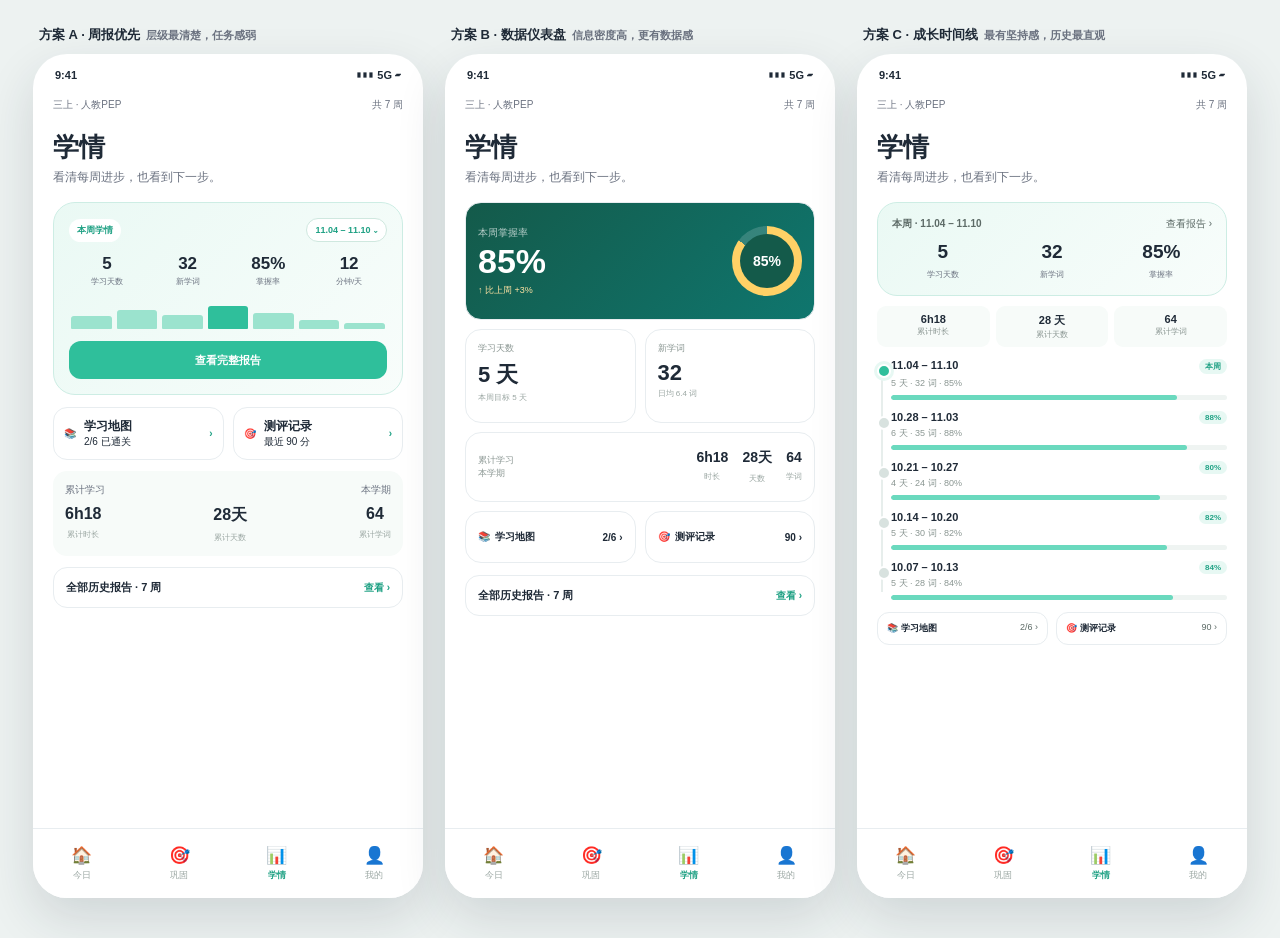
<file: variant_learning.html>
<!DOCTYPE html>
<html lang="zh-CN">
<head>
<meta charset="UTF-8">
<meta name="viewport" content="width=device-width, initial-scale=1">
<title>学情页排版方案</title>
<style>
  *{box-sizing:border-box;-webkit-font-smoothing:antialiased;}
  body{margin:0;background:#EDF2F1;font-family:-apple-system,BlinkMacSystemFont,"PingFang SC","Microsoft YaHei",sans-serif;color:#1F2A37;display:flex;gap:22px;justify-content:center;padding:26px 20px 40px;}
  .demo{width:390px;flex:0 0 390px;}
  .label{font-size:13px;font-weight:800;margin:0 0 10px 6px;color:#1F2A37;}
  .label span{font-weight:600;color:#6B7280;font-size:11px;margin-left:6px;}
  .phone{width:390px;height:844px;background:#fff;border-radius:34px;overflow:hidden;box-shadow:0 20px 50px rgba(31,42,55,.14);position:relative;display:flex;flex-direction:column;}
  .status{height:42px;flex:0 0 42px;padding:0 22px;display:flex;align-items:center;justify-content:space-between;font-size:11px;font-weight:800;}
  .view{flex:1;overflow:hidden;padding:0 20px 78px;}
  .topbar{display:flex;justify-content:space-between;align-items:center;font-size:10px;color:#6B7280;padding:2px 0 12px;}
  h1{font-size:26px;margin:6px 0 4px;letter-spacing:-.5px;}
  .sub{font-size:12px;color:#6B7280;margin:0 0 16px;}
  .nav{position:absolute;left:0;right:0;bottom:0;height:70px;background:#fff;border-top:1px solid #E8EDF0;display:flex;justify-content:space-around;align-items:center;font-size:9px;color:#9AA6A2;}
  .nav div{display:flex;flex-direction:column;align-items:center;gap:3px;}
  .nav .on{color:#1FA184;font-weight:800;}
  .nav .ico{font-size:17px;}
  .pill{font-size:9px;font-weight:800;color:#1FA184;background:#fff;border-radius:999px;padding:5px 8px;}
  .date{font-size:9px;font-weight:800;color:#1FA184;background:#fff;border:1px solid #CFE8DF;border-radius:999px;padding:6px 8px;}

  /* A */
  .heroA{background:linear-gradient(135deg,#EAF9F4,#F8FDFB);border:1px solid #CDEDE4;border-radius:22px;padding:15px;margin-bottom:12px;}
  .heroA .row{display:flex;justify-content:space-between;align-items:center;}
  .stats4{display:grid;grid-template-columns:repeat(4,1fr);gap:5px;padding:12px 0 10px;}
  .stats4 b{display:block;text-align:center;font-size:17px;}
  .stats4 span{display:block;text-align:center;font-size:8px;color:#6B7280;margin-top:2px;}
  .spark{display:flex;align-items:flex-end;gap:5px;height:32px;margin:0 2px 12px;}
  .spark i{flex:1;background:#9BE3CE;border-radius:3px 3px 1px 1px;}
  .spark i.on{background:#2FBF9B;}
  .btnA{width:100%;height:38px;border:none;border-radius:12px;background:#2FBF9B;color:#fff;font-size:11px;font-weight:800;}
  .quick2{display:grid;grid-template-columns:1fr 1fr;gap:9px;margin-bottom:11px;}
  .q{background:#fff;border:1px solid #E8EDF0;border-radius:14px;padding:10px;display:flex;align-items:center;gap:8px;font-size:10px;}
  .q b{font-size:12px;}
  .q .go{margin-left:auto;color:#1FA184;font-weight:800;}
  .cum{background:#F7FBF9;border-radius:14px;padding:12px;margin-bottom:11px;}
  .cum .t{font-size:10px;color:#6B7280;display:flex;justify-content:space-between;margin-bottom:8px;}
  .cum .v{display:flex;justify-content:space-between;text-align:center;}
  .cum .v b{display:block;font-size:16px;}
  .cum .v span{font-size:8px;color:#9AA6A2;}
  .hist{display:flex;justify-content:space-between;align-items:center;border:1px solid #E8EDF0;border-radius:14px;padding:12px;font-size:11px;font-weight:800;}
  .hist .go{color:#1FA184;font-size:10px;}

  /* B */
  .bento{display:grid;grid-template-columns:1fr 1fr;gap:9px;margin-bottom:12px;}
  .b{background:#fff;border:1px solid #E8EDF0;border-radius:16px;padding:12px;min-height:94px;}
  .b.big{grid-column:span 2;background:linear-gradient(135deg,#145A4A,#0F766E);color:#fff;display:flex;align-items:center;gap:14px;min-height:118px;}
  .b.big .k{font-size:10px;color:rgba(255,255,255,.7);}
  .b.big .n{font-size:34px;font-weight:900;margin-top:2px;}
  .b.big .trend{font-size:9px;color:#FFE3A3;margin-top:3px;}
  .ringB{width:70px;height:70px;border-radius:50%;background:conic-gradient(#FFD166 0 85%,rgba(255,255,255,.16) 85% 100%);display:flex;align-items:center;justify-content:center;flex:0 0 70px;}
  .ringB:after{content:"85%";width:54px;height:54px;border-radius:50%;background:#145A4A;display:flex;align-items:center;justify-content:center;font-size:14px;font-weight:900;}
  .b .k{font-size:9px;color:#8A9692;}
  .b .n{font-size:22px;font-weight:900;margin-top:5px;}
  .b .sub2{font-size:8px;color:#9AA6A2;margin-top:2px;}
  .b.wide{grid-column:span 2;display:flex;align-items:center;justify-content:space-between;min-height:70px;}
  .b.wide .cum3{display:flex;gap:14px;text-align:center;}
  .b.wide .cum3 b{display:block;font-size:14px;}
  .b.wide .cum3 span{font-size:8px;color:#9AA6A2;}
  .b.wide .arrow{color:#1FA184;font-weight:800;font-size:11px;}
  .b.quick{min-height:52px;display:flex;align-items:center;justify-content:space-between;font-size:10px;font-weight:800;}
  .b.quick .ico{margin-right:5px;}

  /* C */
  .currentC{background:linear-gradient(135deg,#EAF9F4,#F8FDFB);border:1px solid #CDEDE4;border-radius:20px;padding:14px;margin-bottom:10px;}
  .currentC .row{display:flex;justify-content:space-between;align-items:center;font-size:10px;color:#5C6A66;}
  .currentC .stats3{display:grid;grid-template-columns:repeat(3,1fr);gap:8px;margin-top:10px;text-align:center;}
  .currentC .stats3 b{display:block;font-size:19px;}
  .currentC .stats3 span{font-size:8px;color:#6B7280;}
  .chips{display:flex;gap:6px;margin-bottom:12px;}
  .chips span{flex:1;background:#F7FBF9;border-radius:9px;padding:7px 4px;text-align:center;font-size:8px;color:#8A9692;}
  .chips b{display:block;font-size:11px;color:#1F2A37;margin-bottom:1px;}
  .tl{position:relative;padding-left:14px;}
  .tl:before{content:"";position:absolute;left:4px;top:6px;bottom:8px;width:2px;background:#E7EEEC;}
  .ti{position:relative;margin-bottom:11px;}
  .ti:before{content:"";position:absolute;left:-14px;top:5px;width:10px;height:10px;border-radius:50%;background:#D8E2DF;border:2px solid #fff;}
  .ti.on:before{background:#2FBF9B;box-shadow:0 0 0 3px #E7F8F3;}
  .ti .r{font-size:11px;font-weight:800;display:flex;justify-content:space-between;}
  .ti .r span{font-size:8px;color:#1FA184;background:#E7F8F3;border-radius:999px;padding:2px 6px;}
  .ti .m{font-size:9px;color:#8A9692;margin:3px 0 5px;}
  .ti .bar{height:5px;background:#EFF4F2;border-radius:99px;overflow:hidden;}
  .ti .bar i{display:block;height:100%;background:#6AD9BE;border-radius:99px;}
  .quickC{display:flex;gap:8px;margin-top:12px;}
  .quickC div{flex:1;border:1px solid #E8EDF0;border-radius:12px;padding:9px;font-size:9px;display:flex;justify-content:space-between;color:#5C6A66;}
  .quickC b{color:#1F2A37;}
</style>
</head>
<body>

<!-- 方案 A -->
<div class="demo">
  <div class="label">方案 A · 周报优先<span>层级最清楚，任务感弱</span></div>
  <div class="phone">
    <div class="status"><span>9:41</span><span>▮▮▮ 5G ▰</span></div>
    <div class="view">
      <div class="topbar"><span>三上 · 人教PEP</span><span>共 7 周</span></div>
      <h1>学情</h1>
      <p class="sub">看清每周进步，也看到下一步。</p>

      <div class="heroA">
        <div class="row"><span class="pill">本周学情</span><span class="date">11.04 – 11.10 ⌄</span></div>
        <div class="stats4">
          <div><b>5</b><span>学习天数</span></div>
          <div><b>32</b><span>新学词</span></div>
          <div><b>85%</b><span>掌握率</span></div>
          <div><b>12</b><span>分钟/天</span></div>
        </div>
        <div class="spark"><i style="height:40%"></i><i style="height:58%"></i><i style="height:45%"></i><i class="on" style="height:72%"></i><i style="height:50%"></i><i style="height:28%"></i><i style="height:20%"></i></div>
        <button class="btnA">查看完整报告</button>
      </div>

      <div class="quick2">
        <div class="q">📚 <span><b>学习地图</b><br>2/6 已通关</span><span class="go">›</span></div>
        <div class="q">🎯 <span><b>测评记录</b><br>最近 90 分</span><span class="go">›</span></div>
      </div>

      <div class="cum">
        <div class="t"><span>累计学习</span><span>本学期</span></div>
        <div class="v"><div><b>6h18</b><span>累计时长</span></div><div><b>28天</b><span>累计天数</span></div><div><b>64</b><span>累计学词</span></div></div>
      </div>

      <div class="hist"><span>全部历史报告 · 7 周</span><span class="go">查看 ›</span></div>
    </div>
    <div class="nav"><div><span class="ico">🏠</span>今日</div><div><span class="ico">🎯</span>巩固</div><div class="on"><span class="ico">📊</span>学情</div><div><span class="ico">👤</span>我的</div></div>
  </div>
</div>

<!-- 方案 B -->
<div class="demo">
  <div class="label">方案 B · 数据仪表盘<span>信息密度高，更有数据感</span></div>
  <div class="phone">
    <div class="status"><span>9:41</span><span>▮▮▮ 5G ▰</span></div>
    <div class="view">
      <div class="topbar"><span>三上 · 人教PEP</span><span>共 7 周</span></div>
      <h1>学情</h1>
      <p class="sub">看清每周进步，也看到下一步。</p>

      <div class="bento">
        <div class="b big">
          <div style="flex:1"><div class="k">本周掌握率</div><div class="n">85%</div><div class="trend">↑ 比上周 +3%</div></div>
          <div class="ringB"></div>
        </div>
        <div class="b"><div class="k">学习天数</div><div class="n">5 天</div><div class="sub2">本周目标 5 天</div></div>
        <div class="b"><div class="k">新学词</div><div class="n">32</div><div class="sub2">日均 6.4 词</div></div>
        <div class="b wide">
          <div class="k">累计学习<br><span style="font-weight:400">本学期</span></div>
          <div class="cum3"><div><b>6h18</b><span>时长</span></div><div><b>28天</b><span>天数</span></div><div><b>64</b><span>学词</span></div></div>
        </div>
        <div class="b quick"><span><span class="ico">📚</span>学习地图</span><span>2/6 ›</span></div>
        <div class="b quick"><span><span class="ico">🎯</span>测评记录</span><span>90 ›</span></div>
      </div>

      <div class="hist"><span>全部历史报告 · 7 周</span><span class="go">查看 ›</span></div>
    </div>
    <div class="nav"><div><span class="ico">🏠</span>今日</div><div><span class="ico">🎯</span>巩固</div><div class="on"><span class="ico">📊</span>学情</div><div><span class="ico">👤</span>我的</div></div>
  </div>
</div>

<!-- 方案 C -->
<div class="demo">
  <div class="label">方案 C · 成长时间线<span>最有坚持感，历史最直观</span></div>
  <div class="phone">
    <div class="status"><span>9:41</span><span>▮▮▮ 5G ▰</span></div>
    <div class="view">
      <div class="topbar"><span>三上 · 人教PEP</span><span>共 7 周</span></div>
      <h1>学情</h1>
      <p class="sub">看清每周进步，也看到下一步。</p>

      <div class="currentC">
        <div class="row"><b>本周 · 11.04 – 11.10</b><span>查看报告 ›</span></div>
        <div class="stats3"><div><b>5</b><span>学习天数</span></div><div><b>32</b><span>新学词</span></div><div><b>85%</b><span>掌握率</span></div></div>
      </div>

      <div class="chips">
        <span><b>6h18</b>累计时长</span><span><b>28 天</b>累计天数</span><span><b>64</b>累计学词</span>
      </div>

      <div class="tl">
        <div class="ti on"><div class="r">11.04 – 11.10 <span>本周</span></div><div class="m">5 天 · 32 词 · 85%</div><div class="bar"><i style="width:85%"></i></div></div>
        <div class="ti"><div class="r">10.28 – 11.03 <span>88%</span></div><div class="m">6 天 · 35 词 · 88%</div><div class="bar"><i style="width:88%"></i></div></div>
        <div class="ti"><div class="r">10.21 – 10.27 <span>80%</span></div><div class="m">4 天 · 24 词 · 80%</div><div class="bar"><i style="width:80%"></i></div></div>
        <div class="ti"><div class="r">10.14 – 10.20 <span>82%</span></div><div class="m">5 天 · 30 词 · 82%</div><div class="bar"><i style="width:82%"></i></div></div>
        <div class="ti"><div class="r">10.07 – 10.13 <span>84%</span></div><div class="m">5 天 · 28 词 · 84%</div><div class="bar"><i style="width:84%"></i></div></div>
      </div>

      <div class="quickC">
        <div><b>📚 学习地图</b><span>2/6 ›</span></div>
        <div><b>🎯 测评记录</b><span>90 ›</span></div>
      </div>
    </div>
    <div class="nav"><div><span class="ico">🏠</span>今日</div><div><span class="ico">🎯</span>巩固</div><div class="on"><span class="ico">📊</span>学情</div><div><span class="ico">👤</span>我的</div></div>
  </div>
</div>

</body>
</html>
</file>
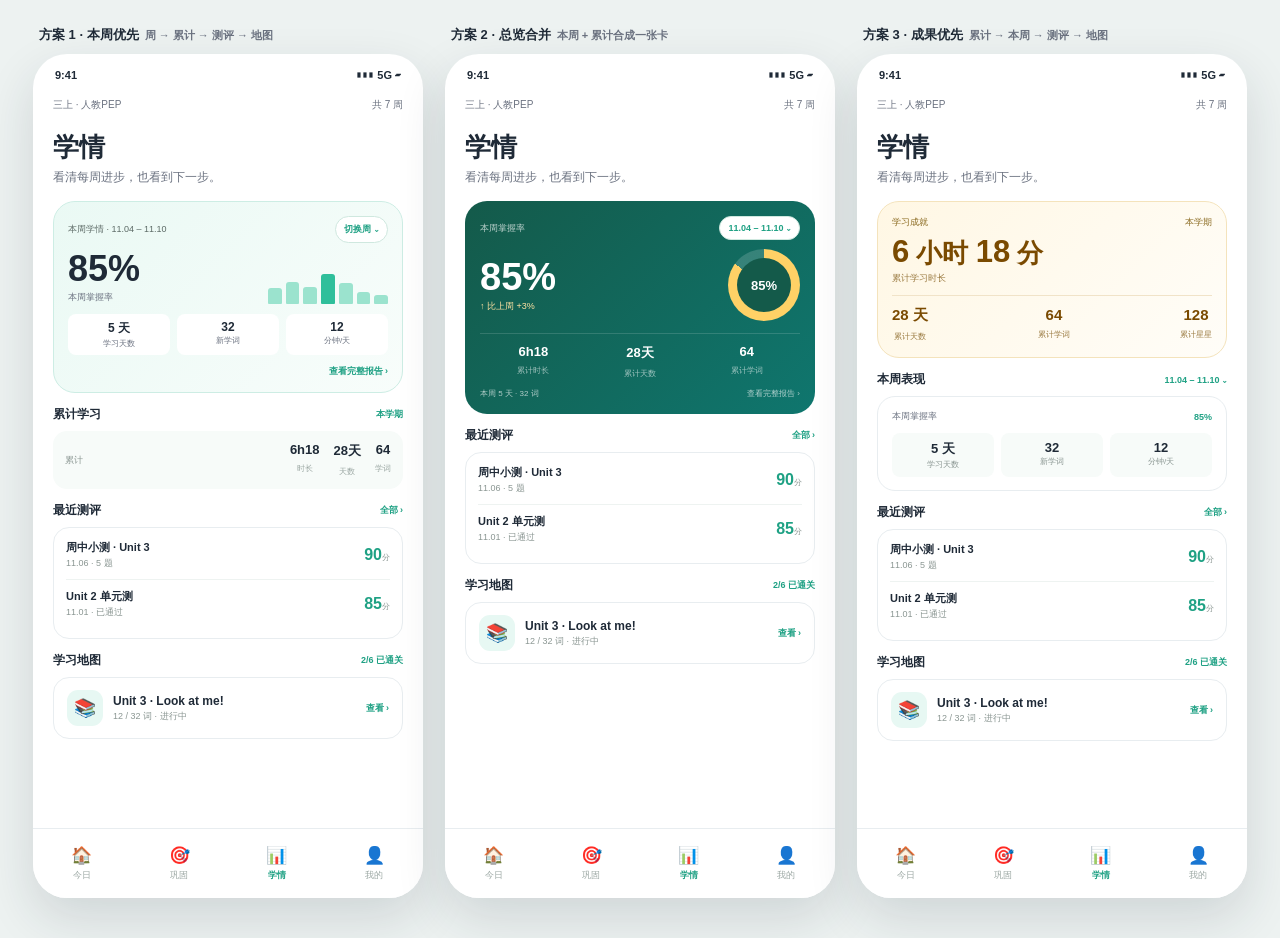
<file: variant_learning_v2.html>
<!DOCTYPE html>
<html lang="zh-CN">
<head>
<meta charset="UTF-8">
<meta name="viewport" content="width=device-width, initial-scale=1">
<title>学情页重排版方案</title>
<style>
  *{box-sizing:border-box;-webkit-font-smoothing:antialiased;}
  body{margin:0;background:#EDF2F1;font-family:-apple-system,BlinkMacSystemFont,"PingFang SC","Microsoft YaHei",sans-serif;color:#1F2A37;display:flex;gap:22px;justify-content:center;padding:26px 20px 40px;}
  .demo{width:390px;flex:0 0 390px;}
  .label{font-size:13px;font-weight:800;margin:0 0 10px 6px;}
  .label span{font-weight:600;color:#6B7280;font-size:11px;margin-left:6px;}
  .phone{width:390px;height:844px;background:#fff;border-radius:34px;overflow:hidden;box-shadow:0 20px 50px rgba(31,42,55,.14);position:relative;display:flex;flex-direction:column;}
  .status{height:42px;flex:0 0 42px;padding:0 22px;display:flex;align-items:center;justify-content:space-between;font-size:11px;font-weight:800;}
  .view{flex:1;overflow:hidden;padding:0 20px 78px;}
  .topbar{display:flex;justify-content:space-between;align-items:center;font-size:10px;color:#6B7280;padding:2px 0 12px;}
  h1{font-size:26px;margin:6px 0 4px;letter-spacing:-.5px;}
  .sub{font-size:12px;color:#6B7280;margin:0 0 15px;}
  .nav{position:absolute;left:0;right:0;bottom:0;height:70px;background:#fff;border-top:1px solid #E8EDF0;display:flex;justify-content:space-around;align-items:center;font-size:9px;color:#9AA6A2;}
  .nav div{display:flex;flex-direction:column;align-items:center;gap:3px;}
  .nav .on{color:#1FA184;font-weight:800;}
  .nav .ico{font-size:17px;}
  .date{font-size:9px;font-weight:800;color:#1FA184;background:#fff;border:1px solid #CFE8DF;border-radius:999px;padding:6px 8px;}
  .sec{display:flex;justify-content:space-between;align-items:center;margin:13px 0 8px;font-size:12px;font-weight:800;}
  .sec span{font-size:9px;color:#1FA184;font-weight:700;}

  /* 1 */
  .week1{background:linear-gradient(135deg,#EAF9F4,#F8FDFB);border:1px solid #CDEDE4;border-radius:22px;padding:14px;}
  .w1top{display:flex;justify-content:space-between;align-items:center;font-size:9px;color:#5C6A66;}
  .w1main{display:flex;align-items:flex-end;justify-content:space-between;margin:8px 0 10px;}
  .w1main .n{font-size:36px;font-weight:900;line-height:1;}
  .w1main .k{font-size:9px;color:#6B7280;margin-top:4px;}
  .w1spark{display:flex;align-items:flex-end;gap:4px;height:38px;width:120px;}
  .w1spark i{flex:1;background:#9BE3CE;border-radius:3px 3px 1px 1px;}
  .w1spark i.on{background:#2FBF9B;}
  .w1stats{display:flex;gap:7px;margin-bottom:10px;}
  .w1stats span{flex:1;text-align:center;font-size:8px;color:#6B7280;background:#fff;border-radius:8px;padding:6px 2px;}
  .w1stats b{display:block;font-size:12px;color:#1F2A37;margin-bottom:1px;}
  .linkbtn{font-size:9px;font-weight:800;color:#1FA184;text-align:right;}

  .cumrow{display:flex;align-items:center;justify-content:space-between;background:#F7FBF9;border-radius:14px;padding:11px 12px;}
  .cumrow .l{font-size:9px;color:#8A9692;}
  .cumrow .v{display:flex;gap:14px;text-align:center;}
  .cumrow b{display:block;font-size:13px;}
  .cumrow span{font-size:8px;color:#9AA6A2;}

  .assess{background:#fff;border:1px solid #E8EDF0;border-radius:16px;padding:10px 12px;}
  .arow{display:flex;justify-content:space-between;align-items:center;padding:9px 0;border-top:1px solid #EEF3F1;}
  .arow:first-child{border-top:none;padding-top:2px;}
  .arow .t{font-size:11px;font-weight:800;}
  .arow .d{font-size:9px;color:#8A9692;margin-top:2px;}
  .arow b{font-size:16px;color:#1FA184;}
  .arow small{font-size:8px;color:#8A9692;}

  .map{display:flex;align-items:center;gap:10px;background:#fff;border:1px solid #E8EDF0;border-radius:16px;padding:12px 13px;}
  .map .ico{width:36px;height:36px;border-radius:11px;background:#E7F8F3;display:flex;align-items:center;justify-content:center;font-size:18px;flex:0 0 36px;}
  .map .m{flex:1;}
  .map .t{font-size:12px;font-weight:800;}
  .map .d{font-size:9px;color:#8A9692;margin-top:2px;}
  .map .go{font-size:9px;font-weight:800;color:#1FA184;}

  /* 2 */
  .overview{background:linear-gradient(135deg,#145A4A,#0F766E);border-radius:22px;padding:15px;color:#fff;}
  .ovtop{display:flex;justify-content:space-between;align-items:center;font-size:9px;color:rgba(255,255,255,.72);}
  .ovmain{display:flex;align-items:center;justify-content:space-between;margin:9px 0 12px;}
  .ovmain .n{font-size:38px;font-weight:900;line-height:1;}
  .ovmain .k{font-size:9px;color:#FFE3A3;margin-top:4px;}
  .ovring{width:72px;height:72px;border-radius:50%;background:conic-gradient(#FFD166 0 85%,rgba(255,255,255,.16) 85% 100%);display:flex;align-items:center;justify-content:center;position:relative;}
  .ovring:after{content:"";position:absolute;inset:9px;border-radius:50%;background:#145A4A;}
  .ovring span{position:relative;z-index:1;font-size:13px;font-weight:900;}
  .ovcum{display:flex;justify-content:space-around;text-align:center;border-top:1px solid rgba(255,255,255,.14);padding-top:10px;margin-bottom:8px;}
  .ovcum b{display:block;font-size:13px;}
  .ovcum span{font-size:8px;color:rgba(255,255,255,.6);}
  .ovfoot{display:flex;justify-content:space-between;font-size:8px;color:rgba(255,255,255,.68);}

  /* 3 */
  .achieve{background:linear-gradient(135deg,#FFF7E4,#FFFDF8);border:1px solid #F4E3BC;border-radius:22px;padding:14px;}
  .actop{display:flex;justify-content:space-between;font-size:9px;color:#8A6A20;}
  .actime{font-size:26px;font-weight:900;color:#7A4A00;margin:5px 0 1px;}
  .actime b{font-size:31px;}
  .aclabel{font-size:9px;color:#9A7A40;}
  .acgrid{display:flex;justify-content:space-between;border-top:1px solid #F1E3C8;margin-top:10px;padding-top:10px;text-align:center;}
  .acgrid b{display:block;font-size:15px;color:#7A4A00;}
  .acgrid span{font-size:8px;color:#9A7A40;}
  .week3{background:#fff;border:1px solid #E8EDF0;border-radius:18px;padding:13px 14px;}
  .w3top{display:flex;justify-content:space-between;align-items:center;font-size:9px;color:#6B7280;}
  .w3stats{display:flex;gap:7px;margin-top:10px;}
  .w3stats span{flex:1;text-align:center;font-size:8px;color:#8A9692;background:#F7FBF9;border-radius:8px;padding:7px 2px;}
  .w3stats b{display:block;font-size:13px;color:#1F2A37;margin-bottom:1px;}
</style>
</head>
<body>

<!-- 1 -->
<div class="demo">
  <div class="label">方案 1 · 本周优先<span>周 → 累计 → 测评 → 地图</span></div>
  <div class="phone">
    <div class="status"><span>9:41</span><span>▮▮▮ 5G ▰</span></div>
    <div class="view">
      <div class="topbar"><span>三上 · 人教PEP</span><span>共 7 周</span></div>
      <h1>学情</h1>
      <p class="sub">看清每周进步，也看到下一步。</p>

      <div class="week1">
        <div class="w1top"><span>本周学情 · 11.04 – 11.10</span><span class="date">切换周 ⌄</span></div>
        <div class="w1main">
          <div><div class="n">85%</div><div class="k">本周掌握率</div></div>
          <div class="w1spark"><i style="height:42%"></i><i style="height:58%"></i><i style="height:46%"></i><i class="on" style="height:78%"></i><i style="height:55%"></i><i style="height:32%"></i><i style="height:24%"></i></div>
        </div>
        <div class="w1stats"><span><b>5 天</b>学习天数</span><span><b>32</b>新学词</span><span><b>12</b>分钟/天</span></div>
        <div class="linkbtn">查看完整报告 ›</div>
      </div>

      <div class="sec"><b>累计学习</b><span>本学期</span></div>
      <div class="cumrow"><span class="l">累计</span><div class="v"><div><b>6h18</b><span>时长</span></div><div><b>28天</b><span>天数</span></div><div><b>64</b><span>学词</span></div></div></div>

      <div class="sec"><b>最近测评</b><span>全部 ›</span></div>
      <div class="assess">
        <div class="arow"><div><div class="t">周中小测 · Unit 3</div><div class="d">11.06 · 5 题</div></div><div><b>90</b><small>分</small></div></div>
        <div class="arow"><div><div class="t">Unit 2 单元测</div><div class="d">11.01 · 已通过</div></div><div><b>85</b><small>分</small></div></div>
      </div>

      <div class="sec"><b>学习地图</b><span>2/6 已通关</span></div>
      <div class="map"><div class="ico">📚</div><div class="m"><div class="t">Unit 3 · Look at me!</div><div class="d">12 / 32 词 · 进行中</div></div><div class="go">查看 ›</div></div>
    </div>
    <div class="nav"><div><span class="ico">🏠</span>今日</div><div><span class="ico">🎯</span>巩固</div><div class="on"><span class="ico">📊</span>学情</div><div><span class="ico">👤</span>我的</div></div>
  </div>
</div>

<!-- 2 -->
<div class="demo">
  <div class="label">方案 2 · 总览合并<span>本周 + 累计合成一张卡</span></div>
  <div class="phone">
    <div class="status"><span>9:41</span><span>▮▮▮ 5G ▰</span></div>
    <div class="view">
      <div class="topbar"><span>三上 · 人教PEP</span><span>共 7 周</span></div>
      <h1>学情</h1>
      <p class="sub">看清每周进步，也看到下一步。</p>

      <div class="overview">
        <div class="ovtop"><span>本周掌握率</span><span class="date">11.04 – 11.10 ⌄</span></div>
        <div class="ovmain"><div><div class="n">85%</div><div class="k">↑ 比上周 +3%</div></div><div class="ovring"><span>85%</span></div></div>
        <div class="ovcum"><div><b>6h18</b><span>累计时长</span></div><div><b>28天</b><span>累计天数</span></div><div><b>64</b><span>累计学词</span></div></div>
        <div class="ovfoot"><span>本周 5 天 · 32 词</span><span>查看完整报告 ›</span></div>
      </div>

      <div class="sec"><b>最近测评</b><span>全部 ›</span></div>
      <div class="assess">
        <div class="arow"><div><div class="t">周中小测 · Unit 3</div><div class="d">11.06 · 5 题</div></div><div><b>90</b><small>分</small></div></div>
        <div class="arow"><div><div class="t">Unit 2 单元测</div><div class="d">11.01 · 已通过</div></div><div><b>85</b><small>分</small></div></div>
      </div>

      <div class="sec"><b>学习地图</b><span>2/6 已通关</span></div>
      <div class="map"><div class="ico">📚</div><div class="m"><div class="t">Unit 3 · Look at me!</div><div class="d">12 / 32 词 · 进行中</div></div><div class="go">查看 ›</div></div>
    </div>
    <div class="nav"><div><span class="ico">🏠</span>今日</div><div><span class="ico">🎯</span>巩固</div><div class="on"><span class="ico">📊</span>学情</div><div><span class="ico">👤</span>我的</div></div>
  </div>
</div>

<!-- 3 -->
<div class="demo">
  <div class="label">方案 3 · 成果优先<span>累计 → 本周 → 测评 → 地图</span></div>
  <div class="phone">
    <div class="status"><span>9:41</span><span>▮▮▮ 5G ▰</span></div>
    <div class="view">
      <div class="topbar"><span>三上 · 人教PEP</span><span>共 7 周</span></div>
      <h1>学情</h1>
      <p class="sub">看清每周进步，也看到下一步。</p>

      <div class="achieve">
        <div class="actop"><span>学习成就</span><span>本学期</span></div>
        <div class="actime"><b>6</b> 小时 <b>18</b> 分</div>
        <div class="aclabel">累计学习时长</div>
        <div class="acgrid"><div><b>28 天</b><span>累计天数</span></div><div><b>64</b><span>累计学词</span></div><div><b>128</b><span>累计星星</span></div></div>
      </div>

      <div class="sec"><b>本周表现</b><span>11.04 – 11.10 ⌄</span></div>
      <div class="week3">
        <div class="w3top"><span>本周掌握率</span><b style="color:#1FA184">85%</b></div>
        <div class="w3stats"><span><b>5 天</b>学习天数</span><span><b>32</b>新学词</span><span><b>12</b>分钟/天</span></div>
      </div>

      <div class="sec"><b>最近测评</b><span>全部 ›</span></div>
      <div class="assess">
        <div class="arow"><div><div class="t">周中小测 · Unit 3</div><div class="d">11.06 · 5 题</div></div><div><b>90</b><small>分</small></div></div>
        <div class="arow"><div><div class="t">Unit 2 单元测</div><div class="d">11.01 · 已通过</div></div><div><b>85</b><small>分</small></div></div>
      </div>

      <div class="sec"><b>学习地图</b><span>2/6 已通关</span></div>
      <div class="map"><div class="ico">📚</div><div class="m"><div class="t">Unit 3 · Look at me!</div><div class="d">12 / 32 词 · 进行中</div></div><div class="go">查看 ›</div></div>
    </div>
    <div class="nav"><div><span class="ico">🏠</span>今日</div><div><span class="ico">🎯</span>巩固</div><div class="on"><span class="ico">📊</span>学情</div><div><span class="ico">👤</span>我的</div></div>
  </div>
</div>

</body>
</html>
</file>
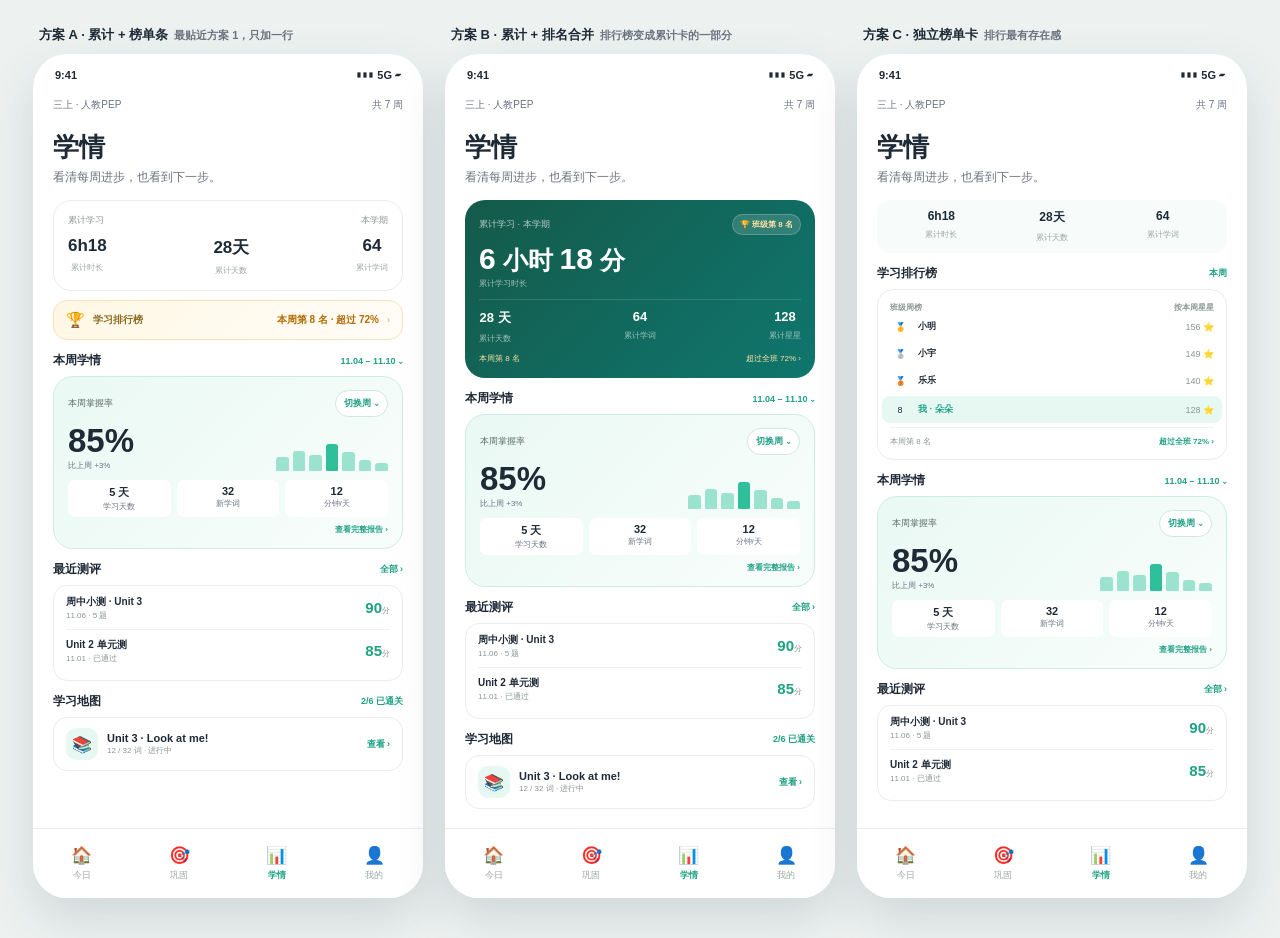
<file: variant_learning_v3.html>
<!DOCTYPE html>
<html lang="zh-CN">
<head>
<meta charset="UTF-8">
<meta name="viewport" content="width=device-width, initial-scale=1">
<title>学情页 · 方案 1 衍生</title>
<style>
  *{box-sizing:border-box;-webkit-font-smoothing:antialiased;}
  body{margin:0;background:#EDF2F1;font-family:-apple-system,BlinkMacSystemFont,"PingFang SC","Microsoft YaHei",sans-serif;color:#1F2A37;display:flex;gap:22px;justify-content:center;padding:26px 20px 40px;}
  .demo{width:390px;flex:0 0 390px;}
  .label{font-size:13px;font-weight:800;margin:0 0 10px 6px;}
  .label span{font-weight:600;color:#6B7280;font-size:11px;margin-left:6px;}
  .phone{width:390px;height:844px;background:#fff;border-radius:34px;overflow:hidden;box-shadow:0 20px 50px rgba(31,42,55,.14);position:relative;display:flex;flex-direction:column;}
  .status{height:42px;flex:0 0 42px;padding:0 22px;display:flex;align-items:center;justify-content:space-between;font-size:11px;font-weight:800;}
  .view{flex:1;overflow:hidden;padding:0 20px 78px;}
  .topbar{display:flex;justify-content:space-between;align-items:center;font-size:10px;color:#6B7280;padding:2px 0 12px;}
  h1{font-size:26px;margin:6px 0 4px;letter-spacing:-.5px;}
  .sub{font-size:12px;color:#6B7280;margin:0 0 14px;}
  .nav{position:absolute;left:0;right:0;bottom:0;height:70px;background:#fff;border-top:1px solid #E8EDF0;display:flex;justify-content:space-around;align-items:center;font-size:9px;color:#9AA6A2;}
  .nav div{display:flex;flex-direction:column;align-items:center;gap:3px;}
  .nav .on{color:#1FA184;font-weight:800;}
  .nav .ico{font-size:17px;}
  .date{font-size:9px;font-weight:800;color:#1FA184;background:#fff;border:1px solid #CFE8DF;border-radius:999px;padding:6px 8px;}
  .sec{display:flex;justify-content:space-between;align-items:center;margin:12px 0 7px;font-size:12px;font-weight:800;}
  .sec span{font-size:9px;color:#1FA184;font-weight:700;}

  /* 累计 */
  .cumCard{background:#fff;border:1px solid #E8EDF0;border-radius:18px;padding:13px 14px;}
  .cumTop{display:flex;justify-content:space-between;font-size:9px;color:#8A9692;}
  .cumStats{display:flex;justify-content:space-between;margin-top:9px;text-align:center;}
  .cumStats b{display:block;font-size:17px;}
  .cumStats span{font-size:8px;color:#9AA6A2;}

  /* 榜单条 */
  .rankBar{display:flex;align-items:center;gap:8px;background:linear-gradient(135deg,#FFF7E4,#FFFDF8);border:1px solid #F4E3BC;border-radius:14px;padding:10px 12px;margin-top:9px;}
  .rankBar .ico{font-size:15px;}
  .rankBar .t{font-size:10px;font-weight:800;color:#8A6A20;}
  .rankBar .n{margin-left:auto;font-size:10px;font-weight:800;color:#B26A00;}
  .rankBar .go{font-size:9px;color:#C9A45C;}

  /* 周卡 */
  .weekCard{background:linear-gradient(135deg,#EAF9F4,#F8FDFB);border:1px solid #CDEDE4;border-radius:20px;padding:13px 14px;}
  .wTop{display:flex;justify-content:space-between;align-items:center;font-size:9px;color:#5C6A66;}
  .wMain{display:flex;align-items:flex-end;justify-content:space-between;margin:7px 0 9px;}
  .wMain .n{font-size:33px;font-weight:900;line-height:1;}
  .wMain .k{font-size:8px;color:#6B7280;margin-top:3px;}
  .spark{display:flex;align-items:flex-end;gap:4px;height:34px;width:112px;}
  .spark i{flex:1;background:#9BE3CE;border-radius:3px 3px 1px 1px;}
  .spark i.on{background:#2FBF9B;}
  .wStats{display:flex;gap:6px;}
  .wStats span{flex:1;text-align:center;font-size:8px;color:#6B7280;background:#fff;border-radius:7px;padding:5px 2px;}
  .wStats b{display:block;font-size:11px;color:#1F2A37;margin-bottom:1px;}
  .wLink{font-size:8px;font-weight:800;color:#1FA184;text-align:right;margin-top:7px;}

  .assess{background:#fff;border:1px solid #E8EDF0;border-radius:14px;padding:8px 12px;}
  .arow{display:flex;justify-content:space-between;align-items:center;padding:8px 0;border-top:1px solid #EEF3F1;}
  .arow:first-child{border-top:none;padding-top:1px;}
  .arow .t{font-size:10px;font-weight:800;}
  .arow .d{font-size:8px;color:#8A9692;margin-top:1px;}
  .arow b{font-size:15px;color:#1FA184;}
  .arow small{font-size:8px;color:#8A9692;}

  .map{display:flex;align-items:center;gap:9px;background:#fff;border:1px solid #E8EDF0;border-radius:14px;padding:10px 12px;}
  .map .ico{width:32px;height:32px;border-radius:10px;background:#E7F8F3;display:flex;align-items:center;justify-content:center;font-size:16px;flex:0 0 32px;}
  .map .m{flex:1;}
  .map .t{font-size:11px;font-weight:800;}
  .map .d{font-size:8px;color:#8A9692;margin-top:1px;}
  .map .go{font-size:9px;font-weight:800;color:#1FA184;}

  /* B 合并 */
  .cumHero{background:linear-gradient(135deg,#145A4A,#0F766E);border-radius:20px;padding:14px;color:#fff;}
  .chTop{display:flex;justify-content:space-between;align-items:center;font-size:9px;color:rgba(255,255,255,.7);}
  .rankPill{background:rgba(255,255,255,.14);border:1px solid rgba(255,255,255,.2);color:#FFE3A3;border-radius:999px;padding:4px 7px;font-size:8px;font-weight:800;}
  .chTime{font-size:25px;font-weight:900;margin:7px 0 1px;}
  .chTime b{font-size:30px;}
  .chLabel{font-size:8px;color:rgba(255,255,255,.6);}
  .chStats{display:flex;justify-content:space-between;border-top:1px solid rgba(255,255,255,.14);margin-top:10px;padding-top:9px;text-align:center;}
  .chStats b{display:block;font-size:13px;}
  .chStats span{font-size:8px;color:rgba(255,255,255,.6);}
  .chFoot{display:flex;justify-content:space-between;font-size:8px;color:#FFE3A3;margin-top:8px;}

  /* C 榜单卡 */
  .rankCard{background:#fff;border:1px solid #E8EDF0;border-radius:16px;padding:12px;}
  .rcTop{display:flex;justify-content:space-between;align-items:center;font-size:11px;font-weight:800;}
  .rcTop span{font-size:8px;color:#8A9692;font-weight:600;}
  .rrow{display:flex;align-items:center;gap:8px;padding:7px 0;font-size:9px;}
  .rrow .medal{width:20px;text-align:center;}
  .rrow .name{flex:1;font-weight:700;}
  .rrow .pts{font-size:9px;color:#8A9692;}
  .rrow.me{background:#E7F8F3;border-radius:8px;padding:7px 8px;margin:2px -8px;}
  .rrow.me .name{color:#1FA184;font-weight:800;}
  .rcFoot{display:flex;justify-content:space-between;font-size:8px;color:#8A9692;border-top:1px solid #EEF3F1;margin-top:4px;padding-top:8px;}
  .rcFoot b{color:#1FA184;}

  .cumStrip{display:flex;justify-content:space-around;background:#F7FBF9;border-radius:13px;padding:9px;text-align:center;}
  .cumStrip b{display:block;font-size:12px;}
  .cumStrip span{font-size:8px;color:#9AA6A2;}
</style>
</head>
<body>

<!-- A -->
<div class="demo">
  <div class="label">方案 A · 累计 + 榜单条<span>最贴近方案 1，只加一行</span></div>
  <div class="phone">
    <div class="status"><span>9:41</span><span>▮▮▮ 5G ▰</span></div>
    <div class="view">
      <div class="topbar"><span>三上 · 人教PEP</span><span>共 7 周</span></div>
      <h1>学情</h1>
      <p class="sub">看清每周进步，也看到下一步。</p>

      <div class="cumCard">
        <div class="cumTop"><span>累计学习</span><span>本学期</span></div>
        <div class="cumStats"><div><b>6h18</b><span>累计时长</span></div><div><b>28天</b><span>累计天数</span></div><div><b>64</b><span>累计学词</span></div></div>
      </div>
      <div class="rankBar"><span class="ico">🏆</span><span class="t">学习排行榜</span><span class="n">本周第 8 名 · 超过 72%</span><span class="go">›</span></div>

      <div class="sec"><b>本周学情</b><span>11.04 – 11.10 ⌄</span></div>
      <div class="weekCard">
        <div class="wTop"><span>本周掌握率</span><span class="date">切换周 ⌄</span></div>
        <div class="wMain"><div><div class="n">85%</div><div class="k">比上周 +3%</div></div><div class="spark"><i style="height:42%"></i><i style="height:58%"></i><i style="height:46%"></i><i class="on" style="height:78%"></i><i style="height:55%"></i><i style="height:32%"></i><i style="height:24%"></i></div></div>
        <div class="wStats"><span><b>5 天</b>学习天数</span><span><b>32</b>新学词</span><span><b>12</b>分钟/天</span></div>
        <div class="wLink">查看完整报告 ›</div>
      </div>

      <div class="sec"><b>最近测评</b><span>全部 ›</span></div>
      <div class="assess">
        <div class="arow"><div><div class="t">周中小测 · Unit 3</div><div class="d">11.06 · 5 题</div></div><div><b>90</b><small>分</small></div></div>
        <div class="arow"><div><div class="t">Unit 2 单元测</div><div class="d">11.01 · 已通过</div></div><div><b>85</b><small>分</small></div></div>
      </div>

      <div class="sec"><b>学习地图</b><span>2/6 已通关</span></div>
      <div class="map"><div class="ico">📚</div><div class="m"><div class="t">Unit 3 · Look at me!</div><div class="d">12 / 32 词 · 进行中</div></div><div class="go">查看 ›</div></div>
    </div>
    <div class="nav"><div><span class="ico">🏠</span>今日</div><div><span class="ico">🎯</span>巩固</div><div class="on"><span class="ico">📊</span>学情</div><div><span class="ico">👤</span>我的</div></div>
  </div>
</div>

<!-- B -->
<div class="demo">
  <div class="label">方案 B · 累计 + 排名合并<span>排行榜变成累计卡的一部分</span></div>
  <div class="phone">
    <div class="status"><span>9:41</span><span>▮▮▮ 5G ▰</span></div>
    <div class="view">
      <div class="topbar"><span>三上 · 人教PEP</span><span>共 7 周</span></div>
      <h1>学情</h1>
      <p class="sub">看清每周进步，也看到下一步。</p>

      <div class="cumHero">
        <div class="chTop"><span>累计学习 · 本学期</span><span class="rankPill">🏆 班级第 8 名</span></div>
        <div class="chTime"><b>6</b> 小时 <b>18</b> 分</div>
        <div class="chLabel">累计学习时长</div>
        <div class="chStats"><div><b>28 天</b><span>累计天数</span></div><div><b>64</b><span>累计学词</span></div><div><b>128</b><span>累计星星</span></div></div>
        <div class="chFoot"><span>本周第 8 名</span><span>超过全班 72% ›</span></div>
      </div>

      <div class="sec"><b>本周学情</b><span>11.04 – 11.10 ⌄</span></div>
      <div class="weekCard">
        <div class="wTop"><span>本周掌握率</span><span class="date">切换周 ⌄</span></div>
        <div class="wMain"><div><div class="n">85%</div><div class="k">比上周 +3%</div></div><div class="spark"><i style="height:42%"></i><i style="height:58%"></i><i style="height:46%"></i><i class="on" style="height:78%"></i><i style="height:55%"></i><i style="height:32%"></i><i style="height:24%"></i></div></div>
        <div class="wStats"><span><b>5 天</b>学习天数</span><span><b>32</b>新学词</span><span><b>12</b>分钟/天</span></div>
        <div class="wLink">查看完整报告 ›</div>
      </div>

      <div class="sec"><b>最近测评</b><span>全部 ›</span></div>
      <div class="assess">
        <div class="arow"><div><div class="t">周中小测 · Unit 3</div><div class="d">11.06 · 5 题</div></div><div><b>90</b><small>分</small></div></div>
        <div class="arow"><div><div class="t">Unit 2 单元测</div><div class="d">11.01 · 已通过</div></div><div><b>85</b><small>分</small></div></div>
      </div>

      <div class="sec"><b>学习地图</b><span>2/6 已通关</span></div>
      <div class="map"><div class="ico">📚</div><div class="m"><div class="t">Unit 3 · Look at me!</div><div class="d">12 / 32 词 · 进行中</div></div><div class="go">查看 ›</div></div>
    </div>
    <div class="nav"><div><span class="ico">🏠</span>今日</div><div><span class="ico">🎯</span>巩固</div><div class="on"><span class="ico">📊</span>学情</div><div><span class="ico">👤</span>我的</div></div>
  </div>
</div>

<!-- C -->
<div class="demo">
  <div class="label">方案 C · 独立榜单卡<span>排行最有存在感</span></div>
  <div class="phone">
    <div class="status"><span>9:41</span><span>▮▮▮ 5G ▰</span></div>
    <div class="view">
      <div class="topbar"><span>三上 · 人教PEP</span><span>共 7 周</span></div>
      <h1>学情</h1>
      <p class="sub">看清每周进步，也看到下一步。</p>

      <div class="cumStrip"><div><b>6h18</b><span>累计时长</span></div><div><b>28天</b><span>累计天数</span></div><div><b>64</b><span>累计学词</span></div></div>

      <div class="sec"><b>学习排行榜</b><span>本周</span></div>
      <div class="rankCard">
        <div class="rcTop"><span>班级周榜</span><span>按本周星星</span></div>
        <div class="rrow"><span class="medal">🥇</span><span class="name">小明</span><span class="pts">156 ⭐</span></div>
        <div class="rrow"><span class="medal">🥈</span><span class="name">小宇</span><span class="pts">149 ⭐</span></div>
        <div class="rrow"><span class="medal">🥉</span><span class="name">乐乐</span><span class="pts">140 ⭐</span></div>
        <div class="rrow me"><span class="medal">8</span><span class="name">我 · 朵朵</span><span class="pts">128 ⭐</span></div>
        <div class="rcFoot"><span>本周第 8 名</span><b>超过全班 72% ›</b></div>
      </div>

      <div class="sec"><b>本周学情</b><span>11.04 – 11.10 ⌄</span></div>
      <div class="weekCard">
        <div class="wTop"><span>本周掌握率</span><span class="date">切换周 ⌄</span></div>
        <div class="wMain"><div><div class="n">85%</div><div class="k">比上周 +3%</div></div><div class="spark"><i style="height:42%"></i><i style="height:58%"></i><i style="height:46%"></i><i class="on" style="height:78%"></i><i style="height:55%"></i><i style="height:32%"></i><i style="height:24%"></i></div></div>
        <div class="wStats"><span><b>5 天</b>学习天数</span><span><b>32</b>新学词</span><span><b>12</b>分钟/天</span></div>
        <div class="wLink">查看完整报告 ›</div>
      </div>

      <div class="sec"><b>最近测评</b><span>全部 ›</span></div>
      <div class="assess">
        <div class="arow"><div><div class="t">周中小测 · Unit 3</div><div class="d">11.06 · 5 题</div></div><div><b>90</b><small>分</small></div></div>
        <div class="arow"><div><div class="t">Unit 2 单元测</div><div class="d">11.01 · 已通过</div></div><div><b>85</b><small>分</small></div></div>
      </div>
    </div>
    <div class="nav"><div><span class="ico">🏠</span>今日</div><div><span class="ico">🎯</span>巩固</div><div class="on"><span class="ico">📊</span>学情</div><div><span class="ico">👤</span>我的</div></div>
  </div>
</div>

</body>
</html>
</file>
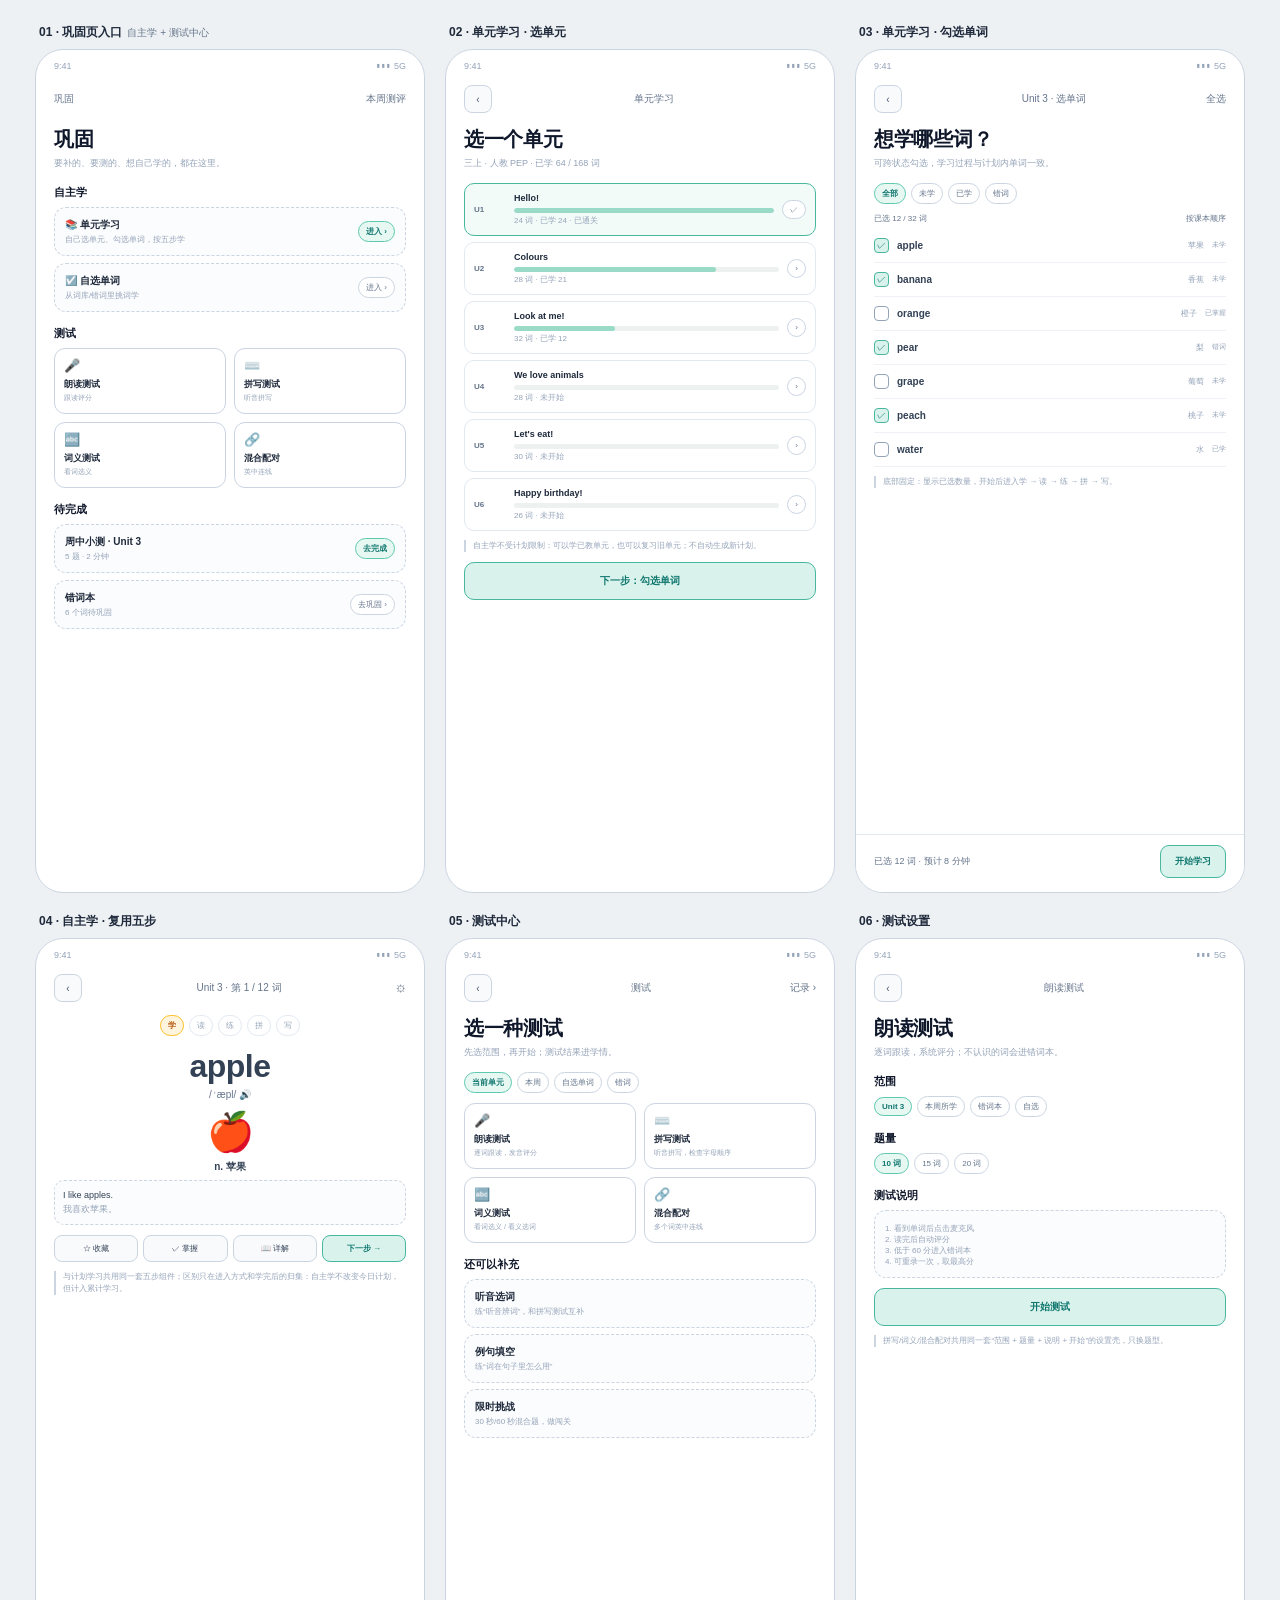
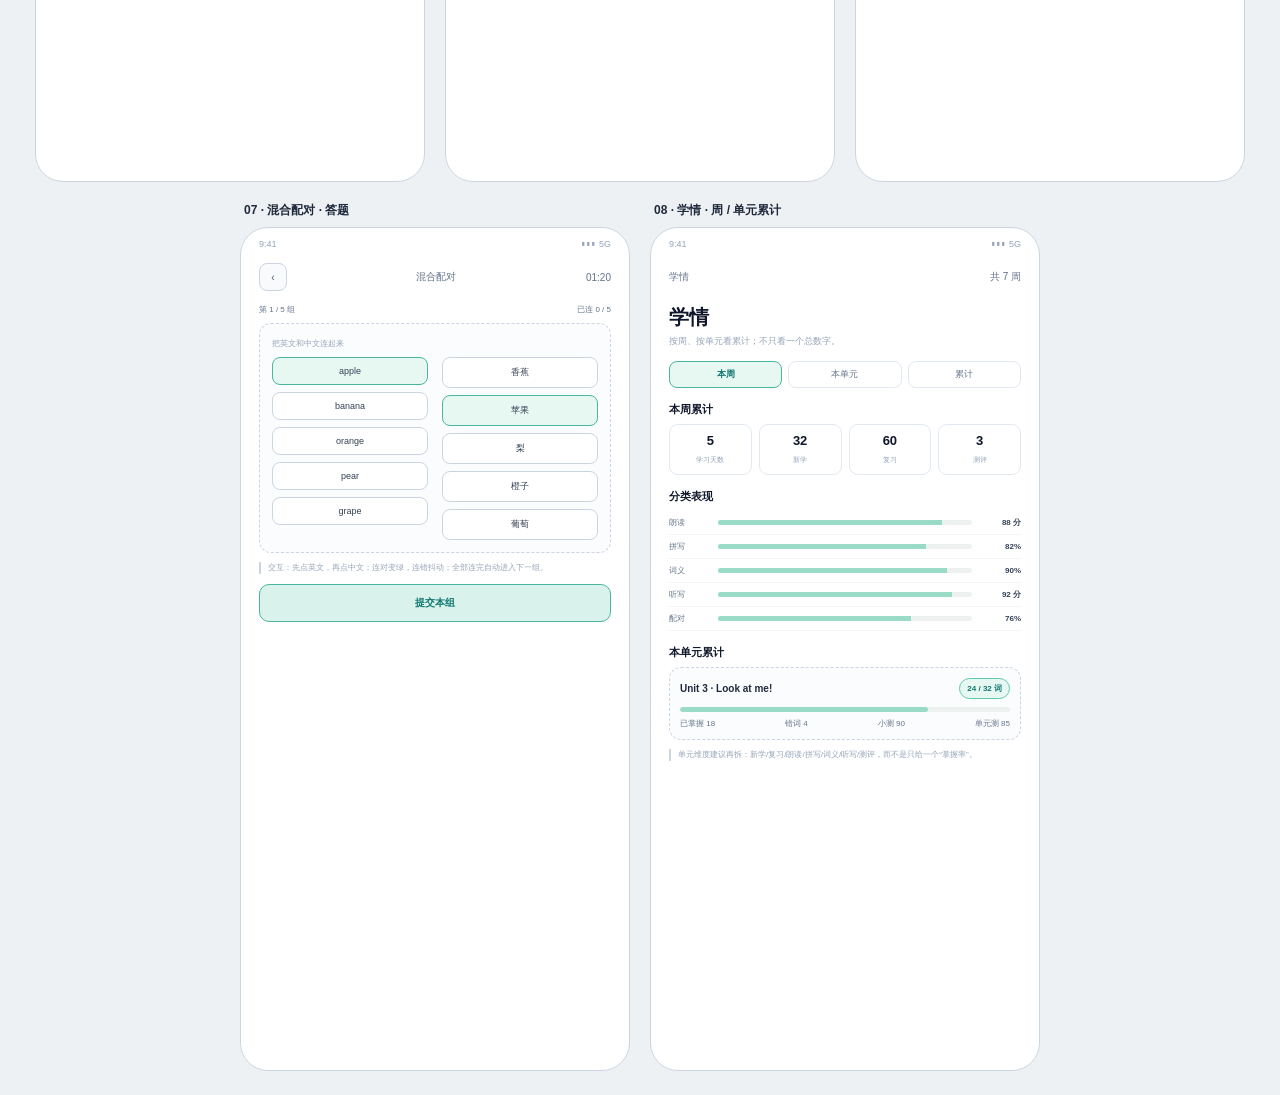
<file: wireframe_learning_tests.html>
<!DOCTYPE html>
<html lang="zh-CN">
<head>
<meta charset="UTF-8">
<meta name="viewport" content="width=device-width, initial-scale=1">
<title>自主学 / 测试 / 学情 线稿</title>
<style>
  *{box-sizing:border-box;}
  body{margin:0;background:#EEF1F3;font-family:-apple-system,BlinkMacSystemFont,"PingFang SC","Microsoft YaHei",sans-serif;color:#334155;padding:24px;display:flex;flex-wrap:wrap;gap:20px;justify-content:center;}
  .demo{width:390px;flex:0 0 390px;}
  .label{font-size:12px;font-weight:800;color:#1E293B;margin:0 0 8px 4px;}
  .label span{font-size:10px;color:#64748B;font-weight:500;margin-left:5px;}
  .phone{width:390px;height:844px;background:#fff;border:1.5px solid #CBD5E1;border-radius:28px;overflow:hidden;position:relative;display:flex;flex-direction:column;}
  .status{height:32px;flex:0 0 32px;padding:0 18px;display:flex;align-items:center;justify-content:space-between;font-size:9px;color:#94A3B8;}
  .view{flex:1;overflow:hidden;padding:0 18px 20px;}
  .topbar{display:flex;align-items:center;justify-content:space-between;min-height:34px;font-size:10px;color:#64748B;margin-bottom:10px;}
  .back{width:28px;height:28px;border:1px solid #CBD5E1;border-radius:8px;display:flex;align-items:center;justify-content:center;background:#F8FAFC;color:#475569;}
  h1{font-size:20px;margin:2px 0 4px;color:#0F172A;letter-spacing:-.3px;}
  h2{font-size:11px;margin:14px 0 7px;color:#0F172A;}
  .sub{font-size:9px;color:#94A3B8;line-height:1.5;margin:0 0 12px;}
  .box{border:1px dashed #CBD5E1;border-radius:12px;padding:10px;background:#FBFCFD;}
  .row{display:flex;align-items:center;gap:8px;}
  .between{display:flex;align-items:center;justify-content:space-between;}
  .t{font-size:10px;font-weight:700;color:#1E293B;}
  .d{font-size:8px;color:#94A3B8;margin-top:2px;}
  .chip{font-size:8px;border:1px solid #CBD5E1;border-radius:999px;padding:4px 7px;color:#64748B;background:#fff;}
  .chip.on{background:#E7F8F3;border-color:#5EC9AF;color:#0F766E;font-weight:700;}
  .btn{height:38px;border-radius:10px;border:1px solid #94A3B8;background:#F8FAFC;display:flex;align-items:center;justify-content:center;font-size:10px;font-weight:700;color:#334155;margin-top:10px;}
  .btn.primary{background:#D9F3EC;border-color:#48B79E;color:#0F766E;}
  .line{height:1px;background:#E2E8F0;margin:8px 0;}
  .stat{display:flex;gap:7px;}
  .stat > div{flex:1;border:1px solid #E2E8F0;border-radius:9px;padding:8px 4px;text-align:center;background:#fff;}
  .stat b{display:block;font-size:13px;color:#0F172A;}
  .stat span{font-size:7px;color:#94A3B8;}
  .progress{height:5px;border-radius:99px;background:#EDF2F0;overflow:hidden;margin-top:5px;}
  .progress i{display:block;height:100%;background:#9ADBC8;border-radius:99px;}
  .wordrow{display:flex;align-items:center;gap:8px;padding:9px 0;border-bottom:1px solid #EEF2F6;}
  .wordrow:last-child{border-bottom:none;}
  .check{width:15px;height:15px;border:1.5px solid #94A3B8;border-radius:4px;flex:0 0 15px;display:flex;align-items:center;justify-content:center;font-size:9px;color:#0F766E;}
  .check.on{background:#D9F3EC;border-color:#48B79E;}
  .w{font-size:10px;font-weight:700;flex:1;}
  .wm{font-size:8px;color:#94A3B8;}
  .st{font-size:7px;color:#94A3B8;}
  .grid2{display:grid;grid-template-columns:1fr 1fr;gap:8px;}
  .testcard{border:1px solid #CBD5E1;border-radius:11px;padding:9px;min-height:66px;background:#fff;}
  .testcard .ico{font-size:13px;}
  .testcard .t{font-size:9px;margin-top:5px;}
  .testcard .d{font-size:7px;line-height:1.4;}
  .five{display:flex;gap:5px;justify-content:center;margin:8px 0 12px;}
  .five span{font-size:8px;color:#94A3B8;border:1px solid #E2E8F0;border-radius:999px;padding:4px 7px;}
  .five span.on{background:#FFF4DE;border-color:#FBBF24;color:#B45309;font-weight:700;}
  .bigword{font-size:32px;font-weight:900;text-align:center;margin:10px 0 4px;letter-spacing:-.5px;}
  .phon{text-align:center;font-size:10px;color:#64748B;margin-bottom:10px;}
  .emoji{font-size:38px;text-align:center;margin:6px 0;}
  .meaning{text-align:center;font-size:10px;font-weight:700;margin:6px 0;}
  .example{border:1px dashed #CBD5E1;border-radius:10px;padding:8px;font-size:9px;line-height:1.5;background:#FBFCFD;}
  .actions{display:flex;gap:5px;margin-top:10px;}
  .actions div{flex:1;border:1px solid #CBD5E1;border-radius:8px;padding:7px 2px;text-align:center;font-size:8px;background:#F8FAFC;}
  .actions .main{background:#D9F3EC;border-color:#48B79E;color:#0F766E;font-weight:700;}
  .match{display:flex;gap:14px;margin-top:8px;}
  .match .col{flex:1;display:flex;flex-direction:column;gap:7px;}
  .match .item{border:1px solid #CBD5E1;border-radius:8px;padding:8px 5px;text-align:center;font-size:9px;background:#fff;}
  .match .item.sel{border-color:#48B79E;background:#E7F8F3;}
  .timebar{display:flex;justify-content:space-between;font-size:8px;color:#64748B;margin-bottom:8px;}
  .unitrow{display:flex;align-items:center;gap:8px;border:1px solid #E2E8F0;border-radius:10px;padding:9px;margin-bottom:6px;}
  .unitno{width:32px;font-size:8px;font-weight:800;color:#64748B;}
  .unitrow .u{flex:1;}
  .unitrow .u .t{font-size:9px;}
  .unitrow.on{border-color:#48B79E;background:#F2FBF8;}
  .footerbar{position:absolute;left:0;right:0;bottom:0;background:#fff;border-top:1px solid #E2E8F0;padding:10px 18px 14px;display:flex;align-items:center;gap:10px;}
  .footerbar .info{flex:1;font-size:9px;color:#64748B;}
  .footerbar .go{background:#D9F3EC;border:1px solid #48B79E;color:#0F766E;border-radius:9px;padding:9px 14px;font-size:9px;font-weight:800;}
  .tabs{display:flex;gap:6px;margin:4px 0 10px;}
  .tabs div{flex:1;text-align:center;font-size:9px;border:1px solid #E2E8F0;border-radius:8px;padding:6px 0;color:#64748B;}
  .tabs .on{background:#E7F8F3;border-color:#48B79E;color:#0F766E;font-weight:700;}
  .breakdown{margin-top:6px;}
  .brow{display:flex;align-items:center;gap:7px;font-size:8px;color:#64748B;padding:6px 0;border-bottom:1px solid #F1F5F9;}
  .brow .name{width:42px;}
  .brow .bar{flex:1;height:5px;border-radius:99px;background:#EDF2F0;overflow:hidden;}
  .brow .bar i{display:block;height:100%;background:#9ADBC8;}
  .brow .val{width:42px;text-align:right;color:#334155;font-weight:700;}
  .note{font-size:8px;color:#94A3B8;border-left:2px solid #CBD5E1;padding-left:7px;line-height:1.5;margin-top:9px;}
</style>
</head>
<body>

<!-- 01 -->
<div class="demo">
  <div class="label">01 · 巩固页入口<span>自主学 + 测试中心</span></div>
  <div class="phone">
    <div class="status"><span>9:41</span><span>▮▮▮ 5G</span></div>
    <div class="view">
      <div class="topbar"><div>巩固</div><div>本周测评</div></div>
      <h1>巩固</h1>
      <p class="sub">要补的、要测的、想自己学的，都在这里。</p>

      <h2>自主学</h2>
      <div class="box between">
        <div><div class="t">📚 单元学习</div><div class="d">自己选单元、勾选单词，按五步学</div></div>
        <div class="chip on">进入 ›</div>
      </div>
      <div class="box between" style="margin-top:7px">
        <div><div class="t">☑️ 自选单词</div><div class="d">从词库/错词里挑词学</div></div>
        <div class="chip">进入 ›</div>
      </div>

      <h2>测试</h2>
      <div class="grid2">
        <div class="testcard"><div class="ico">🎤</div><div class="t">朗读测试</div><div class="d">跟读评分</div></div>
        <div class="testcard"><div class="ico">⌨️</div><div class="t">拼写测试</div><div class="d">听音拼写</div></div>
        <div class="testcard"><div class="ico">🔤</div><div class="t">词义测试</div><div class="d">看词选义</div></div>
        <div class="testcard"><div class="ico">🔗</div><div class="t">混合配对</div><div class="d">英中连线</div></div>
      </div>

      <h2>待完成</h2>
      <div class="box between"><div><div class="t">周中小测 · Unit 3</div><div class="d">5 题 · 2 分钟</div></div><div class="chip on">去完成</div></div>
      <div class="box between" style="margin-top:7px"><div><div class="t">错词本</div><div class="d">6 个词待巩固</div></div><div class="chip">去巩固 ›</div></div>
    </div>
  </div>
</div>

<!-- 02 -->
<div class="demo">
  <div class="label">02 · 单元学习 · 选单元</div>
  <div class="phone">
    <div class="status"><span>9:41</span><span>▮▮▮ 5G</span></div>
    <div class="view">
      <div class="topbar"><div class="back">‹</div><div>单元学习</div><div></div></div>
      <h1>选一个单元</h1>
      <p class="sub">三上 · 人教 PEP · 已学 64 / 168 词</p>

      <div class="unitrow on"><div class="unitno">U1</div><div class="u"><div class="t">Hello!</div><div class="progress"><i style="width:100%"></i></div><div class="d">24 词 · 已学 24 · 已通关</div></div><div class="chip">✓</div></div>
      <div class="unitrow"><div class="unitno">U2</div><div class="u"><div class="t">Colours</div><div class="progress"><i style="width:76%"></i></div><div class="d">28 词 · 已学 21</div></div><div class="chip">›</div></div>
      <div class="unitrow"><div class="unitno">U3</div><div class="u"><div class="t">Look at me!</div><div class="progress"><i style="width:38%"></i></div><div class="d">32 词 · 已学 12</div></div><div class="chip">›</div></div>
      <div class="unitrow"><div class="unitno">U4</div><div class="u"><div class="t">We love animals</div><div class="progress"><i style="width:0%"></i></div><div class="d">28 词 · 未开始</div></div><div class="chip">›</div></div>
      <div class="unitrow"><div class="unitno">U5</div><div class="u"><div class="t">Let's eat!</div><div class="progress"><i style="width:0%"></i></div><div class="d">30 词 · 未开始</div></div><div class="chip">›</div></div>
      <div class="unitrow"><div class="unitno">U6</div><div class="u"><div class="t">Happy birthday!</div><div class="progress"><i style="width:0%"></i></div><div class="d">26 词 · 未开始</div></div><div class="chip">›</div></div>

      <div class="note">自主学不受计划限制：可以学已教单元，也可以复习旧单元；不自动生成新计划。</div>
      <div class="btn primary">下一步：勾选单词</div>
    </div>
  </div>
</div>

<!-- 03 -->
<div class="demo">
  <div class="label">03 · 单元学习 · 勾选单词</div>
  <div class="phone">
    <div class="status"><span>9:41</span><span>▮▮▮ 5G</span></div>
    <div class="view">
      <div class="topbar"><div class="back">‹</div><div>Unit 3 · 选单词</div><div>全选</div></div>
      <h1>想学哪些词？</h1>
      <p class="sub">可跨状态勾选，学习过程与计划内单词一致。</p>

      <div class="row" style="gap:5px;margin-bottom:9px"><span class="chip on">全部</span><span class="chip">未学</span><span class="chip">已学</span><span class="chip">错词</span></div>
      <div class="between" style="font-size:8px;color:#64748B;margin-bottom:5px"><span>已选 12 / 32 词</span><span>按课本顺序</span></div>

      <div class="wordrow"><div class="check on">✓</div><div class="w">apple</div><div class="wm">苹果</div><div class="st">未学</div></div>
      <div class="wordrow"><div class="check on">✓</div><div class="w">banana</div><div class="wm">香蕉</div><div class="st">未学</div></div>
      <div class="wordrow"><div class="check"> </div><div class="w">orange</div><div class="wm">橙子</div><div class="st">已掌握</div></div>
      <div class="wordrow"><div class="check on">✓</div><div class="w">pear</div><div class="wm">梨</div><div class="st">错词</div></div>
      <div class="wordrow"><div class="check"> </div><div class="w">grape</div><div class="wm">葡萄</div><div class="st">未学</div></div>
      <div class="wordrow"><div class="check on">✓</div><div class="w">peach</div><div class="wm">桃子</div><div class="st">未学</div></div>
      <div class="wordrow"><div class="check"> </div><div class="w">water</div><div class="wm">水</div><div class="st">已学</div></div>

      <div class="note">底部固定：显示已选数量，开始后进入学 → 读 → 练 → 拼 → 写。</div>
    </div>
    <div class="footerbar"><div class="info">已选 12 词 · 预计 8 分钟</div><div class="go">开始学习</div></div>
  </div>
</div>

<!-- 04 -->
<div class="demo">
  <div class="label">04 · 自主学 · 复用五步</div>
  <div class="phone">
    <div class="status"><span>9:41</span><span>▮▮▮ 5G</span></div>
    <div class="view">
      <div class="topbar"><div class="back">‹</div><div>Unit 3 · 第 1 / 12 词</div><div>⚙</div></div>
      <div class="five"><span class="on">学</span><span>读</span><span>练</span><span>拼</span><span>写</span></div>
      <div class="bigword">apple</div>
      <div class="phon">/ˈæpl/ 🔊</div>
      <div class="emoji">🍎</div>
      <div class="meaning">n. 苹果</div>
      <div class="example">I like apples.<br><span style="color:#94A3B8">我喜欢苹果。</span></div>
      <div class="actions"><div>☆ 收藏</div><div>✓ 掌握</div><div>📖 详解</div><div class="main">下一步 →</div></div>
      <div class="note">与计划学习共用同一套五步组件；区别只在进入方式和学完后的归集：自主学不改变今日计划，但计入累计学习。</div>
    </div>
  </div>
</div>

<!-- 05 -->
<div class="demo">
  <div class="label">05 · 测试中心</div>
  <div class="phone">
    <div class="status"><span>9:41</span><span>▮▮▮ 5G</span></div>
    <div class="view">
      <div class="topbar"><div class="back">‹</div><div>测试</div><div>记录 ›</div></div>
      <h1>选一种测试</h1>
      <p class="sub">先选范围，再开始；测试结果进学情。</p>

      <div class="row" style="gap:5px;margin-bottom:10px"><span class="chip on">当前单元</span><span class="chip">本周</span><span class="chip">自选单词</span><span class="chip">错词</span></div>

      <div class="grid2">
        <div class="testcard"><div class="ico">🎤</div><div class="t">朗读测试</div><div class="d">逐词跟读，发音评分</div></div>
        <div class="testcard"><div class="ico">⌨️</div><div class="t">拼写测试</div><div class="d">听音拼写，检查字母顺序</div></div>
        <div class="testcard"><div class="ico">🔤</div><div class="t">词义测试</div><div class="d">看词选义 / 看义选词</div></div>
        <div class="testcard"><div class="ico">🔗</div><div class="t">混合配对</div><div class="d">多个词英中连线</div></div>
      </div>

      <h2>还可以补充</h2>
      <div class="box"><div class="t">听音选词</div><div class="d">练“听音辨词”，和拼写测试互补</div></div>
      <div class="box" style="margin-top:6px"><div class="t">例句填空</div><div class="d">练“词在句子里怎么用”</div></div>
      <div class="box" style="margin-top:6px"><div class="t">限时挑战</div><div class="d">30 秒/60 秒混合题，做闯关</div></div>
    </div>
  </div>
</div>

<!-- 06 -->
<div class="demo">
  <div class="label">06 · 测试设置</div>
  <div class="phone">
    <div class="status"><span>9:41</span><span>▮▮▮ 5G</span></div>
    <div class="view">
      <div class="topbar"><div class="back">‹</div><div>朗读测试</div><div></div></div>
      <h1>朗读测试</h1>
      <p class="sub">逐词跟读，系统评分；不认识的词会进错词本。</p>

      <h2>范围</h2>
      <div class="row" style="gap:5px"><span class="chip on">Unit 3</span><span class="chip">本周所学</span><span class="chip">错词本</span><span class="chip">自选</span></div>

      <h2>题量</h2>
      <div class="row" style="gap:5px"><span class="chip on">10 词</span><span class="chip">15 词</span><span class="chip">20 词</span></div>

      <h2>测试说明</h2>
      <div class="box"><div class="d">1. 看到单词后点击麦克风<br>2. 读完后自动评分<br>3. 低于 60 分进入错词本<br>4. 可重录一次，取最高分</div></div>

      <div class="btn primary">开始测试</div>
      <div class="note">拼写/词义/混合配对共用同一套“范围 + 题量 + 说明 + 开始”的设置壳，只换题型。</div>
    </div>
  </div>
</div>

<!-- 07 -->
<div class="demo">
  <div class="label">07 · 混合配对 · 答题</div>
  <div class="phone">
    <div class="status"><span>9:41</span><span>▮▮▮ 5G</span></div>
    <div class="view">
      <div class="topbar"><div class="back">‹</div><div>混合配对</div><div>01:20</div></div>
      <div class="timebar"><span>第 1 / 5 组</span><span>已连 0 / 5</span></div>

      <div class="box" style="padding:12px">
        <div class="d" style="margin-bottom:8px">把英文和中文连起来</div>
        <div class="match">
          <div class="col">
            <div class="item sel">apple</div>
            <div class="item">banana</div>
            <div class="item">orange</div>
            <div class="item">pear</div>
            <div class="item">grape</div>
          </div>
          <div class="col">
            <div class="item">香蕉</div>
            <div class="item sel">苹果</div>
            <div class="item">梨</div>
            <div class="item">橙子</div>
            <div class="item">葡萄</div>
          </div>
        </div>
      </div>

      <div class="note">交互：先点英文，再点中文；连对变绿，连错抖动；全部连完自动进入下一组。</div>
      <div class="btn primary">提交本组</div>
    </div>
  </div>
</div>

<!-- 08 -->
<div class="demo">
  <div class="label">08 · 学情 · 周 / 单元累计</div>
  <div class="phone">
    <div class="status"><span>9:41</span><span>▮▮▮ 5G</span></div>
    <div class="view">
      <div class="topbar"><div>学情</div><div>共 7 周</div></div>
      <h1>学情</h1>
      <p class="sub">按周、按单元看累计；不只看一个总数字。</p>

      <div class="tabs"><div class="on">本周</div><div>本单元</div><div>累计</div></div>

      <h2>本周累计</h2>
      <div class="stat">
        <div><b>5</b><span>学习天数</span></div>
        <div><b>32</b><span>新学</span></div>
        <div><b>60</b><span>复习</span></div>
        <div><b>3</b><span>测评</span></div>
      </div>

      <h2>分类表现</h2>
      <div class="breakdown">
        <div class="brow"><span class="name">朗读</span><div class="bar"><i style="width:88%"></i></div><span class="val">88 分</span></div>
        <div class="brow"><span class="name">拼写</span><div class="bar"><i style="width:82%"></i></div><span class="val">82%</span></div>
        <div class="brow"><span class="name">词义</span><div class="bar"><i style="width:90%"></i></div><span class="val">90%</span></div>
        <div class="brow"><span class="name">听写</span><div class="bar"><i style="width:92%"></i></div><span class="val">92 分</span></div>
        <div class="brow"><span class="name">配对</span><div class="bar"><i style="width:76%"></i></div><span class="val">76%</span></div>
      </div>

      <h2>本单元累计</h2>
      <div class="box">
        <div class="between"><span class="t">Unit 3 · Look at me!</span><span class="chip on">24 / 32 词</span></div>
        <div class="progress" style="margin:8px 0 6px"><i style="width:75%"></i></div>
        <div class="row" style="justify-content:space-between;font-size:8px;color:#64748B"><span>已掌握 18</span><span>错词 4</span><span>小测 90</span><span>单元测 85</span></div>
      </div>

      <div class="note">单元维度建议再拆：新学/复习/朗读/拼写/词义/听写/测评，而不是只给一个“掌握率”。</div>
    </div>
  </div>
</div>

</body>
</html>
</file>
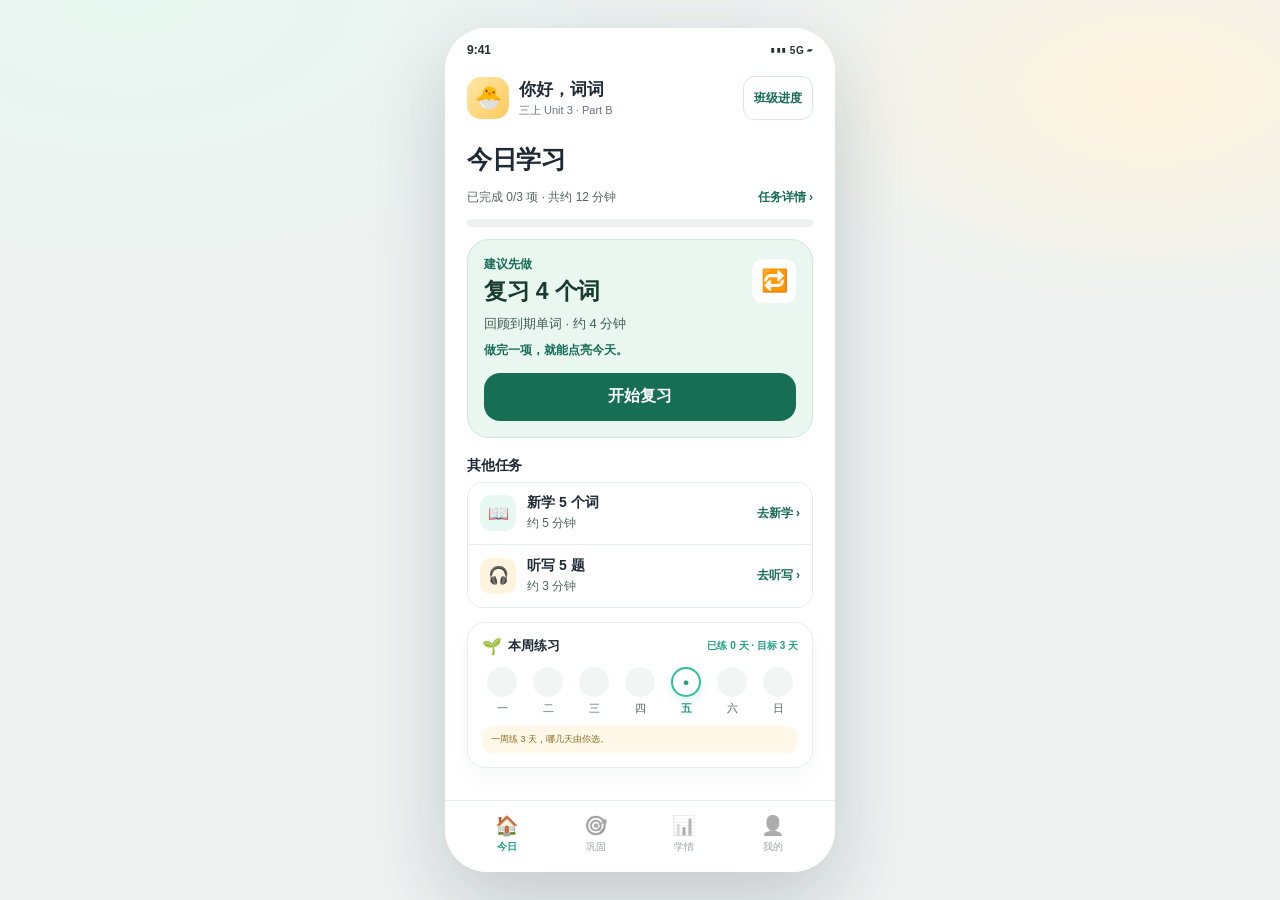
<file: wordclass-today.html>
<!DOCTYPE html>
<html lang="zh-CN">
<head>
<meta charset="UTF-8">
<meta name="viewport" content="width=device-width, initial-scale=1, maximum-scale=1, viewport-fit=cover">
<title>词课 · 今日学习新版</title>
<style>
  :root{
    --green:#2FBF9B; --green-dark:#1FA184; --green-soft:#E7F8F3;
    --orange:#FFB020; --orange-soft:#FFF4DE; --yellow:#FFC94D;
    --blue:#5B8DEF; --blue-soft:#EAF1FF;
    --coral:#FF7A6B; --coral-soft:#FFEDEA;
    --ink:#1F2A37; --muted:#6B7280; --line:#E8EDF0; --bg:#F6F8F7;
  }
  *{box-sizing:border-box;-webkit-tap-highlight-color:transparent;}
  html,body{height:100%;}
  body{margin:0;background:radial-gradient(900px 500px at 10% 0%,#E8F7F1 0%,transparent 60%),
    radial-gradient(700px 400px at 90% 10%,#FFF4DE 0%,transparent 55%),#EEF2F1;
    font-family:-apple-system,BlinkMacSystemFont,"PingFang SC","Hiragino Sans GB","Microsoft YaHei",sans-serif;
    color:var(--ink);display:flex;align-items:center;justify-content:center;overflow:hidden;}
  .phone{width:390px;height:844px;max-height:100vh;background:#fff;border-radius:42px;overflow:hidden;
    box-shadow:0 30px 80px rgba(31,42,55,.2);display:flex;flex-direction:column;position:relative;}
  .status{height:44px;flex:0 0 44px;padding:0 22px;display:flex;align-items:center;justify-content:space-between;
    font-size:12px;font-weight:700;color:#24312D;background:#fff;z-index:5;}
  .status .icons{font-size:10px;letter-spacing:.5px;font-weight:600;}
  .viewport{flex:1;overflow-y:auto;-webkit-overflow-scrolling:touch;position:relative;background:#fff;}
  .view{display:none;min-height:100%;padding:0 22px 96px;animation:fade .22s ease;}
  .view.active{display:block;}
  @keyframes fade{from{opacity:.4;transform:translateY(4px)}to{opacity:1;transform:none}}
  .view.no-pad-bottom{padding-bottom:20px;}
  .topbar{display:flex;align-items:center;justify-content:space-between;padding:4px 0 12px;min-height:44px;}
  .back{width:34px;height:34px;border-radius:11px;background:#F1F5F3;display:flex;align-items:center;justify-content:center;
    font-size:20px;color:#3C4A46;border:none;cursor:pointer;}
  .step{font-size:12px;color:var(--muted);}
  .brand{display:flex;align-items:center;gap:9px;padding-top:8px;}
  .brand .mark{width:34px;height:34px;border-radius:10px;background:linear-gradient(135deg,#2FBF9B,#1FA184);
    color:#fff;display:flex;align-items:center;justify-content:center;font-weight:800;font-size:17px;}
  .brand .name{font-weight:800;font-size:18px;letter-spacing:.5px;}
  .brand .tag{font-size:10px;color:var(--green-dark);background:var(--green-soft);padding:3px 7px;border-radius:999px;font-weight:700;}
  h1{font-size:27px;line-height:1.28;margin:18px 0 8px;letter-spacing:-.4px;}
  h2{font-size:21px;line-height:1.3;margin:8px 0 6px;letter-spacing:-.2px;}
  .sub{font-size:13px;color:var(--muted);line-height:1.6;margin:0 0 16px;}
  .card{background:#fff;border:1px solid var(--line);border-radius:22px;padding:16px;box-shadow:0 8px 24px rgba(31,42,55,.045);}
  .btn{width:100%;height:52px;border-radius:16px;background:var(--green);color:#fff;font-weight:800;font-size:16px;
    border:none;display:flex;align-items:center;justify-content:center;gap:8px;cursor:pointer;
    box-shadow:0 12px 24px rgba(47,191,155,.25);}
  .btn:disabled{opacity:.45;box-shadow:none;cursor:not-allowed;}
  .btn.ghost{background:#fff;color:var(--green-dark);border:1.5px solid #CFEDE5;box-shadow:none;}
  .btn.small{width:auto;height:40px;padding:0 16px;border-radius:12px;font-size:13px;box-shadow:0 6px 14px rgba(47,191,155,.18);}
  .btn.orange{background:linear-gradient(135deg,#FFB020,#FF8A3D);box-shadow:0 12px 24px rgba(255,176,32,.25);}
  .btn.blue{background:linear-gradient(135deg,#5B8DEF,#3F6FD8);box-shadow:0 12px 24px rgba(91,141,239,.25);}
  .steps{display:flex;align-items:center;gap:6px;justify-content:center;margin:18px 0 14px;}
  .steps i{width:6px;height:6px;border-radius:50%;background:#D8E2DF;display:block;transition:.2s;}
  .steps i.on{width:18px;border-radius:99px;background:var(--green);}
  .grade-grid{display:grid;grid-template-columns:1fr 1fr;gap:12px;}
  .grade{border:1.5px solid var(--line);border-radius:18px;padding:14px 12px;background:#fff;
    display:flex;align-items:center;gap:10px;position:relative;cursor:pointer;transition:.15s;}
  .grade:active{transform:scale(.98);}
  .grade .emoji{width:38px;height:38px;border-radius:12px;background:#F4F8F6;display:flex;align-items:center;justify-content:center;font-size:20px;}
  .grade .t{font-weight:800;font-size:15px;} .grade .d{font-size:10px;color:var(--muted);margin-top:2px;}
  .grade.on{border-color:var(--green);background:var(--green-soft);box-shadow:0 8px 18px rgba(47,191,155,.12);}
  .grade .check{position:absolute;right:10px;top:10px;width:18px;height:18px;border-radius:50%;background:var(--green);
    color:#fff;font-size:11px;display:none;align-items:center;justify-content:center;}
  .grade.on .check{display:flex;}
  .book-card{display:flex;gap:14px;align-items:center;border-radius:20px;padding:14px;background:linear-gradient(135deg,#FFF7E8,#FFFDF8);border:1px solid #F4E5C8;}
  .book-cover{width:78px;height:104px;border-radius:10px;background:linear-gradient(160deg,#FFD98A,#FFB84D);
    box-shadow:0 10px 18px rgba(255,176,32,.2);display:flex;flex-direction:column;align-items:center;justify-content:center;color:#7A4A00;position:relative;overflow:hidden;}
  .book-cover:before{content:"";position:absolute;left:8px;top:0;bottom:0;width:4px;background:rgba(255,255,255,.5);}
  .book-cover .en{font-size:18px;font-weight:900;letter-spacing:1px;}
  .book-cover .cn{font-size:9px;font-weight:700;margin-top:2px;opacity:.8;}
  .book-info .t{font-weight:800;font-size:15px;} .book-info .d{font-size:11px;color:var(--muted);margin-top:4px;line-height:1.5;}
  .pill{display:inline-flex;align-items:center;gap:4px;font-size:10px;font-weight:700;color:var(--green-dark);background:var(--green-soft);border-radius:999px;padding:4px 8px;}
  .toggle{display:flex;background:#F1F5F3;border-radius:14px;padding:4px;margin:16px 0 14px;}
  .toggle div{flex:1;text-align:center;font-size:13px;font-weight:700;color:#8A9692;padding:9px 0;border-radius:10px;cursor:pointer;}
  .toggle div.on{background:#fff;color:var(--ink);box-shadow:0 4px 10px rgba(31,42,55,.08);}
  .chips{display:flex;flex-wrap:wrap;gap:8px;}
  .chip{font-size:11px;color:#5C6A66;background:#F4F7F6;border:1px solid #E7EEEC;border-radius:999px;padding:7px 10px;cursor:pointer;}
  .chip.on{background:var(--green-soft);border-color:#BFEADF;color:var(--green-dark);font-weight:700;}
  .chip.disabled{opacity:.45;cursor:not-allowed;}
  .unit-chips{display:flex;gap:8px;flex-wrap:wrap;margin:8px 0 16px;}
  .unit-chip{width:46px;height:46px;border-radius:14px;border:1.5px solid var(--line);background:#fff;
    display:flex;align-items:center;justify-content:center;font-size:13px;font-weight:800;color:#5C6A66;cursor:pointer;}
  .unit-chip.on{background:var(--green);border-color:var(--green);color:#fff;box-shadow:0 8px 16px rgba(47,191,155,.22);}
  .lesson-row{display:flex;gap:8px;margin:10px 0 14px;}
  .lesson{flex:1;border:1.5px solid var(--line);border-radius:13px;padding:10px 6px;text-align:center;font-size:12px;font-weight:700;color:#5C6A66;background:#fff;cursor:pointer;}
  .lesson.on{border-color:var(--green);background:var(--green-soft);color:var(--green-dark);}
  .summary{background:#F7FBF9;border:1px dashed #CFEDE5;border-radius:16px;padding:12px 14px;margin:6px 0 14px;}
  .summary .row{display:flex;justify-content:space-between;align-items:center;font-size:11px;color:#5C6A66;margin:6px 0;}
  .summary .row b{color:var(--ink);}
  .info-dot{display:inline-flex;align-items:center;justify-content:center;width:15px;height:15px;margin-left:3px;
    border-radius:50%;background:#EAF1FF;color:#5B8DEF;font-size:9px;font-weight:800;font-style:normal;cursor:pointer;vertical-align:1px;}
  .link{font-size:12px;color:var(--green-dark);font-weight:700;text-align:center;padding:8px 0;cursor:pointer;}
  .plan-list{display:flex;flex-direction:column;gap:8px;margin:10px 0 14px;}
  .plan-row{display:flex;align-items:center;gap:10px;padding:10px 12px;border-radius:14px;background:#FBFDFC;border:1px solid #EEF3F1;}
  .plan-row .day{width:40px;font-size:11px;font-weight:800;color:#5C6A66;}
  .plan-row .tasks{flex:1;display:flex;gap:6px;flex-wrap:wrap;}
  .task-tag{font-size:10px;padding:4px 7px;border-radius:7px;background:#fff;border:1px solid #E7EEEC;color:#5C6A66;}
  .task-tag.new{background:var(--green-soft);border-color:#CFEDE5;color:var(--green-dark);}
  .task-tag.rev{background:var(--blue-soft);border-color:#D6E2FF;color:#3F6FD8;}
  .task-tag.check{background:var(--orange-soft);border-color:#FFE3AE;color:#B26A00;}
  .stat3{display:grid;grid-template-columns:repeat(3,1fr);gap:8px;margin:10px 0 14px;}
  .stat3 .s{background:#F7FBF9;border-radius:14px;padding:10px 6px;text-align:center;}
  .stat3 .n{font-size:18px;font-weight:900;} .stat3 .l{font-size:10px;color:var(--muted);margin-top:2px;}
  .hello{display:flex;align-items:center;justify-content:space-between;padding:4px 0 2px;}
  .hello .who{display:flex;align-items:center;gap:10px;}
  .avatar{width:42px;height:42px;border-radius:14px;background:linear-gradient(135deg,#FFE7A8,#FFC95C);display:flex;align-items:center;justify-content:center;font-size:22px;}
  .hello .t{font-size:17px;font-weight:900;} .hello .d{font-size:11px;color:var(--muted);margin-top:2px;}
  .edit-progress{font-size:9px;font-weight:800;color:var(--green-dark);background:var(--green-soft);border-radius:999px;padding:2px 6px;cursor:pointer;}
  .ring-wrap{display:flex;align-items:center;gap:16px;padding:12px 0 4px;}
  .ring{width:92px;height:92px;border-radius:50%;background:conic-gradient(var(--green) 0 0%, #E9F1EE 0 100%);cursor:pointer;
    display:flex;align-items:center;justify-content:center;position:relative;transition:.4s;}
  .ring:after{content:"";position:absolute;inset:9px;border-radius:50%;background:#fff;}
  .ring .in{position:relative;z-index:2;text-align:center;}
  .ring .n{font-size:22px;font-weight:900;} .ring .l{font-size:9px;color:var(--muted);}
  .today-title{font-size:19px;font-weight:900;} .today-sub{font-size:11px;color:var(--muted);margin-top:3px;line-height:1.5;}
  .task-card{display:flex;align-items:center;gap:11px;width:100%;min-height:62px;padding:10px 12px;
    border:0;border-bottom:1px solid #EAF0ED;background:#fff;color:var(--ink);font:inherit;text-align:left;}
  button.task-card{cursor:pointer;}
  button.task-card:active{background:#F4F9F6;}
  .task-card:last-child{border-bottom:0;}
  .task-icon{width:36px;height:36px;flex:0 0 36px;border-radius:11px;display:grid;place-items:center;font-size:17px;}
  .task-icon.new{background:var(--green-soft);} .task-icon.review{background:var(--blue-soft);} .task-icon.dictation{background:var(--orange-soft);}
  .task-main{flex:1;min-width:0;}
  .task-main .t{display:block;font-size:14px;font-weight:800;}
  .task-main .d{display:block;font-size:12px;color:#52665E;margin-top:3px;}
  .task-status{flex-shrink:0;color:#166C56;font-size:12px;font-weight:700;}
  .bar{height:8px;border-radius:99px;background:#EDF2F0;overflow:hidden;}
  .bar > i{display:block;height:100%;border-radius:99px;background:linear-gradient(90deg,#2FBF9B,#6AD9BE);transition:.4s;}
  .unit-line{display:flex;justify-content:space-between;font-size:11px;color:#5C6A66;margin-bottom:7px;}
  .tip{font-size:11px;color:#7B8A85;background:#F7FBF9;border-radius:12px;padding:10px 12px;line-height:1.6;}
  .home-heading{margin:21px 0 12px;}
  .home-heading h1{margin:0;font-size:25px;}
  .home-summary{display:flex;align-items:center;justify-content:space-between;gap:8px;width:100%;min-height:44px;
    padding:0;border:0;background:none;color:#52665E;font:inherit;font-size:12px;text-align:left;cursor:pointer;}
  .home-summary strong{color:#166C56;white-space:nowrap;}
  .home-class{flex-shrink:0;min-height:44px;padding:0 10px;border:1px solid #D7E7DF;border-radius:12px;
    background:#fff;color:#166C56;font:inherit;font-size:12px;font-weight:750;cursor:pointer;}
  .next-card{padding:16px;border-radius:22px;border:1px solid #CBE8DC;background:#EAF7F0;}
  .next-card-head{display:flex;align-items:center;justify-content:space-between;gap:10px;}
  .next-card-head .task-icon{width:44px;height:44px;flex-basis:44px;background:#fff;font-size:22px;}
  .next-kicker{margin:0;color:#166C56;font-size:12px;font-weight:800;}
  .next-title{margin:4px 0 0;font-size:23px;line-height:1.25;color:#173B30;}
  .next-detail{margin:9px 0 0;color:#405E52;font-size:13px;line-height:1.45;}
  .next-goal{margin:8px 0 0;color:#166C56;font-size:12px;font-weight:750;}
  .next-card .btn{height:48px;margin-top:14px;background:#166E55;box-shadow:none;}
  .next-card .btn:active{background:#105942;}
  .next-card.is-celebrating{background:#FFF8E9;border-color:#F1DFB6;}
  .next-card.is-celebrating .next-title{color:#543814;}
  .next-card.is-celebrating .next-kicker{color:#78501E;}
  .next-card.is-celebrating .next-detail{color:#684D29;}
  #s-home button:focus-visible{outline:2px solid #166E55;outline-offset:2px;}
  .home-task-heading{margin:18px 0 8px;font-size:14px;}
  .home-task-list{overflow:hidden;border:1px solid #E4EBE7;border-radius:16px;}
  .home-win{display:flex;align-items:flex-start;gap:9px;margin:0 0 10px;padding:10px 12px;border-radius:12px;
    background:#FFF7E6;color:#684D29;font-size:12px;line-height:1.45;}
  .home-win strong{display:block;font-size:13px;color:#563813;margin-bottom:2px;}
  .home-win[hidden]{display:none;}
  .home-pause{display:block;width:100%;min-height:44px;margin:2px 0 0;padding:4px 8px;border:0;background:none;
    color:#52665E;font:inherit;font-size:12px;font-weight:700;cursor:pointer;}
  .home-pause[hidden]{display:none;}
  .reward-strip{background:linear-gradient(135deg,#FFF7E4,#FFFDF8);border:1px solid #F4E3BC;border-radius:16px;padding:10px 12px;margin:2px 0 10px;}
  .rs-top{display:flex;justify-content:space-between;align-items:center;font-size:10px;color:#8A6A20;}
  .rs-top b{font-size:10px;color:#8A6A20;}
  .rs-top span{font-size:10px;font-weight:800;color:#B26A00;}
  .reward-strip .bar{height:6px;background:#F4E8CC;margin-top:7px;}
  .reward-strip .bar > i{background:linear-gradient(90deg,#FFB020,#FFD166);}
  .rs-tasks{display:flex;gap:6px;margin-top:7px;}
  .rs-tasks span{flex:1;text-align:center;font-size:9px;color:#9A7A40;background:#fff;border:1px solid #F4E3BC;border-radius:7px;padding:4px 2px;}
  .rs-tasks span.done{color:var(--green-dark);border-color:#BFEADF;background:var(--green-soft);font-weight:800;}
  .rs-tasks span.done:before{content:"✓ ";}
  .rs-foot{font-size:9px;color:#8A6A20;margin-top:7px;line-height:1.4;}
  .reward-card{background:linear-gradient(135deg,#FFF7E4,#FFFDF8);border:1px solid #F4E3BC;border-radius:22px;padding:14px 15px;margin-top:12px;}
  .rw-head{display:flex;justify-content:space-between;align-items:center;font-size:11px;color:#8A6A20;}
  .rw-head span{font-size:10px;font-weight:800;color:#B26A00;}
  .rw-main{display:flex;align-items:baseline;gap:6px;margin-top:5px;}
  .rw-main b{font-size:30px;font-weight:900;color:#B26A00;}
  .rw-main span{font-size:10px;color:#9A7A40;font-weight:700;}
  .rw-grid{display:grid;grid-template-columns:repeat(3,1fr);gap:7px;margin-top:9px;}
  .rw-item{background:#fff;border:1px solid #F4E3BC;border-radius:10px;padding:7px 4px;text-align:center;}
  .rw-item span{display:block;font-size:9px;color:#9A7A40;}
  .rw-item b{font-size:11px;color:#B26A00;margin-top:1px;display:block;}
  .rw-item.done{background:#FFF1D6;border-color:#FFD166;}
  .rw-item.done span:before{content:"✓ ";color:#1FA184;}
  .reward-card .bar{height:7px;background:#F4E8CC;margin-top:10px;}
  .reward-card .bar > i{background:linear-gradient(90deg,#FFB020,#FFD166);}
  .rw-foot{font-size:9px;color:#8A6A20;margin-top:7px;line-height:1.5;}
  .home-checkin{background:#fff;border:1px solid var(--line);border-radius:18px;padding:14px;margin-top:14px;box-shadow:0 8px 24px rgba(31,42,55,.04);}
  .hc-top{display:flex;justify-content:space-between;align-items:center;margin-bottom:11px;}
  .hc-left{display:flex;align-items:center;gap:6px;font-size:13px;}
  .hc-flame{font-size:16px;}
  .hc-week{font-size:10px;font-weight:800;color:var(--green-dark);}
  .hc-tip{font-size:9px;color:#8A6A20;background:#FFF8E8;border-radius:10px;padding:7px 9px;margin-top:10px;line-height:1.5;}
  .five{display:flex;align-items:center;gap:6px;justify-content:center;margin:2px 0 16px;}
  .five .s{display:flex;align-items:center;gap:5px;font-size:10px;color:#A7B3AF;}
  .five .dot{width:26px;height:26px;border-radius:50%;background:#EDF2F0;display:flex;align-items:center;justify-content:center;font-size:11px;font-weight:800;color:#9AA6A2;}
  .five .s.on .dot{background:var(--orange);color:#fff;box-shadow:0 6px 12px rgba(255,176,32,.25);}
  .five .s.on{color:#B26A00;font-weight:800;}
  .five .s.done .dot{background:var(--green);color:#fff;} .five .s.done{color:var(--green-dark);}
  .word{font-size:48px;font-weight:900;text-align:center;letter-spacing:-1px;margin:8px 0 6px;}
  .phonetic{display:flex;align-items:center;justify-content:center;gap:7px;font-size:14px;color:#5C6A66;margin-bottom:12px;}
  .speaker{width:30px;height:30px;border-radius:50%;background:var(--green-soft);color:var(--green-dark);display:flex;align-items:center;justify-content:center;font-size:14px;border:none;cursor:pointer;}
  .meaning{text-align:center;font-size:15px;font-weight:700;margin:4px 0 12px;}
  .emoji-big{font-size:64px;text-align:center;line-height:1;margin:4px 0 12px;}
  .example{background:#F7FBF9;border-radius:16px;padding:12px 14px;margin:6px 0 12px;}
  .example .en{font-size:14px;font-weight:700;} .example .cn{font-size:11px;color:var(--muted);margin-top:4px;}
  .letters{display:flex;justify-content:center;gap:7px;margin:8px 0 14px;}
  .letters span{width:38px;height:46px;border-radius:10px;background:#fff;border:1.5px solid #E7EEEC;display:flex;align-items:center;justify-content:center;font-size:18px;font-weight:800;color:#2F6F60;}
  .gear{width:34px;height:34px;border-radius:11px;border:none;background:#F1F5F3;font-size:16px;display:flex;align-items:center;justify-content:center;cursor:pointer;}
  .learn-actions{display:flex;gap:6px;margin-top:6px;}
  .learn-actions .a{flex:1;height:44px;border-radius:13px;background:#F4F7F6;display:flex;align-items:center;justify-content:center;font-size:11px;font-weight:700;color:#5C6A66;border:none;cursor:pointer;white-space:nowrap;}
  .learn-actions .a.main{background:var(--green);color:#fff;box-shadow:0 8px 16px rgba(47,191,155,.22);}
  .setting-row{display:flex;align-items:center;justify-content:space-between;padding:12px 0;border-bottom:1px solid #EEF3F1;font-size:12px;}
  .setting-title{font-size:12px;font-weight:800;margin-bottom:9px;}
  .setting-hint{font-size:9px;color:#8A9692;margin-top:7px;}
  .setting-label{font-size:10px;color:#8A9692;font-weight:700;margin:12px 0 7px;}
  .switch.on{background:var(--green);}
  .switch.on:after{left:21px;}
  .seg{display:flex;background:#F1F5F3;border-radius:12px;padding:3px;margin-bottom:4px;}
  .seg div{flex:1;text-align:center;font-size:11px;font-weight:700;color:#8A9692;padding:8px 0;border-radius:9px;cursor:pointer;}
  .seg div.on{background:#fff;color:var(--ink);box-shadow:0 3px 8px rgba(31,42,55,.08);}
  .detail-word{font-size:30px;font-weight:900;letter-spacing:-.5px;}
  .detail-phonetic{font-size:13px;color:#5C6A66;margin:5px 0 12px;display:flex;align-items:center;gap:6px;}
  .detail-block{background:#F7FBF9;border-radius:14px;padding:11px 12px;margin-bottom:9px;}
  .detail-block .k{font-size:9px;font-weight:800;color:#8A9692;margin-bottom:4px;}
  .detail-block .v{font-size:13px;line-height:1.6;}
  .slot.wrong{border-color:var(--coral)!important;background:var(--coral-soft)!important;animation:shake .28s;}
  @keyframes shake{25%{transform:translateX(-3px)}75%{transform:translateX(3px)}}
  .mic-wrap{display:flex;flex-direction:column;align-items:center;gap:10px;margin:22px 0 16px;}
  .mic{width:112px;height:112px;border-radius:50%;background:linear-gradient(135deg,#2FBF9B,#1FA184);display:flex;align-items:center;justify-content:center;font-size:44px;color:#fff;box-shadow:0 18px 34px rgba(47,191,155,.32);position:relative;border:none;cursor:pointer;}
  .mic:before{content:"";position:absolute;inset:-10px;border-radius:50%;border:2px solid rgba(47,191,155,.18);}
  .mic.recording{animation:pulse 1s infinite;} @keyframes pulse{50%{transform:scale(1.06)}}
  .mic-label{font-size:13px;font-weight:800;color:var(--green-dark);}
  .score{background:linear-gradient(135deg,#FFF8E8,#FFFDF7);border:1px solid #FFE7B8;border-radius:16px;padding:12px 14px;display:flex;align-items:center;justify-content:space-between;margin-top:6px;}
  .score .n{font-size:22px;font-weight:900;color:#B26A00;} .stars{color:#FFB020;font-size:14px;letter-spacing:2px;}
  .question{font-size:19px;font-weight:900;text-align:center;margin:14px 0 16px;line-height:1.4;}
  .options{display:flex;flex-direction:column;gap:10px;}
  .option{display:flex;align-items:center;gap:12px;padding:14px;border-radius:16px;border:1.5px solid var(--line);background:#fff;font-size:15px;font-weight:700;cursor:pointer;}
  .option .e{font-size:26px;} .option.on{border-color:var(--green);background:var(--green-soft);box-shadow:0 8px 18px rgba(47,191,155,.12);}
  .option.correct{border-color:var(--green);background:#F0FBF4;} .option.wrong{border-color:var(--orange);background:var(--orange-soft);}
  .option .right{margin-left:auto;width:20px;height:20px;border-radius:50%;background:var(--green);color:#fff;display:flex;align-items:center;justify-content:center;font-size:11px;}
  .tiles{display:flex;justify-content:center;gap:8px;margin:18px 0 16px;flex-wrap:wrap;}
  .tile{width:46px;height:52px;border-radius:12px;background:#fff;border:1.5px solid #E7EEEC;display:flex;align-items:center;justify-content:center;font-size:20px;font-weight:800;color:#2F6F60;box-shadow:0 4px 10px rgba(31,42,55,.05);cursor:pointer;}
  .tile.used{opacity:.25;pointer-events:none;}
  .slots{display:flex;justify-content:center;gap:8px;margin:10px 0 4px;}
  .slot{width:46px;height:52px;border-radius:12px;border:2px dashed #CFE6DF;background:#FBFDFC;display:flex;align-items:center;justify-content:center;font-size:20px;font-weight:800;color:#2F6F60;cursor:pointer;}
  .slot.filled{border-style:solid;border-color:var(--green);background:var(--green-soft);}
  .write-box{background:#FBFDFC;border:1.5px solid #DDEBE6;border-radius:16px;padding:16px;display:flex;align-items:center;margin:14px 0 8px;}
  .write-box input{border:none;outline:none;background:transparent;font-size:20px;font-weight:800;color:#2F6F60;width:100%;letter-spacing:2px;}
  .write-box input::placeholder{color:#B0BCB8;font-weight:400;letter-spacing:0;font-size:13px;}
  .toggle-line{display:flex;align-items:center;justify-content:space-between;font-size:12px;color:#5C6A66;margin:8px 0 14px;}
  .switch{width:42px;height:24px;border-radius:99px;background:#DDE7E4;position:relative;}
  .switch:after{content:"";position:absolute;width:18px;height:18px;border-radius:50%;background:#fff;top:3px;left:3px;box-shadow:0 2px 4px rgba(0,0,0,.15);}
  .review-head{display:flex;align-items:flex-end;justify-content:space-between;margin:6px 0 10px;}
  .review-head .t{font-size:24px;font-weight:900;} .review-head .d{font-size:11px;color:var(--muted);}
  .due-list{display:flex;flex-direction:column;gap:8px;margin:10px 0 14px;}
  .due{display:flex;align-items:center;gap:10px;padding:11px 12px;border-radius:14px;background:#FBFDFC;border:1px solid #EEF3F1;}
  .due .w{font-size:15px;font-weight:800;flex:1;} .due .tag{font-size:10px;padding:4px 7px;border-radius:7px;background:#fff;border:1px solid #E7EEEC;color:#6B7280;}
  .due .dot{width:8px;height:8px;border-radius:50%;background:var(--green);} .due .dot.warn{background:var(--orange);} .due .dot.bad{background:var(--coral);}
  .mini2{display:grid;grid-template-columns:1fr 1fr;gap:10px;margin:8px 0 12px;}
  .mini2 .m{background:#F7FBF9;border-radius:15px;padding:12px;} .mini2 .n{font-size:20px;font-weight:900;} .mini2 .l{font-size:10px;color:var(--muted);margin-top:2px;}
  .dictation-card{background:linear-gradient(135deg,#EAF1FF,#F7FAFF);border:1px solid #D6E2FF;border-radius:22px;padding:22px 16px;text-align:center;margin:12px 0 14px;}
  .dictation-card .big-speaker{width:84px;height:84px;border-radius:50%;background:#fff;margin:0 auto 10px;display:flex;align-items:center;justify-content:center;font-size:34px;color:#3F6FD8;box-shadow:0 10px 22px rgba(91,141,239,.18);border:none;cursor:pointer;}
  .dictation-card .t{font-size:15px;font-weight:800;color:#2E4E9A;} .dictation-card .d{font-size:11px;color:#6B7FA8;margin-top:4px;}
  .dots{display:flex;gap:5px;justify-content:center;margin:10px 0 6px;} .dots i{width:7px;height:7px;border-radius:50%;background:#DDE5F5;} .dots i.on{background:#5B8DEF;} .dots i.done{background:#2FBF9B;}
  .input-line{border-bottom:2px solid #DDEBE6;padding:8px 4px;margin:8px 0 6px;}
  .input-line input{border:none;outline:none;width:100%;text-align:center;font-size:22px;font-weight:800;color:#2F6F60;letter-spacing:4px;background:transparent;}
  .input-line input::placeholder{font-size:13px;letter-spacing:0;color:#B0BCB8;font-weight:400;}
  .trophy{text-align:center;margin:18px 0 6px;}
  .trophy .cup{font-size:76px;line-height:1;filter:drop-shadow(0 12px 18px rgba(255,176,32,.28));}
  .trophy .t{font-size:26px;font-weight:900;margin-top:6px;} .trophy .d{font-size:12px;color:var(--muted);margin-top:4px;}
  .report-stats{display:grid;grid-template-columns:1fr 1fr;gap:10px;margin:10px 0 12px;}
  .report-stats .s{background:#F7FBF9;border-radius:15px;padding:12px;} .report-stats .n{font-size:22px;font-weight:900;} .report-stats .l{font-size:10px;color:var(--muted);margin-top:2px;}
  .chart{display:flex;align-items:flex-end;gap:10px;height:92px;padding:8px 6px 0;margin:6px 0 12px;border-bottom:1px solid #EEF3F1;}
  .chart .col{flex:1;display:flex;flex-direction:column;align-items:center;gap:4px;height:100%;justify-content:flex-end;}
  .chart .bar2{width:18px;border-radius:6px 6px 3px 3px;background:linear-gradient(180deg,#6AD9BE,#2FBF9B);}
  .chart .lab{font-size:9px;color:#9AA6A2;}
  .weak-chips{display:flex;gap:7px;flex-wrap:wrap;margin:6px 0 12px;}
  .weak{font-size:11px;font-weight:700;color:#B26A00;background:var(--orange-soft);border:1px solid #FFE3AE;border-radius:999px;padding:6px 9px;}
  .suggest{font-size:11px;color:#5C6A66;line-height:1.8;}
  .unit-list{display:flex;flex-direction:column;gap:9px;margin:10px 0 12px;}
  .unit-row{display:flex;align-items:center;gap:10px;padding:12px;border-radius:15px;background:#fff;border:1px solid #EEF3F1;}
  .unit-row.on{border-color:var(--green);background:var(--green-soft);}
  .unit-row .u{width:52px;font-size:11px;font-weight:900;color:#5C6A66;} .unit-row .info{flex:1;}
  .unit-row .t{font-size:13px;font-weight:800;} .unit-row .d{font-size:10px;color:var(--muted);margin-top:2px;}
  .unit-row .st{font-size:10px;font-weight:800;color:var(--green-dark);} .unit-row .st.gray{color:#9AA6A2;}
  /* 课本：学习成就地图 */
  .ach-card{background:linear-gradient(135deg,#FFF7E4,#FFFDF8);border:1px solid #F4E3BC;border-radius:22px;padding:15px;margin:4px 0 10px;}
  .ach-head{display:flex;justify-content:space-between;align-items:center;font-size:10px;color:#9A7A40;}
  .ach-head b{font-size:11px;color:#8A6A20;}
  .ach-time{font-size:22px;font-weight:900;color:#7A4A00;margin-top:7px;letter-spacing:-.3px;}
  .ach-time b{font-size:31px;}
  .ach-time-label{font-size:10px;color:#9A7A40;margin-top:1px;}
  .ach-grid{display:grid;grid-template-columns:repeat(3,1fr);gap:8px;margin-top:12px;padding-top:12px;border-top:1px solid #F1E3C8;}
  .ach-grid div{text-align:center;}
  .ach-grid b{font-size:17px;font-weight:900;color:#7A4A00;}
  .ach-grid span{display:block;font-size:9px;color:#9A7A40;margin-top:2px;}
  .rank-row{display:flex;align-items:center;gap:7px;background:#fff;border:1px solid #F1E3C8;border-radius:12px;padding:9px 10px;margin-top:11px;cursor:pointer;}
  .rank-ico{font-size:14px;}
  .rank-t{font-size:11px;font-weight:800;color:#7A4A00;}
  .rank-n{margin-left:auto;font-size:10px;font-weight:800;color:#B26A00;}
  .rank-go{color:#C9A45C;font-size:12px;}
  .ach-foot{display:flex;justify-content:space-between;font-size:9px;color:#9A7A40;margin-top:9px;}
  .week-card{background:#fff;border:1px solid var(--line);border-radius:20px;padding:14px;margin-bottom:11px;box-shadow:0 8px 24px rgba(31,42,55,.04);}
  .week-head{display:flex;justify-content:space-between;align-items:center;font-size:12px;margin-bottom:11px;}
  .week-head span{color:var(--green-dark);font-size:10px;font-weight:800;}
  .week-days{display:flex;gap:6px;justify-content:space-between;}
  .wd{flex:1;display:flex;flex-direction:column;align-items:center;gap:4px;font-size:11px;color:#52665E;}
  .wd i{width:30px;height:30px;border-radius:50%;background:#F1F5F3;display:flex;align-items:center;justify-content:center;font-size:11px;font-style:normal;font-weight:800;color:#B0BCB8;}
  .wd.done i{background:#166E55;color:#fff;}
  .wd.today i{background:#fff;border:2px solid var(--green);color:var(--green-dark);box-shadow:0 4px 10px rgba(47,191,155,.18);}
  .wd.today{color:var(--green-dark);font-weight:800;}
  .week-tip{font-size:10px;color:#8A6A20;background:#FFF8E8;border-radius:10px;padding:7px 9px;margin-top:11px;line-height:1.5;}
  .current-card{background:linear-gradient(135deg,#EAF9F4,#F8FDFB);border:1px solid #CDEDE4;border-radius:22px;padding:15px;margin:10px 0 12px;}
  .cu-head{display:flex;align-items:center;gap:7px;font-size:10px;color:#5C6A66;}
  .cu-title{font-size:19px;font-weight:900;margin:7px 0 3px;}
  .cu-meta{display:flex;gap:10px;align-items:baseline;font-size:10px;color:#6B7280;margin-bottom:8px;}
  .cu-meta b{font-size:17px;color:var(--ink);}
  .cu-actions{display:flex;gap:8px;margin-top:12px;}
  .cu-actions .btn{height:40px;font-size:12px;flex:1;}
  .section-title{display:flex;justify-content:space-between;align-items:center;margin:14px 0 8px;font-size:13px;}
  .section-title span{font-size:10px;color:#8A9692;font-weight:600;}
  .cum-line{display:flex;align-items:center;gap:11px;padding:3px 2px 12px;border-bottom:1px solid #EEF3F1;margin-bottom:12px;}
  .cl-label{font-size:9px;color:#9AA6A2;font-weight:700;}
  .cl-item{font-size:8px;color:#9AA6A2;}
  .cl-item b{font-size:13px;color:#1F2A37;margin-right:2px;}
  .cl-rank{margin-left:auto;font-size:9px;font-weight:800;color:#B26A00;background:#FFF4DE;border:1px solid #FFE3AE;border-radius:999px;padding:4px 7px;cursor:pointer;}
  .week-panel{background:linear-gradient(135deg,#EAF9F4,#F8FDFB);border:1px solid #CDEDE4;border-radius:20px;padding:14px;margin-bottom:12px;}
  .wp-top{display:flex;justify-content:space-between;align-items:center;font-size:9px;color:#5C6A66;}
  .wp-main{display:flex;align-items:flex-end;justify-content:space-between;margin:8px 0 10px;}
  .wp-n{font-size:34px;font-weight:900;line-height:1;}
  .wp-k{font-size:8px;color:#6B7280;margin-top:3px;}
  .wp-spark{display:flex;align-items:flex-end;gap:4px;height:36px;width:118px;}
  .wp-spark i{flex:1;background:#9BE3CE;border-radius:3px 3px 1px 1px;}
  .wp-spark i.on{background:#2FBF9B;}
  .wp-stats{display:flex;gap:6px;}
  .wp-stats > div{flex:1;text-align:center;background:#fff;border-radius:8px;padding:6px 2px;}
  .wp-stats b{display:block;font-size:12px;color:#1F2A37;margin-bottom:1px;}
  .wp-stats span{font-size:8px;color:#6B7280;}
  .wp-link{font-size:8px;font-weight:800;color:#1FA184;text-align:right;margin-top:8px;cursor:pointer;}
  .map-row{display:flex;align-items:center;gap:10px;background:#fff;border:1px solid var(--line);border-radius:14px;padding:11px 12px;cursor:pointer;}
  .mr-ico{width:34px;height:34px;border-radius:10px;background:#E7F8F3;display:flex;align-items:center;justify-content:center;font-size:17px;flex:0 0 34px;}
  .mr-main{flex:1;}
  .mr-main .t{font-size:11px;font-weight:800;}
  .mr-main .d{font-size:8px;color:#8A9692;margin-top:1px;}
  .mr-go{font-size:9px;font-weight:800;color:#1FA184;}
  .bento{display:flex;flex-direction:column;gap:9px;}
  .bento-hero{background:linear-gradient(135deg,#145A4A,#0F766E);border-radius:22px;padding:15px;color:#fff;box-shadow:0 14px 30px rgba(16,70,58,.18);}
  .bh-top{display:flex;justify-content:space-between;align-items:center;font-size:10px;color:rgba(255,255,255,.72);}
  .bh-kicker{font-weight:700;}
  .week-switch.dark{background:rgba(255,255,255,.14);border-color:rgba(255,255,255,.2);color:#FFE3A3;}
  .week-switch.dark .chev{color:#FFE3A3;}
  .bh-main{display:flex;align-items:center;justify-content:space-between;margin:8px 0 2px;}
  .bh-n{font-size:36px;font-weight:900;letter-spacing:-.5px;}
  .bh-trend{font-size:9px;color:#FFE3A3;margin-top:3px;}
  .bh-ring{width:74px;height:74px;border-radius:50%;background:conic-gradient(#FFD166 0 85%,rgba(255,255,255,.16) 85% 100%);display:flex;align-items:center;justify-content:center;position:relative;flex:0 0 74px;}
  .bh-ring:after{content:"";position:absolute;inset:9px;border-radius:50%;background:#145A4A;}
  .bh-ring span{position:relative;z-index:1;font-size:14px;font-weight:900;}
  .bh-link{font-size:9px;color:#FFE3A3;text-align:right;margin-top:5px;cursor:pointer;}
  .bento-row{display:grid;grid-template-columns:1fr 1fr;gap:9px;}
  .bento-tile{background:#fff;border:1px solid var(--line);border-radius:16px;padding:12px;}
  .bt-k{font-size:9px;color:#8A9692;}
  .bt-n{font-size:22px;font-weight:900;margin-top:4px;}
  .bt-s{font-size:8px;color:#9AA6A2;margin-top:2px;}
  .bento-wide{background:#F7FBF9;border-radius:16px;padding:12px;}
  .bw-head{display:flex;justify-content:space-between;font-size:9px;color:#6B7280;}
  .bw-stats{display:flex;justify-content:space-around;text-align:center;margin-top:8px;}
  .bw-stats b{display:block;font-size:15px;}
  .bw-stats span{font-size:8px;color:#9AA6A2;}
  .bento-assess{background:#fff;border:1px solid var(--line);border-radius:16px;padding:12px;}
  .ba-head{display:flex;justify-content:space-between;font-size:11px;font-weight:800;margin-bottom:2px;}
  .ba-head span{color:var(--green-dark);font-size:10px;cursor:pointer;}
  .bento-assess .record-row{border:none;border-top:1px solid #EEF3F1;border-radius:0;padding:10px 0;background:transparent;}
  .bento-assess .record-row:first-of-type{border-top:none;}
  .learn-hero{background:linear-gradient(135deg,#EAF9F4,#F8FDFB);border:1px solid #CDEDE4;border-radius:22px;padding:16px;margin:4px 0 12px;}
  .lh-top{display:flex;justify-content:space-between;align-items:center;font-size:10px;color:#5C6A66;}
  .lh-kicker{font-size:10px;font-weight:800;color:var(--green-dark);background:#fff;border-radius:999px;padding:5px 8px;}
  .week-switch{display:flex;align-items:center;gap:4px;background:#fff;border:1px solid #CFE8DF;border-radius:999px;padding:6px 9px;font-size:10px;font-weight:800;color:var(--green-dark);cursor:pointer;}
  .week-switch .chev{font-size:10px;color:#8AB5A8;line-height:1;}
  .sheet-mask{position:absolute;inset:0;background:rgba(15,23,42,.38);opacity:0;pointer-events:none;transition:.2s;z-index:60;}
  .sheet-mask.show{opacity:1;pointer-events:auto;}
  .sheet{position:absolute;left:0;right:0;bottom:0;background:#fff;border-radius:24px 24px 0 0;padding:10px 18px calc(20px + env(safe-area-inset-bottom));transform:translateY(100%);transition:.25s;z-index:61;max-height:70%;overflow:auto;}
  .sheet.show{transform:none;}
  .sheet-handle{width:36px;height:4px;border-radius:99px;background:#E1E8E5;margin:0 auto 12px;}
  .sheet-title{font-size:14px;font-weight:900;margin-bottom:10px;}
  .week-opt{display:flex;align-items:center;justify-content:space-between;padding:11px 12px;border-radius:14px;border:1px solid var(--line);margin-bottom:8px;cursor:pointer;}
  .week-opt.on{border-color:var(--green);background:var(--green-soft);}
  .week-opt b{font-size:12px;}
  .week-opt span{display:block;font-size:10px;color:var(--muted);margin-top:2px;}
  .week-opt .check{color:var(--green-dark);font-weight:900;display:none;}
  .week-opt.on .check{display:block;}
  .lh-grid{display:grid;grid-template-columns:repeat(4,1fr);gap:6px;padding:10px 0 12px;border-top:1px solid #D9EEE7;border-bottom:1px solid #D9EEE7;margin-bottom:12px;}
  .lh-grid div{text-align:center;}
  .lh-grid b{font-size:17px;font-weight:900;color:var(--ink);}
  .lh-grid span{display:block;font-size:9px;color:#6B7280;margin-top:2px;}
  .learn-hero .btn{width:100%;height:40px;font-size:12px;}
  .pc-note{font-size:11px;color:#5C6A66;line-height:1.6;background:#F7FBF9;border-radius:12px;padding:10px 12px;margin-bottom:10px;}
  .pc-tasks{display:flex;gap:6px;margin-bottom:12px;}
  .pc-tasks span{flex:1;text-align:center;font-size:9px;font-weight:700;color:#9AA6A2;background:#F1F5F3;border-radius:8px;padding:6px 2px;}
  .pc-tasks span.done{color:var(--green-dark);background:var(--green-soft);}
  .pc-diff{display:flex;align-items:center;gap:8px;background:#fff;border:1px solid var(--line);border-radius:14px;padding:11px 12px;margin-bottom:8px;}
  .pc-col{flex:1;}
  .pc-col .k{font-size:9px;color:#9AA6A2;}
  .pc-col .v{font-size:12px;font-weight:800;margin-top:2px;}
  .pc-col.new .v{color:var(--green-dark);}
  .pc-arrow{font-size:14px;color:#C3CDC9;}
  .history-entry{display:flex;align-items:center;justify-content:space-between;background:#fff;border:1px solid var(--line);border-radius:16px;padding:13px 14px;margin-top:12px;cursor:pointer;box-shadow:0 8px 24px rgba(31,42,55,.04);}
  .history-entry .t{font-size:12px;font-weight:800;}
  .history-entry .d{font-size:10px;color:var(--muted);margin-top:2px;}
  .history-entry .go{font-size:10px;font-weight:800;color:var(--green-dark);}
  .history-list{display:flex;flex-direction:column;gap:8px;margin-bottom:12px;}
  .history-row{display:flex;align-items:center;justify-content:space-between;background:#fff;border:1px solid var(--line);border-radius:14px;padding:11px 12px;cursor:pointer;}
  .history-row .t{font-size:12px;font-weight:800;}
  .history-row .d{font-size:10px;color:var(--muted);margin-top:2px;}
  .history-row .go{font-size:16px;color:#C3CDC9;}
  .menu-row{display:flex;justify-content:space-between;align-items:center;padding:12px 0;border-bottom:1px solid #EEF3F1;font-size:12px;font-weight:700;cursor:pointer;}
  .menu-row:last-child{border-bottom:none;}
  .menu-row .mr{font-size:10px;color:var(--muted);font-weight:500;}
  .assess-card{background:#fff;border:1px solid var(--line);border-radius:18px;padding:2px 14px;margin-bottom:12px;}
  .assess-row{display:flex;align-items:center;gap:10px;padding:13px 0;border-bottom:1px solid #EEF3F1;cursor:pointer;}
  .assess-row:last-child{border-bottom:none;}
  .ar-icon{width:36px;height:36px;border-radius:11px;background:#FFF4DE;display:flex;align-items:center;justify-content:center;font-size:18px;flex:0 0 36px;}
  .ar-main{flex:1;}
  .ar-main .t{font-size:13px;font-weight:800;}
  .ar-main .d{font-size:10px;color:var(--muted);margin-top:2px;}
  .ar-btn{font-size:10px;font-weight:800;color:#fff;background:var(--green);border-radius:999px;padding:7px 10px;}
  .ar-status{font-size:10px;color:#9AA6A2;}
  .wrong-card{display:flex;align-items:center;gap:11px;background:linear-gradient(135deg,#FFF4DE,#FFFDF8);border:1px solid #FFE3AE;border-radius:18px;padding:14px;margin-bottom:12px;cursor:pointer;}
  .wc-icon{width:38px;height:38px;border-radius:12px;background:#fff;display:flex;align-items:center;justify-content:center;font-size:20px;flex:0 0 38px;}
  .wc-main{flex:1;}
  .wc-main .t{font-size:13px;font-weight:800;}
  .wc-main .d{font-size:10px;color:#8A6A20;margin-top:2px;}
  .wc-btn{font-size:10px;font-weight:800;color:#B26A00;background:#fff;border-radius:999px;padding:7px 10px;}
  .quick-grid{display:grid;grid-template-columns:1fr 1fr;gap:9px;margin-bottom:12px;}
  .quick-card{background:#fff;border:1px solid var(--line);border-radius:16px;padding:11px;cursor:pointer;}
  .quick-card.warn{background:linear-gradient(135deg,#FFF4DE,#FFFDF8);border-color:#FFE3AE;}
  .quick-card.green{background:linear-gradient(135deg,#EAF9F4,#F8FDFB);border-color:#CDEDE4;}
  .qc-top{font-size:10px;font-weight:800;color:#8A6A20;}
  .quick-card.green .qc-top{color:var(--green-dark);}
  .qc-n{font-size:22px;font-weight:900;color:#B26A00;margin-top:6px;}
  .quick-card.green .qc-n{color:var(--green-dark);}
  .qc-d{font-size:9px;color:#9A7A40;margin-top:1px;}
  .quick-card.green .qc-d{color:#5C8A7C;}
  .qc-go{font-size:9px;font-weight:800;color:var(--green-dark);margin-top:7px;}
  .record-list{display:flex;flex-direction:column;gap:8px;}
  .record-row{display:flex;align-items:center;justify-content:space-between;background:#fff;border:1px solid var(--line);border-radius:14px;padding:12px;cursor:pointer;}
  .record-row .t{font-size:12px;font-weight:800;}
  .record-row .d{font-size:10px;color:var(--muted);margin-top:2px;}
  .record-row .rs b{font-size:18px;color:var(--green-dark);}
  .record-row .rs span{font-size:9px;color:var(--muted);margin-left:1px;}
  .u-badge{width:38px;height:38px;border-radius:12px;background:#F4F7F6;display:flex;align-items:center;justify-content:center;font-size:11px;font-weight:900;color:#5C6A66;flex:0 0 38px;}
  .unit-row.on .u-badge{background:var(--green);color:#fff;}
  .unit-row.done .u-badge{background:#FFF4DE;color:#B26A00;}
  .unit-row.locked{opacity:.62;}
  .u-right{text-align:right;flex:0 0 auto;}
  .u-stars{font-size:10px;color:#FFB020;letter-spacing:1px;}
  .u-status{font-size:9px;font-weight:800;color:var(--green-dark);margin-top:2px;}
  .u-status.gray{color:#9AA6A2;}
  .bottom-nav{position:absolute;left:0;right:0;bottom:0;height:72px;background:rgba(255,255,255,.97);border-top:1px solid var(--line);display:flex;align-items:center;justify-content:space-around;padding:0 18px 6px;z-index:20;backdrop-filter:blur(12px);}
  .bottom-nav .item{display:flex;flex-direction:column;align-items:center;gap:3px;font-size:10px;color:#9AA6A2;border:none;background:none;cursor:pointer;padding:4px 10px;}
  .bottom-nav .item .ico{font-size:19px;filter:grayscale(1);opacity:.55;} .bottom-nav .item.active{color:var(--green-dark);font-weight:800;} .bottom-nav .item.active .ico{filter:none;opacity:1;}
  .toast{position:absolute;left:50%;bottom:92px;transform:translateX(-50%) translateY(10px);background:rgba(31,42,55,.92);color:#fff;font-size:12px;padding:10px 16px;border-radius:999px;opacity:0;pointer-events:none;transition:.25s;z-index:50;white-space:nowrap;}
  .toast.show{opacity:1;transform:translateX(-50%) translateY(0);}
  .toast.ok{background:#1FA184;box-shadow:0 8px 20px rgba(31,161,132,.28);}
  .toast.bad{background:#E05B4B;box-shadow:0 8px 20px rgba(224,91,75,.25);}
  .confetti{position:absolute;inset:0;pointer-events:none;font-size:18px;opacity:.85;}
  .confetti span{position:absolute;animation:fall 2s linear infinite;}
  @keyframes fall{from{transform:translateY(-10px) rotate(0)}to{transform:translateY(420px) rotate(180deg)}}
  .center{text-align:center;}
  .mt8{margin-top:8px;} .mt12{margin-top:12px;} .mt16{margin-top:16px;} .mt24{margin-top:24px;}
  @media(max-width:500px){
    body{display:block;background:#fff;overflow:auto;}
    .phone{width:100%;height:100vh;max-height:none;border-radius:0;box-shadow:none;}
    .status{padding-top:env(safe-area-inset-top);height:calc(44px + env(safe-area-inset-top));flex-basis:calc(44px + env(safe-area-inset-top));}
    .bottom-nav{padding-bottom:calc(6px + env(safe-area-inset-bottom));height:calc(72px + env(safe-area-inset-bottom));}
  }
</style>
</head>
<body>
<div class="phone">
  <div class="status"><span id="clock">9:41</span><span class="icons">▮▮▮ 5G ▰</span></div>
  <div class="viewport" id="viewport">

    <!-- 01 年级 -->
    <section class="view active" id="s-grade">
      <div class="brand"><div class="mark">词</div><div class="name">词课</div><div class="tag">PEP 同步</div><div style="margin-left:auto;font-size:10px;color:#A7B3AF;font-weight:600">1 / 3</div></div>
      <h1>孩子几年级？</h1>
      <p class="sub">选好年级，按人教版课本安排每天的学习计划，之后可随时切换。</p>
      <div class="grade-grid" id="gradeGrid"></div>
      <div class="steps"><i class="on"></i><i></i><i></i></div>
      <button class="btn" id="gradeNext" onclick="toTextbook()">下一步</button>
      <div style="text-align:center;font-size:10px;color:#A7B3AF;margin-top:10px">只用于学习规划，不会公开孩子的信息</div>
    </section>

    <!-- 02 教材 -->
    <section class="view" id="s-textbook">
      <div class="topbar"><button class="back" onclick="show('grade')">‹</button><div class="step">2 / 3</div></div>
      <h1 style="font-size:23px">用的是哪套课本？</h1>
      <p class="sub">先选学期，之后可以随时切换教材。</p>
      <div class="book-card">
        <div class="book-cover"><div class="en">英语</div><div class="cn">三年级 上册</div></div>
        <div class="book-info"><div class="t">人教 PEP · 三年级上册</div><div class="d">义务教育教科书<br>2024 新版 · 共 6 个单元</div><div class="pill" style="margin-top:7px">✓ 已选</div></div>
      </div>
      <div class="toggle"><div class="on" onclick="setSemester(1,this)">上册</div><div onclick="setSemester(2,this)">下册</div></div>
      <div style="font-size:11px;color:#6B7280;margin-bottom:8px">其他版本</div>
      <div class="chips"><div class="chip disabled">人教新起点</div><div class="chip disabled">外研社</div><div class="chip disabled">译林</div><div class="chip disabled">沪教</div></div>
      <div class="link" onclick="toast('演示版：拍照找书即将上线')">📷 找不到？拍照找书</div>
      <button class="btn" onclick="openProgressFrom('onboarding')">下一步</button>
    </section>

    <!-- 03 进度 -->
    <section class="view" id="s-progress">
      <div class="topbar"><button class="back" onclick="backFromProgress()">‹</button><div class="step" id="progressStep">3 / 3</div></div>
      <h1 style="font-size:23px">老师教到哪了？</h1>
      <p class="sub">按班级进度安排，不超前、不落后。之后可以随时调整。</p>
      <div style="font-size:11px;color:#6B7280;margin-bottom:6px">当前单元</div>
      <div class="unit-chips" id="unitChips"></div>
      <div style="font-size:11px;color:#6B7280;margin-bottom:6px">老师讲到哪一部分</div>
      <div class="lesson-row" id="lessonRow"></div>
      <div class="summary">
        <div class="row"><span>当前进度</span><b id="progressText">三上 Unit 3 · Part B</b></div>
        <div class="row"><span>本单元词汇</span><b id="wordsText">32 词 · 已学 12 词</b></div>
        <div class="row"><span>预计学完 <i class="info-dot" onclick="whyEta()">i</i></span><b id="etaText">约 3 天 · 每天 12 分钟</b></div>
      </div>
      <div class="link" onclick="setUncertain()">不确定？先按单元开头 ›</div>
      <button class="btn" onclick="show('plan')">生成我的计划</button>
    </section>

    <!-- 04 计划 -->
    <section class="view" id="s-plan">
      <div class="topbar"><button class="back" onclick="show('progress')">‹</button><div class="step">动态计划</div></div>
      <h1 style="font-size:23px">你的 7 天计划</h1>
      <p class="sub" id="planSub">每天 12 分钟 · 跟着课堂走 · 到期复习优先</p>
      <div class="tip" id="planNote" style="margin:0 0 12px">前 2 天新学，后 5 天复习巩固 · 每天自动重排。</div>
      <div class="plan-list" id="planList"></div>
      <div class="stat3"><div class="s"><div class="n" id="weekNew">35</div><div class="l">本周新词</div></div><div class="s"><div class="n" id="weekReview">60</div><div class="l">本周复习</div></div><div class="s"><div class="n" id="weekCheck">4</div><div class="l">检查</div></div></div>
      <button class="btn" onclick="show('home')">查看今天的任务</button>
      <button class="btn ghost mt8" onclick="openProgressFrom('plan')">调整计划</button>
    </section>

    <!-- 05 首页 -->
    <section class="view" id="s-home">
      <div class="hello">
        <div class="who"><div class="avatar" aria-hidden="true">🐣</div><div><div class="t" id="homeGreeting">你好，词词</div><div class="d" id="homeSub">三上 Unit 3 · Part B</div></div></div>
        <button class="home-class" onclick="openProgressSheet()">班级进度</button>
      </div>
      <div class="home-heading">
        <h1>今日学习</h1>
        <button class="home-summary" onclick="openTodaySheet()">
          <span id="ttProgress"></span><strong>任务详情 ›</strong>
        </button>
        <div class="bar" aria-hidden="true"><i id="todayBar"></i></div>
      </div>
      <div class="home-win" id="todayWin" hidden></div>
      <div class="next-card" id="nextTask" tabindex="-1"></div>
      <button class="home-pause" id="pauseTodayButton" onclick="pauseToday()" hidden>今天先练到这里</button>
      <div id="otherTasks">
        <h2 class="home-task-heading" id="taskListHeading">其他任务</h2>
        <div class="home-task-list" id="taskList"></div>
      </div>

      <div class="home-checkin">
        <div class="hc-top">
          <div class="hc-left"><span class="hc-flame" aria-hidden="true">🌱</span><b>本周练习</b></div>
          <span class="hc-week" id="smWeek"></span>
        </div>
        <div class="week-days" id="homeWeekDays"></div>
        <div class="hc-tip" id="smTip"></div>
      </div>

    </section>

    <!-- 06 学 -->
    <section class="view no-pad-bottom" id="s-learn">
      <div class="topbar"><button class="back" onclick="exitLearnFlow()">‹</button><div class="step" id="learnIndex">Unit 3 · 第 1 / 5 词</div><button class="gear" onclick="openSettings()">⚙️</button></div>
      <div class="five" id="fiveLearn"></div>
      <div class="word" id="wordText">apple</div>
      <div class="phonetic" id="learnPhoneticRow"><span id="phonetic">/ˈæpl/</span> <button class="speaker" onclick="speakWord()">🔊</button></div>
      <div class="emoji-big" id="wordEmoji">🍎</div>
      <div class="meaning" id="wordMeaning">n. 苹果</div>
      <div class="example" id="learnExample"><div class="en"><span id="exampleEn">I like apples.</span> <button class="speaker" style="width:24px;height:24px;font-size:11px" onclick="speakExample()">🔊</button></div><div class="cn" id="exampleCn">我喜欢苹果。</div></div>
      <div class="letters" id="letters"></div>
      <div class="learn-actions">
        <button class="a" id="favBtn" onclick="toggleFav()">☆ 收藏</button>
        <button class="a" onclick="markMastered()">✓ 掌握</button>
        <button class="a" onclick="openDetail()">📖 详解</button>
        <button class="a main" onclick="goRead()">下一步 →</button>
      </div>
      <div style="text-align:center;font-size:10px;color:#A7B3AF;margin-top:10px">小提示：先听、再读、再拼，记得更牢</div>
    </section>

    <!-- 07 读 -->
    <section class="view no-pad-bottom" id="s-read">
      <div class="topbar"><button class="back" onclick="exitLearnFlow()">‹</button><div class="step" id="readIndex">Unit 3 · 第 1 / 5 词</div><div style="font-size:18px">☆</div></div>
      <div class="five" id="fiveRead"></div>
      <div class="word" id="readWord">apple</div>
      <div class="phonetic"><span id="readPhonetic">/ˈæpl/</span> <button class="speaker" onclick="speakWord()">🔊</button></div>
      <div class="mic-wrap"><button class="mic" id="mic" onclick="toggleRecord()">🎤</button><div class="mic-label" id="micLabel">点击录音</div><div style="font-size:11px;color:#8A9692">读完会自动评分</div></div>
      <div style="display:flex;gap:10px"><button class="btn ghost" style="flex:1;height:46px;font-size:13px" onclick="speakWord()">🔊 标准发音</button><button class="btn ghost" style="flex:1;height:46px;font-size:13px" onclick="toast('播放我的发音')">▶ 我的发音</button></div>
      <div class="score" id="scoreCard" style="display:none"><div><div style="font-size:11px;color:#8A6A20">发音得分</div><div class="n" id="scoreN">92 分</div></div><div style="text-align:right"><div class="stars">★★★★★</div><div style="font-size:10px;color:#8A6A20">很标准，继续保持</div></div></div>
      <button class="btn mt12" onclick="goPractice()">下一步 →</button>
    </section>

    <!-- 08 练 -->
    <section class="view no-pad-bottom" id="s-practice">
      <div class="topbar"><button class="back" onclick="exitLearnFlow()">‹</button><div class="step" id="practiceStep">第 3 / 5 题</div><div style="font-size:18px">☆</div></div>
      <div class="five" id="fivePractice"></div>
      <div class="question" id="practiceQuestion">apple 是什么意思？</div>
      <div class="options" id="practiceOptions"></div>
      <div class="tip mt12" id="practiceTip">选错了也没关系，这个词会在复习里再出现。</div>
      <button class="btn mt12" id="practiceConfirm" onclick="confirmPractice()" disabled>确认</button>
    </section>

    <!-- 09 拼 -->
    <section class="view no-pad-bottom" id="s-spell">
      <div class="topbar"><button class="back" onclick="exitLearnFlow()">‹</button><div class="step" id="spellStep">第 2 / 5 题</div><div style="font-size:18px">☆</div></div>
      <div class="five" id="fiveSpell"></div>
      <div class="question">听音拼词 <button class="speaker" style="display:inline-flex;vertical-align:middle" onclick="speakWord()">🔊</button></div>
      <div class="slots" id="spellSlots"></div>
      <div class="tiles" id="spellTiles"></div>
      <div class="tip" id="spellTip">从下面打乱的字母里，按顺序拼出你听到的单词。</div>
      <button class="btn mt12" id="spellBtn" onclick="checkSpell()">检查</button>
    </section>

    <!-- 10 写 -->
    <section class="view no-pad-bottom" id="s-write">
      <div class="topbar"><button class="back" onclick="exitLearnFlow()">‹</button><div class="step" id="writeStep">第 4 / 5 题</div><div style="font-size:18px">☆</div></div>
      <div class="five" id="fiveWrite"></div>
      <div class="question">根据中文写单词</div>
      <div class="center" style="font-size:15px;font-weight:800"><span id="writeCn">苹果</span> <button class="speaker" style="display:inline-flex;vertical-align:middle" onclick="speakWord()">🔊</button></div>
      <div class="write-box"><input id="writeInput" placeholder="在这里输入单词" autocomplete="off" autocapitalize="none"></div>
      <div class="toggle-line"><span>✍️ 手写模式</span><div class="switch"></div></div>
      <div class="tip" id="writeTip">写错了可以再试一次，不用直接进入下一个词。</div>
      <button class="btn mt12" id="writeBtn" onclick="submitWrite()">提交</button>
    </section>

    <!-- 11 复习 -->
    <section class="view" id="s-review">
      <div class="topbar"><button class="back" onclick="show('home')">‹</button><div class="step">今日复习</div></div>
      <div class="review-head"><div class="t">8 词到期</div><div class="d">按遗忘曲线安排</div></div>
      <p class="sub">先复习，再学新词。明天还会再见。</p>
      <div class="due-list">
        <div class="due"><div class="dot"></div><div class="w">apple</div><div class="tag">熟悉</div></div>
        <div class="due"><div class="dot warn"></div><div class="w">banana</div><div class="tag">有点模糊</div></div>
        <div class="due"><div class="dot bad"></div><div class="w">orange</div><div class="tag">不认识</div></div>
        <div class="due"><div class="dot"></div><div class="w">pear</div><div class="tag">熟悉</div></div>
      </div>
      <button class="btn" onclick="startReview(true)">开始复习</button>
      <div class="mini2 mt12"><div class="m"><div class="n">6</div><div class="l">错词本</div></div><div class="m"><div class="n">18</div><div class="l">已掌握</div></div></div>
      <div class="tip">每天复习上限 15 词，可在「设置」里调整。</div>
    </section>

    <!-- 12 听写 -->
    <section class="view no-pad-bottom" id="s-dictation">
      <div class="topbar"><button class="back" onclick="show('home')">‹</button><div class="step" id="dictationUnit">听写检查 · Unit 3</div></div>
      <div style="display:flex;justify-content:space-between;align-items:center;margin:4px 0 2px"><div style="font-size:20px;font-weight:900" id="dictationIndex">第 1 / 5 题</div><div style="font-size:11px;color:#6B7280" id="dictationCorrect">已对 0 题</div></div>
      <div class="dictation-card"><button class="big-speaker" onclick="playDictation()">🔊</button><div class="t" id="dictationPlayLabel">点击播放</div><div class="d">听一听，写出你听到的单词</div></div>
      <div class="input-line"><input id="dictationInput" placeholder="输入你听到的单词" autocomplete="off" autocapitalize="none"></div>
      <div class="dots" id="dictationDots"></div>
      <div style="display:flex;gap:10px;margin-top:10px"><button class="btn ghost" style="flex:1;height:46px;font-size:13px" onclick="playDictation()">🔁 再听一遍</button><button class="btn" style="flex:1.3;height:46px;font-size:14px" onclick="submitDictation()">提交</button></div>
      <div class="tip mt12">没听清可以再听，最多 3 次。写错会进错词本。</div>
    </section>

    <!-- 13 听写结果 -->
    <section class="view no-pad-bottom" id="s-dictation-result">
      <div class="topbar"><button class="back" onclick="show('home')">‹</button><div class="step">听写结果</div></div>
      <div class="trophy"><div class="cup">🎧</div><div class="t" id="dictationScore"></div><div class="d" id="dictationSummary"></div></div>
      <div class="card mt16"><div style="font-size:12px;font-weight:800;margin-bottom:8px">可以再练的词</div><div class="chips" id="dictationWrong"></div></div>
      <button class="btn mt16" onclick="show('home');renderHome()">回首页</button>
      <button class="btn ghost mt8" onclick="show('review')">去复习错词</button>
    </section>

    <!-- 14 单元通关 -->
    <section class="view no-pad-bottom" id="s-unit-pass">
      <div class="confetti"><span style="left:16%;top:10%">✨</span><span style="left:78%;top:14%">🎉</span><span style="left:10%;top:32%">⭐</span><span style="left:86%;top:36%">✨</span></div>
      <div class="topbar"><button class="back" onclick="show('home')">‹</button><div class="step">单元通关</div></div>
      <div class="trophy"><div class="cup">🏆</div><div class="t">Unit 3 通关</div><div class="d" id="passSub">32 / 32 词已掌握 · 听写 95 分</div></div>
      <div class="stat3 mt16"><div class="s"><div class="n">20</div><div class="l">新学</div></div><div class="s"><div class="n">12</div><div class="l">复习</div></div><div class="s"><div class="n" id="passDictation">95</div><div class="l">听写</div></div></div>
      <div class="card soft center"><div class="stars" style="font-size:22px">★★★★★</div><div style="font-size:11px;color:#6B7280;margin-top:4px">连续 4 天完成计划，获得「单元小星星」</div></div>
      <button class="btn mt16" onclick="startUnitTest()">单元测试</button>
      <button class="btn ghost mt8" onclick="show('learning')">查看学情报告</button>
    </section>

    <!-- 15 家长报告 -->
    <section class="view" id="s-report">
      <div class="topbar"><button class="back" onclick="show('learning')">‹</button><div class="step">学习报告</div><div style="font-size:12px;color:#2FBF9B;font-weight:700" onclick="toast('分享图已生成（演示）')">分享</div></div>
      <h1 style="font-size:23px">学习报告</h1>
      <p class="sub" id="reportRange">三上 Unit 3 · 本周 11.04 – 11.10</p>
      <div class="section-title"><b>学习总览</b><span>累计</span></div>
      <div class="stat3" style="margin-top:0"><div class="s"><div class="n">64</div><div class="l">累计学词</div></div><div class="s"><div class="n">42</div><div class="l">累计掌握</div></div><div class="s"><div class="n">28 天</div><div class="l">累计学习天数</div></div></div>
      <div class="section-title"><b id="reportSectionTitle">本周表现</b><span id="reportWeekLabel">11.04 – 11.10</span></div>
      <div class="report-stats" style="margin-top:0"><div class="s"><div class="n" id="reportDays">5 天</div><div class="l">学习天数</div></div><div class="s"><div class="n" id="reportNew">32</div><div class="l">新学词</div></div><div class="s"><div class="n" id="reportMastery">85%</div><div class="l">掌握率</div></div><div class="s"><div class="n" id="reportMinutes">12 分</div><div class="l">日均时长</div></div></div>
      <div class="card" style="padding:12px 10px"><div style="font-size:12px;font-weight:800;margin-bottom:2px">每日学习时长</div><div class="chart"><div class="col"><div class="bar2" style="height:36%"></div><div class="lab">一</div></div><div class="col"><div class="bar2" style="height:58%"></div><div class="lab">二</div></div><div class="col"><div class="bar2" style="height:44%"></div><div class="lab">三</div></div><div class="col"><div class="bar2" style="height:72%"></div><div class="lab">四</div></div><div class="col"><div class="bar2" style="height:50%"></div><div class="lab">五</div></div><div class="col"><div class="bar2" style="height:26%"></div><div class="lab">六</div></div><div class="col"><div class="bar2" style="height:18%"></div><div class="lab">日</div></div></div></div>
      <div style="font-size:12px;font-weight:800;margin:10px 0 4px">薄弱词</div>
      <div class="weak-chips"><div class="weak">orange</div><div class="weak">banana</div><div class="weak">pear</div></div>
      <div style="font-size:12px;font-weight:800;margin:2px 0 4px">下周建议</div>
      <div class="suggest">1. 每天先复习 8 词，再学 5 个新词。<br>2. 周三、周五各做一次听写。<br>3. 薄弱词多读 2 遍，再拼一次。</div>
      <button class="btn mt12" onclick="toast('分享图已生成（演示）')">分享给家长</button>
    </section>

    <!-- 16 课本 -->
    <section class="view" id="s-textbook-page">
      <div class="topbar"><button class="back" onclick="show('learning')">‹</button><div class="step" id="tbTop">三上 · 人教PEP</div><div style="font-size:12px;color:#2FBF9B;font-weight:700" onclick="show('textbook')">切换</div></div>
      <h1 style="font-size:23px">我的学习地图</h1>
      <p class="sub" id="tbSub">老师教到 Unit 3 · Part B，计划已对齐。</p>

      <div class="ach-card">
        <div class="ach-head"><b>学习成就</b><span>本学期</span></div>
        <div class="ach-time"><b>6</b> 小时 <b>18</b> 分</div>
        <div class="ach-time-label">累计学习时长</div>
        <div class="ach-grid">
          <div><b id="tbDays">28</b><span>累计天数</span></div>
          <div><b id="tbWords">64</b><span>累计学词</span></div>
          <div><b id="tbStars">128</b><span>累计星星</span></div>
        </div>
        <div class="rank-row" onclick="showRank()">
          <span class="rank-ico">🏆</span><span class="rank-t">学习排行榜</span>
          <span class="rank-n" id="tbRank">本周第 8 名</span><span class="rank-go">›</span>
        </div>
        <div class="ach-foot"><span>🏅 已通关 <b id="tbPassed">2</b>/6 单元</span><span>🌱 本周练习 <b id="tbWeekDays">0</b> 天</span></div>
      </div>

      <div class="current-card">
        <div class="cu-head"><span class="pill">正在学</span><span id="tbUnitLine">Unit 3 · Part B</span></div>
        <div class="cu-title" id="tbTitle">Look at me!</div>
        <div class="cu-meta"><span><b id="tbCount">12</b> / 32 词</span><span id="tbMastered">已掌握 8</span><span onclick="show('review')" style="cursor:pointer;color:#B26A00;font-weight:700">错词 4 ›</span></div>
        <div class="bar"><i id="tbBar" style="width:38%"></i></div>
        <div class="cu-actions"><button class="btn small" onclick="startNew()">继续学习</button><button class="btn small ghost" onclick="startDictation()">去听写</button></div>
      </div>

      <div class="section-title"><b>单元成就</b><span id="tbUnitCount">2 / 6 已通关</span></div>
      <div class="unit-list" id="unitList"></div>
      <div class="link" onclick="openProgressFrom('textbook-page')">调整班级进度 ›</div>
    </section>

    <!-- 16.5 巩固 -->
    <section class="view" id="s-consolidate">
      <div class="topbar"><div class="step">巩固</div><div class="step">本周测评</div></div>
      <h1 style="font-size:23px">巩固</h1>
      <p class="sub">要补的、要测的，都集中在这里。</p>

      <div class="section-title"><b>待完成测评</b><span>按计划提醒</span></div>
      <div class="assess-card">
        <div class="assess-row" onclick="toast('周中小测（演示）')">
          <div class="ar-icon">📝</div>
          <div class="ar-main"><div class="t">周中小测</div><div class="d">5 题 · 2 分钟 · 本周三</div></div>
          <div class="ar-btn">去完成</div>
        </div>
        <div class="assess-row" onclick="show('unit-pass')">
          <div class="ar-icon">🎯</div>
          <div class="ar-main"><div class="t">Unit 3 单元测试</div><div class="d">10 题 · 5 分钟 · 待单元学完</div></div>
          <div class="ar-status">未解锁</div>
        </div>
      </div>

      <div class="wrong-card" onclick="show('review')">
        <div class="wc-icon">📕</div>
        <div class="wc-main"><div class="t">错词本</div><div class="d">6 个词还没掌握，今天再过一遍</div></div>
        <div class="wc-btn">去巩固</div>
      </div>

      <div class="card mt12" style="padding:0 14px">
        <div class="menu-row" onclick="toast('专项巩固（演示）')"><span>专项巩固</span><span class="mr">按错词生成 5 题 ›</span></div>
      </div>
    </section>

    <!-- 17 学情 -->
    <section class="view" id="s-learning">
      <div class="topbar"><div class="step">三上 · 人教PEP</div><div class="step">共 7 周</div></div>
      <h1 style="font-size:23px">学情</h1>
      <p class="sub">看清每周进步，也看到下一步。</p>

      <div class="cum-line">
        <span class="cl-label">累计</span>
        <span class="cl-item"><b>6h18</b>时长</span>
        <span class="cl-item"><b>28天</b>天数</span>
        <span class="cl-item"><b>64</b>学词</span>
        <span class="cl-rank" onclick="showRank()">🏆 第 8 名 ›</span>
      </div>

      <div class="week-panel">
        <div class="wp-top"><span id="lwKicker">本周学情</span><button class="week-switch" onclick="openWeekSheet()"><span id="lhRange">11.04 – 11.10</span><span class="chev">⌄</span></button></div>
        <div class="wp-main">
          <div><div class="wp-n" id="lhMastery">85%</div><div class="wp-k" id="lhTrend">比上周 +3%</div></div>
          <div class="wp-spark"><i style="height:42%"></i><i style="height:58%"></i><i style="height:46%"></i><i class="on" style="height:78%"></i><i style="height:55%"></i><i style="height:32%"></i><i style="height:24%"></i></div>
        </div>
        <div class="wp-stats">
          <div><b id="lhDays">5</b><span>学习天数</span></div>
          <div><b id="lhNew">32</b><span>新学词</span></div>
          <div><b id="lhMinutes">12</b><span>分钟/天</span></div>
        </div>
        <div class="wp-link" onclick="openReport(state.learningWeek)">查看完整报告 ›</div>
      </div>

      <div class="section-title"><b>最近测评</b><span onclick="show('records')" style="cursor:pointer">全部 ›</span></div>
      <div class="bento-assess">
        <div class="record-row" onclick="show('records')">
          <div><div class="t">周中小测 · Unit 3</div><div class="d">11.06 · 5 题 · 2 分钟</div></div>
          <div class="rs"><b>90</b><span>分</span></div>
        </div>
        <div class="record-row" onclick="show('records')">
          <div><div class="t">Unit 2 单元测</div><div class="d">11.01 · 10 题 · 已通过</div></div>
          <div class="rs"><b>85</b><span>分</span></div>
        </div>
      </div>

      <div class="section-title"><b>学习地图</b><span>2/6 已通关</span></div>
      <div class="map-row" onclick="show('textbook-page')">
        <div class="mr-ico">📚</div>
        <div class="mr-main"><div class="t">Unit 3 · Look at me!</div><div class="d">12 / 32 词 · 进行中</div></div>
        <div class="mr-go">查看 ›</div>
      </div>
    </section>

    <!-- 17.1 测评记录 -->
    <section class="view" id="s-records">
      <div class="topbar"><button class="back" onclick="show('learning')">‹</button><div class="step">测评记录</div></div>
      <h1 style="font-size:23px">测评记录</h1>
      <p class="sub">小测和单元测的成绩都在这里，点一条查看详情。</p>
      <div class="stat3"><div class="s"><div class="n">3</div><div class="l">周中小测</div></div><div class="s"><div class="n">2</div><div class="l">单元测试</div></div><div class="s"><div class="n">87</div><div class="l">平均分</div></div></div>
      <div class="record-list">
        <div class="record-row" onclick="toast('试卷详情（演示）')"><div><div class="t">周中小测 · Unit 3</div><div class="d">11.06 · 5 题 · 2 分钟</div></div><div class="rs"><b>90</b><span>分</span></div></div>
        <div class="record-row" onclick="toast('试卷详情（演示）')"><div><div class="t">Unit 2 单元测</div><div class="d">11.01 · 10 题 · 已通过</div></div><div class="rs"><b>85</b><span>分</span></div></div>
        <div class="record-row" onclick="toast('试卷详情（演示）')"><div><div class="t">周中小测 · Unit 2</div><div class="d">10.30 · 5 题 · 2 分钟</div></div><div class="rs"><b>88</b><span>分</span></div></div>
        <div class="record-row" onclick="toast('试卷详情（演示）')"><div><div class="t">Unit 1 单元测</div><div class="d">10.20 · 10 题 · 已通过</div></div><div class="rs"><b>92</b><span>分</span></div></div>
      </div>
    </section>

    <!-- 18 我的 -->
    <section class="view" id="s-me">
      <div class="topbar"><button class="back" onclick="show('home')">‹</button><div class="step">我的</div></div>
      <div class="hello"><div class="who"><div class="avatar">🐣</div><div><div class="t">Hi，朵朵</div><div class="d" id="meSub">三年级 · 人教 PEP</div></div></div></div>
      <div class="card mt12" style="background:linear-gradient(135deg,#FFF8E8,#FFFDF8);border-color:#FFE3AE">
        <div style="display:flex;justify-content:space-between;align-items:center"><div><div style="font-size:15px;font-weight:900">开通正式版权益</div><div style="font-size:10px;color:#8A6A20;margin-top:3px">解锁全部单元 + 完整周报</div></div><button class="btn small orange" onclick="show('membership')">立即开通</button></div>
      </div>
      <div class="card mt12" style="padding:0 14px">
        <div class="menu-row" onclick="show('settings')"><span>学习设置</span><span class="mr" id="meSettings">每天 12 分钟 · 新学 5 词 ›</span></div>
        <div class="menu-row" onclick="openProgressFrom('me')"><span>班级进度</span><span class="mr" id="meProgress">三上 Unit 3 · Part B ›</span></div>
        <div class="menu-row" onclick="toast('孩子管理（演示）')"><span>孩子管理</span><span class="mr">朵朵 · 三年级 ›</span></div>
      </div>
      <div class="card mt12" style="padding:0 14px">
        <div class="menu-row" onclick="toast('激活码（演示）')"><span>激活码（订单编号）</span><span class="mr">未绑定 ›</span></div>
        <div class="menu-row" onclick="toast('家长控制（演示）')"><span>家长控制</span><span class="mr">时长与内容 ›</span></div>
        <div class="menu-row" onclick="toast('账号与安全（演示）')"><span>账号与安全</span><span class="mr">手机号已绑定 ›</span></div>
        <div class="menu-row" onclick="toast('联系客服（演示）')"><span>联系客服</span><span class="mr">工作日 9:00–18:00 ›</span></div>
        <div class="menu-row" onclick="toast('关于词课（演示）')"><span>关于词课 / 隐私协议</span><span class="mr">v1.0 ›</span></div>
      </div>
      <button class="btn ghost mt12" onclick="toast('已退出登录（演示）')">退出登录</button>
      <div class="link" onclick="resetDemo()">重置演示</div>
    </section>

    <!-- 17.2 设置 -->
    <section class="view" id="s-settings">
      <div class="topbar"><button class="back" onclick="show('me')">‹</button><div class="step">学习设置</div></div>
      <h1 style="font-size:23px">学习设置</h1>
      <p class="sub">调整每天的学习节奏，修改后从明天开始生效。</p>

      <div class="card">
        <div class="setting-title">每日学习时长</div>
        <div class="seg" id="minSeg">
          <div data-min="10" onclick="setDailyMinutes(10)">10 分钟</div>
          <div data-min="12" onclick="setDailyMinutes(12)">12 分钟</div>
          <div data-min="15" onclick="setDailyMinutes(15)">15 分钟</div>
          <div data-min="20" onclick="setDailyMinutes(20)">20 分钟</div>
        </div>
        <div class="setting-hint" id="setMinutesHint">推荐 12 分钟，适合每天稳定坚持</div>
      </div>

      <div class="card mt12">
        <div class="setting-title">每天新学单词</div>
        <div class="seg" id="newSeg">
          <div data-new="4" onclick="setDailyNew(4)">4 词</div>
          <div data-new="5" onclick="setDailyNew(5)">5 词</div>
          <div data-new="6" onclick="setDailyNew(6)">6 词</div>
          <div data-new="8" onclick="setDailyNew(8)">8 词</div>
        </div>
        <div class="setting-hint" id="setNewHint">当前每天 5 词，约 12 分钟</div>
      </div>

      <div class="card mt12">
        <div class="setting-row"><span>学习提醒</span><div class="switch on" id="swReminder" onclick="toggleReminder()"></div></div>
        <div class="setting-row" onclick="toast('时间选择（演示）')"><span>提醒时间</span><span style="color:var(--green-dark);font-weight:700" id="setReminderTime">19:30 ›</span></div>
      </div>

      <div class="card mt12" style="padding:0 14px">
        <div class="menu-row" onclick="openProgressFrom('settings')"><span>班级进度</span><span class="mr" id="setProgressText">三上 Unit 3 · Part B ›</span></div>
        <div class="menu-row" onclick="openSettings()"><span>发音与提示音</span><span class="mr">自动发音、语速、口音 ›</span></div>
      </div>

      <button class="btn mt16" onclick="toast('设置已保存，明天生效');show('me')">保存设置</button>
    </section>

    <!-- 18 会员 -->
    <section class="view no-pad-bottom" id="s-membership">
      <div class="topbar"><button class="back" onclick="show('me')">‹</button><div class="step">会员</div></div>
      <h1 style="font-size:23px">解锁全部学习内容</h1>
      <p class="sub">免费版可学 1 个单元；会员解锁全部单元、完整周报。</p>
      <div class="card" style="border-color:#CFEDE5;background:#F7FBF9">
        <div style="display:flex;justify-content:space-between;align-items:center"><div><div style="font-size:16px;font-weight:900">年卡</div><div style="font-size:10px;color:#6B7280;margin-top:2px">全部单元 + 无限听写 + 完整周报</div></div><div style="font-size:22px;font-weight:900;color:var(--green-dark)">¥99</div></div>
      </div>
      <div class="card mt12"><div style="display:flex;justify-content:space-between;align-items:center"><div><div style="font-size:16px;font-weight:900">三年卡</div><div style="font-size:10px;color:#6B7280;margin-top:2px">小学阶段全覆盖</div></div><div style="font-size:22px;font-weight:900;color:var(--orange)">¥199</div></div></div>
      <button class="btn mt16" onclick="toast('演示版：支付成功，已解锁');show('me')">模拟支付</button>
      <button class="btn ghost mt8" onclick="toast('演示版：恢复购买')">恢复购买</button>
      <div style="text-align:center;font-size:10px;color:#A7B3AF;margin-top:10px">演示原型，不产生真实扣费</div>
    </section>

  </div>
  <nav class="bottom-nav" id="bottomNav" style="display:none">
    <button class="item active" data-tab="home" onclick="nav('home')"><span class="ico">🏠</span>今日</button>
    <button class="item" data-tab="consolidate" onclick="nav('consolidate')"><span class="ico">🎯</span>巩固</button>
    <button class="item" data-tab="learning" onclick="nav('learning')"><span class="ico">📊</span>学情</button>
    <button class="item" data-tab="me" onclick="nav('me')"><span class="ico">👤</span>我的</button>
  </nav>
  <div class="sheet-mask" id="weekMask" onclick="closeWeekSheet()"></div>
  <div class="sheet" id="weekSheetPanel">
    <div class="sheet-handle"></div>
    <div class="sheet-title">切换周期</div>
    <div class="week-options" id="weekOptions"></div>
  </div>

  <div class="sheet-mask" id="exitMask" onclick="closeExitSheet()"></div>
  <div class="sheet" id="exitSheet">
    <div class="sheet-handle"></div>
    <div class="sheet-title">退出学习？</div>
    <p style="font-size:11px;color:#6B7280;line-height:1.6;margin:0 0 14px">本次学习进度会保留，下次可以从首页继续。也可以直接放弃本次进度。</p>
    <button class="btn" onclick="closeExitSheet()">继续学习</button>
    <button class="btn ghost mt8" onclick="exitKeepProgress()">退出，保留进度</button>
    <div class="link" onclick="exitAbandon()">退出并放弃本次</div>
  </div>

  <div class="sheet-mask" id="progressMask" onclick="closeProgressSheet()"></div>
  <div class="sheet" id="progressSheet">
    <div class="sheet-handle"></div>
    <div class="sheet-title">修改班级进度</div>
    <p style="font-size:11px;color:#6B7280;margin:0 0 12px">老师讲到哪，计划就排到哪，不超前。</p>
    <div style="font-size:10px;color:#8A9692;font-weight:700;margin-bottom:6px">当前单元</div>
    <div class="unit-chips" id="sheetUnits" style="margin:0 0 12px"></div>
    <div style="font-size:10px;color:#8A9692;font-weight:700;margin-bottom:6px">讲到哪一部分</div>
    <div class="lesson-row" id="sheetParts"></div>
    <div class="summary" style="margin-top:12px" id="sheetSummary"></div>
    <button class="btn mt12" onclick="saveProgressSheet()">保存，回到今日</button>
  </div>

  <div class="sheet-mask" id="progressConfirmMask" onclick="closeProgressConfirm()"></div>
  <div class="sheet" id="progressConfirmSheet">
    <div class="sheet-handle"></div>
    <div class="sheet-title">修改班级进度</div>
    <div id="progressConfirmBody"></div>
    <button class="btn mt16" id="progressTomorrowBtn" onclick="applyProgressTomorrow()">仅明天生效</button>
    <button class="btn ghost mt8" id="progressTodayBtn" onclick="applyProgressToday()">立即重排今天</button>
    <div class="link" onclick="closeProgressConfirm()">取消</div>
  </div>

  <div class="sheet-mask" id="todayMask" onclick="closeTodaySheet()"></div>
  <div class="sheet" id="todaySheet">
    <div class="sheet-handle"></div>
    <div class="sheet-title">今日任务</div>
    <div id="todaySheetBody"></div>
    <button class="btn mt12" onclick="closeTodaySheet()">知道了</button>
  </div>

  <div class="sheet-mask" id="settingsMask" onclick="closeSettings()"></div>
  <div class="sheet" id="settingsSheet">
    <div class="sheet-handle"></div>
    <div class="sheet-title">学习设置</div>
    <div class="setting-row"><span>自动发音</span><div class="switch on" id="swAuto" onclick="toggleSetting('autoSpeak')"></div></div>
    <div class="setting-row"><span>对错提示音</span><div class="switch on" id="swSound" onclick="toggleSetting('sound')"></div></div>
    <div class="setting-label">语速</div>
    <div class="seg" id="rateSeg">
      <div data-rate="0.65" onclick="setRate(0.65)">慢</div><div class="on" data-rate="0.85" onclick="setRate(0.85)">正常</div><div data-rate="1.05" onclick="setRate(1.05)">快</div>
    </div>
    <div class="setting-label">发音口音</div>
    <div class="seg" id="accentSeg">
      <div class="on" onclick="setAccent('en-US')">美音</div><div onclick="setAccent('en-GB')">英音</div>
    </div>
    <div class="setting-label">页面显示</div>
    <div class="setting-row"><span>音标</span><div class="switch on" id="swPhonetic" onclick="toggleSetting('showPhonetic')"></div></div>
    <div class="setting-row"><span>中文释义</span><div class="switch on" id="swMeaning" onclick="toggleSetting('showMeaning')"></div></div>
    <div class="setting-row"><span>例句</span><div class="switch on" id="swExample" onclick="toggleSetting('showExample')"></div></div>
    <div class="setting-row"><span>字母</span><div class="switch on" id="swLetters" onclick="toggleSetting('showLetters')"></div></div>
    <div class="link" onclick="closeSettings();show('settings')">更多学习设置 ›</div>
  </div>

  <div class="sheet-mask" id="detailMask" onclick="closeDetail()"></div>
  <div class="sheet" id="detailSheet">
    <div class="sheet-handle"></div>
    <div id="detailBody"></div>
  </div>
  <div class="toast" id="toast"></div>
</div>

<script>
const WORDS = [
  {w:'apple', p:'/ˈæpl/', cn:'苹果', e:'🍎', ex:'I like apples.', exc:'我喜欢苹果。'},
  {w:'banana', p:'/bəˈnɑːnə/', cn:'香蕉', e:'🍌', ex:'The banana is yellow.', exc:'香蕉是黄色的。'},
  {w:'orange', p:'/ˈɒrɪndʒ/', cn:'橙子', e:'🍊', ex:'I eat an orange.', exc:'我吃一个橙子。'},
  {w:'pear', p:'/peə(r)/', cn:'梨', e:'🍐', ex:'This pear is sweet.', exc:'这个梨很甜。'},
  {w:'grape', p:'/ɡreɪp/', cn:'葡萄', e:'🍇', ex:'Grapes are small.', exc:'葡萄很小。'},
  {w:'peach', p:'/piːtʃ/', cn:'桃子', e:'🍑', ex:'I like peaches.', exc:'我喜欢桃子。'}
];
/* 人教版 PEP 单元词汇量示例：每个单元按 Part A / B / C 拆分 */
const UNIT_DATA = [
  {title:'Hello!',             parts:[8, 8, 8]},
  {title:'Colours',            parts:[10,10,8]},
  {title:'Look at me!',        parts:[12,12,8]},
  {title:'We love animals',    parts:[10,10,8]},
  {title:"Let's eat!",         parts:[10,12,8]},
  {title:'Happy birthday!',    parts:[9, 9, 8]}
];
const PARTS = ['A','B','C'];
const REPORT_WEEKS = [
  {id:'current', range:'11.04 – 11.10', days:5, newWords:32, mastery:85, minutes:12, current:true},
  {id:'w2', range:'10.28 – 11.03', days:6, newWords:35, mastery:88, minutes:13},
  {id:'w3', range:'10.21 – 10.27', days:4, newWords:24, mastery:80, minutes:11},
  {id:'w4', range:'10.14 – 10.20', days:5, newWords:30, mastery:82, minutes:12},
  {id:'w5', range:'10.07 – 10.13', days:5, newWords:28, mastery:84, minutes:12},
  {id:'w6', range:'09.30 – 10.06', days:3, newWords:18, mastery:76, minutes:10},
  {id:'w7', range:'09.23 – 09.29', days:6, newWords:34, mastery:86, minutes:13}
];
const state = {
  grade:3, semester:1, unit:3, lesson:2,
  tasks:{new:false, review:false, dictation:false},
  studyDate:null, studyDays:{}, taskResults:{}, restedToday:false,
  source:'new', session:[], index:0, step:0,
  learned:12, mastered:8, total:32,
  partLearned:{}, partMastered:{}, todayNewLearned:0, todaySnapshot:null, reportWeek:'current', learningWeek:'current',
  settings:{autoSpeak:true,sound:true,rate:0.85,accent:'en-US',showPhonetic:true,showMeaning:true,showExample:true,showLetters:true,dailyMinutes:12,newPerDay:5,reviewLimit:10,reminderOn:true,reminderTime:'19:30'},
  favorites:{}, practiceAwaitNext:false, practiceWrong:false, spellCorrect:false, writeCorrect:false, writeAttempts:0, lastAutoWord:null, progressEntry:'onboarding',
  progressCandidate:null, nextProgress:null, learnResumes:{},
  dictationIndex:0, dictationTotal:0, dictationAnswers:[], dictationCorrect:0,
  practiceChoice:null, spellSlots:[], spellTiles:[], currentWord:null,
  unitPassed:false, membership:false
};
const $ = id => document.getElementById(id);
const CN = ['一','二','三','四','五','六'];
const gradeCN = () => CN[state.grade-1] + '年级';
const termCN = () => `${CN[state.grade-1]}${state.semester===1?'上':'下'}`;
const partCN = () => `Part ${PARTS[state.lesson-1]}`;
const unitCN = () => `Unit ${state.unit} · ${partCN()}`;
const unitTotal = () => UNIT_DATA[state.unit-1].parts.reduce((a,b)=>a+b,0);
const partTotal = () => UNIT_DATA[state.unit-1].parts[state.lesson-1];
const baseLearned = () => UNIT_DATA[state.unit-1].parts.slice(0, state.lesson-1).reduce((a,b)=>a+b,0);
const partKey = () => `${state.unit}-${state.lesson}`;
const partLearned = () => Math.min(partTotal(), state.partLearned[partKey()] || 0);
const learnedInUnit = () => Math.min(unitTotal(), baseLearned() + partLearned());
const partRemaining = () => Math.max(0, partTotal() - partLearned());
const unitRemaining = () => Math.max(0, unitTotal() - learnedInUnit());
const dailyNew = () => state.settings.newPerDay;
const etaDays = () => partRemaining() === 0 ? 0 : Math.ceil(partRemaining()/dailyNew());
const reviewDue = () => Math.min(state.settings.reviewLimit, Math.max(0, Math.round(learnedInUnit()*0.6)));
const DEMO_REVIEW_WORDS = WORDS.slice(0,4);
const WEEKLY_STUDY_GOAL = 3;
function studyDayKey(date){
  return `${date.getFullYear()}-${date.getMonth()+1}-${date.getDate()}`;
}
function syncStudyDay(now=new Date()){
  const day = studyDayKey(now);
  if(state.studyDate && state.studyDate!==day){
    state.tasks = {new:false, review:false, dictation:false};
    state.taskResults = {};
    state.todayNewLearned = 0;
    state.todaySnapshot = null;
    state.restedToday = false;
  }
  if(!state.studyDate && Object.values(state.tasks).some(Boolean)) state.studyDays[day] = true;
  state.studyDate = day;
}
function recordTaskCompletion(key, result){
  if(!state.tasks[key]) state.taskResults[key] = result;
  state.tasks[key] = true;
  state.studyDays[state.studyDate] = true;
  state.restedToday = false;
}
function syncProgress(){
  state.total = unitTotal();
  state.learned = learnedInUnit();
  state.mastered = Math.min(state.total, Math.round(baseLearned()*0.67) + Math.min(partTotal(), state.partMastered[partKey()] || 0));
}
/* 今日任务快照：当天固定，后续重排只影响未来 */
function ensureSnapshot(){
  syncStudyDay();
  const s = state.todaySnapshot;
  if(!s || s.unit !== state.unit || s.lesson !== state.lesson){
    const n = Math.min(dailyNew(), partRemaining(), WORDS.length);
    state.todaySnapshot = {
      unit: state.unit, lesson: state.lesson,
      newCount: n,
      reviewCount: Math.min(reviewDue(), DEMO_REVIEW_WORDS.length),
      dictationCount: Math.min(5, Math.max(1, n))
    };
  }
  return state.todaySnapshot;
}

function toast(msg){
  const t = $('toast'); t.textContent = msg; t.classList.remove('ok','bad'); t.classList.add('show');
  clearTimeout(t._timer); t._timer = setTimeout(()=>t.classList.remove('show'), 1800);
}
let audioCtx;
function beep(kind){
  if(!state.settings.sound) return;
  try{
    audioCtx = audioCtx || new (window.AudioContext || window.webkitAudioContext)();
    const now = audioCtx.currentTime;
    const notes = kind === 'ok' ? [660, 880] : kind === 'bad' ? [180] : [520];
    notes.forEach((freq, i)=>{
      const o = audioCtx.createOscillator(), g = audioCtx.createGain();
      o.type = kind === 'bad' ? 'sawtooth' : 'sine';
      o.frequency.value = freq;
      g.gain.setValueAtTime(0.0001, now + i*0.08);
      g.gain.exponentialRampToValueAtTime(0.12, now + i*0.08 + 0.01);
      g.gain.exponentialRampToValueAtTime(0.0001, now + i*0.08 + 0.16);
      o.connect(g); g.connect(audioCtx.destination);
      o.start(now + i*0.08); o.stop(now + i*0.08 + 0.18);
    });
  }catch(e){}
}
function feedback(ok, msg){
  beep(ok ? 'ok' : 'bad');
  if(navigator.vibrate) navigator.vibrate(ok ? 25 : [50,40,50]);
  const t = $('toast'); t.textContent = msg;
  t.classList.remove('ok','bad');
  t.classList.add(ok ? 'ok' : 'bad','show');
  clearTimeout(t._timer);
  t._timer = setTimeout(()=>t.classList.remove('show'), 1800);
}
function syncSettingsUI(){
  const s = state.settings;
  $('swAuto').classList.toggle('on', s.autoSpeak);
  $('swSound').classList.toggle('on', s.sound);
  $('swPhonetic').classList.toggle('on', s.showPhonetic);
  $('swMeaning').classList.toggle('on', s.showMeaning);
  $('swExample').classList.toggle('on', s.showExample);
  $('swLetters').classList.toggle('on', s.showLetters);
  [...$('rateSeg').children].forEach(el=>el.classList.toggle('on', Math.abs(Number(el.dataset.rate||0)-s.rate)<0.01));
  [...$('accentSeg').children].forEach(el=>el.classList.toggle('on', el.textContent.trim() === (s.accent==='en-US'?'美音':'英音')));
}
function toggleSetting(key){
  state.settings[key] = !state.settings[key];
  syncSettingsUI(); applyLearnSettings();
  if(key==='autoSpeak' && state.settings.autoSpeak) speakWord();
  beep('tap');
}
function setRate(v){ state.settings.rate = v; [...$('rateSeg').children].forEach(el=>el.classList.toggle('on', Number(el.dataset.rate||0)===v)); beep('tap'); }
function setAccent(v){ state.settings.accent = v; syncSettingsUI(); beep('tap'); }
function applyLearnSettings(){
  const s = state.settings;
  $('learnPhoneticRow').style.display = s.showPhonetic ? 'flex' : 'none';
  $('wordMeaning').style.display = s.showMeaning ? 'block' : 'none';
  $('learnExample').style.display = s.showExample ? 'block' : 'none';
  $('letters').style.display = s.showLetters ? 'flex' : 'none';
}
function openSettings(){
  syncSettingsUI();
  $('settingsMask').classList.add('show');
  $('settingsSheet').classList.add('show');
}
function closeSettings(){
  $('settingsMask').classList.remove('show');
  $('settingsSheet').classList.remove('show');
}
function openDetail(){
  const w = state.currentWord; if(!w) return;
  $('detailBody').innerHTML = `
    <div style="display:flex;align-items:center;justify-content:space-between">
      <div class="detail-word">${w.w}</div>
      <button class="speaker" style="width:34px;height:34px" onclick="speakWord()">🔊</button>
    </div>
    <div class="detail-phonetic">${w.p}</div>
    <div class="detail-block"><div class="k">释义</div><div class="v">n. ${w.cn}</div></div>
    <div class="detail-block"><div class="k">例句</div><div class="v">${w.ex}<br><span style="color:#6B7280">${w.exc}</span></div></div>
    <div class="detail-block"><div class="k">记忆提示</div><div class="v">先听发音，按音节拆开读，再用字母块拼一遍。</div></div>
    <div style="display:flex;gap:8px;margin-top:12px">
      <button class="btn small ghost" style="flex:1;height:42px" onclick="toggleFav()">☆ 收藏</button>
      <button class="btn small" style="flex:1;height:42px" onclick="markUnknown()">加入错词本</button>
    </div>`;
  $('detailMask').classList.add('show');
  $('detailSheet').classList.add('show');
}
function closeDetail(){
  $('detailMask').classList.remove('show');
  $('detailSheet').classList.remove('show');
}
function toggleFav(){
  const w = state.currentWord; if(!w) return;
  state.favorites[w.w] = !state.favorites[w.w];
  const label = state.favorites[w.w] ? '★ 已收藏' : '☆ 收藏';
  if($('favBtn')) $('favBtn').textContent = label;
  beep('tap'); toast(state.favorites[w.w] ? '已收藏' : '已取消收藏');
}
function markMastered(){
  const key = partKey();
  state.partMastered[key] = Math.min(partTotal(), (state.partMastered[key] || 0) + 1);
  syncProgress();
  feedback(true, '已标记掌握');
}
function openProgressSheet(){
  state.sheetUnit = state.unit;
  state.sheetLesson = state.lesson;
  renderProgressSheet();
  $('progressMask').classList.add('show');
  $('progressSheet').classList.add('show');
}
function closeProgressSheet(){
  $('progressMask').classList.remove('show');
  $('progressSheet').classList.remove('show');
}
function renderProgressSheet(){
  const parts = UNIT_DATA[state.sheetUnit-1].parts;
  $('sheetUnits').innerHTML = UNIT_DATA.map((d,i)=>
    `<div class="unit-chip ${state.sheetUnit===i+1?'on':''}" onclick="selectSheetUnit(${i+1})">U${i+1}</div>`
  ).join('');
  $('sheetParts').innerHTML = PARTS.map((p,i)=>
    `<div class="lesson ${state.sheetLesson===i+1?'on':''}" onclick="selectSheetPart(${i+1})">Part ${p}<span style="display:block;font-size:9px;color:#9AA6A2;font-weight:600;margin-top:2px">${parts[i]} 词</span></div>`
  ).join('');
  const total = parts.reduce((a,b)=>a+b,0);
  const learned = parts.slice(0,state.sheetLesson-1).reduce((a,b)=>a+b,0);
  $('sheetSummary').innerHTML =
    `<div class="row"><span>当前进度</span><b>${termCN()} Unit ${state.sheetUnit} · Part ${PARTS[state.sheetLesson-1]}</b></div>`+
    `<div class="row"><span>本单元词汇</span><b>${total} 词 · 已学 ${learned} 词</b></div>`+
    `<div class="row"><span>之后</span><b>计划会按新进度重排</b></div>`;
}
function selectSheetUnit(u){ state.sheetUnit = u; state.sheetLesson = 1; renderProgressSheet(); }
function selectSheetPart(l){ state.sheetLesson = l; renderProgressSheet(); }
function saveProgressSheet(){
  state.unit = state.sheetUnit;
  state.lesson = state.sheetLesson;
  state.todaySnapshot = null;
  state.learningWeek = 'current';
  closeProgressSheet();
  show('home');
  renderHome();
  toast('班级进度已更新，计划已重排');
}
function openTodaySheet(){
  const tasks = getTodayTasks();
  const earned = tasks.reduce((sum, task) => sum + (task.done ? task.stars : 0), 0);
  const total = tasks.reduce((sum, task) => sum + task.stars, 0);
  const rows = tasks.map(task => `<div class="setting-row"><span>${task.label}</span><strong>${task.done?'已完成':task.quantity}</strong></div>`);
  $('todaySheetBody').innerHTML = rows.join('') + `<div class="setting-row"><span>今日星星</span><strong>${earned} / ${total} ⭐</strong></div>`;
  $('todayMask').classList.add('show');
  $('todaySheet').classList.add('show');
}
function closeTodaySheet(){
  $('todayMask').classList.remove('show');
  $('todaySheet').classList.remove('show');
}
function openProgressFrom(entry){
  state.progressEntry = entry;
  $('progressStep').textContent = entry === 'onboarding' ? '3 / 3' : '班级进度';
  show('progress');
}
function backFromProgress(){
  const e = state.progressEntry;
  show(e==='onboarding' ? 'textbook' : e==='me' ? 'me' : e==='settings' ? 'settings' : e==='textbook-page' ? 'textbook-page' : e==='plan' ? 'plan' : 'home');
}
function renderSettings(){
  const s = state.settings;
  [...$('minSeg').children].forEach(el=>el.classList.toggle('on', Number(el.dataset.min)===s.dailyMinutes));
  [...$('newSeg').children].forEach(el=>el.classList.toggle('on', Number(el.dataset.new)===s.newPerDay));
  $('setMinutesHint').textContent = `每天 ${s.dailyMinutes} 分钟 · 推荐新学 ${({10:4,12:5,15:6,20:8})[s.dailyMinutes]} 词`;
  $('setNewHint').textContent = `当前每天 ${s.newPerDay} 词，约 ${s.dailyMinutes} 分钟`;
  $('swReminder').classList.toggle('on', s.reminderOn);
  $('setReminderTime').textContent = `${s.reminderTime} ›`;
  $('setProgressText').textContent = `${termCN()} ${unitCN()} ›`;
  if($('meSettings')) $('meSettings').textContent = `每天 ${s.dailyMinutes} 分钟 · 新学 ${s.newPerDay} 词 ›`;
  if($('meProgress')) $('meProgress').textContent = `${termCN()} ${unitCN()} ›`;
}
function setDailyMinutes(v){
  state.settings.dailyMinutes = v;
  state.settings.newPerDay = ({10:4,12:5,15:6,20:8})[v];
  state.todaySnapshot = null;
  renderSettings();
  toast(`已改为每天 ${v} 分钟，新学 ${state.settings.newPerDay} 词`);
  beep('tap');
}
function setDailyNew(v){
  state.settings.newPerDay = v;
  state.todaySnapshot = null;
  renderSettings();
  toast(`已改为每天新学 ${v} 词`);
  beep('tap');
}
function toggleReminder(){
  state.settings.reminderOn = !state.settings.reminderOn;
  renderSettings();
  beep('tap');
}
const SAVE_KEY = 'wc_today_state_v1';
const VIEW_KEY = 'wc_today_view_v1';
const STABLE_VIEWS = ['grade','textbook','progress','plan','home','review','consolidate','learning','textbook-page','me','report','membership','unit-pass'];
function saveState(){
  try{
    localStorage.setItem(SAVE_KEY, JSON.stringify({
      grade:state.grade, semester:state.semester, unit:state.unit, lesson:state.lesson,
      tasks:state.tasks, partLearned:state.partLearned, partMastered:state.partMastered,
      todayNewLearned:state.todayNewLearned, todaySnapshot:state.todaySnapshot, learnResumes:state.learnResumes,
      studyDate:state.studyDate, studyDays:state.studyDays, taskResults:state.taskResults, restedToday:state.restedToday,
      membership:state.membership, settings:state.settings
    }));
  }catch(e){}
}
function loadState(){
  try{
    const raw = localStorage.getItem(SAVE_KEY);
    if(!raw) return;
    const s = JSON.parse(raw);
    if(s && s.grade){ Object.assign(state, s); state.tasks = s.tasks || state.tasks; state.settings = Object.assign({}, state.settings, s.settings || {}); }
  }catch(e){}
}
function show(id){
  syncStudyDay();
  ['todayMask','todaySheet','settingsMask','settingsSheet','detailMask','detailSheet','weekMask','weekSheetPanel','progressMask','progressSheet','exitMask','exitSheet'].forEach(x=>{
    const el=$(x); if(el) el.classList.remove('show');
  });
  document.querySelectorAll('.view').forEach(v=>v.classList.toggle('active', v.id === 's-'+id));
  const navIds = ['home','consolidate','learning','me'];
  $('bottomNav').style.display = navIds.includes(id) ? 'flex' : 'none';
  document.querySelectorAll('.bottom-nav .item').forEach(b=>b.classList.toggle('active', b.dataset.tab === id));
  $('viewport').scrollTop = 0;
  if(id==='home') renderHome();
  if(id==='progress') renderProgress();
  if(id==='learning') renderLearning();
  if(id==='report') renderReport();
  if(id!=='learning') closeWeekSheet();
  if(id==='plan') renderPlan();
  if(id==='textbook-page') renderTextbook();
  if(id==='settings') renderSettings();
  if(id==='me'){ $('meSub').textContent = `${gradeCN()} · 人教 PEP`; renderSettings(); }
  saveState();
  if(STABLE_VIEWS.includes(id)){
    try{ sessionStorage.setItem(VIEW_KEY, id); }catch(e){}
    try{ localStorage.setItem(VIEW_KEY, id); }catch(e){}
  }
}
function nav(id){ show(id); }

/* Onboarding */
function renderGrades(){
  const names = ['一年级','二年级','三年级','四年级','五年级','六年级'];
  const emojis = ['🌱','🌿','🍀','🌳','🌻','🎓'];
  $('gradeGrid').innerHTML = names.map((n,i)=>`
    <div class="grade ${state.grade===i+1?'on':''}" onclick="selectGrade(${i+1})">
      <div class="emoji">${emojis[i]}</div><div><div class="t">${n}</div><div class="d">人教 PEP</div></div>
      <div class="check">✓</div>
    </div>`).join('');
}
function selectGrade(g){ state.grade = g; renderGrades(); }
function toTextbook(){ show('textbook'); }
function setSemester(s, el){
  state.semester = s;
  document.querySelectorAll('.toggle div').forEach(d=>d.classList.remove('on'));
  el.classList.add('on');
  toast(s===1?'已切换到上册':'已切换到下册');
}
function renderProgress(){
  syncProgress();
  const parts = UNIT_DATA[state.unit-1].parts;
  $('unitChips').innerHTML = UNIT_DATA.map((d,u)=>`<div class="unit-chip ${state.unit===u+1?'on':''}" onclick="selectUnit(${u+1})">U${u+1}</div>`).join('');
  $('lessonRow').innerHTML = PARTS.map((p,i)=>`<div class="lesson ${state.lesson===i+1?'on':''}" onclick="selectLesson(${i+1})">Part ${p}<span style="display:block;font-size:9px;color:#9AA6A2;font-weight:600;margin-top:2px">${parts[i]} 词</span></div>`).join('');
  $('progressText').textContent = `${termCN()} ${unitCN()}`;
  $('wordsText').textContent = `${state.total} 词 · 已学 ${state.learned} 词`;
  if(unitRemaining()===0){
    $('etaText').textContent = '本单元已学完 🎉';
  } else if(partRemaining()===0){
    $('etaText').textContent = '本 Part 已学完';
  } else {
    $('etaText').textContent = `约 ${etaDays()} 天 · 每天 12 分钟`;
  }
}
function whyEta(){
  if(partRemaining()===0) toast('当前 Part 已学完，等老师讲下一部分');
  else toast(`当前 ${partCN()} 剩余 ${partRemaining()} 词，按每天 ${dailyNew()} 词估算`);
}
function showRank(){
  const done = state.tasks.new && state.tasks.review && state.tasks.dictation;
  toast(done ? '本周第 7 名 · 超过全班 76%' : '本周第 8 名 · 超过全班 72%');
}
function selectUnit(u){ state.unit = u; state.lesson = 1; renderProgress(); }
function selectLesson(l){ state.lesson = l; renderProgress(); }
function setUncertain(){ state.unit = 1; state.lesson = 1; renderProgress(); toast('已按单元开头安排'); }

/* Plan */
function renderPlan(){
  syncProgress();
  const left = partRemaining();
  const days = etaDays();
  const weekdays = ['今天','周二','周三','周四','周五','周六','周日'];
  $('planSub').textContent = `${termCN()} ${unitCN()} · 剩余 ${left} 词`;
  if(left===0){
    $('planNote').textContent = '当前 Part 已学完，这 7 天用于复习和听写巩固 · 每天自动重排。';
  } else if(days>=7){
    $('planNote').textContent = `按 7 天安排，预计新学 ${Math.min(left,7*dailyNew())} 词 · 每天自动重排。`;
  } else if(state.tasks.new){
    $('planNote').textContent = `还需 ${days} 天新学，之后复习和听写巩固 · 每天自动重排。`;
  } else {
    $('planNote').textContent = `前 ${days} 天新学，后 ${7-days} 天复习和听写巩固 · 每天自动重排。`;
  }
  const snap = ensureSnapshot();
  const todayNewDone = state.tasks.new;
  const todayReviewDone = state.tasks.review;
  const todayDictationDone = state.tasks.dictation;
  const todayNewPlan = todayNewDone ? 0 : Math.min(snap.newCount, left);
  const futurePool = Math.max(0, left - todayNewPlan);
  let weekNewTotal = todayNewDone ? state.todayNewLearned : 0;
  let weekReviewTotal = 0;
  $('planList').innerHTML = Array.from({length:7},(_,i)=>{
    const d = i+1;
    const newCount = i===0 ? todayNewPlan : Math.max(0, Math.min(dailyNew(), futurePool - (i-1)*dailyNew()));
    const reviewCount = i===0 ? snap.reviewCount : Math.min(state.settings.reviewLimit, reviewDue() + i*3);
    weekNewTotal += newCount; weekReviewTotal += reviewCount;
    const tags = [];
    if(i===0){
      if(todayReviewDone) tags.push('<span class="task-tag rev">复习 ✓</span>');
      else if(snap.reviewCount) tags.push(`<span class="task-tag rev">复习 ${snap.reviewCount}</span>`);
      if(todayNewDone) tags.push('<span class="task-tag new">新学 ✓</span>');
      else if(newCount) tags.push(`<span class="task-tag new">新学 ${newCount}</span>`);
      if(todayDictationDone) tags.push('<span class="task-tag check">听写 ✓</span>');
      else tags.push(`<span class="task-tag check">听写 ${snap.dictationCount}</span>`);
    } else {
      if(newCount) tags.push(`<span class="task-tag new">新学 ${newCount}</span>`);
      if(reviewCount) tags.push(`<span class="task-tag rev">复习 ${reviewCount}</span>`);
      if(d===3) tags.push('<span class="task-tag check">小测</span>');
      if(d===5) tags.push('<span class="task-tag check">听写</span>');
      if(d===7) tags.push('<span class="task-tag check">单元测</span>');
    }
    return `<div class="plan-row"><div class="day">${weekdays[i]}</div><div class="tasks">${tags.join('')}</div></div>`;
  }).join('');
  $('weekNew').textContent = weekNewTotal;
  $('weekReview').textContent = weekReviewTotal;
  $('weekCheck').textContent = 4;
}

/* Home */
function getTodayTasks(){
  const snap = ensureSnapshot();
  const mins = ({10:[4,3,3],12:[5,4,3],15:[6,5,4],20:[8,7,5]})[state.settings.dailyMinutes] || [5,4,3];
  const tasks = [
    {key:'review', label:'复习', icon:'🔁', count:snap.reviewCount, detail:'回顾到期单词', minutes:mins[1], stars:5, go:'startReview()'},
    {key:'new', label:'新学', icon:'📖', count:snap.newCount, detail:`跟着课本 ${unitCN()} 学新词`, minutes:mins[0], stars:10, go:'startNew()'},
    {key:'dictation', label:'听写', icon:'🎧', count:snap.dictationCount, detail:'听发音，写出单词', minutes:mins[2], stars:5, go:'startDictation()'}
  ];
  return tasks.map(task => {
    const done = state.tasks[task.key];
    const resume = done ? null : getLearnResume(task.key);
    const count = state.taskResults[task.key]?.count ?? resume?.words.length ?? task.count;
    return {...task, count, done, resume, quantity: `${count} ${task.key==='dictation'?'题':'个词'}`};
  }).filter(task => task.count > 0 || task.done);
}
function describeTaskResult(task){
  const result = state.taskResults[task.key];
  if(!result) return `完成${task.label}`;
  return task.key==='dictation' ? `听写答对 ${result.correct}/${result.count} 题` : `${task.label}了 ${result.count} 个词`;
}
function getStudyWeek(now=new Date()){
  const monday = new Date(now.getFullYear(), now.getMonth(), now.getDate());
  monday.setDate(monday.getDate()-((monday.getDay()+6)%7));
  return ['一','二','三','四','五','六','日'].map((label,i) => {
    const date = new Date(monday);
    date.setDate(monday.getDate()+i);
    const key = studyDayKey(date);
    return {label, isToday:key===state.studyDate, done:!!state.studyDays[key]};
  });
}
function pauseToday(){
  syncStudyDay();
  state.restedToday = !!state.studyDays[state.studyDate];
  renderHome();
  saveState();
  $('nextTask').focus({preventScroll:true});
}
function renderHome(){
  syncProgress();
  $('homeSub').textContent = `${termCN()} ${unitCN()}`;
  const tasks = getTodayTasks();
  const pending = tasks.filter(task => !task.done);
  const finished = tasks.filter(task => task.done);
  const latestResume = Object.keys(state.learnResumes).reverse().find(key => pending.some(task => task.key===key && task.resume));
  const next = state.restedToday ? null : pending.find(task => task.key===latestResume) || pending[0];
  const doneCount = finished.length;
  const minutes = tasks.reduce((sum, task) => sum + task.minutes, 0);
  const allDone = tasks.length>0 && pending.length===0;
  const studiedToday = !!state.studyDays[state.studyDate];
  const takeaways = finished.map(describeTaskResult).join(' · ');
  $('ttProgress').textContent = `已完成 ${doneCount}/${tasks.length} 项 · 共约 ${minutes} 分钟`;
  $('todayBar').style.width = `${tasks.length ? doneCount/tasks.length*100 : 0}%`;
  $('todayWin').hidden = !next || !studiedToday;
  $('todayWin').innerHTML = studiedToday ? `<span aria-hidden="true">✨</span><div><strong>今天的练习已点亮</strong>${takeaways}</div>` : '';
  $('nextTask').classList.toggle('is-celebrating', !next && studiedToday);
  $('pauseTodayButton').hidden = !next || !studiedToday;
  if(next){
    const title = next.resume ? `继续${next.label}` : `${next.label} ${next.quantity}`;
    const detail = next.resume
      ? `${unitCN()} · 第 ${next.resume.index+1}/${next.resume.words.length} 个词`
      : `${next.detail} · 约 ${next.minutes} 分钟`;
    const kicker = next.resume ? '上次的进度已保存' : doneCount ? '接下来' : '建议先做';
    $('nextTask').innerHTML = `<div class="next-card-head"><div><p class="next-kicker">${kicker}</p><h2 class="next-title">${title}</h2></div>
      <span class="task-icon" aria-hidden="true">${next.icon}</span></div>
      <p class="next-detail">${detail}</p>
      ${studiedToday?'':'<p class="next-goal">做完一项，就能点亮今天。</p>'}
      <button class="btn" onclick="${next.go}">${next.resume?'接着练':`开始${next.label}`}</button>`;
  } else if(studiedToday){
    $('nextTask').innerHTML = `<p class="next-kicker">今日收获</p><h2 class="next-title">${allDone?'今天的练习完成啦！':'今天已经练过啦！'}</h2>
      <p class="next-detail">${takeaways}</p>
      <p class="next-detail">${allDone?'休息一下，下次接着练。':'可以安心休息，想继续时再选一项。'}</p>`;
  } else {
    $('nextTask').innerHTML = `<p class="next-kicker">今日计划</p><h2 class="next-title">今天暂无学习任务</h2>
      <p class="next-detail">可以查看班级进度，确认当前单元。</p>`;
  }
  const other = [...pending.filter(task => task!==next), ...finished];
  $('otherTasks').hidden = other.length===0;
  $('taskListHeading').textContent = next ? '其他任务' : pending.length ? '想继续的话' : '已完成任务';
  $('taskList').innerHTML = other.map(task => {
    const row = `<span class="task-icon ${task.key}" aria-hidden="true">${task.icon}</span>
      <span class="task-main"><span class="t">${task.count ? `${task.label} ${task.quantity}` : task.label}</span>
      <span class="d">${task.done?'今日已练习':task.resume?`第 ${task.resume.index+1}/${task.resume.words.length} 个词`:`约 ${task.minutes} 分钟`}</span></span>
      <span class="task-status">${task.done?'✓ 已完成':task.resume?'继续 ›':'去'+task.label+' ›'}</span>`;
    return task.done ? `<div class="task-card">${row}</div>` : `<button class="task-card" onclick="${task.go}">${row}</button>`;
  }).join('');
  const week = getStudyWeek();
  const studyCount = week.filter(day => day.done).length;
  $('smWeek').textContent = `已练 ${studyCount} 天 · 目标 ${WEEKLY_STUDY_GOAL} 天`;
  $('smTip').textContent = studyCount>=WEEKLY_STUDY_GOAL
    ? '本周目标达成，每一次练习都算数。'
    : `一周练 ${WEEKLY_STUDY_GOAL} 天，哪几天由你选。`;
  $('homeWeekDays').innerHTML = week.map(day=>
    `<div class="wd ${day.done?'done':day.isToday?'today':''}"><i>${day.done?'✓':day.isToday?'●':''}</i><span>${day.label}</span></div>`
  ).join('');
}

/* Learn flow */
function setFive(container, current){
  const steps = ['学','读','练','拼','写'];
  $(container).innerHTML = steps.map((s,i)=>{
    const cls = i<current?'done':(i===current?'on':'');
    const click = i<current ? `onclick="jumpStep(${i})" title="回到${s}" style="cursor:pointer"` : '';
    return `<div class="s ${cls}" ${click}><span class="dot">${i<current?'✓':s}</span></div>`;
  }).join('');
}
function startNew(){
  startLearning('new', WORDS.slice(0,ensureSnapshot().newCount));
}
function startReview(fromReviewPage=false){
  const count = fromReviewPage ? DEMO_REVIEW_WORDS.length : ensureSnapshot().reviewCount;
  startLearning('review', DEMO_REVIEW_WORDS.slice(0,count));
}
function startLearning(source, words){
  const resume = getLearnResume(source);
  if(!resume && !words.length){ toast('今天没有这项任务'); return; }
  state.restedToday = false;
  if(resume){ resumeLearn(resume); return; }
  state.source=source; state.session=words; state.index=0; state.step=0; state.lastAutoWord=null;
  show('learn'); renderLearn();
}
function renderLearn(){
  const word = state.session[state.index];
  state.currentWord = word;
  $('learnIndex').textContent = `Unit ${state.unit} · 第 ${state.index+1} / ${state.session.length} 词`;
  $('wordText').textContent = word.w;
  $('phonetic').textContent = word.p;
  $('wordEmoji').textContent = word.e;
  $('wordMeaning').textContent = `n. ${word.cn}`;
  $('exampleEn').textContent = word.ex;
  $('exampleCn').textContent = word.exc;
  $('letters').innerHTML = word.w.split('').map(ch=>`<span>${ch}</span>`).join('');
  $('favBtn').textContent = state.favorites[word.w] ? '★ 已收藏' : '☆ 收藏';
  setFive('fiveLearn',0);
  applyLearnSettings();
  if(state.settings.autoSpeak && state.lastAutoWord !== word.w){
    state.lastAutoWord = word.w;
    setTimeout(()=>speakWord(), 260);
  }
}
function speakWord(){
  const word = state.currentWord || WORDS[0];
  if ('speechSynthesis' in window){
    const u = new SpeechSynthesisUtterance(word.w);
    u.lang = state.settings.accent; u.rate = state.settings.rate; speechSynthesis.cancel(); speechSynthesis.speak(u);
  } else { toast('演示版：播放 '+word.w); }
}
function speakExample(){
  const word = state.currentWord || WORDS[0];
  if ('speechSynthesis' in window){
    const u = new SpeechSynthesisUtterance(word.ex);
    u.lang = state.settings.accent; u.rate = state.settings.rate; speechSynthesis.cancel(); speechSynthesis.speak(u);
  } else { toast('演示版：播放例句'); }
}
function markUnknown(){
  feedback(false, '已加入错词本，明天复习');
  closeDetail();
}
function goRead(){
  state.step=1; show('read');
  $('readWord').textContent = state.currentWord.w;
  $('readPhonetic').textContent = state.currentWord.p;
  $('readIndex').textContent = `Unit ${state.unit} · 第 ${state.index+1} / ${state.session.length} 词`;
  setFive('fiveRead',1);
  $('scoreCard').style.display='none';
  $('mic').classList.remove('recording');
  $('micLabel').textContent='点击录音';
}
let recording=false;
function toggleRecord(){
  const mic=$('mic'), label=$('micLabel');
  if(!recording){
    recording=true; mic.classList.add('recording'); label.textContent='录音中…再点一下停止';
    setTimeout(()=>{ if(recording) stopRecord(); }, 2500);
  } else { stopRecord(); }
}
function stopRecord(){
  recording=false; $('mic').classList.remove('recording');
  $('micLabel').textContent='评分中…';
  setTimeout(()=>{
    const score = 85 + Math.floor(Math.random()*12);
    $('scoreN').textContent = score+' 分';
    $('scoreCard').style.display='flex';
    $('micLabel').textContent='点击录音';
  }, 600);
}
function goPractice(){
  state.step=2; show('practice');
  const word = state.currentWord;
  $('practiceStep').textContent = `Unit ${state.unit} · 第 ${state.index+1} / ${state.session.length} 词`;
  $('practiceQuestion').textContent = `${word.w} 是什么意思？`;
  const distractors = WORDS.filter(w=>w.w!==word.w).sort(()=>Math.random()-.5).slice(0,2);
  const opts = [word,...distractors].sort(()=>Math.random()-.5);
  state.practiceChoice=null; state.practiceAwaitNext=false; state.practiceWrong=false;
  $('practiceOptions').innerHTML = opts.map((o,i)=>`<div class="option" data-i="${i}" onclick="choosePractice(${i},'${o.w}')"><div class="e">${o.e}</div>${o.cn}</div>`).join('');
  $('practiceConfirm').disabled=true; $('practiceConfirm').textContent='确认';
  $('practiceTip').textContent='选错了可以再试一次，不会直接跳到下一步。';
  setFive('fivePractice',2);
}
function choosePractice(i, w){
  if(state.practiceAwaitNext) return;
  state.practiceChoice = {i,w};
  document.querySelectorAll('#practiceOptions .option').forEach((el,idx)=>{
    el.classList.toggle('on', idx===i);
    el.classList.remove('correct','wrong');
  });
  $('practiceConfirm').disabled=false;
  if(state.practiceWrong){ state.practiceWrong=false; $('practiceConfirm').textContent='确认'; }
}
function confirmPractice(){
  if(state.practiceAwaitNext){ goSpell(); return; }
  if(state.practiceWrong){
    state.practiceWrong=false; state.practiceChoice=null;
    document.querySelectorAll('#practiceOptions .option').forEach(el=>el.classList.remove('on','correct','wrong'));
    $('practiceConfirm').disabled=true; $('practiceConfirm').textContent='确认';
    $('practiceTip').textContent='再选一次，选对再进入下一步。';
    return;
  }
  if(!state.practiceChoice) return;
  const correct = state.practiceChoice.w === state.currentWord.w;
  document.querySelectorAll('#practiceOptions .option').forEach(el=>{
    const label = el.textContent.trim();
    if(label.includes(state.currentWord.cn)) el.classList.add('correct');
    if(el.classList.contains('on') && !correct) el.classList.add('wrong');
  });
  if(correct){
    feedback(true, '答对啦！');
    $('practiceTip').textContent = '✅ 答对了，点“下一步”继续。';
    state.practiceAwaitNext = true;
    $('practiceConfirm').disabled = false;
    $('practiceConfirm').textContent = '下一步 →';
  } else {
    feedback(false, '再试一次：先看正确释义');
    $('practiceTip').textContent = `正确释义是「${state.currentWord.cn}」，再选一次。`;
    state.practiceWrong = true;
    $('practiceConfirm').disabled = false;
    $('practiceConfirm').textContent = '再试一次';
  }
}
function goSpell(){
  state.step=3; show('spell');
  const word = state.currentWord;
  $('spellStep').textContent = `Unit ${state.unit} · 第 ${state.index+1} / ${state.session.length} 词`;
  state.spellSlots = Array(word.w.length).fill('');
  state.spellTiles = word.w.split('').map((ch,i)=>({ch,id:i})).sort(()=>Math.random()-.5);
  state.spellCorrect=false; state.spellAttempts=0;
  $('spellBtn').textContent='检查';
  $('spellTip').textContent='从下面打乱的字母里，按顺序拼出你听到的单词。';
  renderSpell();
  setFive('fiveSpell',3);
}
function renderSpell(){
  $('spellSlots').innerHTML = state.spellSlots.map((ch,i)=>`<div class="slot ${ch?'filled':''}" onclick="removeSlot(${i})">${ch||''}</div>`).join('');
  $('spellTiles').innerHTML = state.spellTiles.map((t,i)=>
    `<div class="tile ${t.used?'used':''}" onclick="tapTile(${i})">${t.ch}</div>`
  ).join('');
}
function tapTile(i){
  if(state.spellCorrect) return;
  const t = state.spellTiles[i];
  if(t.used) return;
  const empty = state.spellSlots.indexOf('');
  if(empty===-1) return;
  state.spellSlots[empty]=t.ch; t.used=true; renderSpell();
}
function removeSlot(i){
  if(state.spellCorrect) return;
  const ch = state.spellSlots[i]; if(!ch) return;
  state.spellSlots[i]='';
  const t = state.spellTiles.find(x=>x.ch===ch && x.used);
  if(t) t.used=false;
  renderSpell();
}
function checkSpell(){
  if(state.spellCorrect){ goWrite(); return; }
  const answer = state.spellSlots.join('');
  if(answer.length < state.currentWord.w.length){ feedback(false, '还没拼完哦'); return; }
  const correct = answer.toLowerCase() === state.currentWord.w.toLowerCase();
  if(correct){
    state.spellCorrect = true;
    feedback(true, '拼对啦！');
    $('spellBtn').textContent = '下一步 →';
    $('spellTip').textContent = '✅ 拼写正确，点“下一步”继续。';
  } else {
    state.spellAttempts++;
    feedback(false, '拼写不对，再试一次');
    $('spellTip').textContent = state.spellAttempts >= 2
      ? `提示：正确拼写是 ${state.currentWord.w}，照着再拼一次。`
      : '字母顺序不对，点上面的字母可以撤回，再试一次。';
    document.querySelectorAll('#spellSlots .slot').forEach(el=>{
      el.classList.add('wrong');
      setTimeout(()=>el.classList.remove('wrong'), 600);
    });
  }
}
function goWrite(){
  state.step=4; show('write');
  $('writeCn').textContent = state.currentWord.cn;
  $('writeInput').value='';
  $('writeStep').textContent = `Unit ${state.unit} · 第 ${state.index+1} / ${state.session.length} 词`;
  $('writeInput').disabled = false;
  state.writeCorrect=false; state.writeAttempts=0;
  $('writeBtn').textContent='提交';
  $('writeTip').textContent='写错了可以再试一次，不用直接进入下一个词。';
  setFive('fiveWrite',4);
}
function submitWrite(){
  if(state.writeCorrect){ nextWord(); return; }
  const val = $('writeInput').value.trim().toLowerCase();
  if(!val){ feedback(false, '先写一个单词'); return; }
  const correct = val === state.currentWord.w.toLowerCase();
  if(correct){
    state.writeCorrect = true;
    feedback(true, '写对啦！');
    $('writeInput').disabled = true;
    const lastWord = state.index === state.session.length-1;
    $('writeBtn').textContent = lastWord ? '完成本词 →' : '下一个词 →';
    $('writeTip').textContent = lastWord ? '✅ 最后一个词也写对了。' : `✅ 已写对 ${state.index+1} 个词，来试试下一个。`;
  } else {
    state.writeAttempts++;
    feedback(false, '拼写不对，再试一次');
    $('writeInput').value='';
    $('writeInput').focus();
    $('writeTip').textContent = state.writeAttempts >= 2
      ? `提示：正确拼写是 ${state.currentWord.w}，再输入一次。`
      : '拼写不对，再试一次；连续两次后会给出提示。';
  }
}
function nextWord(){
  state.index++;
  if(state.index < state.session.length){ state.step=0; show('learn'); renderLearn(); }
  else completeLearn();
}
function completeLearn(){
  syncStudyDay();
  if(!state.tasks[state.source]){
    const key = partKey();
    if(state.source==='new'){
      const gained = Math.min(state.session.length, partRemaining());
      state.partLearned[key] = Math.min(partTotal(), partLearned() + gained);
      state.todayNewLearned += gained;
    }
    state.partMastered[key] = Math.min(partTotal(), (state.partMastered[key] || 0) + 3);
  }
  recordTaskCompletion(state.source, {count:state.session.length});
  delete state.learnResumes[state.source];
  show('home');
}
function exitLearnFlow(){
  $('exitMask').classList.add('show');
  $('exitSheet').classList.add('show');
}
function closeExitSheet(){
  $('exitMask').classList.remove('show');
  $('exitSheet').classList.remove('show');
}
function exitKeepProgress(){
  delete state.learnResumes[state.source];
  state.learnResumes[state.source] = {
    source: state.source, grade: state.grade, semester: state.semester,
    unit: state.unit,
    lesson: state.lesson,
    index: state.index,
    step: state.step,
    words: state.session.map(w=>w.w)
  };
  show('home');
  toast('已保留进度，可从首页继续');
}
function exitAbandon(){
  delete state.learnResumes[state.source];
  show('home');
  toast('已退出本次学习');
}
function getLearnResume(source){
  const resume = state.learnResumes[source];
  return resume?.grade===state.grade && resume.semester===state.semester && resume.unit===state.unit && resume.lesson===state.lesson
    ? resume : null;
}
function resumeLearn(r){
  state.source = r.source;
  state.index = r.index; state.step = r.step;
  state.session = r.words.map(w=>WORDS.find(x=>x.w===w)).filter(Boolean);
  state.currentWord = state.session[state.index];
  state.lastAutoWord = null;
  if(r.step===0){ show('learn'); renderLearn(); }
  else if(r.step===1){ goRead(); }
  else if(r.step===2){ goPractice(); }
  else if(r.step===3){ goSpell(); }
  else { goWrite(); }
}
function jumpStep(target){
  if(target >= state.step) return;
  if(target===0){ state.step=0; show('learn'); renderLearn(); }
  else if(target===1){ goRead(); }
  else if(target===2){ goPractice(); }
  else if(target===3){ goSpell(); }
  else { goWrite(); }
}

/* Dictation */
function startDictation(){
  state.dictationTotal=ensureSnapshot().dictationCount;
  state.restedToday = false;
  state.dictationIndex=0; state.dictationAnswers=[]; state.dictationCorrect=0;
  show('dictation'); renderDictation();
}
function renderDictation(){
  const total = state.dictationTotal;
  $('dictationUnit').textContent = `听写检查 · Unit ${state.unit}`;
  $('dictationIndex').textContent = `第 ${state.dictationIndex+1} / ${total} 题`;
  $('dictationCorrect').textContent = `已对 ${state.dictationCorrect} 题`;
  $('dictationInput').value='';
  $('dictationPlayLabel').textContent='点击播放';
  $('dictationDots').innerHTML = Array.from({length:total},(_,i)=>`<i class="${i<state.dictationIndex?'done':(i===state.dictationIndex?'on':'')}"></i>`).join('');
}
function playDictation(){
  const word = WORDS[state.dictationIndex];
  $('dictationPlayLabel').textContent='播放中…';
  if('speechSynthesis' in window){
    const u = new SpeechSynthesisUtterance(word.w); u.lang='en-US'; u.rate=.8; speechSynthesis.cancel(); speechSynthesis.speak(u);
  }
  setTimeout(()=>$('dictationPlayLabel').textContent='再听一遍',900);
}
function submitDictation(){
  const val = $('dictationInput').value.trim().toLowerCase();
  if(!val){ toast('先写出你听到的单词'); return; }
  const word = WORDS[state.dictationIndex];
  const correct = val === word.w.toLowerCase();
  if(correct) state.dictationCorrect++;
  state.dictationAnswers.push({word:word.w, answer:val, correct});
  if(state.dictationIndex+1 < state.dictationTotal){ state.dictationIndex++; renderDictation(); }
  else finishDictation();
}
function finishDictation(){
  syncStudyDay();
  const total=state.dictationTotal, correct=state.dictationCorrect, score=Math.round(correct/total*100);
  recordTaskCompletion('dictation', {count:total, correct});
  $('dictationScore').textContent = `答对 ${correct}/${total} 题`;
  $('dictationSummary').textContent = correct===total ? '这组单词都写对了！' : '再看看下面的词，下次会更熟悉。';
  const wrong = state.dictationAnswers.filter(a=>!a.correct).map(a=>`<div class="weak">${a.word}</div>`).join('');
  $('dictationWrong').innerHTML = wrong || '<div style="font-size:11px;color:#6B7280">全对，太棒了！</div>';
  $('passDictation').textContent = score;
  show('dictation-result');
}

/* Unit pass */
function startUnitTest(){
  state.unitPassed=true;
  toast('演示版：单元测试 90 分，通过！');
  setTimeout(()=>show('unit-pass'),700);
}

/* Report / Textbook */
function renderLearning(){
  const cur = REPORT_WEEKS.find(w=>w.id===state.learningWeek) || REPORT_WEEKS[0];
  $('lwKicker').textContent = cur.current ? '本周学情' : '历史学情';
  $('lhRange').textContent = cur.range;
  $('lhDays').textContent = cur.days;
  $('lhNew').textContent = cur.newWords;
  $('lhMastery').textContent = `${cur.mastery}%`;
  $('lhMinutes').textContent = cur.minutes;
  $('lhTrend').textContent = cur.current ? '比上周 +3%' : '该周掌握率';
}
function renderWeekOptions(){
  $('weekOptions').innerHTML = REPORT_WEEKS.map(w=>
    `<div class="week-opt ${state.learningWeek===w.id?'on':''}" onclick="selectWeek('${w.id}')">
      <div><b>${w.range}${w.current?' · 本周':''}</b><span>${w.days} 天 · ${w.newWords} 词 · ${w.mastery}%</span></div>
      <div class="check">✓</div>
    </div>`
  ).join('');
}
function openWeekSheet(){
  renderWeekOptions();
  $('weekMask').classList.add('show');
  $('weekSheetPanel').classList.add('show');
}
function closeWeekSheet(){
  $('weekMask').classList.remove('show');
  $('weekSheetPanel').classList.remove('show');
}
function selectWeek(id){
  state.learningWeek = id;
  renderLearning();
  closeWeekSheet();
}
function openReport(id){ state.reportWeek = id; show('report'); }
function renderReport(){
  const w = REPORT_WEEKS.find(x=>x.id===state.reportWeek) || REPORT_WEEKS[0];
  $('reportRange').textContent = `三上 Unit 3 · ${w.current?'本周 ':''}${w.range}`;
  $('reportSectionTitle').textContent = w.current ? '本周表现' : '当周表现';
  $('reportWeekLabel').textContent = w.range;
  $('reportDays').textContent = `${w.days} 天`;
  $('reportNew').textContent = w.newWords;
  $('reportMastery').textContent = `${w.mastery}%`;
  $('reportMinutes').textContent = `${w.minutes} 分`;
}
function renderTextbook(){
  syncProgress();
  const passed = state.unit - 1;
  const stars = 128 + (state.learned > 12 ? 12 : 0);
  const todayDone = state.tasks.new && state.tasks.review && state.tasks.dictation;
  $('tbTop').textContent = `${termCN()} · 人教PEP`;
  $('tbSub').textContent = `老师教到 ${unitCN()}，计划已对齐。`;
  $('tbUnitLine').textContent = unitCN();
  $('tbTitle').textContent = UNIT_DATA[state.unit-1].title;
  $('tbCount').textContent = state.learned;
  $('tbMastered').textContent = `已掌握 ${state.mastered}`;
  $('tbBar').style.width = `${state.learned/state.total*100}%`;
  $('tbPassed').textContent = passed;
  $('tbStars').textContent = stars;
  $('tbWeekDays').textContent = getStudyWeek().filter(day => day.done).length;
  $('tbDays').textContent = 28 + (todayDone ? 1 : 0);
  $('tbWords').textContent = 64 + state.todayNewLearned;
  $('tbRank').textContent = `本周第 ${todayDone ? 7 : 8} 名`;
  $('tbUnitCount').textContent = `${passed} / ${UNIT_DATA.length} 已通关`;

  $('unitList').innerHTML = UNIT_DATA.map((d,i)=>{
    const u = i+1;
    const total = d.parts.reduce((a,b)=>a+b,0);
    if(u < state.unit){
      const starText = u === 1 ? '★★★' : '★★☆';
      const score = u === 1 ? 100 : 92;
      return `<div class="unit-row done"><div class="u-badge">U${u}</div><div class="info"><div class="t">${d.title}</div><div class="d">${total} 词 · 听写 ${score} 分</div></div><div class="u-right"><div class="u-stars">${starText}</div><div class="u-status">已通关</div></div></div>`;
    }
    if(u === state.unit){
      return `<div class="unit-row on"><div class="u-badge">U${u}</div><div class="info"><div class="t">${d.title}</div><div class="d">${state.learned}/${total} 词 · 进行中</div></div><div class="u-right"><div class="u-stars">☆☆☆</div><div class="u-status">继续 ›</div></div></div>`;
    }
    return `<div class="unit-row locked"><div class="u-badge">U${u}</div><div class="info"><div class="t">${d.title}</div><div class="d">${total} 词 · 跟着老师解锁</div></div><div class="u-right"><div class="u-status gray">🔒 未解锁</div></div></div>`;
  }).join('');
}

/* Membership */
function resetDemo(){
  state.grade=3; state.semester=1; state.unit=3; state.lesson=2;
  state.tasks={new:false,review:false,dictation:false}; state.learnResumes={};
  state.studyDate=null; state.studyDays={}; state.taskResults={}; state.restedToday=false;
  state.partLearned={}; state.partMastered={}; state.todayNewLearned=0; state.todaySnapshot=null;
  state.settings={autoSpeak:true,sound:true,rate:0.85,accent:'en-US',showPhonetic:true,showMeaning:true,showExample:true,showLetters:true,dailyMinutes:12,newPerDay:5,reviewLimit:10,reminderOn:true,reminderTime:'19:30'};
  state.progressEntry='onboarding';
  state.unitPassed=false; state.membership=false;
  try{ localStorage.removeItem(SAVE_KEY); localStorage.removeItem(VIEW_KEY); }catch(e){}
  try{ sessionStorage.removeItem(VIEW_KEY); }catch(e){}
  renderGrades(); syncProgress(); renderProgress();
  show('grade'); toast('演示已重置');
}

/* init */
loadState();
renderGrades();
document.querySelectorAll('.bottom-nav .item').forEach(b=>b.addEventListener('click',()=>nav(b.dataset.tab)));
let lastView = null;
try{ lastView = sessionStorage.getItem(VIEW_KEY) || localStorage.getItem(VIEW_KEY); }catch(e){}
const previewView = new URLSearchParams(location.search).get('view');
if(previewView==='setup') show('grade');
else if(previewView==='today') show('home');
else show(STABLE_VIEWS.includes(lastView) ? lastView : 'home');
document.addEventListener('visibilitychange', () => {
  if(!document.hidden && $('s-home').classList.contains('active') && state.studyDate!==studyDayKey(new Date())) show('home');
});
</script>
</body>
</html>
</file>
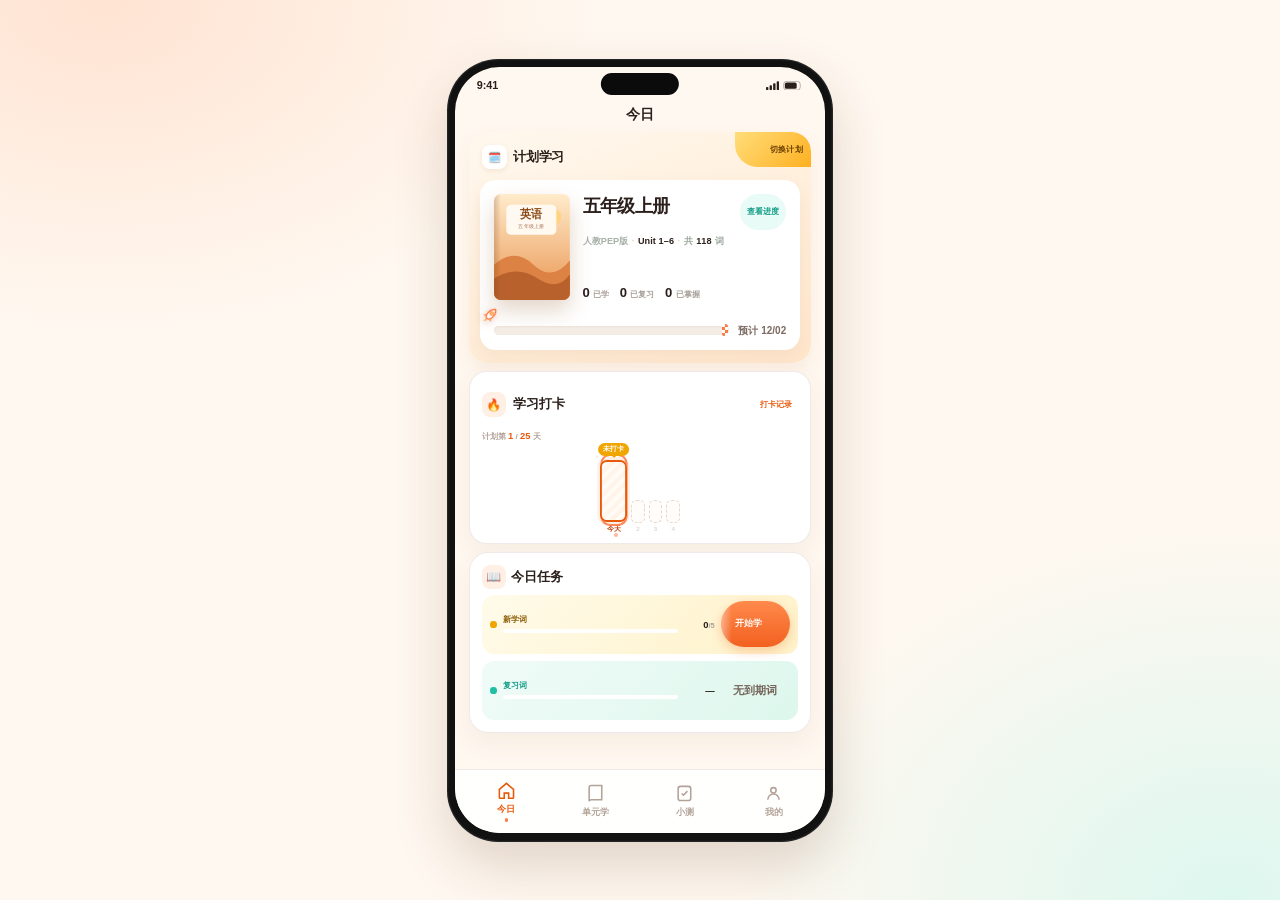
<file: today-entries/today-a-single.html>
<!DOCTYPE html>
<html lang="zh-CN">
<head>
<meta charset="UTF-8" />
<meta name="viewport" content="width=device-width, initial-scale=1.0" />
<title>方案A-整个原型</title>
<link rel="stylesheet" href="today.css?v=1">
<link rel="stylesheet" href="unit-tab.css?v=2">
<script src="today.js?v=2" defer></script>
<script src="unit-tab.js?v=2" defer></script>
</head>
<body data-variant="a" data-view="whole">

<main id="app"></main>
<dialog id="entry-dialog" aria-labelledby="entry-title">
  <header class="entry-head"><button type="button" id="entry-back">‹ 返回今日</button><h2 id="entry-title"></h2></header>
  <div id="entry-body"></div>
</dialog>

</body>
</html>
</file>
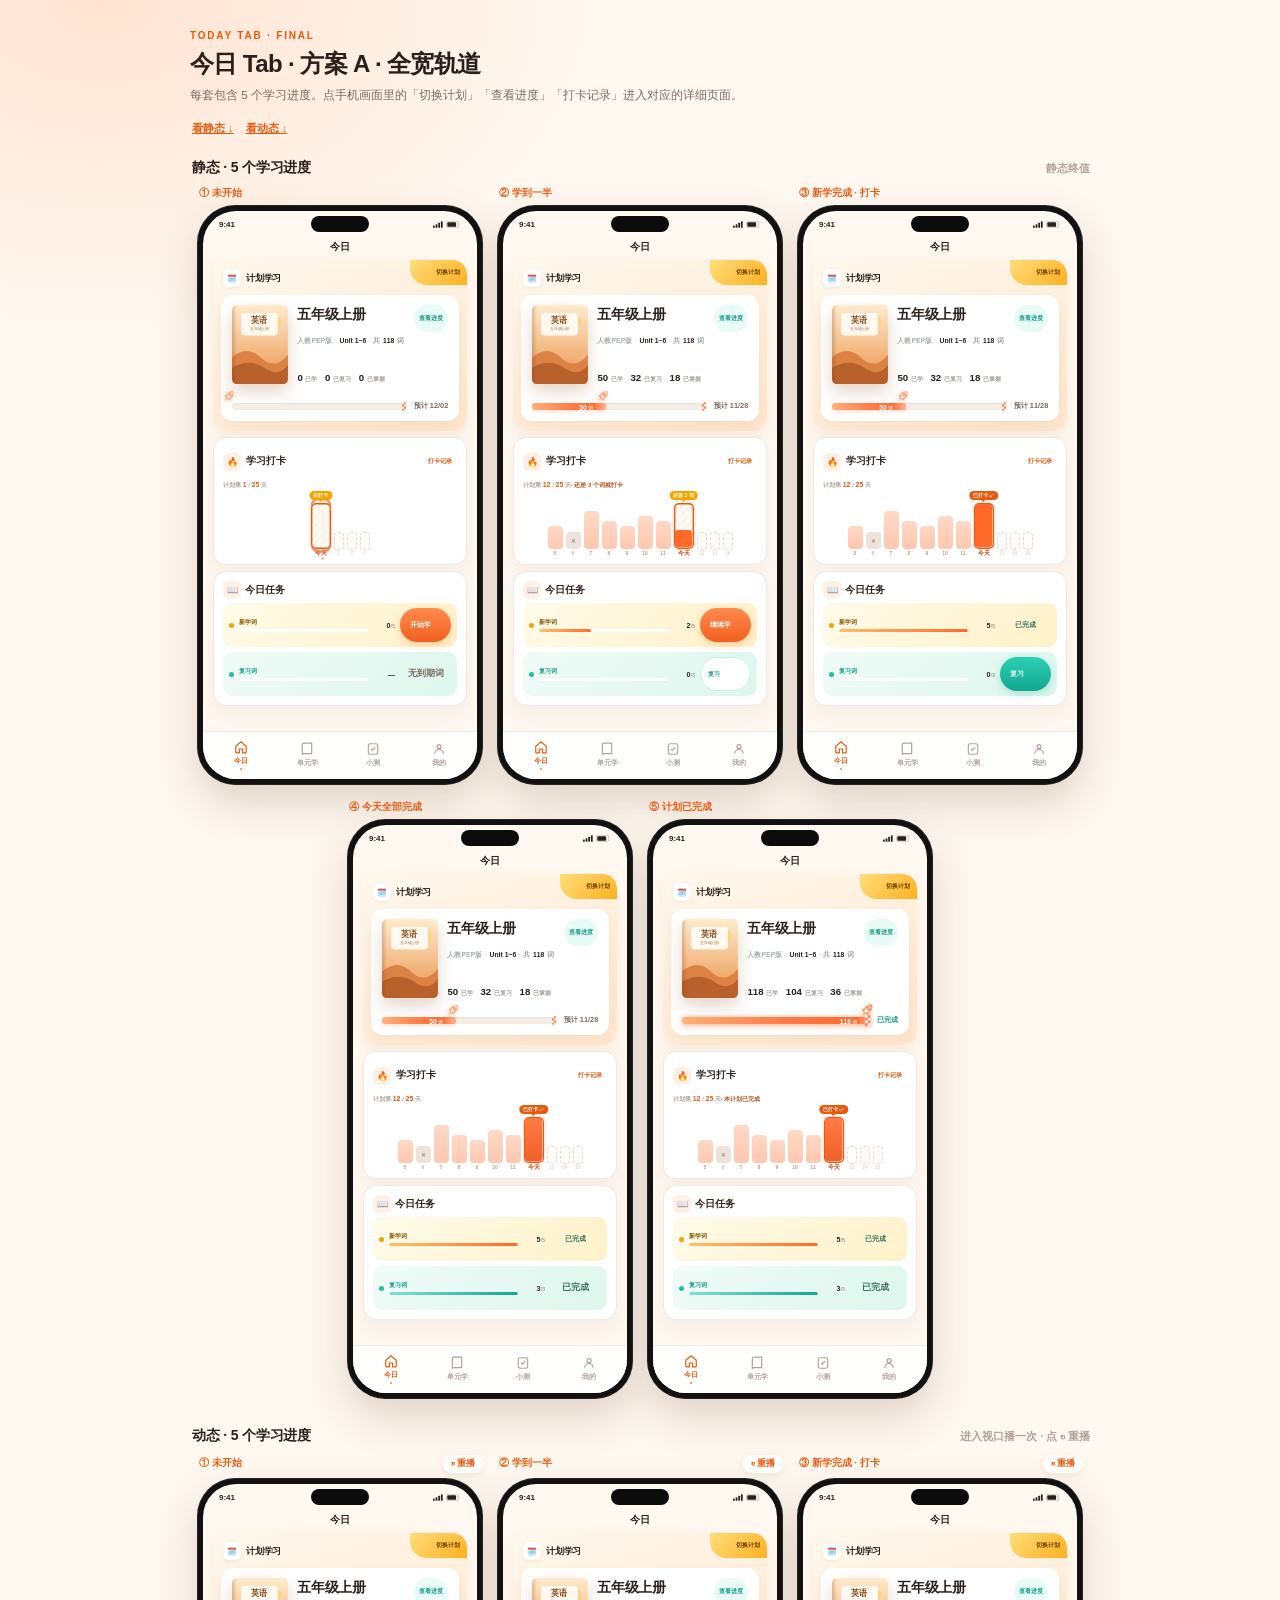
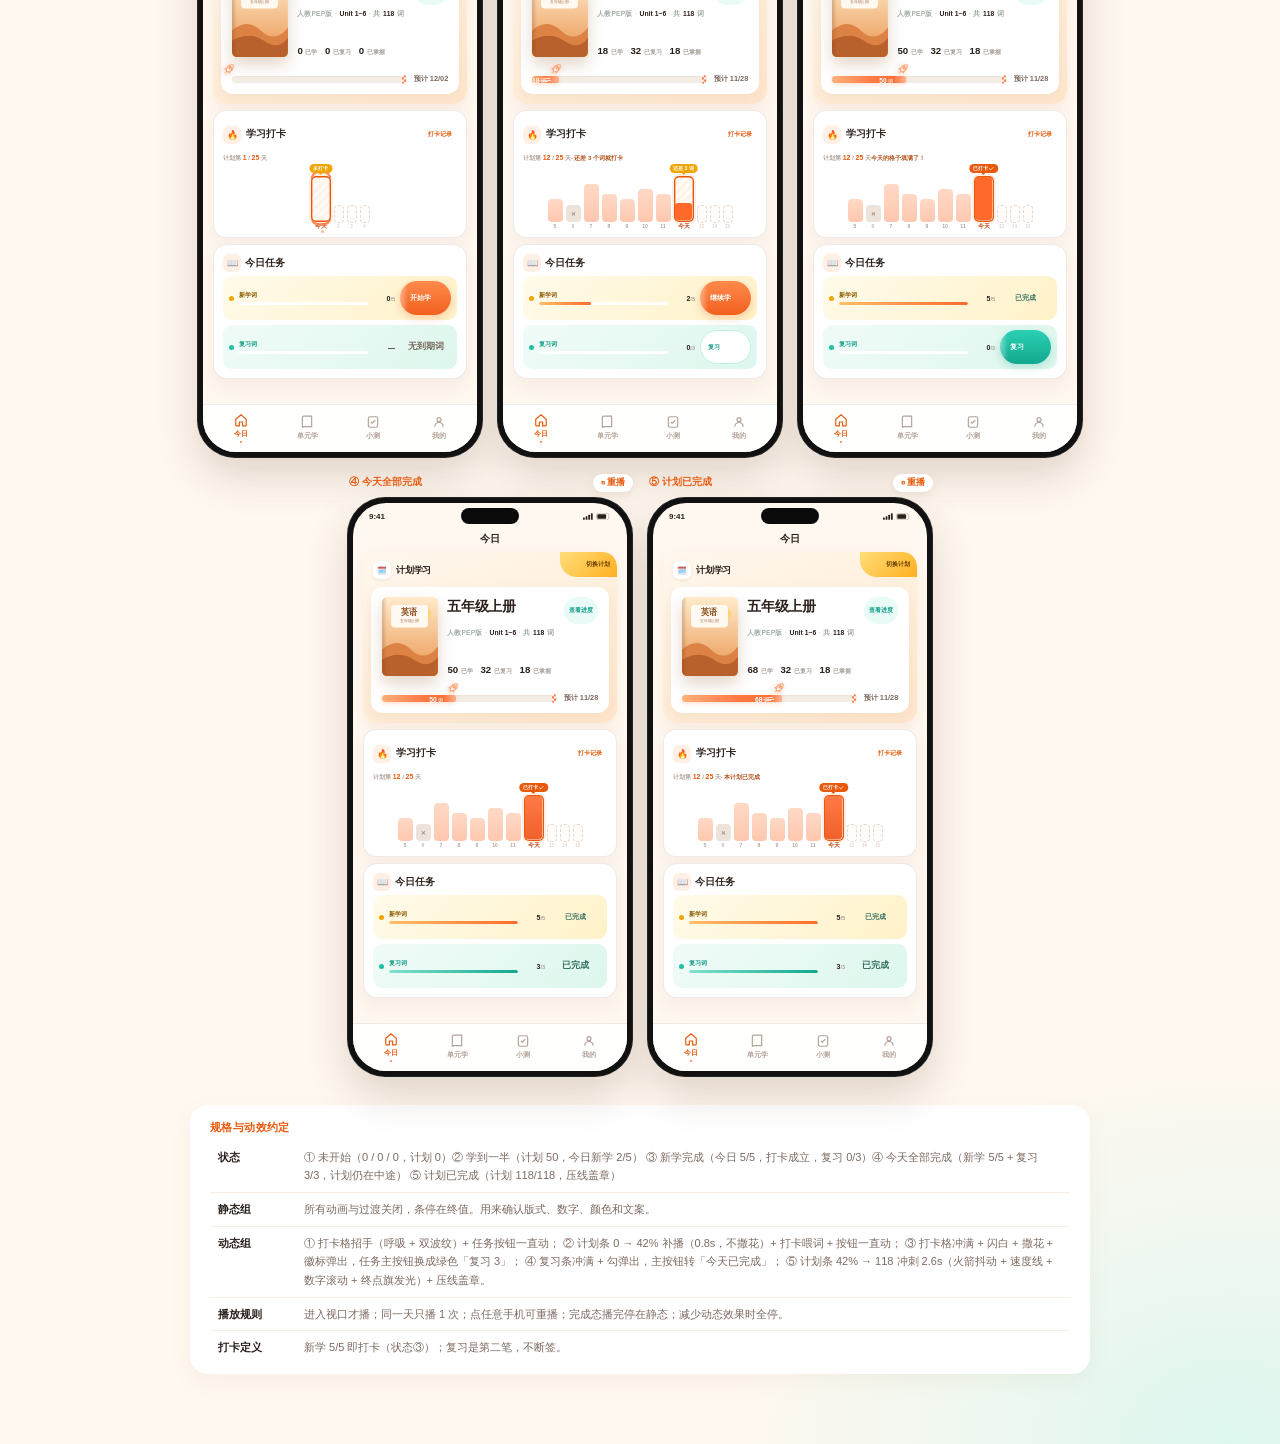
<file: today-entries/today-a.html>
<!DOCTYPE html>
<html lang="zh-CN">
<head>
<meta charset="UTF-8" />
<meta name="viewport" content="width=device-width, initial-scale=1.0" />
<title>今日 Tab · 方案 A · 全宽轨道</title>
<link rel="stylesheet" href="today.css?v=1">
<link rel="stylesheet" href="unit-tab.css">
<script src="today.js?v=2" defer></script>
</head>
<body data-variant="a" data-view="gallery">

<div class="head">
  <div class="kick">TODAY TAB · FINAL</div>
  <h1>今日 Tab · 方案 A · 全宽轨道</h1>
  <p>每套包含 5 个学习进度。点手机画面里的「切换计划」「查看进度」「打卡记录」进入对应的详细页面。</p>
  <div class="picks"><a class="jump" href="#static">看静态 ↓</a><a class="jump" href="#motion">看动态 ↓</a></div>
</div>

<main id="app"></main>
<dialog id="entry-dialog" aria-labelledby="entry-title">
  <header class="entry-head"><button type="button" id="entry-back">‹ 返回今日</button><h2 id="entry-title"></h2></header>
  <div id="entry-body"></div>
</dialog>

<div class="spec">
  <div class="st">规格与动效约定</div>
  <table>
    <tr><td>状态</td><td>
      ① 未开始（0 / 0 / 0，计划 0）② 学到一半（计划 50，今日新学 2/5）
      ③ 新学完成（今日 5/5，打卡成立，复习 0/3）④ 今天全部完成（新学 5/5 + 复习 3/3，计划仍在中途）
      ⑤ 计划已完成（计划 118/118，压线盖章）
    </td></tr>
    <tr><td>静态组</td><td>所有动画与过渡关闭，条停在终值。用来确认版式、数字、颜色和文案。</td></tr>
    <tr><td>动态组</td><td>
      ① 打卡格招手（呼吸 + 双波纹）+ 任务按钮一直动；
      ② 计划条 0 → 42% 补播（0.8s，不撒花）+ 打卡喂词 + 按钮一直动；
      ③ 打卡格冲满 + 闪白 + 撒花 + 徽标弹出，任务主按钮换成绿色「复习 3」；
      ④ 复习条冲满 + 勾弹出，主按钮转「今天已完成」；
      ⑤ 计划条 42% → 118 冲刺 2.6s（火箭抖动 + 速度线 + 数字滚动 + 终点旗发光）+ 压线盖章。
    </td></tr>
    <tr><td>播放规则</td><td>进入视口才播；同一天只播 1 次；点任意手机可重播；完成态播完停在静态；减少动态效果时全停。</td></tr>
    <tr><td>打卡定义</td><td>新学 5/5 即打卡（状态③）；复习是第二笔，不断签。</td></tr>
  </table>
</div>

</body>
</html>
</file>
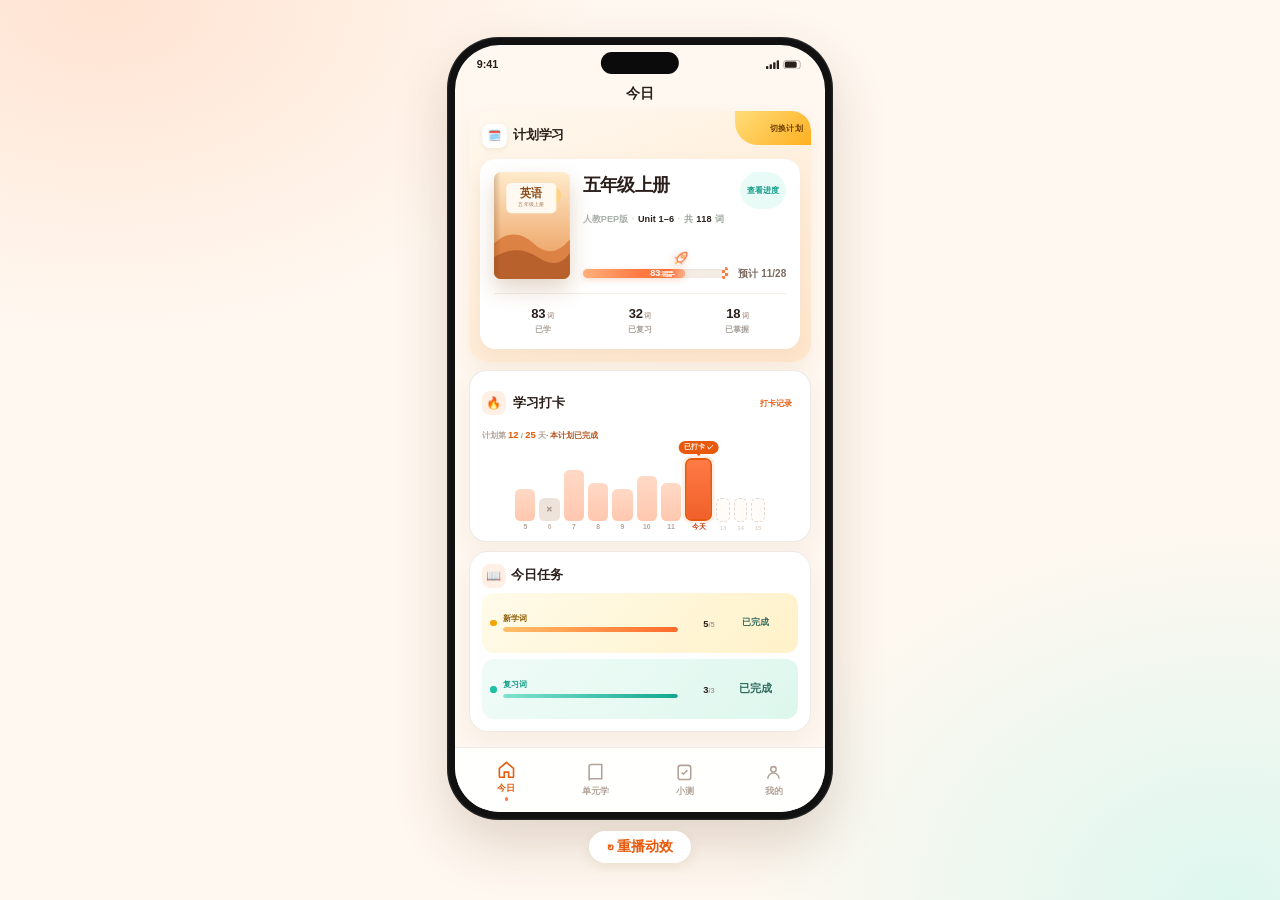
<file: today-entries/today-b-single.html>
<!DOCTYPE html>
<html lang="zh-CN">
<head>
<meta charset="UTF-8" />
<meta name="viewport" content="width=device-width, initial-scale=1.0" />
<title>方案B-整个原型</title>
<link rel="stylesheet" href="today.css?v=1">
<link rel="stylesheet" href="unit-tab.css?v=2">
<script src="today.js?v=2" defer></script>
<script src="unit-tab.js?v=2" defer></script>
</head>
<body data-variant="b" data-view="whole">

<main id="app"></main>
<dialog id="entry-dialog" aria-labelledby="entry-title">
  <header class="entry-head"><button type="button" id="entry-back">‹ 返回今日</button><h2 id="entry-title"></h2></header>
  <div id="entry-body"></div>
</dialog>

</body>
</html>
</file>
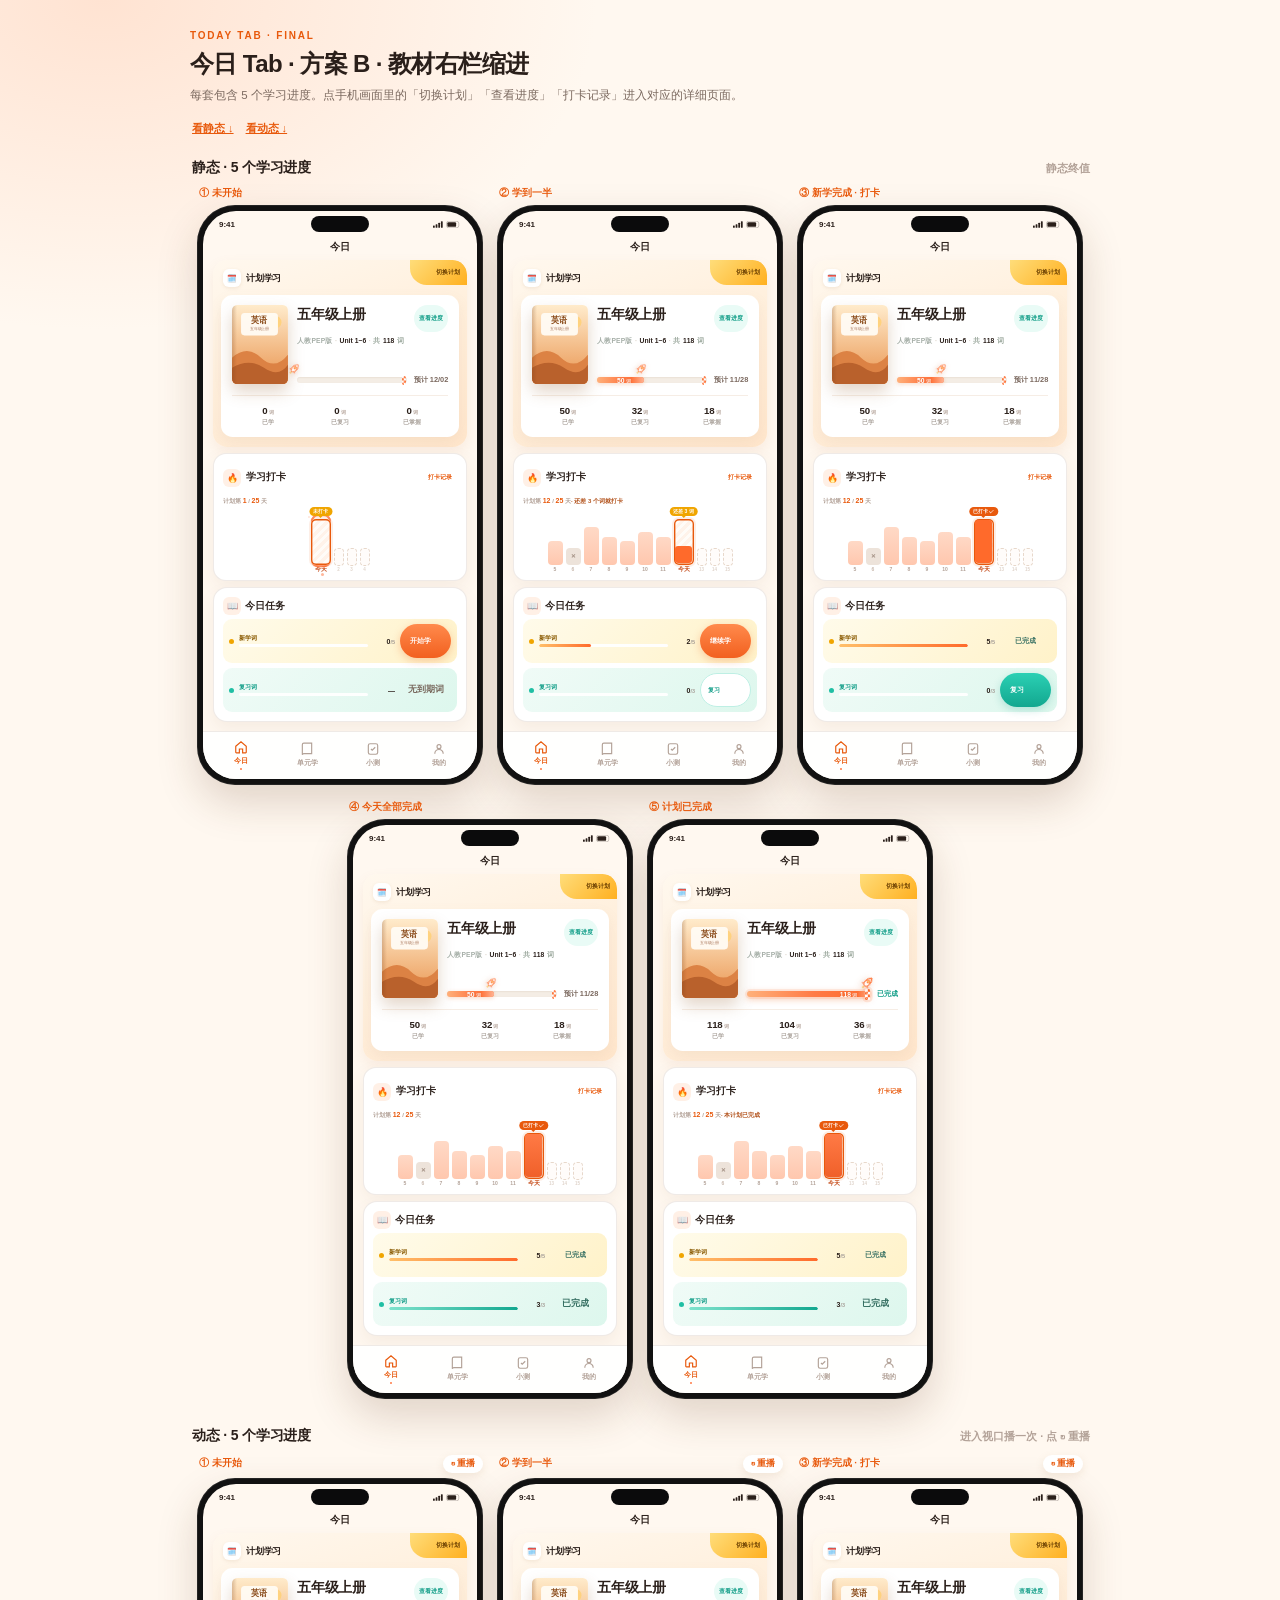
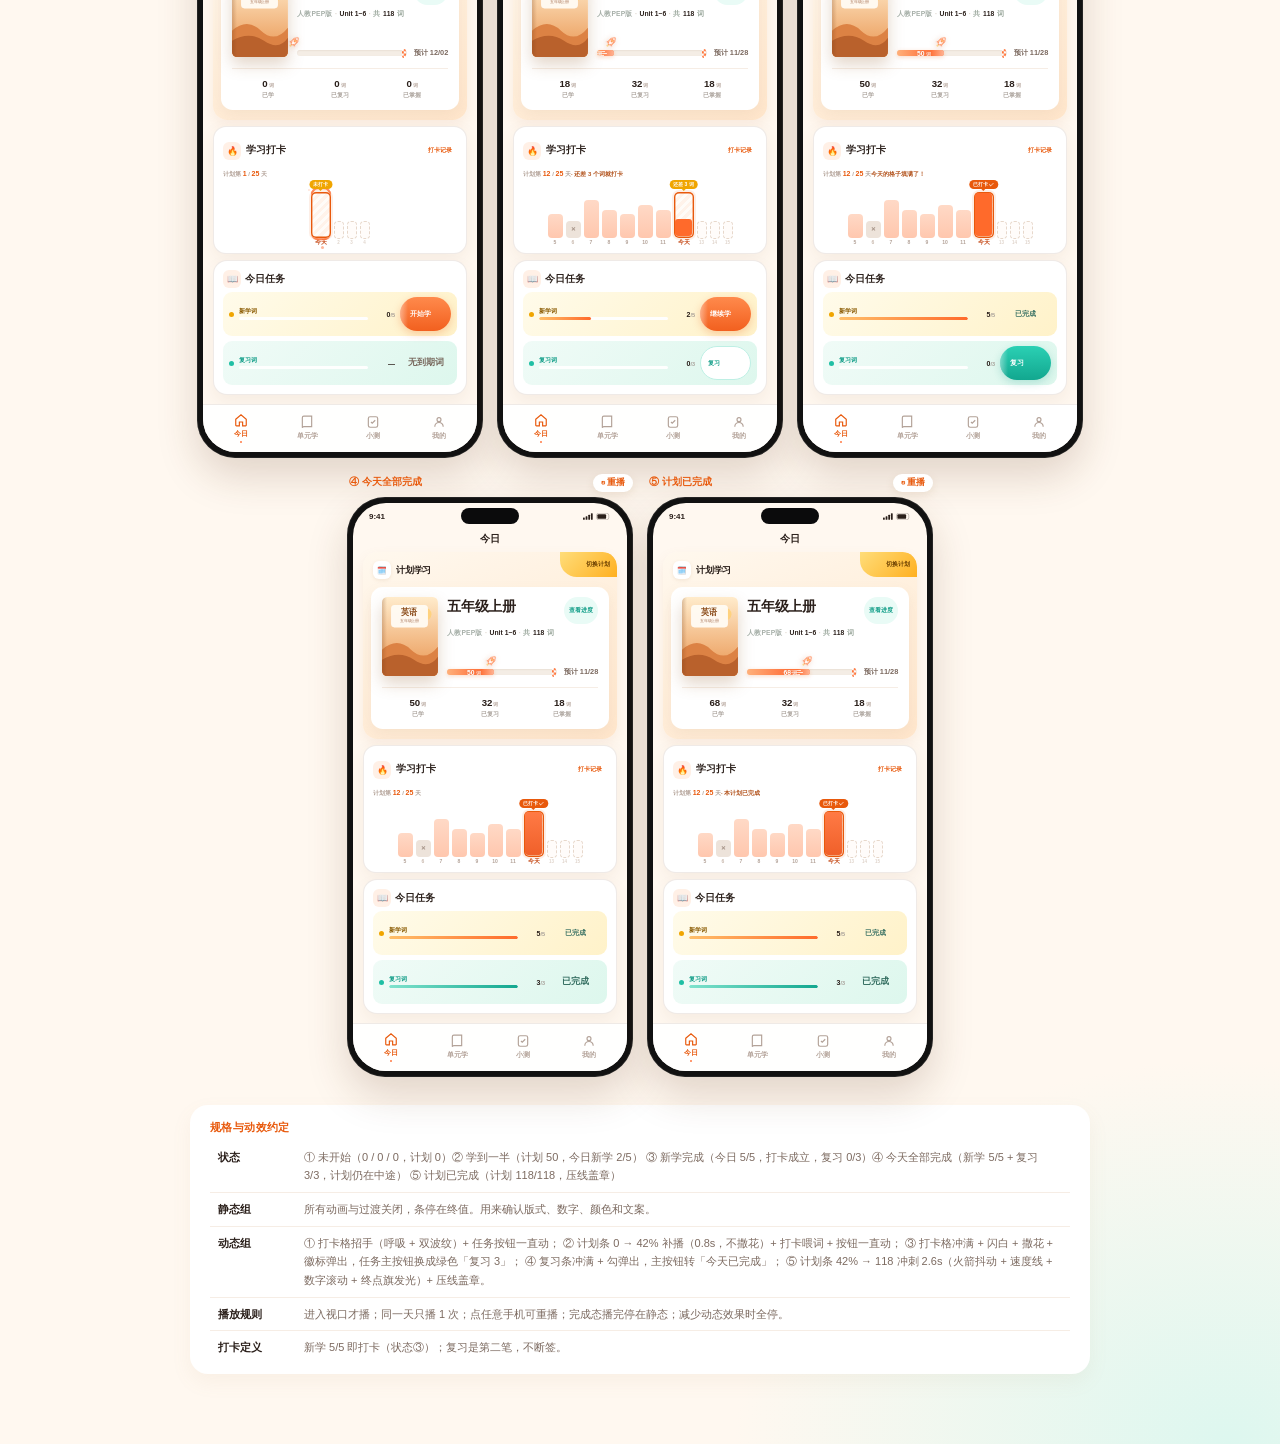
<file: today-entries/today-b.html>
<!DOCTYPE html>
<html lang="zh-CN">
<head>
<meta charset="UTF-8" />
<meta name="viewport" content="width=device-width, initial-scale=1.0" />
<title>今日 Tab · 方案 B · 教材右栏缩进</title>
<link rel="stylesheet" href="today.css?v=1">
<link rel="stylesheet" href="unit-tab.css">
<script src="today.js?v=2" defer></script>
</head>
<body data-variant="b" data-view="gallery">

<div class="head">
  <div class="kick">TODAY TAB · FINAL</div>
  <h1>今日 Tab · 方案 B · 教材右栏缩进</h1>
  <p>每套包含 5 个学习进度。点手机画面里的「切换计划」「查看进度」「打卡记录」进入对应的详细页面。</p>
  <div class="picks"><a class="jump" href="#static">看静态 ↓</a><a class="jump" href="#motion">看动态 ↓</a></div>
</div>

<main id="app"></main>
<dialog id="entry-dialog" aria-labelledby="entry-title">
  <header class="entry-head"><button type="button" id="entry-back">‹ 返回今日</button><h2 id="entry-title"></h2></header>
  <div id="entry-body"></div>
</dialog>

<div class="spec">
  <div class="st">规格与动效约定</div>
  <table>
    <tr><td>状态</td><td>
      ① 未开始（0 / 0 / 0，计划 0）② 学到一半（计划 50，今日新学 2/5）
      ③ 新学完成（今日 5/5，打卡成立，复习 0/3）④ 今天全部完成（新学 5/5 + 复习 3/3，计划仍在中途）
      ⑤ 计划已完成（计划 118/118，压线盖章）
    </td></tr>
    <tr><td>静态组</td><td>所有动画与过渡关闭，条停在终值。用来确认版式、数字、颜色和文案。</td></tr>
    <tr><td>动态组</td><td>
      ① 打卡格招手（呼吸 + 双波纹）+ 任务按钮一直动；
      ② 计划条 0 → 42% 补播（0.8s，不撒花）+ 打卡喂词 + 按钮一直动；
      ③ 打卡格冲满 + 闪白 + 撒花 + 徽标弹出，任务主按钮换成绿色「复习 3」；
      ④ 复习条冲满 + 勾弹出，主按钮转「今天已完成」；
      ⑤ 计划条 42% → 118 冲刺 2.6s（火箭抖动 + 速度线 + 数字滚动 + 终点旗发光）+ 压线盖章。
    </td></tr>
    <tr><td>播放规则</td><td>进入视口才播；同一天只播 1 次；点任意手机可重播；完成态播完停在静态；减少动态效果时全停。</td></tr>
    <tr><td>打卡定义</td><td>新学 5/5 即打卡（状态③）；复习是第二笔，不断签。</td></tr>
  </table>
</div>

</body>
</html>
</file>
<file: five-step-learning/style.css>
:root{
  color-scheme:light;
  --ink:#2d2520;--muted:#6e5b4e;--line:#ead9ca;--paper:#fffaf4;--white:#fff;
  --amber:#a7441c;--amber-soft:#fae9dc;--green:#126b59;--green-soft:#e6f4ec;
  font-family:system-ui,-apple-system,"PingFang SC","Microsoft YaHei",sans-serif;
}
*{box-sizing:border-box}
body{margin:0;color:var(--ink);background:#f7eee4}
h1,h2,h3,h4,p,ol,ul{margin:0}
button,input{font:inherit}
button{color:inherit;cursor:pointer}
button:disabled{cursor:default}
button:focus-visible,a:focus-visible,input:focus-visible{outline:2px solid var(--green);outline-offset:3px}
a{color:var(--amber);text-underline-offset:3px}
.workspace{max-width:980px;margin:auto;padding:46px 26px 36px}
.intro{margin-bottom:30px}
.eyebrow,.label{font-size:12px;color:var(--amber);font-weight:750}
.eyebrow{display:inline-block;letter-spacing:.07em}
.intro h1{font-size:clamp(30px,6vw,49px);letter-spacing:-.055em;margin:6px 0 9px}
.intro p,.note p,.note li,.credits{color:var(--muted);font-size:14px;line-height:1.7}
.links{display:flex;flex-wrap:wrap;gap:8px;margin-top:18px}
.links a{font-size:13px;font-weight:750;text-decoration:none;border:1px solid var(--line);border-radius:999px;background:var(--paper);padding:9px 13px}
.spec-row{display:grid;grid-template-columns:minmax(0,390px) minmax(0,1fr);gap:26px;align-items:start;scroll-margin-top:16px}
.phone{width:100%;max-width:390px;border:5px solid #2e2824;border-radius:30px;background:var(--paper);overflow:hidden;box-shadow:0 14px 30px #69422120}
.screen{height:710px;display:flex;flex-direction:column;overflow:hidden;background:var(--paper)}
.status{height:36px;display:flex;align-items:center;justify-content:space-between;padding:0 17px;font-size:11px;font-weight:800;position:relative;flex:none}
.island{position:absolute;width:70px;height:18px;background:#2e2824;border-radius:100px;left:50%;transform:translateX(-50%)}
.phone-nav{display:grid;grid-template-columns:44px 1fr 44px;align-items:center;text-align:center;gap:8px;padding:3px 13px 9px;flex:none}
.phone-nav h3{grid-column:2;grid-row:1;font-size:17px}
.phone-nav h3:focus{outline:none}
.phone-nav .back{grid-column:1;grid-row:1}
.phone-body{padding:8px 16px 16px;flex:1;min-height:0;overflow:auto;overscroll-behavior:contain;scrollbar-width:thin}
.word-nav,.phase-nav{padding:4px 14px 8px;flex:none}
.word-nav{background:#f2eee7;border-block:1px solid #e9dfd3}
.switch-label{display:flex;justify-content:space-between;align-items:center;gap:5px;color:var(--muted);font-size:11px;margin:3px 0 5px}
.switch-label b{color:var(--ink);font-size:12px}
.word-switch{display:grid;grid-template-columns:34px minmax(0,1fr) 34px;align-items:start;gap:4px}
.word-arrow,.word-chip{min-height:40px;border:1px solid var(--line);border-radius:9px;background:#fff;font-weight:750}
.word-arrow{display:grid;place-items:center;color:var(--muted);padding:0}
.word-arrow:disabled{color:#a68e7e;background:#f8f2eb}
.word-rail{display:flex;gap:5px;overflow-x:auto;overscroll-behavior-inline:contain;scrollbar-width:thin;scrollbar-color:#c9ab96 transparent;padding:0 1px 3px}
.word-chip{display:flex;align-items:center;justify-content:center;gap:3px;min-width:65px;flex:none;padding:0 8px;white-space:nowrap;font-size:13px}
.word-chip[aria-current]{color:var(--green);background:var(--green-soft);border-color:var(--green)}
.word-check{color:var(--green);font-size:11px}
.phase-nav{padding-top:6px}
.step-track{display:grid;grid-template-columns:repeat(5,1fr);gap:4px}
.step-track button{min-height:40px;border:1px solid transparent;background:#f3e8de;border-radius:8px;text-align:center;font-size:13px;font-weight:800;padding:2px;color:#6c594b}
.step-track .past{background:var(--green-soft);color:var(--green)}
.step-track button[aria-current]{background:var(--amber);color:#fff}
.word-bar{display:grid;grid-template-columns:minmax(0,1fr) auto;gap:0 12px;align-items:center;padding:13px 14px 10px;background:#fff;border:1px solid var(--line);border-radius:16px}
.word-bar strong{display:inline-block;margin-right:9px;font-size:29px;line-height:1.1;letter-spacing:-.035em}
.word-bar .label{display:block;margin-bottom:5px}
.ipa{font-size:16px;color:var(--muted);font-family:system-ui,sans-serif;white-space:nowrap}
.sound-status{grid-column:1/-1;min-height:16px;color:var(--green);font-size:11px;margin-top:5px}
button svg{width:19px;height:19px;flex:none}
.round,.soft,.accent,.tile,.option{border:1px solid var(--line);background:#fff;border-radius:10px;min-height:44px;font-weight:750}
.round{width:44px;display:grid;place-items:center;color:var(--amber);background:var(--amber-soft);border-color:transparent}
.round.back{background:#fff;border-color:var(--line)}
.task-title{font-size:19px;margin:13px 0 8px;letter-spacing:-.02em}
.task,.card{border:1px solid var(--line);background:#fff;border-radius:15px;padding:13px}
.task h4,.landing h4{font-size:22px;margin:4px 0}
.task p,.card p,.caption{font-size:13px;color:var(--muted);line-height:1.55}
.example{margin-top:10px;padding-top:10px;border-top:1px solid #f1e3d8}
.example b{font-size:14px}
.actions{display:flex;flex-wrap:wrap;gap:6px;margin-top:10px}
.soft,.accent{display:inline-flex;gap:7px;align-items:center;justify-content:center;padding:7px 10px;font-size:13px;color:var(--amber)}
.options{display:grid;gap:7px}
.option{text-align:left;padding:0 12px;font-size:14px}
.option[aria-pressed=true]{border-color:var(--amber);background:var(--amber-soft);color:var(--amber)}
.tiles{display:flex;justify-content:center;gap:5px;margin-bottom:8px}
.tile{width:39px;display:grid;place-items:center;font-size:18px}
.tile.blank{background:#fff6ed;border-style:dashed;color:#9b7b66}
.tile:disabled{color:#927f71;background:#f5eee8}
.write label{display:grid;gap:8px;font-weight:800}
.write input{width:100%;min-height:45px;border:1px solid #d6baaa;border-radius:10px;padding:9px 11px;font-size:18px;color:var(--ink);background:#fff}
.feedback{margin-top:7px;font-size:13px;color:var(--green);font-weight:750}
.feedback.wrong{color:#a93425}
.feedback:empty{display:none}
.phone-footer{flex:none;background:#fffaf4;border-top:1px solid var(--line)}
.cta{padding:9px 13px}
.cta-pair{display:grid;grid-template-columns:minmax(68px,1fr) minmax(0,2.6fr);gap:7px}
.secondary{border:1px solid var(--line);border-radius:12px;background:#fff;color:#6b5141;font-size:14px;font-weight:750}
.primary{width:100%;min-height:46px;border:0;border-radius:12px;background:var(--amber);color:white;font-size:15px;font-weight:800;padding:8px 12px}
.primary:disabled{background:#eee0d6;color:#775d4d}
.word-tools{display:grid;grid-template-columns:repeat(3,1fr);border-top:1px solid var(--line);padding:3px 6px 6px}
.word-tools button{border:0;background:transparent;border-radius:9px;min-height:52px;display:grid;justify-items:center;align-content:center;gap:3px;padding:4px 0;font-size:11px;font-weight:780;color:#624c3e}
.word-tools button[aria-pressed=true]{color:var(--green);background:var(--green-soft)}
.word-tools button[data-action=favorite][aria-pressed=true] svg{fill:#dfb04a;stroke:#856108}
.landing{display:grid;align-content:center;justify-items:center;text-align:center;padding-bottom:34px}
.landing p{font-size:14px;color:var(--muted);line-height:1.7}
.landing-mark{width:63px;height:63px;border-radius:20px;display:grid;place-items:center;color:var(--amber);background:var(--amber-soft);margin-bottom:12px}
.landing-mark svg{width:32px;height:32px}
.detail-head{padding:0 16px 9px;flex:none}
.detail-head strong{font-size:32px;letter-spacing:-.04em}
.detail-tabs{display:grid;grid-template-columns:repeat(5,minmax(0,1fr));gap:0;border-bottom:1px solid var(--line);margin:0 12px;flex:none}
.detail-tabs button{min-height:43px;padding:0 2px;border:0;border-bottom:2px solid transparent;background:none;white-space:nowrap;color:var(--muted);font-size:12px;font-weight:750}
.detail-tabs button[aria-selected=true]{color:var(--green);border-bottom-color:var(--green)}
.detail-body{padding-top:12px}
.accents{display:grid;grid-template-columns:1fr 1fr;gap:7px}
.accent-card{display:grid;justify-items:center;gap:4px;padding:4px 5px 8px;border-radius:11px;background:#fff;border:1px solid var(--line)}
.accent-card button{border:0;background:none}
.detail-body .card{margin-top:8px}
.sense h4{font-size:15px;color:var(--amber)}
.sense ol{padding-left:18px;margin-top:5px;display:grid;gap:5px}
.sense li,.detail-list li{font-size:13px}
.sense li p{font-size:12px}
.detail-list,.examples{list-style:none;padding:0}
.detail-list.card{padding:0 12px}
.detail-list li{display:grid;grid-template-columns:minmax(0,1fr) minmax(0,1.2fr);gap:8px;align-items:center;min-height:45px;padding:9px 0}
.detail-list li+li{border-top:1px solid #f1e3d8}
.detail-list span{color:var(--muted);line-height:1.4}
.root h4{font-size:25px;margin:2px 0 5px}
.examples b{display:block;margin:5px 0 4px}
.note{padding:21px;border:1px solid var(--line);border-radius:17px;background:#fffaf4}
.note h2,.note h3{margin:5px 0 10px;font-size:22px;letter-spacing:-.025em}
.note ol,.note ul{padding-left:19px;margin:10px 0 12px}
.note li+li{margin-top:5px}
.note a{font-size:13px;font-weight:750}
.current-note{margin:14px 0;padding:9px 11px;border-radius:10px;background:var(--green-soft);color:var(--green);font-size:13px;font-weight:750}
.gallery{margin-top:40px}
.section-head{padding-bottom:12px;border-bottom:1px solid var(--line)}
.section-head h2{margin-top:5px;font-size:26px;letter-spacing:-.035em}
.gallery-row{padding:20px 0;border-bottom:1px solid var(--line)}
.credits{padding:18px 0}
.credits summary{font-weight:800;cursor:pointer}
.credits p,.credits ul{margin-top:8px}
@media(max-width:700px){
  .workspace{padding:23px 12px}
  .spec-row{grid-template-columns:1fr;gap:10px}
  .phone,.note{margin-inline:auto;width:100%;max-width:390px}
  #demo .screen{height:min(710px,max(505px,calc(100dvh - 28px)))}
}
@media(max-width:350px){
  .workspace{padding-inline:8px}
  .detail-tabs button{font-size:11px}
  .phone-body{padding-inline:12px}
}
</file>
<file: today-entries/today.css>
:root{
    --bg:#FFF8F0;--ink:#2A1F1A;--ink2:#7C6A60;--ink3:#B3A298;
    --line:rgba(122,86,62,.12);--orange:#FF7A45;--odeep:#E8590C;--osoft:#FFF0E6;
    --mint:#1FBFA4;--mdeep:#0E9C86;--amber:#F0A500;
    --shadow:0 6px 18px rgba(122,86,62,.07);
    --font:-apple-system,BlinkMacSystemFont,"SF Pro Rounded","PingFang SC","Noto Sans SC","Helvetica Neue",Arial,sans-serif;
  }
  *{box-sizing:border-box}
  body{margin:0;font-family:var(--font);color:var(--ink);
    background:radial-gradient(900px 600px at 8% 0%,#FFE3D2 0%,transparent 55%),
      radial-gradient(900px 700px at 96% 100%,#DDF7EF 0%,transparent 55%),var(--bg);
    min-height:100dvh;padding:30px 16px 70px}
  h1,h2,h3,p{margin:0}
  .head{max-width:900px;margin:0 auto 18px}
  .head .kick{font-size:10px;font-weight:900;letter-spacing:1.8px;color:var(--odeep)}
  .head h1{font-size:24px;letter-spacing:-.6px;margin:7px 0 6px}
  .head p{font-size:11.5px;line-height:1.7;color:var(--ink2);max-width:720px}
  .head b{color:var(--ink)}
  .picks{display:flex;gap:8px;flex-wrap:wrap;margin-top:10px}
  .picks span{font-size:10px;font-weight:900;color:var(--ink2);background:#fff;border-radius:99px;padding:5px 10px;
    box-shadow:0 4px 12px rgba(180,140,100,.1)}
  .picks b{color:var(--odeep)}

  .sec{max-width:900px;margin:0 auto 28px}
  .sec .t{display:flex;align-items:baseline;gap:8px;margin:0 0 10px 2px;flex-wrap:wrap}
  .sec .t b{font-size:14px;letter-spacing:-.2px}
  .sec .t em{font-style:normal;font-size:10.5px;color:var(--ink3);font-weight:700;margin-left:auto}
  .grid{display:flex;flex-wrap:wrap;gap:16px 14px;justify-content:center}

  .demo{width:286px}
  .tag{font-size:9.5px;font-weight:900;color:var(--ink3);margin:0 0 5px 2px;display:flex;align-items:center;gap:6px}
  .tag b{color:var(--odeep)}
  .replay{margin-left:auto;border:0;font-family:inherit;font-size:8.5px;font-weight:900;color:var(--odeep);
    background:#fff;border-radius:99px;padding:3px 8px;box-shadow:0 3px 8px rgba(180,140,100,.16);cursor:pointer}
  .replay:active{transform:scale(.96)}

  .phone{width:286px;height:580px;background:#111;border-radius:38px;padding:6px;
    box-shadow:0 18px 40px rgba(90,50,20,.18),inset 0 0 0 1px rgba(255,255,255,.08)}
  .shell{position:relative;width:100%;height:100%;border-radius:33px;overflow:hidden;background:var(--bg);
    display:flex;flex-direction:column}
  .sbar{flex:none;height:28px;display:flex;align-items:center;justify-content:space-between;padding:0 16px;font-size:8px;font-weight:800}
  .island{position:absolute;left:50%;top:5px;transform:translateX(-50%);width:58px;height:16px;border-radius:99px;background:#0B0B0C}
  .scr{flex:1;padding:0 10px 58px;overflow:hidden}
  .ptitle{text-align:center;font-size:10px;font-weight:900;padding:1px 0 6px}
  .tabs{position:absolute;left:0;right:0;bottom:0;height:48px;background:rgba(255,255,255,.95);border-top:1px solid var(--line);
    display:flex;justify-content:space-around;align-items:flex-start;padding:5px 6px;z-index:20}
  .tab{display:flex;flex-direction:column;align-items:center;gap:2px;color:var(--ink3);font-size:6px;font-weight:800}
  .tab svg{width:14px;height:14px}
  .tab.active{color:var(--odeep)}
  .tab.active::after{content:"";width:2.6px;height:2.6px;border-radius:50%;background:var(--orange)}

  /* ================= 学习计划（参考站 394 原尺寸，zoom 到 266） ================= */
  .planwrap{margin-bottom:6px}
  .plan{position:relative;width:394px;zoom:.6447;border-radius:22px;padding:13px 13px 15px;overflow:hidden;
    background:linear-gradient(160deg,#FFF8EE 0%,#FFEFDC 50%,#FFE6CC 100%);
    box-shadow:0 9px 20px rgba(200,140,90,.11)}
  .plan .top{display:flex;align-items:center;gap:7px;padding:2px 3px 12px}
  .plan .ico{width:28px;height:28px;border-radius:9px;display:grid;place-items:center;font-size:12px;flex:none;background:#fff;
    box-shadow:0 2px 6px rgba(180,140,100,.16)}
  .plan .top h2{font-size:14.7px;font-weight:900;letter-spacing:-.2px}
  .plan .banner{font-size:8.5px;font-weight:900;color:#fff;border-radius:6px;padding:4.5px 7px;
    background:linear-gradient(180deg,#FF8A4C,#F2601F);box-shadow:0 3px 7px rgba(220,90,30,.24);white-space:nowrap}
  .plan .ribbon{position:absolute;right:0;top:0;height:33px;width:88px;
    background:linear-gradient(135deg,#FFDD7A,#FFB020);border-bottom-left-radius:26px;border-top-right-radius:22px}
  .plan .ribbon span{position:absolute;right:10px;top:50%;transform:translateY(-50%);font-size:9.4px;font-weight:900;color:#6B3F00;letter-spacing:.2px}
  .plan .inner{background:#fff;border-radius:18px;padding:16px;box-shadow:0 8px 20px rgba(180,140,100,.10)}
  .plan .book{display:flex;gap:14px;align-items:stretch}
  .plan .cover{position:relative;flex:none;width:88px;border-radius:8px;overflow:hidden;
    box-shadow:0 12px 24px rgba(150,95,45,.26),inset 0 0 0 1px rgba(255,255,255,.55)}
  .plan .cover::after{content:"";position:absolute;left:0;top:0;bottom:0;width:8px;
    background:linear-gradient(90deg,rgba(120,60,20,.26),rgba(120,60,20,0))}
  .plan .cover img{width:100%;height:100%;object-fit:cover;display:block}
  .plan .bi{position:relative;flex:1;min-width:0;display:flex;flex-direction:column;justify-content:space-between;gap:6px}
  .plan .txt h3{font-size:21px;line-height:1.15;letter-spacing:-.6px;margin:2px 0 0;padding-right:78px}
  .plan .meta{font-size:10.5px;font-weight:800;color:#9AA79C;margin-top:21px;letter-spacing:.1px;
    display:flex;align-items:baseline;gap:4px;white-space:nowrap}
  .plan .meta i{font-style:normal;color:#A7B0A9;font-weight:800}
  .plan .meta em{font-style:normal;color:#DCD2C8;font-weight:900}
  .plan .meta b{color:var(--ink);font-weight:900}
  .plan .link{position:absolute;top:0;right:0;font-size:9px;font-weight:900;color:#0E9C86;background:#E9FBF6;
    border-radius:999px;padding:5px 9px;white-space:nowrap}
  .plan .footrow{display:flex;align-items:baseline;gap:12px}
  .plan .footrow div{display:flex;align-items:baseline;gap:4px;white-space:nowrap}
  .plan .footrow b{font-size:15px;font-weight:900;font-variant-numeric:tabular-nums}
  .plan .footrow div > span{font-size:9.5px;font-weight:800;color:#A9A19A}
  .plan .stats3{display:grid;grid-template-columns:repeat(3,1fr);margin-top:16px;padding-top:14px;border-top:1px solid #F6EDE5}
  .plan .stats3 > div{display:flex;flex-direction:column;gap:3px;align-items:center;text-align:center}
  .plan .stats3 b{font-size:15px;font-weight:900;letter-spacing:-.3px;font-variant-numeric:tabular-nums}
  .plan .stats3 b small{font-size:8px;font-weight:800;color:#B3A298;margin-left:2px}
  .plan .stats3 div > span{font-size:9px;font-weight:800;color:#A9A19A}
  .plan .barrow{display:flex;align-items:center;gap:11px}
  .plan .bar{position:relative;flex:1;height:10px;border-radius:999px;background:#F4EDE5;
    box-shadow:inset 0 1px 2px rgba(140,100,70,.10)}
  .plan .fill{position:absolute;left:0;top:0;bottom:0;border-radius:999px;overflow:hidden;
    background:linear-gradient(90deg,#FFB07A,#FF7A45 55%,#FF6A2B);box-shadow:0 2px 7px rgba(232,89,12,.22);
    transition:width .6s cubic-bezier(.4,0,.2,1),opacity .25s,box-shadow .3s}
  .plan.running .fill{transition:none}
  .plan.done .fill{box-shadow:0 0 0 3px rgba(255,122,69,.13),0 3px 12px rgba(232,89,12,.35)}
  .plan .fill::after{content:"";position:absolute;right:0;top:0;bottom:0;width:20px;border-radius:999px;
    background:linear-gradient(90deg,rgba(255,255,255,0),rgba(255,255,255,.5))}
  .plan .inbar{position:absolute;right:20px;top:50%;transform:translateY(-50%);display:flex;align-items:baseline;gap:2px;
    color:#fff;z-index:3;font-size:9px;font-weight:900;text-shadow:0 1px 2px rgba(180,70,20,.35);white-space:nowrap}
  .plan .inbar b{font-size:10.5px;font-weight:900;font-variant-numeric:tabular-nums}
  .plan .inbar i{font-style:normal;font-size:7px;font-weight:900;opacity:.85}
  .plan .gate{position:absolute;right:1px;top:-2px;bottom:-2px;width:7px;border-radius:3px;z-index:4;opacity:.9;
    background-image:
      linear-gradient(45deg,#FF6A2B 25%,transparent 25%,transparent 75%,#FF6A2B 75%),
      linear-gradient(45deg,#FF6A2B 25%,#fff 25%,#fff 75%,#FF6A2B 75%);
    background-size:7px 7px;background-position:0 0,3.5px 3.5px;
    transition:transform .4s cubic-bezier(.2,1.4,.4,1),box-shadow .4s,opacity .3s}
  .plan.done .gate{transform:scaleY(1.22) scaleX(1.15);box-shadow:0 0 0 3px rgba(255,122,69,.16);opacity:1}
  .plan .rocket{position:absolute;top:50%;width:22px;height:22px;line-height:0;z-index:6;
    transform:translate(-70%,-128%) rotate(45deg);filter:drop-shadow(0 4px 5px rgba(200,100,50,.32));
    transition:left .6s cubic-bezier(.4,0,.2,1),opacity .25s,transform .3s}
  .plan .rocket svg{display:block;width:100%;height:100%}
  .plan.running .rocket{animation:rwob .78s ease-in-out infinite}
  @keyframes rwob{0%,100%{transform:translate(-70%,-128%) rotate(45deg)}50%{transform:translate(-70%,-138%) rotate(50deg)}}
  .plan.done .rocket{transform:translate(-70%,-128%) rotate(45deg) scale(1.14)}
  .plan .finish{flex:none;line-height:1.15}
  .plan .finish b{display:block;font-size:11.5px;font-weight:900;color:#7C6A60;white-space:nowrap;transition:color .3s}
  .plan.done .finish b{color:var(--mdeep)}
  .plan .streaks{position:absolute;inset:0;opacity:0;transition:opacity .3s;pointer-events:none}
  .plan.running .streaks{opacity:1}
  .plan .streaks i{position:absolute;height:1.5px;border-radius:2px;
    background:linear-gradient(90deg,rgba(255,255,255,0),rgba(255,255,255,.9));animation:streak .5s linear infinite}
  .plan .streaks i:nth-child(1){right:14px;top:26%;width:22px}
  .plan .streaks i:nth-child(2){right:12px;top:52%;width:34px;animation-delay:.12s}
  .plan .streaks i:nth-child(3){right:16px;top:74%;width:16px;animation-delay:.24s}
  @keyframes streak{0%{transform:translateX(0) scaleX(1);opacity:0}30%{opacity:.9}100%{transform:translateX(-60px) scaleX(.3);opacity:0}}
  .plan .ring{position:absolute;right:0;top:50%;width:22px;height:22px;margin:-11px 0 0 -11px;border-radius:50%;
    border:2px solid rgba(255,122,69,.8);opacity:0;z-index:5}
  .plan.done .ring{animation:ringOut .8s ease-out}
  @keyframes ringOut{0%{opacity:.9;transform:scale(.3)}100%{opacity:0;transform:scale(3.6)}}
  .plan .burst{position:absolute;right:0;top:50%;width:0;height:0;pointer-events:none;z-index:6}
  .plan .burst i{position:absolute;left:0;top:0;width:8px;height:8px;border-radius:2px;opacity:0}
  .plan.done .burst i{animation:fly .95s cubic-bezier(.15,.7,.3,1) forwards}
  @keyframes fly{0%{opacity:1;transform:translate(-50%,-50%) scale(1) rotate(0)}
    100%{opacity:0;transform:translate(calc(-50% + var(--x)),calc(-50% + var(--y))) scale(.35) rotate(220deg)}}
  .plan .stamp{position:absolute;left:6px;bottom:8px;background:rgba(255,255,255,.96);color:var(--odeep);
    font-size:8px;font-weight:900;border-radius:99px;padding:3px 7px;box-shadow:0 3px 8px rgba(150,90,50,.25);
    opacity:0;transform:scale(.6) rotate(-6deg);transition:opacity .25s,transform .35s cubic-bezier(.2,.9,.3,1.4);z-index:4}
  .plan.done .stamp{opacity:1;transform:scale(1) rotate(-6deg)}
  .plan.hit{animation:hit .5s cubic-bezier(.36,.07,.19,.97)}
  @keyframes hit{10%{transform:translateY(-3px)}35%{transform:translateY(1px)}60%{transform:translateY(-1px)}100%{transform:translateY(0)}}
  .plan.resetting .fill,.plan.resetting .rocket,.plan.resetting .inbar{opacity:.25}
  .plan .num.flip{animation:numFlip .3s ease both}
  @keyframes numFlip{0%{opacity:0;transform:translateY(3px)}100%{opacity:1;transform:translateY(0)}}
  .plan.a .barrow{margin-top:28px}
  .plan.b .barrow{margin-top:22px}

  /* ================= 今日打卡（1 套） ================= */
  .ck{background:#fff;border:1px solid var(--line);border-radius:13px;box-shadow:var(--shadow);padding:8px 0 7px;margin-bottom:6px;position:relative;overflow:hidden}
  .ck-head{display:flex;align-items:center;justify-content:space-between;padding:0 9px}
  .ck-title{display:flex;align-items:center;gap:5px}
  .ck-ico{width:18px;height:18px;border-radius:6px;display:grid;place-items:center;font-size:9px;background:var(--osoft)}
  .ck-title h2{font-size:9.5px;font-weight:900}
  .ck .entry{font-size:6px;font-weight:900;color:var(--odeep)}
  .ck .sub{font-size:6px;font-weight:800;color:var(--ink3);padding:3px 9px 0}
  .ck .sub b{color:var(--odeep);font-weight:900;font-size:7px}
  .ck .sub i{font-style:normal;color:#D8CCC2;margin:0 3px}
  .ck .sub em{font-style:normal;color:#B3541E;font-weight:900}
  .subem{display:inline-block}
  .subem.swap{animation:subIn .5s cubic-bezier(.2,.8,.3,1.2) both}
  @keyframes subIn{0%{opacity:0;transform:translateY(4px)}100%{opacity:1;transform:translateY(0)}}
  .track{display:flex;gap:3px;align-items:flex-end;justify-content:center;padding:13px 9px 1px}
  .day{flex:none;width:15px;display:flex;flex-direction:column;align-items:center;gap:2px;position:relative}
  .day .c{height:38px;width:100%;display:flex;align-items:flex-end}
  .day .bar2{width:100%;border-radius:4px;background:linear-gradient(180deg,#FFD9C6,#FFC7AE)}
  .day .ghost{width:100%;height:46%;border-radius:4px;border:1px dashed #E7D8CB;background:#FFFCFA}
  .day .n{font-size:5px;font-weight:800;color:#C9B9AE;line-height:1}
  .day.past .n{color:var(--ink3)}
  .day.future{width:10px}
  .day.future .n{color:#E0D5CC;font-size:4.5px}
  .missbox{width:100%;height:46%;border-radius:4px;background:#EDE3DA;display:grid;place-items:center;
    font-size:5px;font-weight:900;color:#A8968A}
  .day.today{width:20px}
  .day.today .c{height:46px}
  .day.today .n{color:#C2410C;font-weight:900;font-size:5.5px}
  .target{width:100%;height:100%;border-radius:5px;position:relative;
    box-shadow:inset 0 0 0 1.4px #E8590C,0 0 0 2px rgba(232,89,12,.10);
    background:repeating-linear-gradient(135deg,#FFF3EA,#FFF3EA 3px,#FFFCF8 3px,#FFFCF8 6px);
    display:flex;align-items:flex-end;justify-content:center;padding:1.5px}
  .fill2{width:100%;border-radius:3px;background:#FF6A2B}
  .badge{position:absolute;left:50%;bottom:calc(100% + 3px);transform:translateX(-50%);
    background:var(--amber);color:#fff;font-size:5px;font-weight:900;border-radius:99px;padding:1.5px 4px;white-space:nowrap;z-index:5}
  .badge::after{content:"";position:absolute;left:50%;top:100%;transform:translateX(-50%);
    border:2px solid transparent;border-top-color:var(--amber)}
  .badge.done{background:var(--odeep)}
  .badge.done::after{border-top-color:var(--odeep)}
  .halo{position:absolute;left:50%;top:42%;width:100%;height:100%;transform:translate(-50%,-50%);
    border-radius:7px;border:2px solid rgba(255,122,69,.62);pointer-events:none}
  .halo.a{animation:ripple 1.8s cubic-bezier(.3,.6,.4,1) infinite}
  .halo.b{animation:ripple 1.8s .55s cubic-bezier(.3,.6,.4,1) infinite}
  .halo.static{left:-3px;top:-3px;width:auto;height:auto;transform:none;border:1px solid rgba(255,122,69,.22);animation:none}
  @keyframes ripple{0%{transform:translate(-50%,-50%) scale(.98);opacity:.75}55%{opacity:.22}100%{transform:translate(-50%,-50%) scale(1.2);opacity:0}}
  .v-none .target{animation:breathe 1.8s ease-in-out infinite;transform-origin:center bottom}
  @keyframes breathe{0%,100%{transform:translateY(0) scale(1)}50%{transform:translateY(-2px) scale(1.04)}}
  .v-none .badge{animation:bob 1.8s ease-in-out infinite}
  @keyframes bob{0%,100%{transform:translate(-50%,0)}45%{transform:translate(-50%,-2.5px)}}
  .tapdot{position:absolute;left:50%;bottom:-4px;width:3px;height:3px;border-radius:50%;background:#FFB79B;
    animation:dot 1.8s ease-in-out infinite}
  @keyframes dot{0%,100%{opacity:.25}50%{opacity:.9}}
  .v-half .fill2{animation:fill2 4.5s cubic-bezier(.34,1.4,.64,1) infinite}
  @keyframes fill2{0%,10%{height:38%}22%,40%{height:50%}52%,70%{height:62%}82%,90%{height:50%}100%{height:38%}}
  .feeddot{position:absolute;left:50%;top:-5px;width:4px;height:4px;margin-left:-2px;border-radius:50%;
    background:#E8590C;opacity:0;z-index:6;animation:chip 2.25s linear infinite}
  .feeddot.b{animation-delay:1.35s}
  @keyframes chip{0%{opacity:0;transform:translateY(-4px)}10%{opacity:1}34%{opacity:1;transform:translateY(18px)}40%{opacity:0;transform:translateY(22px)}100%{opacity:0}}
  .v-done .fill2{height:38%}
  .v-done.playing .fill2{animation:fillOnce 1.2s cubic-bezier(.3,.7,.3,1) forwards}
  @keyframes fillOnce{0%{height:38%}58%{height:105%}76%{height:97%}100%{height:100%}}
  .flash{position:absolute;inset:1.5px;border-radius:3px;background:#FFF;opacity:0;pointer-events:none;z-index:4}
  .v-done.playing .flash{animation:flashOnce 1.2s ease-out forwards}
  @keyframes flashOnce{0%,54%{opacity:0}66%{opacity:.6}100%{opacity:0}}
  .burstc{position:absolute;inset:0;pointer-events:none;z-index:7}
  .burstc i{position:absolute;left:50%;top:24%;width:3px;height:5px;border-radius:1px;opacity:0;background:#FFC53D}
  .burstc i:nth-child(2){background:#FF7A45}
  .burstc i:nth-child(3){background:#7FE3CD}
  .v-done.playing .burstc i{animation:burstOnce 1.2s ease-out forwards}
  .v-done.playing .burstc i:nth-child(2){animation-delay:.06s}
  .v-done.playing .burstc i:nth-child(3){animation-delay:.12s}
  @keyframes burstOnce{0%,50%{opacity:0;transform:translate(0,0) rotate(0)}58%{opacity:1}92%{opacity:0;transform:translate(var(--bx),var(--by)) rotate(200deg)}100%{opacity:0}}
  .v-static .fill2{height:100%;background:linear-gradient(180deg,#FF7A45,#F0602A)}

  /* ================= 今日任务（方案 B · 一直动） ================= */
  .task{background:#fff;border:1px solid var(--line);border-radius:14px;padding:9px;
    box-shadow:0 8px 18px rgba(122,86,62,.07);position:relative}
  .task .th{display:flex;align-items:center;gap:4px;margin-bottom:7px}
  .task .ti{width:18px;height:18px;border-radius:6px;display:grid;place-items:center;font-size:9px;background:var(--osoft);flex:none}
  .task .th h2{font-size:9.5px;font-weight:900;letter-spacing:-.1px}
  .task .th .sp{flex:1}
  .task .mchip{font-size:5.5px;font-weight:900;border-radius:99px;padding:2.5px 5px;background:var(--osoft);color:var(--odeep);white-space:nowrap}
  .task .mchip.ok{background:#E9FBF6;color:var(--mdeep)}
  .task .rows{display:flex;flex-direction:column;gap:5px}
  .task .rw{display:flex;align-items:center;gap:5px;padding:5px 6px;border-radius:9px}
  .task .rw.new{background:linear-gradient(135deg,#FFFBEA,#FFF2C9)}
  .task .rw.rev{background:linear-gradient(135deg,#F0FBF7,#DDF7ED)}
  .task .dot{width:5px;height:5px;border-radius:50%;background:var(--amber);flex:none}
  .task .rw.rev .dot{background:var(--mint)}
  .task .info{flex:1;min-width:0}
  .task .tt{font-size:6px;font-weight:900;color:#8A5A00;line-height:1.1;display:flex;align-items:center;gap:3px}
  .task .rw.rev .tt{color:var(--mdeep)}
  .task .pb{height:3px;border-radius:99px;background:rgba(255,255,255,.95);margin-top:3px;overflow:hidden}
  .task .pb i{display:block;height:100%;border-radius:99px;background:linear-gradient(90deg,#FFC06A,#FF6A2B)}
  .task .rw.rev .pb i{background:linear-gradient(90deg,#7FE3CD,#12A78F)}
  .task .num{font-size:7px;font-weight:900;min-width:22px;text-align:right;font-variant-numeric:tabular-nums}
  .task .num span{font-size:5.5px;color:#A9A19A;font-weight:800}
  .task .go{position:relative;overflow:hidden;flex:none;height:20px;padding:0 7px;border-radius:99px;
    font-size:5.5px;font-weight:900;border:0;font-family:inherit;display:inline-flex;align-items:center;gap:2px;
    white-space:nowrap;will-change:transform}
  .task .rw.new .go,.task .rw.rev .go.mint{height:24px;padding:0 10px;font-size:6.5px}
  .task .go.pri{background:linear-gradient(180deg,#FF8A4C,#F2601F);color:#fff;box-shadow:0 3px 8px rgba(232,89,12,.26)}
  .task .go.mint{background:linear-gradient(180deg,#2BD0B4,#12A78F);color:#fff;box-shadow:0 3px 8px rgba(20,160,140,.24)}
  .task .go.ghost{background:#fff;color:var(--mdeep);border:1px solid #BEEFE4;box-shadow:none}
  .task .go.off{background:#F1F5F2;color:#8AA494;box-shadow:none}
  .task .go .gl,.task .go .gar{position:relative;z-index:2;display:inline-flex;align-items:center}
  .task .go .gar{font-size:8px;margin-left:1px}
  .task.beat .go.pri{animation:beatO 1.8s cubic-bezier(.4,0,.3,1) infinite}
  @keyframes beatO{
    0%,100%{transform:scale(1);box-shadow:0 3px 8px rgba(232,89,12,.26),0 0 0 0 rgba(255,122,69,.34)}
    46%{transform:scale(1.06);box-shadow:0 9px 20px rgba(232,89,12,.44),0 0 0 8px rgba(255,122,69,0)}
    72%{transform:scale(1.015)}
  }
  .task.beat .go.mint{animation:beatM 1.8s cubic-bezier(.4,0,.3,1) infinite}
  @keyframes beatM{
    0%,100%{transform:scale(1);box-shadow:0 3px 8px rgba(20,160,140,.24),0 0 0 0 rgba(43,208,180,.34)}
    46%{transform:scale(1.06);box-shadow:0 9px 20px rgba(20,160,140,.42),0 0 0 8px rgba(43,208,180,0)}
    72%{transform:scale(1.015)}
  }
  .task.beat .go.pri::after,.task.beat .go.mint::after{content:"";position:absolute;top:0;bottom:0;width:24px;
    background:linear-gradient(90deg,transparent,rgba(255,255,255,.62),transparent);
    transform:translateX(-26px);animation:sweep2 2.4s .5s ease-in-out infinite;z-index:1}
  @keyframes sweep2{0%{transform:translateX(-26px)}34%,100%{transform:translateX(150px)}}
  .task.beat .go .gar{animation:nudge 1.8s ease-in-out infinite}
  @keyframes nudge{0%,100%{transform:translateX(0)}34%{transform:translateX(3px)}60%{transform:translateX(0)}}
  .task .pb i{animation:grow .9s cubic-bezier(.3,.7,.3,1) both}
  @keyframes grow{from{width:0}}
  .task.revfin .rw.rev .pb i{animation:revFill 1s .25s cubic-bezier(.3,.7,.3,1) both}
  @keyframes revFill{from{width:0}}
  .task .okc{font-style:normal;color:var(--mdeep)}
  .task .okc.pop{animation:pop .5s .95s cubic-bezier(.2,.9,.3,1.5) both}
  @keyframes pop{0%{opacity:0;transform:scale(.6)}60%{transform:scale(1.12)}100%{opacity:1;transform:scale(1)}}
  .task .mchip.ok{animation:pop .5s .4s cubic-bezier(.2,.9,.3,1.5) both}

  .noanim *{animation:none !important;transition:none !important}

  /* 规格说明 */
  .spec{max-width:900px;margin:6px auto 0;background:#fff;border-radius:18px;padding:16px 20px 10px;
    box-shadow:0 8px 20px rgba(180,140,100,.08)}
  .spec .st{font-size:10.5px;font-weight:900;letter-spacing:.4px;color:var(--odeep);margin-bottom:6px}
  .spec table{width:100%;border-collapse:collapse}
  .spec td{font-size:11px;line-height:1.7;padding:7px 8px;border-bottom:1px solid #F6EDE5;vertical-align:top;color:var(--ink2)}
  .spec tr:last-child td{border-bottom:0}
  .spec td:first-child{width:86px;font-weight:900;color:var(--ink);white-space:nowrap}
  .spec b{color:var(--ink)}
  button[data-entry]{border:0;font-family:inherit;text-align:left;cursor:pointer}
  button.entry{padding:0;background:transparent}
  button[data-entry]:focus-visible,#entry-back:focus-visible{outline:2px solid #168974;outline-offset:2px}
  .jump{display:inline-block;color:var(--odeep);font-weight:800;padding:5px 2px;font-size:11px}
  #entry-dialog{color:var(--ink);font-family:var(--font);width:min(100% - 24px,455px);padding:0;
    border:1px solid #f0ddcd;border-radius:24px;background:#fffaf5;max-height:min(88dvh,830px);box-shadow:0 20px 80px #4a2b2455}
  #entry-dialog::backdrop{background:#39231975}
  .entry-head{position:sticky;top:0;z-index:2;display:grid;grid-template-columns:90px 1fr 90px;align-items:center;padding:10px 14px;
    min-height:60px;background:#fffaf5;border-bottom:1px solid #eddfd4}
  #entry-back{justify-self:start;border:0;border-radius:99px;background:#ffecdc;color:#9f4118;padding:9px 10px;font:800 12px var(--font);cursor:pointer}
  #entry-title{text-align:center;font-size:17px}
  #entry-body{min-height:160px}
  .embedded-entry{width:100%;height:min(68dvh,700px);border:0;display:block;background:#fffaf5}
  [data-custom-plan] .plan .meta{flex-wrap:wrap;white-space:normal;line-height:1.35}

  body[data-view="whole"]{display:grid;place-items:center;padding:12px}
  [data-view="whole"] #app .demo{display:grid;justify-items:center;gap:8px}
  [data-view="whole"] #app .replay{margin:0;padding:5px 13px;font-size:10px;min-height:22px}
  [data-view="whole"] .phone{height:min(580px,calc(var(--screen-height) - 49px))}
  [data-view="whole"]{--screen-height:100dvh}
  @media (min-width:370px){
    [data-view="whole"] #app .demo{zoom:1.2}
    [data-view="whole"]{--screen-height:calc(100dvh / 1.2)}
  }
  @media (min-width:412px){
    [data-view="whole"] #app .demo{zoom:1.35}
    [data-view="whole"]{--screen-height:calc(100dvh / 1.35)}
  }
  .scr{min-height:0;overflow-y:auto;padding-bottom:12px;overscroll-behavior:contain;scrollbar-width:thin}
  .shell .scr{margin-bottom:48px}
  .tabs{align-items:stretch;gap:2px;padding:3px 6px}
  .tabs .tab{flex:1;min-width:0;justify-content:center;align-items:center;min-height:36px;font-size:7px}
  .tabs button.tab{border:0;background:none;font-family:inherit;cursor:pointer}
  .tabs button:focus-visible{outline:2px solid #168974;outline-offset:-2px}
  .tabs button:disabled{cursor:default}
  .plan .ribbon{min-height:40px}
  .plan .link{min-height:42px;display:grid;place-items:center;line-height:1.2;text-align:center;padding-inline:8px}
  .ck-head .entry{min-height:32px;padding:0 5px}
  .task .go{min-height:34px;min-width:51px;text-align:center}
  .task button.go{cursor:pointer}
  .task .result{display:grid;place-items:center;font-size:8.5px;font-weight:900;color:#336D60;white-space:nowrap}
  .task .result.muted{color:#756459}
  .task .th{margin-bottom:4px}
  @media (prefers-reduced-motion:reduce){*,*::before,*::after{animation:none!important;transition:none!important}}
</file>
<file: today-entries/unit-tab.css>
.tabs button.tab{border:0;padding:0;background:none;font-family:inherit;cursor:pointer}
.tabs button.tab:focus-visible{outline:2px solid #168974;outline-offset:3px}
.prototype-slot{position:absolute;inset:28px 0 48px;overflow:hidden}
.prototype-slot iframe{
  display:block;border:0;
  /* Keep shared screens at their design width within the 274px phone interior. */
  width:394px;height:calc(100% * 394 / 274);
  transform:scale(calc(274 / 394));transform-origin:top left
}
</file>
